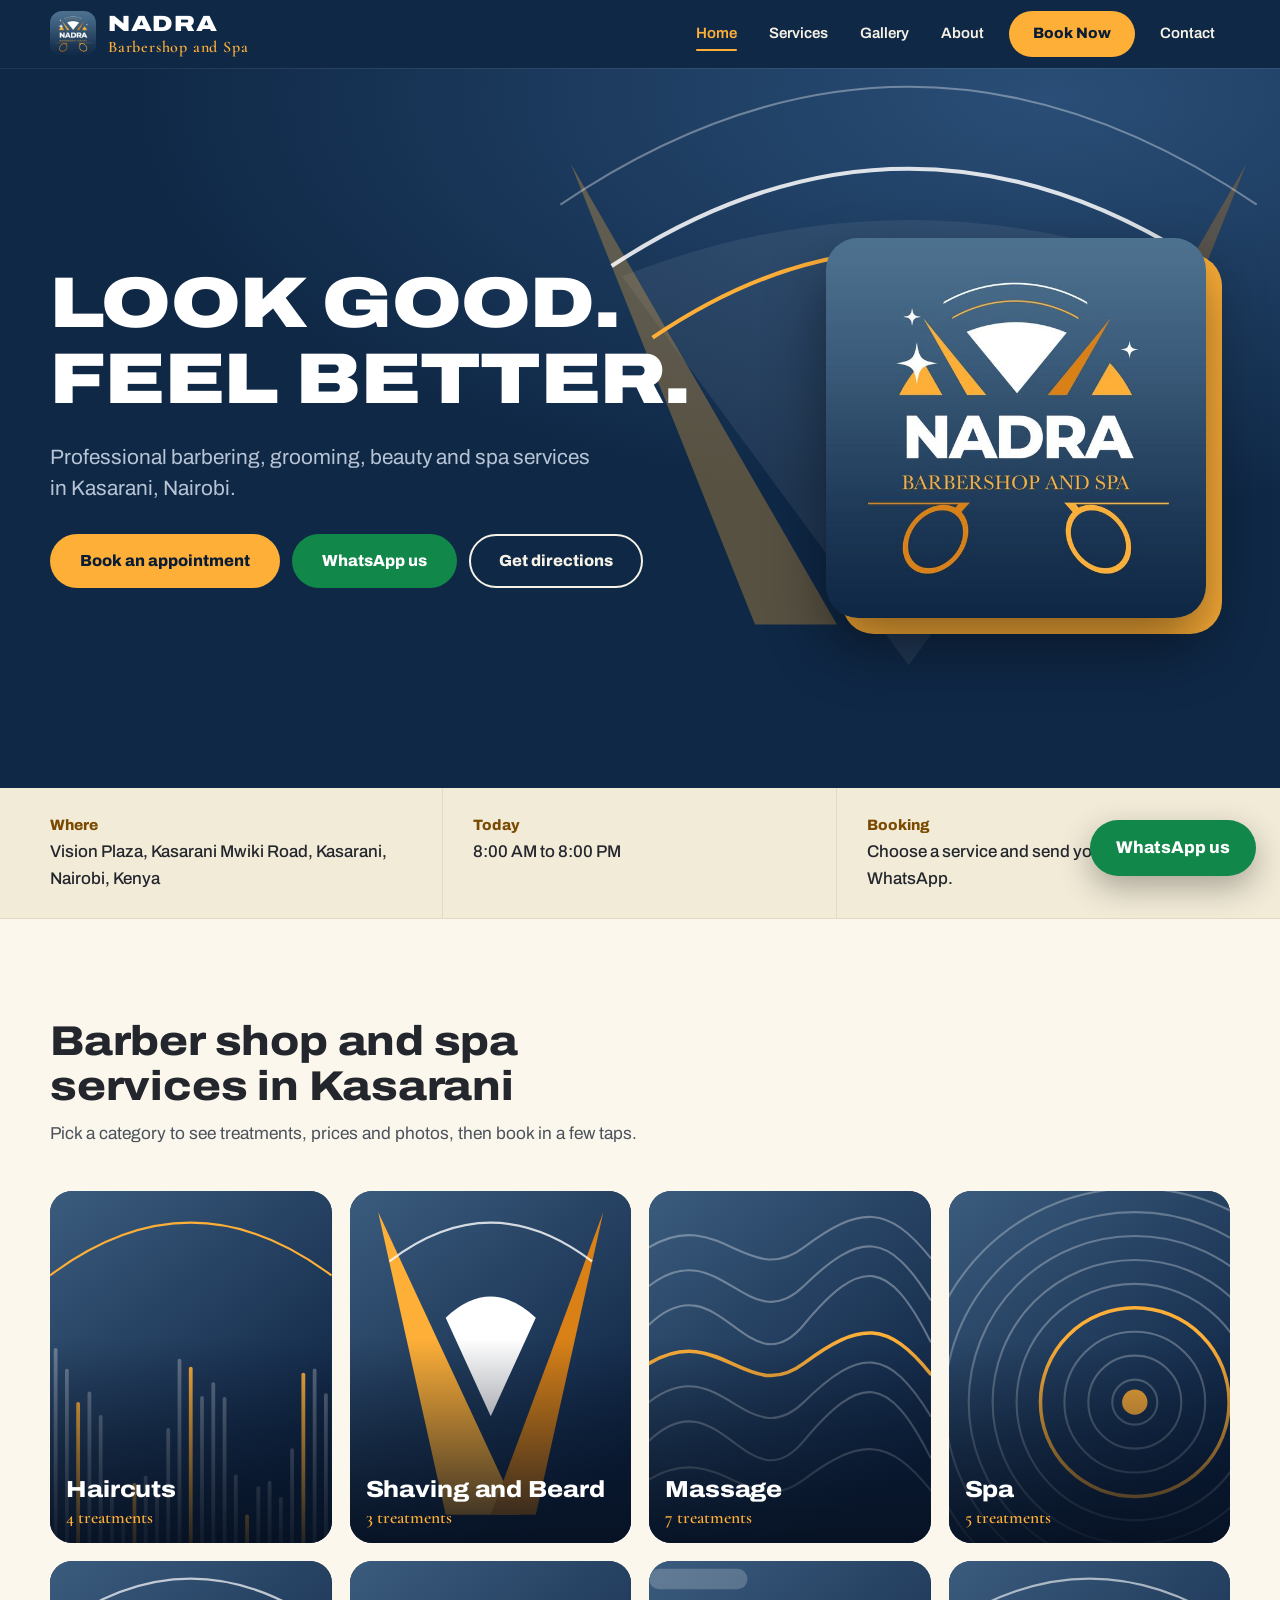
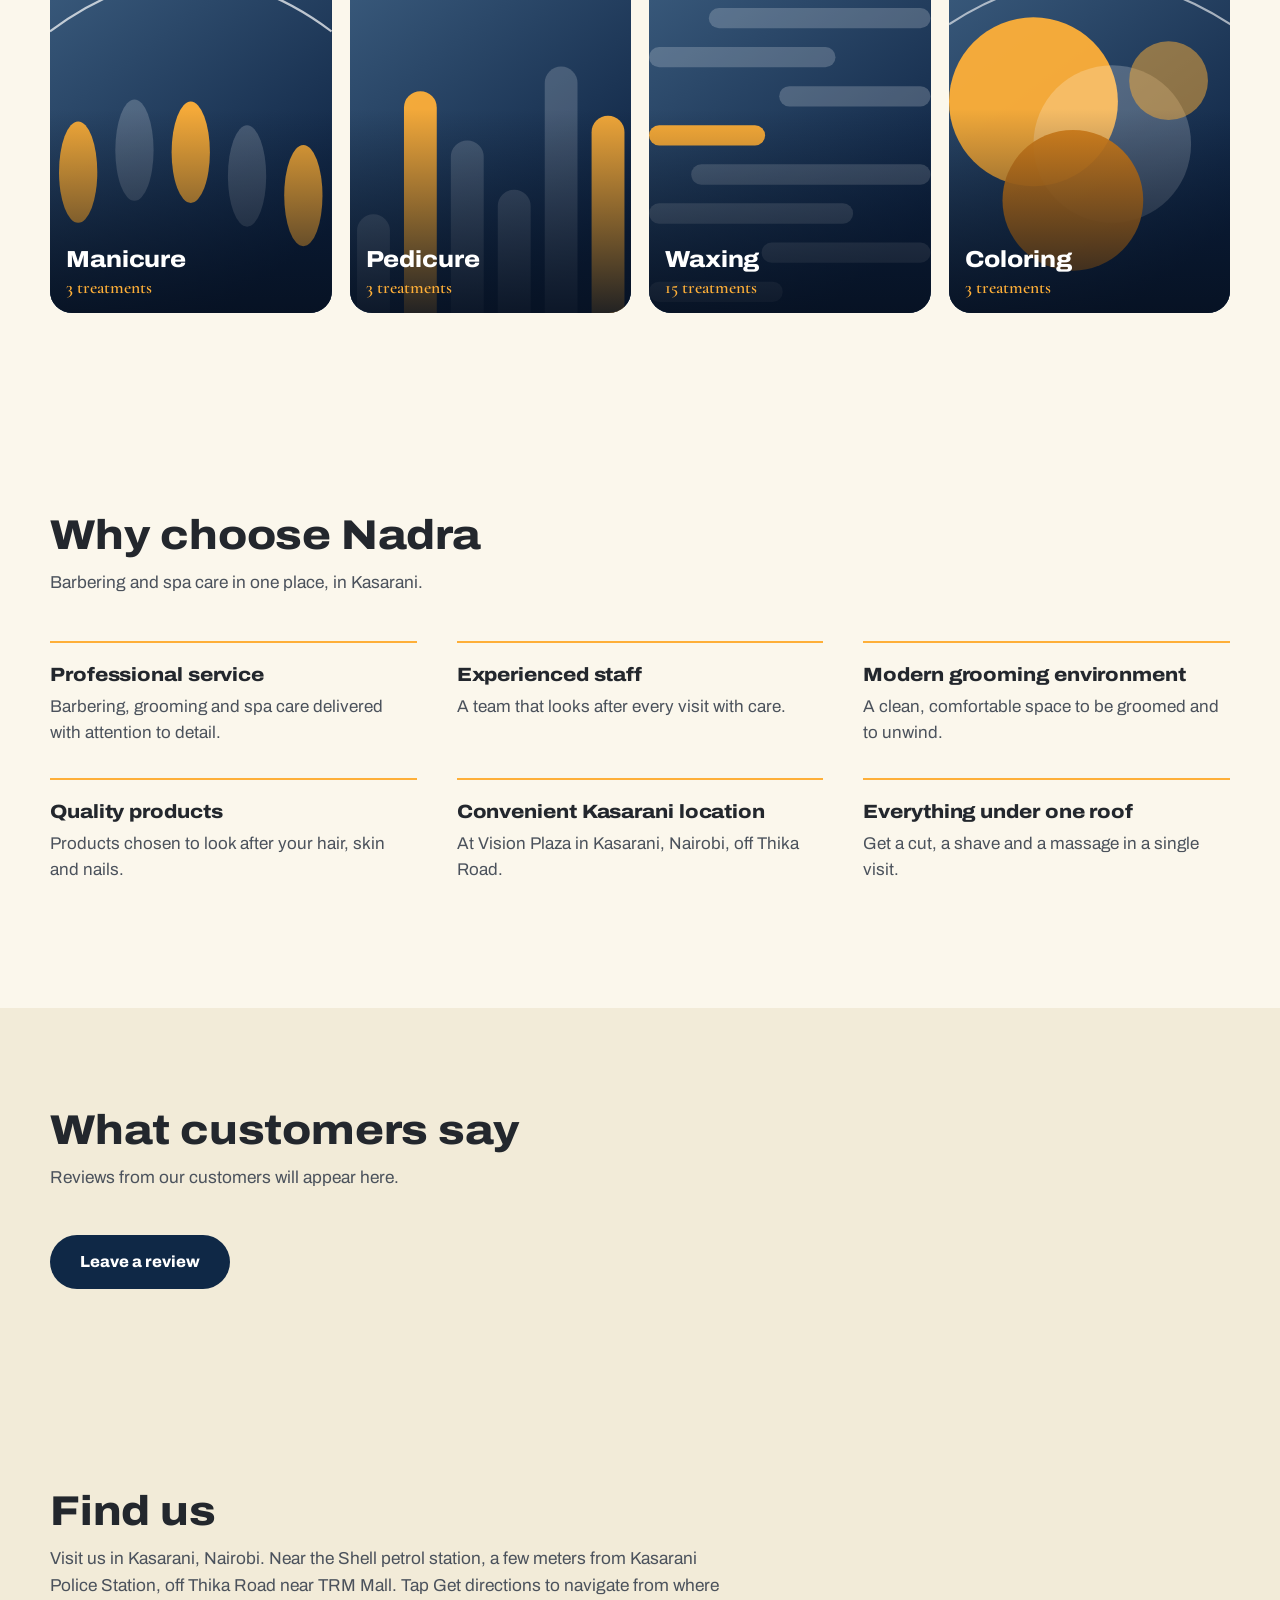
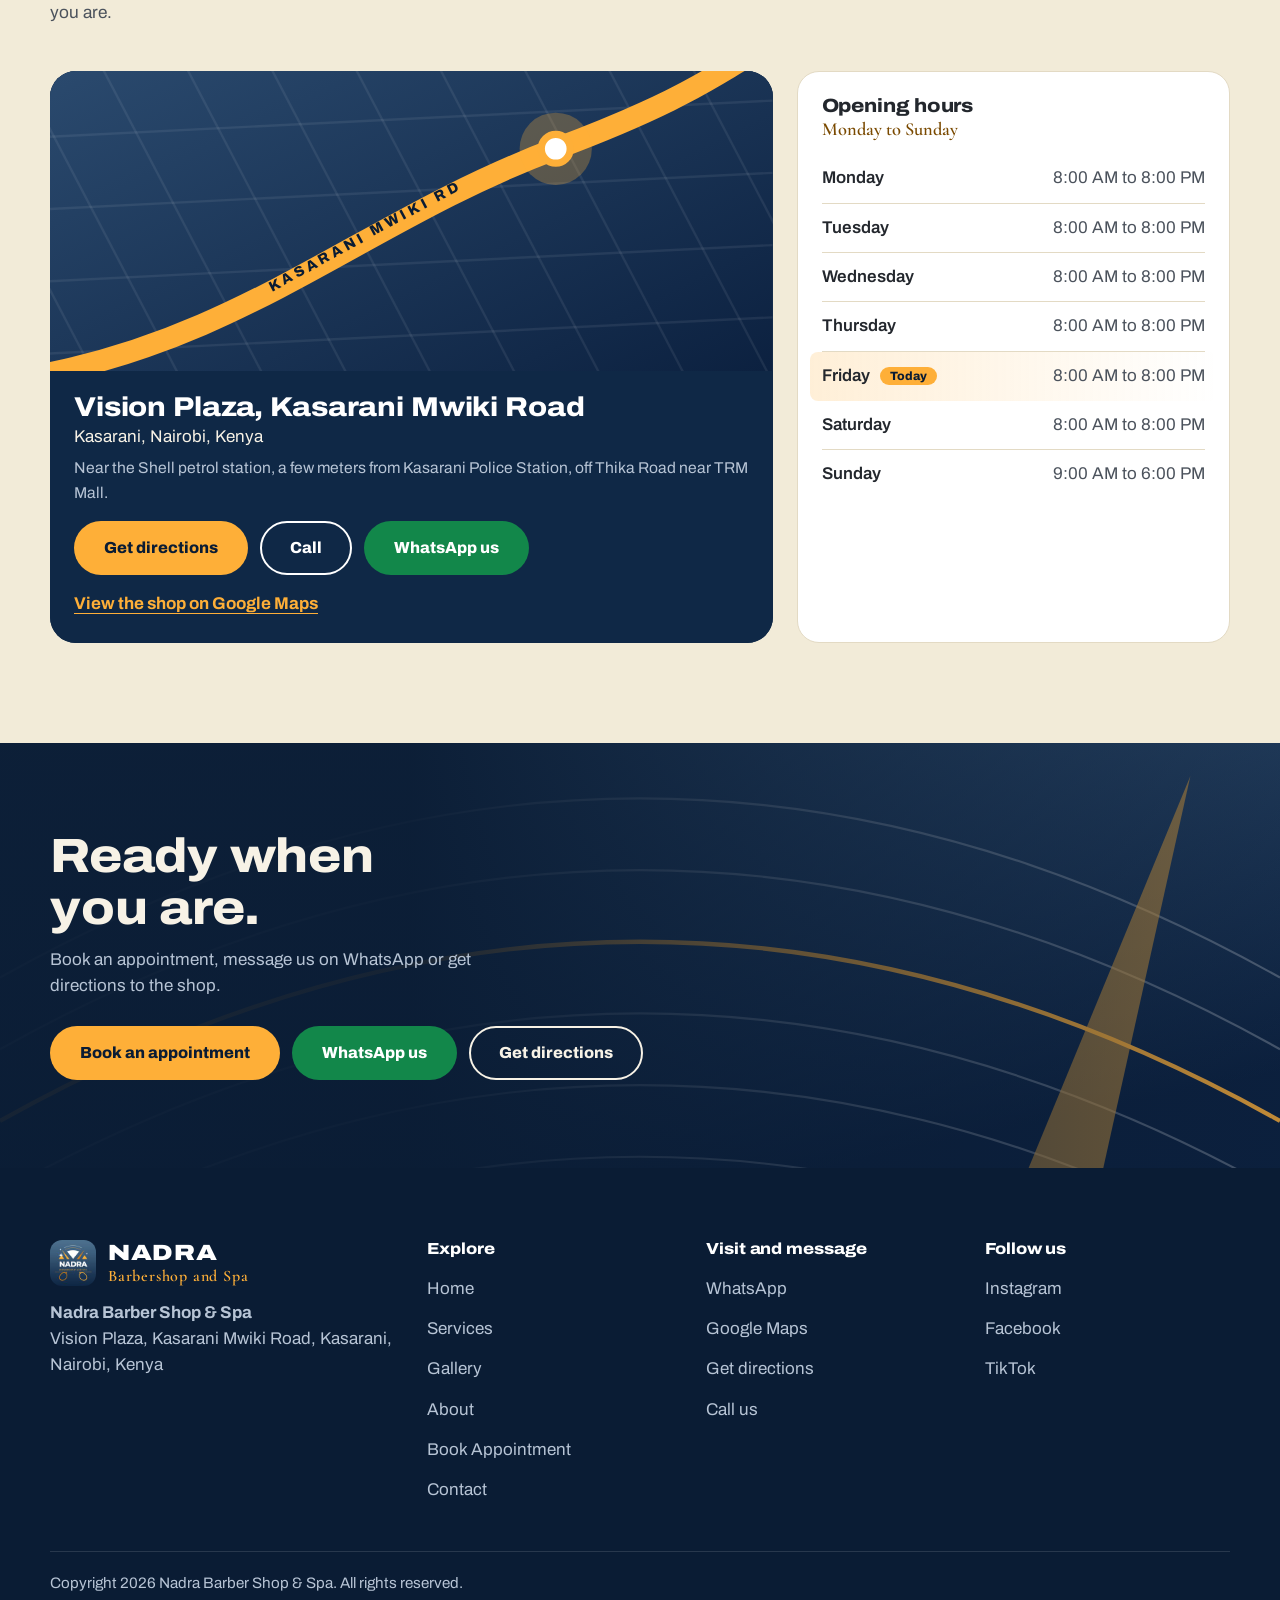
<file: index.html>
<!doctype html>
<html lang="en">
<head>
<meta charset="utf-8">
<meta name="viewport" content="width=device-width, initial-scale=1, viewport-fit=cover">
<title>Nadra Barber Shop &amp; Spa - Barbershop and Spa in Kasarani, Thika Road, Nairobi</title>
<meta name="description" content="Barbershop and spa in Kasarani, Nairobi, off Thika Road near TRM Mall. Haircuts, shaving, massage, spa, nails, waxing and coloring. Book on WhatsApp.">
<meta name="robots" content="index, follow">
<meta name="theme-color" content="#0F2846">
<meta property="og:type" content="website">
<meta property="og:title" content="Nadra Barber Shop &amp; Spa - Barbershop and Spa in Kasarani, Thika Road, Nairobi">
<meta property="og:description" content="Barbershop and spa in Kasarani, Nairobi, off Thika Road near TRM Mall. Haircuts, shaving, massage, spa, nails, waxing and coloring. Book on WhatsApp.">
<meta property="og:locale" content="en_KE">
<meta name="twitter:card" content="summary">
<link rel="canonical" href="https://nadrabarbershop.co.ke/">
<meta property="og:url" content="https://nadrabarbershop.co.ke/">
<meta property="og:image" content="https://nadrabarbershop.co.ke/logo.jpg">
<link rel="icon" href="[data-uri]">
<link rel="preconnect" href="https://fonts.googleapis.com">
<link rel="preconnect" href="https://fonts.gstatic.com" crossorigin>
<link rel="stylesheet" href="https://fonts.googleapis.com/css2?family=Archivo:wdth,wght@62..125,100..900&family=Cormorant+Garamond:wght@500;600&display=swap">
<script type="application/ld+json">{"@context":"https://schema.org","@type":"BarberShop","name":"Nadra Barber Shop & Spa","description":"Barbershop and spa in Kasarani, Nairobi, off Thika Road near TRM Mall. Haircuts, shaving, massage, spa, nails, waxing and coloring. Book on WhatsApp.","address":{"@type":"PostalAddress","streetAddress":"Vision Plaza, Kasarani Mwiki Road","addressLocality":"Kasarani","addressRegion":"Nairobi","addressCountry":"KE"},"areaServed":"Kasarani, Nairobi","geo":{"@type":"GeoCoordinates","latitude":-1.2186343,"longitude":36.8950979},"hasMap":"https://www.google.com/maps?cid=11395040506207071749","url":"https://nadrabarbershop.co.ke/","image":"https://nadrabarbershop.co.ke/logo.jpg","telephone":"0762 606 079","sameAs":["https://www.instagram.com/nadrabarbershop/","https://www.facebook.com/p/Nadra-Barbershop-100088178003343/","https://www.tiktok.com/@nadrabarbershop"],"openingHoursSpecification":[{"@type":"OpeningHoursSpecification","dayOfWeek":"Monday","opens":"08:00","closes":"20:00"},{"@type":"OpeningHoursSpecification","dayOfWeek":"Tuesday","opens":"08:00","closes":"20:00"},{"@type":"OpeningHoursSpecification","dayOfWeek":"Wednesday","opens":"08:00","closes":"20:00"},{"@type":"OpeningHoursSpecification","dayOfWeek":"Thursday","opens":"08:00","closes":"20:00"},{"@type":"OpeningHoursSpecification","dayOfWeek":"Friday","opens":"08:00","closes":"20:00"},{"@type":"OpeningHoursSpecification","dayOfWeek":"Saturday","opens":"08:00","closes":"20:00"},{"@type":"OpeningHoursSpecification","dayOfWeek":"Sunday","opens":"09:00","closes":"18:00"}],"hasOfferCatalog":{"@type":"OfferCatalog","name":"Services","itemListElement":[{"@type":"OfferCatalog","name":"Haircuts","itemListElement":[{"@type":"Offer","itemOffered":{"@type":"Service","name":"Normal barbering"}},{"@type":"Offer","itemOffered":{"@type":"Service","name":"Kids shave, below 9 years"}},{"@type":"Offer","itemOffered":{"@type":"Service","name":"Kids shave, 9 to 18 years"}},{"@type":"Offer","itemOffered":{"@type":"Service","name":"Dreadlocks retouching"}}]},{"@type":"OfferCatalog","name":"Shaving and Beard","itemListElement":[{"@type":"Offer","itemOffered":{"@type":"Service","name":"Hairline"}},{"@type":"Offer","itemOffered":{"@type":"Service","name":"Beard"}},{"@type":"Offer","itemOffered":{"@type":"Service","name":"Smooth shave"}}]},{"@type":"OfferCatalog","name":"Massage","itemListElement":[{"@type":"Offer","itemOffered":{"@type":"Service","name":"Swedish massage"}},{"@type":"Offer","itemOffered":{"@type":"Service","name":"Deep tissue massage"}},{"@type":"Offer","itemOffered":{"@type":"Service","name":"Aromatherapy massage"}},{"@type":"Offer","itemOffered":{"@type":"Service","name":"Hot stone massage"}},{"@type":"Offer","itemOffered":{"@type":"Service","name":"Head and shoulder massage"}},{"@type":"Offer","itemOffered":{"@type":"Service","name":"Back massage"}},{"@type":"Offer","itemOffered":{"@type":"Service","name":"Reflexology"}}]},{"@type":"OfferCatalog","name":"Spa","itemListElement":[{"@type":"Offer","itemOffered":{"@type":"Service","name":"Normal scrubbing"}},{"@type":"Offer","itemOffered":{"@type":"Service","name":"Mini facial"}},{"@type":"Offer","itemOffered":{"@type":"Service","name":"Deep cleansing facial"}},{"@type":"Offer","itemOffered":{"@type":"Service","name":"Basic facial"}},{"@type":"Offer","itemOffered":{"@type":"Service","name":"Body scrub"}}]},{"@type":"OfferCatalog","name":"Manicure","itemListElement":[{"@type":"Offer","itemOffered":{"@type":"Service","name":"Manicure"}},{"@type":"Offer","itemOffered":{"@type":"Service","name":"Manigel for ladies"}},{"@type":"Offer","itemOffered":{"@type":"Service","name":"Cut and file"}}]},{"@type":"OfferCatalog","name":"Pedicure","itemListElement":[{"@type":"Offer","itemOffered":{"@type":"Service","name":"Pedicure"}},{"@type":"Offer","itemOffered":{"@type":"Service","name":"Pedicure plus gel pedi"}},{"@type":"Offer","itemOffered":{"@type":"Service","name":"Nadra signature"}}]},{"@type":"OfferCatalog","name":"Waxing","itemListElement":[{"@type":"Offer","itemOffered":{"@type":"Service","name":"Brazilian"}},{"@type":"Offer","itemOffered":{"@type":"Service","name":"Underarm"}},{"@type":"Offer","itemOffered":{"@type":"Service","name":"Half leg"}},{"@type":"Offer","itemOffered":{"@type":"Service","name":"Full leg"}},{"@type":"Offer","itemOffered":{"@type":"Service","name":"Half arm"}},{"@type":"Offer","itemOffered":{"@type":"Service","name":"Full arm"}},{"@type":"Offer","itemOffered":{"@type":"Service","name":"Chest"}},{"@type":"Offer","itemOffered":{"@type":"Service","name":"Stomach"}},{"@type":"Offer","itemOffered":{"@type":"Service","name":"Stomach and chest"}},{"@type":"Offer","itemOffered":{"@type":"Service","name":"Bikini hairline"}},{"@type":"Offer","itemOffered":{"@type":"Service","name":"Hollywood"}},{"@type":"Offer","itemOffered":{"@type":"Service","name":"Upper lip"}},{"@type":"Offer","itemOffered":{"@type":"Service","name":"Lower lip"}},{"@type":"Offer","itemOffered":{"@type":"Service","name":"Eyebrows"}},{"@type":"Offer","itemOffered":{"@type":"Service","name":"Full face"}}]},{"@type":"OfferCatalog","name":"Coloring","itemListElement":[{"@type":"Offer","itemOffered":{"@type":"Service","name":"Cream of Nature"}},{"@type":"Offer","itemOffered":{"@type":"Service","name":"Black shampoo"}},{"@type":"Offer","itemOffered":{"@type":"Service","name":"Bigen"}}]}]}}</script>
<style id="app-css">:root{
  --f-d:"Archivo","Arial Black","Helvetica Neue",Arial,sans-serif;
  --f-b:"Archivo","Helvetica Neue",Arial,sans-serif;
  --f-s:"Cormorant Garamond",Georgia,"Times New Roman",serif;
  --navy:#0F2846;--navy-2:#193250;--navy-3:#2F4C6A;--deep:#0A1C34;
  --mustard:#FEAF38;--mustard-2:#D98117;--mustard-ink:#7A4A00;
  --bg:#FBF7EC;--bg-2:#F2EBD8;--card:#FFFFFF;--ink:#23272D;--ink-2:#4B525C;--line:#E3DAC4;--line-2:#C9BC9C;
  --dark:#0F2846;--on-dark:#F7F2E6;--on-dark-2:#B7C4D5;
  --wa:#12874A;--wa-2:#0E6F3C;--focus:#0F2846;--err:#B3261E;--ok:#0E6F3C;--sel-bg:#0F2846;--sel-ink:#FFFFFF;
  box-sizing:border-box;padding-top:env(safe-area-inset-top,0px);padding-bottom:env(safe-area-inset-bottom,0px);
  color-scheme:light;
}
@media (prefers-color-scheme:dark){:root:not([data-theme="light"]){
  --navy:#1F3F6E;--bg:#0B1A31;--bg-2:#0F2340;--card:#132B4D;--ink:#F1ECDD;--ink-2:#B9C5D4;--line:#25406A;--line-2:#3A5A8A;
  --dark:#08152A;--deep:#050F20;--focus:#FEAF38;--mustard-ink:#FEAF38;--err:#FF8A80;--ok:#7FDCA6;--sel-bg:#FEAF38;--sel-ink:#0A1C34;color-scheme:dark}}
:root[data-theme="dark"]{
  --navy:#1F3F6E;--bg:#0B1A31;--bg-2:#0F2340;--card:#132B4D;--ink:#F1ECDD;--ink-2:#B9C5D4;--line:#25406A;--line-2:#3A5A8A;
  --dark:#08152A;--deep:#050F20;--focus:#FEAF38;--mustard-ink:#FEAF38;--err:#FF8A80;--ok:#7FDCA6;--sel-bg:#FEAF38;--sel-ink:#0A1C34;color-scheme:dark}

*,*::before,*::after{box-sizing:inherit}
html{-webkit-text-size-adjust:100%;scroll-padding-top:calc(env(safe-area-inset-top,0px) + 84px)}
html.lock{overflow:hidden}
body{margin:0;background:var(--bg);color:var(--ink);font:400 17px/1.55 var(--f-b);-webkit-font-smoothing:antialiased;padding-bottom:0}
img,svg,video{max-width:100%;display:block}
h1,h2,h3,h4,p,ul,ol,dl,dd,dt,figure{margin:0}
ul,ol{padding:0;list-style:none}
a{color:inherit}
button,input,select,textarea{font:inherit;color:inherit}
button{cursor:pointer}
[hidden]{display:none!important}
.sr{position:absolute;width:1px;height:1px;margin:-1px;padding:0;overflow:hidden;clip:rect(0 0 0 0);white-space:nowrap;border:0}
main:focus{outline:0}
:focus-visible{outline:3px solid var(--focus);outline-offset:3px;border-radius:6px}
.dark :focus-visible,.hdr :focus-visible,.dock :focus-visible,.mnav :focus-visible,.ftr :focus-visible{outline-color:var(--mustard)}
.wrap{width:min(100% - 40px,1180px);margin-inline:auto}
.narrow{width:min(100% - 40px,760px)}
.skip{position:absolute;left:12px;top:-60px;z-index:200;background:var(--mustard);color:var(--deep);padding:12px 18px;border-radius:10px;font-weight:800;text-decoration:none}
.skip:focus{top:12px}
.ns{padding:24px;font-family:var(--f-b)}

h1,h2,h3{font-family:var(--f-d);font-weight:800;font-stretch:112%;line-height:1.08;letter-spacing:-.005em}
h1{font-size:clamp(2rem,8vw,3.4rem);font-weight:900}
h2{font-size:clamp(1.65rem,5.6vw,2.6rem)}
h3{font-size:1.2rem}
.serif{font-family:var(--f-s);font-weight:600}

/* buttons */
.btn{display:inline-flex;align-items:center;justify-content:center;min-height:54px;padding:0 28px;border-radius:999px;border:2px solid transparent;font:800 16px/1 var(--f-b);text-decoration:none;text-align:center;cursor:pointer;transition:transform .15s,background-color .15s,box-shadow .15s,border-color .15s;-webkit-tap-highlight-color:transparent}
.btn:active{transform:scale(.98)}
.btn-primary{background:var(--mustard);color:var(--deep)}
.btn-primary:hover{background:#FFC25F;box-shadow:0 8px 22px rgba(254,175,56,.32)}
.btn-wa{background:var(--wa);color:#fff}
.btn-wa:hover{background:var(--wa-2)}
.btn-line{border-color:currentColor;background:transparent}
.btn-line:hover{background:rgba(255,255,255,.1)}
.btn-dark{background:var(--navy);color:#fff}
.btn-dark:hover{background:var(--navy-3)}
.btn-ghost{background:transparent;border-color:var(--line-2);color:var(--ink)}
.btn-ghost:hover{border-color:var(--ink)}
.btn-sm{min-height:46px;padding:0 20px;font-size:15px}
.btn[disabled]{opacity:.5;cursor:not-allowed}
.btn-row{display:flex;flex-wrap:wrap;gap:12px}
.link{color:var(--mustard-ink);font-weight:700;text-underline-offset:4px}

/* header */
.hdr{position:sticky;top:env(safe-area-inset-top,0px);z-index:60;background:var(--dark);color:var(--on-dark);box-shadow:0 1px 0 rgba(255,255,255,.08)}
.hdr-in{display:flex;align-items:center;justify-content:space-between;height:68px;gap:12px}
.brand{display:flex;align-items:center;gap:12px;text-decoration:none;color:#fff}
.brand img{width:46px;height:46px;border-radius:12px}
.brand-t{display:flex;flex-direction:column}
.brand-n{font:900 22px/1 var(--f-d);font-stretch:125%;letter-spacing:.03em;color:#fff}
.brand-s{font:600 16px/1 var(--f-s);color:var(--mustard);margin-top:4px;letter-spacing:.05em}
.nav{display:none}
.menu-btn{display:inline-flex;align-items:center;gap:10px;min-height:46px;padding:0 18px;border:2px solid rgba(255,255,255,.3);border-radius:999px;background:transparent;color:#fff;font-weight:700}
.burger{width:18px;height:12px;position:relative;display:block}
.burger i{position:absolute;left:0;right:0;height:2px;background:currentColor;border-radius:2px;transition:transform .25s,top .25s}
.burger i:first-child{top:1px}.burger i:last-child{top:9px}
.menu-btn[aria-expanded="true"] .burger i:first-child{top:5px;transform:rotate(45deg)}
.menu-btn[aria-expanded="true"] .burger i:last-child{top:5px;transform:rotate(-45deg)}
.mnav{position:fixed;left:0;right:0;bottom:0;top:calc(68px + env(safe-area-inset-top,0px));background:var(--deep);padding:18px 20px calc(24px + env(safe-area-inset-bottom,0px));overflow:auto;z-index:59;display:flex;flex-direction:column}
.ml{display:block;padding:15px 2px;font:800 clamp(1.6rem,7.4vw,2.3rem)/1.1 var(--f-d);font-stretch:112%;border-bottom:1px solid rgba(255,255,255,.1);text-decoration:none;color:#fff}
.ml[aria-current="page"]{color:var(--mustard)}
.ml.mbook{color:var(--mustard)}
.mn-cta{display:grid;gap:10px;padding-top:26px;margin-top:auto}
.nav ul{display:flex;align-items:center;gap:2px}
.nav a{display:inline-flex;align-items:center;min-height:46px;padding:0 15px;border-radius:999px;font-weight:600;font-size:15px;text-decoration:none;color:var(--on-dark);position:relative}
.nav a:hover{color:var(--mustard)}
.nav a[aria-current="page"]:not(.nav-book){color:var(--mustard)}
.nav a[aria-current="page"]:not(.nav-book)::after{content:"";position:absolute;left:15px;right:15px;bottom:6px;height:2px;background:var(--mustard);border-radius:2px}
.nav .nav-book{background:var(--mustard);color:var(--deep);font-weight:800;padding:0 24px;margin:0 8px}
.nav .nav-book:hover{background:#FFC25F;color:var(--deep)}
@media(min-width:980px){.nav{display:block}.menu-btn{display:none}.mnav{display:none}}

/* dark surfaces */
.dark{background:var(--dark);color:var(--on-dark)}

/* hero */
.hero{position:relative;overflow:hidden;isolation:isolate;background:radial-gradient(120% 95% at 82% 4%,#2A4E77 0%,var(--dark) 60%)}
.hero-bg{position:absolute;inset:0;width:100%;height:100%;object-fit:cover;z-index:-3;opacity:0;transition:opacity .7s}
.hero-bg.ld{opacity:.55}
.hero.has-media::after{content:"";position:absolute;inset:0;z-index:-2;background:linear-gradient(90deg,rgba(10,28,52,.94) 8%,rgba(10,28,52,.5))}
.hero-art{position:absolute;right:-42%;top:6%;width:min(140vw,900px);height:auto;z-index:-1;pointer-events:none;opacity:.6}
.arc{stroke-dasharray:1400;stroke-dashoffset:1400;animation:draw 2.4s .25s cubic-bezier(.3,.6,.2,1) forwards}
@keyframes draw{to{stroke-dashoffset:0}}
.hero-in{display:grid;gap:40px;padding:40px 0 60px;align-items:center}
.hero-h{font-size:clamp(1.9rem,9.3vw,3.4rem);font-weight:900;font-stretch:120%;line-height:.96;letter-spacing:-.01em;text-transform:uppercase;color:#fff;overflow-wrap:break-word}
.hl{display:block;overflow:hidden;padding:.02em 0 .08em}
.hl>span{display:block;transform:translateY(110%);animation:rise .95s cubic-bezier(.2,.8,.2,1) forwards;animation-delay:var(--d,0ms)}
@keyframes rise{to{transform:none}}
.hero-p{margin-top:22px;max-width:34rem;font-size:clamp(1.08rem,4.5vw,1.3rem);line-height:1.5;color:var(--on-dark-2)}
.hero-cta{display:grid;gap:12px;margin-top:30px}
.hero-card{position:relative;isolation:isolate;width:min(62vw,290px);justify-self:center}
.hero-card::before{content:"";position:absolute;inset:16px -16px -16px 16px;border-radius:32px;background:var(--mustard);z-index:-1}
.hero-card img{width:100%;height:auto;aspect-ratio:1;border-radius:32px;box-shadow:0 28px 60px rgba(0,0,0,.45)}
@media(min-width:560px){.hero-cta{display:flex;flex-wrap:wrap}}
@media(min-width:900px){
  .hero-in{grid-template-columns:1.25fr .75fr;min-height:min(82vh,720px);padding:64px 0}
  .hero-h{font-size:clamp(2.6rem,5.6vw,4.6rem)}
  .hero-card{width:min(100%,380px)}
  .hero-art{right:-3%;top:-8%;width:min(64vw,860px);opacity:1}
}

/* strip */
.strip{background:var(--bg-2);border-bottom:1px solid var(--line)}
.strip-in>div{padding:18px 0;border-bottom:1px solid var(--line)}
.strip-in>div:last-child{border-bottom:0}
.st-k{font-weight:800;font-size:15px;color:var(--mustard-ink)}
.st-v{font-size:1.06rem;font-weight:500;margin-top:2px}
@media(min-width:800px){
  .strip-in{display:grid;grid-template-columns:repeat(3,1fr)}
  .strip-in>div{padding:26px 30px;border-bottom:0;border-right:1px solid var(--line)}
  .strip-in>div:first-child{padding-left:0}
  .strip-in>div:last-child{border-right:0}
}

/* sections */
.sec{padding:clamp(52px,9vw,100px) 0}
.sec-alt{background:var(--bg-2)}
.sec-h{max-width:42rem;margin-bottom:clamp(26px,5vw,44px)}
.sec-h p{margin-top:12px;color:var(--ink-2);font-size:1.08rem}
.more{margin-top:28px}

/* category cards */
.cats{display:grid;grid-template-columns:repeat(2,1fr);gap:12px}
@media(min-width:760px){.cats{grid-template-columns:repeat(4,1fr);gap:18px}}
.cat{position:relative;display:block;aspect-ratio:4/5;border-radius:22px;overflow:hidden;text-decoration:none;color:#fff;isolation:isolate;background:var(--navy-2)}
.cat-art{position:absolute;inset:0;transition:transform .7s cubic-bezier(.2,.7,.2,1)}
.cat-art>svg,.cat-art>img{position:absolute;inset:0;width:100%;height:100%;object-fit:cover}
.cat-art>img{opacity:0;transition:opacity .4s}.cat-art>img.ld{opacity:1}
.cat:hover .cat-art{transform:scale(1.05)}
.cat::after{content:"";position:absolute;inset:0;background:linear-gradient(180deg,transparent 42%,rgba(6,16,32,.88));z-index:1}
.cat-t{position:absolute;left:16px;right:14px;bottom:16px;z-index:2}
.cat-t h3{font-size:clamp(1.02rem,4.5vw,1.45rem);color:#fff;overflow-wrap:break-word}
.cat-t p{font:600 1.1rem/1.1 var(--f-s);color:var(--mustard);margin-top:6px}

/* why */
.why-i{padding:22px 0 24px;border-top:2px solid var(--mustard)}
.why-i p{margin-top:8px;color:var(--ink-2)}
@media(min-width:760px){.why{display:grid;grid-template-columns:repeat(3,1fr);gap:8px 40px}}

/* gallery */
.chips{display:flex;flex-wrap:wrap;gap:8px}
.chip{min-height:48px;padding:0 20px;border-radius:999px;border:2px solid var(--line-2);background:var(--card);font-weight:700;font-size:15px;transition:background-color .15s,border-color .15s,color .15s}
.chip:hover{border-color:var(--ink)}
.chip[aria-pressed="true"]{background:var(--sel-bg);border-color:var(--sel-bg);color:var(--sel-ink)}
.gal{columns:2;column-gap:12px}
#gal{margin-top:24px}
@media(min-width:760px){.gal{columns:3;column-gap:16px}}
@media(min-width:1100px){.gal{columns:4}}
.tile{position:relative;display:block;width:100%;margin:0 0 12px;padding:0;border:0;border-radius:14px;overflow:hidden;background:linear-gradient(160deg,var(--navy-3),var(--navy));break-inside:avoid;color:#fff;text-align:left}
@media(min-width:760px){.tile{margin-bottom:16px}}
.tile img{position:absolute;inset:0;width:100%;height:100%;object-fit:cover;opacity:0;transition:opacity .4s,transform .6s}
.tile img.ld{opacity:1}
.tile:hover img{transform:scale(1.04)}
.tile-play{position:absolute;left:12px;bottom:12px;padding:9px 18px;border-radius:999px;background:var(--mustard);color:var(--deep);font-weight:800;font-size:14px}
.tile-cap{position:absolute;left:0;right:0;top:0;padding:26px 14px 10px;font-size:14px;font-weight:600;background:linear-gradient(180deg,rgba(6,16,32,.7),transparent);opacity:0;transition:opacity .2s}
.tile:hover .tile-cap,.tile:focus-visible .tile-cap{opacity:1}
.empty{padding:34px 24px;border:2px dashed var(--line-2);border-radius:18px;color:var(--ink-2);text-align:center}
.empty p+p{margin-top:8px}
.empty .btn-row{justify-content:center;margin-top:18px}

/* page head */
.phead{position:relative;overflow:hidden;isolation:isolate;padding:38px 0 clamp(36px,7vw,64px)}
.phead>svg{position:absolute;inset:0;width:100%;height:100%;z-index:-1;object-fit:cover}
.phead::after{content:"";position:absolute;inset:0;z-index:-1;background:linear-gradient(90deg,rgba(10,28,52,.9) 20%,rgba(10,28,52,.35))}
.phead .back{display:inline-block;margin-bottom:18px;font-weight:700;color:var(--mustard);text-underline-offset:4px}
.phead p.lead{margin-top:14px;max-width:38rem;font-size:clamp(1.05rem,4.2vw,1.25rem);color:var(--on-dark-2)}
.phead .btn-row{margin-top:26px}

/* treatment menu */
.menu li{padding:24px 0;border-bottom:1px solid var(--line)}
.menu li:first-child{border-top:1px solid var(--line)}
.tr-top{display:flex;align-items:baseline;gap:12px}
.tr-name{font-size:clamp(1.15rem,4.6vw,1.5rem)}
.tr-lead{flex:1;min-width:14px;border-bottom:2px dotted var(--line-2);transform:translateY(-5px)}
.tr-price{font:800 1.1rem/1.1 var(--f-d);white-space:nowrap}
.tr-price.ask{font:600 1.3rem/1.1 var(--f-s);color:var(--mustard-ink)}
.tr-desc{margin-top:8px;color:var(--ink-2);max-width:44rem}
.tr-meta{margin-top:6px;font-weight:700;font-size:.95rem;color:var(--mustard-ink)}
.tr-act{display:flex;flex-wrap:wrap;gap:10px;margin-top:16px}
@media(min-width:760px){
  .menu li{display:grid;grid-template-columns:1fr auto;column-gap:32px;align-items:center;padding:18px 0}
  .menu li .tr-act{grid-column:2;grid-row:1 / span 3;margin-top:0}
}
.others{margin-top:clamp(40px,7vw,64px)}
.others h2{font-size:1.4rem;margin-bottom:14px}
.others a.chip{display:inline-flex;align-items:center;text-decoration:none}
.block-h{margin:clamp(40px,7vw,64px) 0 18px}

/* find us */
.find{display:grid;gap:18px}
@media(min-width:900px){.find{grid-template-columns:1.25fr .75fr;gap:24px}}
.mapc{position:relative;display:flex;flex-direction:column;border-radius:26px;overflow:hidden;color:#fff;background:var(--navy)}
.mapc-map{position:relative;flex:1;min-height:300px;isolation:isolate;background:var(--navy-2)}
.mapc-map>svg{position:absolute;inset:0;width:100%;height:100%}
.mapf{position:absolute;inset:0;width:100%;height:100%;border:0;opacity:0;transition:opacity .5s}
.mapf.ok{opacity:1}
.mapf.bad{display:none}
.mapc-in{padding:22px 24px 26px;background:var(--navy)}
.mapc-in h3{font-size:clamp(1.25rem,5vw,1.7rem);color:#fff}
.mapc-in p{color:var(--on-dark);margin-top:2px}
.mapc-in .lm{color:var(--on-dark-2);font-size:.98rem;margin-top:6px}
.mapc .btn-row{margin-top:16px}
.mapc .vl{display:inline-block;margin-top:16px;color:var(--mustard);font-weight:700;text-underline-offset:4px}
.hours{background:var(--card);border:1px solid var(--line);border-radius:22px;padding:24px}
.hours h3{margin-bottom:2px}
.hours .sub{font:600 1.15rem var(--f-s);color:var(--mustard-ink);margin-bottom:14px}
.hours dl{display:grid;gap:0}
.hrow{display:flex;justify-content:space-between;gap:12px;padding:11px 0;border-bottom:1px solid var(--line)}
.hrow:last-child{border-bottom:0}
.hrow dt{font-weight:600}
.hrow dd{color:var(--ink-2);text-align:right}
.hrow.today{background:linear-gradient(90deg,rgba(254,175,56,.2),transparent);margin:0 -12px;padding:11px 12px;border-radius:8px;border-bottom-color:transparent}
.tg{margin-left:10px;padding:2px 10px;border-radius:999px;background:var(--mustard);color:var(--deep);font-weight:800;font-size:.75rem;vertical-align:middle}

/* reviews */
.revs{display:grid;gap:14px}
@media(min-width:760px){.revs{grid-template-columns:repeat(3,1fr);gap:18px}}
.rev{background:var(--card);border:1px solid var(--line);border-radius:20px;padding:22px;display:flex;flex-direction:column;gap:14px}
.rev blockquote{margin:0;font-size:1.05rem}
.rev-by{display:flex;align-items:center;gap:12px;margin-top:auto;font-weight:800}
.rev-by img{width:44px;height:44px;border-radius:50%;object-fit:cover}
.rate{display:inline-flex;gap:4px}
.rate i{display:block;width:22px;height:6px;border-radius:3px;background:var(--line-2)}
.rate i.on{background:var(--mustard)}
.rate-t{font-weight:700;font-size:.9rem;color:var(--ink-2);margin-left:8px}
.rev-cta{margin-top:26px}

/* cta band */
.band{position:relative;overflow:hidden;isolation:isolate;padding:clamp(52px,9vw,88px) 0}
.band>svg{position:absolute;inset:0;width:100%;height:100%;z-index:-1}
.band::after{content:"";position:absolute;inset:0;z-index:-1;background:linear-gradient(90deg,rgba(10,28,52,.95) 32%,rgba(10,28,52,.25))}
@media(max-width:700px){.band::after{background:rgba(10,28,52,.82)}}
.band h2{max-width:26rem;font-size:clamp(1.9rem,7vw,3rem)}
.band p{margin-top:12px;max-width:30rem;color:var(--on-dark-2)}
.band .btn-row{margin-top:26px}

/* footer */
.ftr{background:var(--deep);color:var(--on-dark);padding:clamp(44px,8vw,72px) 0 112px}
.is-admin .ftr{padding-bottom:28px}
@media(min-width:980px){.ftr{padding-bottom:28px}}
.ftr-grid{display:grid;gap:34px}
@media(min-width:800px){.ftr-grid{grid-template-columns:1.4fr 1fr 1fr 1fr}}
.ftr .brand{margin-bottom:14px}
.ftr p{color:var(--on-dark-2);max-width:24rem}
.ftr .fh{font:800 1rem var(--f-d);font-stretch:112%;margin:0 0 12px;color:#fff}
.ftr li a{display:inline-block;padding:7px 0;text-decoration:none;color:var(--on-dark-2)}
.ftr li a:hover{color:var(--mustard)}
.ftr .ftr-legal{max-width:none;margin-top:40px;padding-top:20px;border-top:1px solid rgba(255,255,255,.12);font-size:.95rem;color:var(--on-dark-2)}

/* dock and float */
.dock{position:fixed;left:0;right:0;bottom:0;z-index:70;display:grid;grid-auto-flow:column;grid-auto-columns:1fr;gap:8px;padding:10px 12px calc(10px + env(safe-area-inset-bottom,0px));background:var(--deep);box-shadow:0 -10px 30px rgba(0,0,0,.28)}
.dock a{display:flex;align-items:center;justify-content:center;min-height:50px;border-radius:14px;text-decoration:none;font-weight:800;font-size:14px;text-align:center;color:#fff;border:2px solid rgba(255,255,255,.28)}
.dock a.d-book{background:var(--mustard);border-color:var(--mustard);color:var(--deep);flex:1.2}
.dock a.d-wa{background:var(--wa);border-color:var(--wa)}
.lock .dock{display:none}
.wa-float{display:none}
@media(min-width:980px){
  .dock{display:none}
  .wa-float{display:inline-flex;position:fixed;right:24px;bottom:calc(24px + env(safe-area-inset-bottom,0px));z-index:70;min-height:56px;align-items:center;padding:0 26px;border-radius:999px;background:var(--wa);color:#fff;font-weight:800;text-decoration:none;box-shadow:0 12px 32px rgba(0,0,0,.3);transition:transform .15s,background-color .15s}
  .wa-float:hover{background:var(--wa-2);transform:translateY(-2px)}
}

/* booking */
.bk-sec{border:0;padding:0;margin:0 0 34px;min-width:0}
.bk-sec legend{font:800 1.3rem var(--f-d);font-stretch:112%;padding:0;margin-bottom:14px}
.bk-sec .hint{margin:-6px 0 14px;color:var(--ink-2);font-size:.98rem}
.opts{display:grid;gap:8px;margin-top:14px}
.opt{display:flex;justify-content:space-between;align-items:center;gap:14px;text-align:left;min-height:58px;padding:12px 18px;border:2px solid var(--line-2);border-radius:16px;background:var(--card);transition:border-color .15s,background-color .15s}
.opt:hover{border-color:var(--ink)}
.opt[aria-checked="true"]{border-color:var(--sel-bg);background:var(--sel-bg);color:var(--sel-ink)}
.opt b{font-weight:700}
.opt small{display:block;font-weight:500;font-size:.9rem;opacity:.8}
.opt span.pr{font-weight:800;white-space:nowrap;font-size:.95rem}
.days{display:flex;gap:8px;overflow-x:auto;padding:2px 2px 10px;margin:0 -2px;scroll-snap-type:x proximity}
.day{flex:0 0 auto;scroll-snap-align:start;min-width:82px;min-height:70px;display:grid;place-items:center;align-content:center;gap:2px;padding:8px 12px;border:2px solid var(--line-2);border-radius:16px;background:var(--card);font-weight:700;line-height:1.2}
.day small{font-weight:500;font-size:.82rem;opacity:.85}
.day[aria-pressed="true"]{background:var(--sel-bg);border-color:var(--sel-bg);color:var(--sel-ink)}
.day[disabled]{opacity:.45;cursor:not-allowed;text-decoration:line-through}
.slots{display:grid;grid-template-columns:repeat(3,1fr);gap:8px}
@media(min-width:560px){.slots{grid-template-columns:repeat(5,1fr)}}
.slot{min-height:50px;border:2px solid var(--line-2);border-radius:12px;background:var(--card);font-weight:700;font-size:15px}
.slot[aria-pressed="true"]{background:var(--sel-bg);border-color:var(--sel-bg);color:var(--sel-ink)}
.fld{display:grid;gap:6px;margin-bottom:16px}
.fld label{font-weight:700;font-size:.98rem}
.inp{width:100%;min-height:54px;padding:0 16px;border:2px solid var(--line-2);border-radius:12px;background:var(--card);font-size:17px}
textarea.inp{padding:12px 16px;min-height:130px;resize:vertical;line-height:1.5}
select.inp{padding-right:10px}
.inp:focus{border-color:var(--navy);outline:0;box-shadow:0 0 0 4px rgba(254,175,56,.45)}
.err{color:var(--err);font-weight:700;margin:6px 0 14px}
.err:empty{display:none}
.ticket{background:var(--card);border:1px solid var(--line);border-radius:24px;padding:clamp(22px,5vw,36px)}
.ticket dl{display:grid;gap:0;margin:20px 0}
.ticket dl>div{display:flex;justify-content:space-between;gap:16px;padding:12px 0;border-bottom:2px dotted var(--line-2)}
.ticket dt{color:var(--ink-2)}
.ticket dd{font-weight:700;text-align:right}
.msg{white-space:pre-wrap;background:var(--bg-2);border-radius:14px;padding:16px;font-size:.98rem;color:var(--ink-2);margin:0 0 20px}
.note{font-size:.95rem;color:var(--ink-2);margin-top:10px}

/* contact */
.cgrid{display:grid;gap:34px}
@media(min-width:900px){.cgrid{grid-template-columns:1fr 1fr;gap:56px}}
.clist{display:grid;gap:0;margin-bottom:28px}
.clist>div{padding:14px 0;border-bottom:1px solid var(--line)}
.clist dt{font-weight:800;font-size:.95rem;color:var(--mustard-ink)}
.clist dd{font-size:1.1rem;font-weight:500}
.clist a{text-underline-offset:4px}

/* lightbox, modal, toast */
.lb{position:fixed;inset:0;z-index:100;background:rgba(5,15,32,.97);display:grid;grid-template-rows:auto 1fr auto;padding:env(safe-area-inset-top,0px) 0 env(safe-area-inset-bottom,0px);color:#fff}
.lb-top{display:flex;justify-content:space-between;align-items:center;padding:12px 16px;gap:12px}
.lb-top span{font-weight:600;overflow:hidden;text-overflow:ellipsis;white-space:nowrap}
.lb-fig{display:grid;place-items:center;min-height:0;padding:0 12px}
.lb-fig img,.lb-fig video{max-height:100%;max-width:100%;width:auto;height:auto;object-fit:contain;border-radius:10px;background:#000}
.lb-nav{display:flex;justify-content:center;gap:12px;padding:14px 16px}
.lb .btn{min-height:48px;padding:0 24px}
.modal{position:fixed;inset:0;z-index:110;background:rgba(5,15,32,.7);display:grid;place-items:end center;padding:0}
@media(min-width:640px){.modal{place-items:center;padding:24px}}
.modal-b{width:100%;max-width:520px;max-height:92vh;overflow:auto;background:var(--bg);color:var(--ink);border-radius:24px 24px 0 0;padding:26px 22px calc(26px + env(safe-area-inset-bottom,0px))}
@media(min-width:640px){.modal-b{border-radius:24px}}
.modal-b h2{font-size:1.6rem;margin-bottom:6px}
.modal-b .btn-row{margin-top:8px}
.toast{position:fixed;left:50%;top:calc(80px + env(safe-area-inset-top,0px));transform:translateX(-50%);z-index:120;background:var(--mustard);color:var(--deep);font-weight:800;padding:14px 22px;border-radius:999px;box-shadow:0 12px 30px rgba(0,0,0,.3);max-width:calc(100% - 32px);text-align:center}
.toast.bad{background:var(--err);color:#fff}

/* admin */
.adm{padding:24px 0 80px}
.adm-bar{position:sticky;top:calc(68px + env(safe-area-inset-top,0px));z-index:40;background:var(--bg);padding:12px 0 10px;border-bottom:1px solid var(--line);margin-bottom:22px}
.adm-row{display:flex;flex-wrap:wrap;align-items:center;justify-content:space-between;gap:10px}
.adm-tabs{display:flex;gap:6px;overflow-x:auto;padding:2px 0 4px}
.adm-tabs .chip{flex:0 0 auto;min-height:44px}
.adm-st{font-weight:700;font-size:.95rem;color:var(--ink-2)}
.adm-st.dirty{color:var(--mustard-ink)}
.adm h1{font-size:clamp(1.6rem,5vw,2.2rem);margin-bottom:6px}
.adm h2{font-size:1.35rem;margin-bottom:10px}
.adm h3{font-size:1.1rem}
.panel{background:var(--card);border:1px solid var(--line);border-radius:20px;padding:20px;margin-bottom:18px}
.panel>h2:first-child,.panel>h3:first-child{margin-top:0}
.g2{display:grid;gap:0 18px}
@media(min-width:720px){.g2{grid-template-columns:1fr 1fr}}
.split{display:grid;gap:18px}
@media(min-width:900px){.split{grid-template-columns:260px 1fr;align-items:start}}
.cl{display:flex;flex-direction:column;gap:6px}
.cl button{text-align:left;min-height:48px;padding:0 16px;border:2px solid var(--line);border-radius:12px;background:var(--card);font-weight:700}
.cl button[aria-current="true"]{background:var(--sel-bg);border-color:var(--sel-bg);color:var(--sel-ink)}
.it{border:1px solid var(--line);border-radius:16px;padding:16px;margin-bottom:12px;background:var(--bg)}
.it-h{display:flex;justify-content:space-between;align-items:center;gap:10px;margin-bottom:10px;flex-wrap:wrap}
.acts{display:flex;flex-wrap:wrap;gap:8px}
.acts .btn{min-height:42px;padding:0 16px;font-size:14px}
.btn-danger{background:transparent;border-color:var(--err);color:var(--err)}
.btn-danger:hover{background:var(--err);color:#fff}
.chk{display:flex;align-items:center;gap:10px;min-height:44px;font-weight:600}
.chk input{width:22px;height:22px;accent-color:var(--navy)}
.status{display:flex;justify-content:space-between;gap:12px;padding:12px 0;border-bottom:1px solid var(--line);flex-wrap:wrap}
.status:last-child{border-bottom:0}
.status b.ok{color:var(--ok)}
.status b.todo{color:var(--err)}
.thumbs{display:grid;grid-template-columns:repeat(2,1fr);gap:12px}
@media(min-width:720px){.thumbs{grid-template-columns:repeat(3,1fr)}}
.th{border:1px solid var(--line);border-radius:14px;overflow:hidden;background:var(--bg)}
.th-i{position:relative;aspect-ratio:1;background:linear-gradient(160deg,var(--navy-3),var(--navy))}
.th-i img{position:absolute;inset:0;width:100%;height:100%;object-fit:cover}
.th-i span{position:absolute;left:8px;top:8px;background:var(--mustard);color:var(--deep);font-weight:800;font-size:12px;padding:3px 10px;border-radius:999px}
.th-b{padding:10px}
.th-b .inp{min-height:44px;font-size:15px;margin-bottom:8px}
.meter{height:10px;border-radius:5px;background:var(--line);overflow:hidden;margin:8px 0}
.meter i{display:block;height:100%;background:var(--mustard)}
.hed{display:grid;grid-template-columns:1fr 1fr;gap:8px 12px;align-items:center;padding:12px 0;border-bottom:1px solid var(--line)}
.hed .inp{min-height:48px}
@media(min-width:720px){.hed{grid-template-columns:120px 110px 1fr 1fr}}
.steps{list-style:decimal;padding-left:22px;display:grid;gap:6px}
.lockmsg{max-width:36rem;margin:60px auto;text-align:center}
.lockmsg p{margin:12px 0 24px;color:var(--ink-2)}

@media (prefers-reduced-motion:reduce){
  *,*::before,*::after{animation-duration:.001ms!important;animation-delay:0ms!important;transition-duration:.001ms!important;scroll-behavior:auto!important}
  .hl>span{transform:none}.arc{stroke-dashoffset:0}
}
</style>
</head>
<body>
<div id="app"></div>
<noscript><div class="ns"><h1>Nadra Barber Shop &amp; Spa</h1><p>Professional barbering, grooming, beauty and spa services in Kasarani, Nairobi.</p><p>Vision Plaza, Kasarani Mwiki Road, Kasarani, Nairobi, Kenya</p><h2>Haircuts</h2><p>Clean cuts and sharp finishes, tailored to your style.</p><ul><li>Normal barbering</li><li>Kids shave, below 9 years</li><li>Kids shave, 9 to 18 years</li><li>Dreadlocks retouching</li></ul><h2>Shaving and Beard</h2><p>Shaves, beard work and clean hairlines.</p><ul><li>Hairline</li><li>Beard</li><li>Smooth shave</li></ul><h2>Massage</h2><p>Time to unwind. Choose the massage that suits you.</p><ul><li>Swedish massage</li><li>Deep tissue massage</li><li>Aromatherapy massage</li><li>Hot stone massage</li><li>Head and shoulder massage</li><li>Back massage</li><li>Reflexology</li></ul><h2>Spa</h2><p>Scrubs and facials to refresh your skin.</p><ul><li>Normal scrubbing</li><li>Mini facial</li><li>Deep cleansing facial</li><li>Basic facial</li><li>Body scrub</li></ul><h2>Manicure</h2><p>Neat, well cared for hands.</p><ul><li>Manicure</li><li>Manigel for ladies</li><li>Cut and file</li></ul><h2>Pedicure</h2><p>Comfortable, well finished feet.</p><ul><li>Pedicure</li><li>Pedicure plus gel pedi</li><li>Nadra signature</li></ul><h2>Waxing</h2><p>Smooth results with careful waxing services.</p><ul><li>Brazilian</li><li>Underarm</li><li>Half leg</li><li>Full leg</li><li>Half arm</li><li>Full arm</li><li>Chest</li><li>Stomach</li><li>Stomach and chest</li><li>Bikini hairline</li><li>Hollywood</li><li>Upper lip</li><li>Lower lip</li><li>Eyebrows</li><li>Full face</li></ul><h2>Coloring</h2><p>Hair coloring to refresh your look.</p><ul><li>Cream of Nature</li><li>Black shampoo</li><li>Bigen</li></ul></div></noscript>
<script type="application/json" id="site-data">{"v":1,"settings":{"name":"Nadra Barber Shop & Spa","tagline":"LOOK GOOD. FEEL BETTER.","intro":"Professional barbering, grooming, beauty and spa services in Kasarani, Nairobi.","seoDescription":"Barbershop and spa in Kasarani, Nairobi, off Thika Road near TRM Mall. Haircuts, shaving, massage, spa, nails, waxing and coloring. Book on WhatsApp.","siteUrl":"https://nadrabarbershop.co.ke/","phone":"0762 606 079","whatsapp":"0762 606 079","email":"","address":"Vision Plaza, Kasarani Mwiki Road","area":"Kasarani, Nairobi, Kenya","landmark":"Near the Shell petrol station, a few meters from Kasarani Police Station, off Thika Road near TRM Mall.","mapQuery":"Nadra barbershop and Spa, Vision Plaza, Kasarani Mwiki Rd, Nairobi","lat":"-1.2186343","lng":"36.8950979","mapUrl":"https://www.google.com/maps?cid=11395040506207071749","mapEmbed":"","instagram":"https://www.instagram.com/nadrabarbershop/","facebook":"https://www.facebook.com/p/Nadra-Barbershop-100088178003343/","tiktok":"https://www.tiktok.com/@nadrabarbershop","youtube":"","googleReviewUrl":"","about":["Nadra Barber Shop & Spa is a barbershop and spa at Vision Plaza in Kasarani, Nairobi, off Thika Road near TRM Mall.","We bring barbering, grooming, massage, spa and beauty services together in one place, so you can get a haircut, a shave and a massage in a single visit."],"highlights":[{"title":"Professional service","text":"Barbering, grooming and spa care delivered with attention to detail."},{"title":"Experienced staff","text":"A team that looks after every visit with care."},{"title":"Modern grooming environment","text":"A clean, comfortable space to be groomed and to unwind."},{"title":"Quality products","text":"Products chosen to look after your hair, skin and nails."},{"title":"Convenient Kasarani location","text":"At Vision Plaza in Kasarani, Nairobi, off Thika Road."},{"title":"Everything under one roof","text":"Get a cut, a shave and a massage in a single visit."}],"hours":[{"day":"Monday","open":"08:00","close":"20:00","closed":false},{"day":"Tuesday","open":"08:00","close":"20:00","closed":false},{"day":"Wednesday","open":"08:00","close":"20:00","closed":false},{"day":"Thursday","open":"08:00","close":"20:00","closed":false},{"day":"Friday","open":"08:00","close":"20:00","closed":false},{"day":"Saturday","open":"08:00","close":"20:00","closed":false},{"day":"Sunday","open":"09:00","close":"18:00","closed":false}],"logoSm":"[data-uri]","logoLg":"[data-uri]"},"categories":[{"id":"haircuts","name":"Haircuts","blurb":"Clean cuts and sharp finishes, tailored to your style.","phrase":"a haircut","cover":"","hidden":false},{"id":"shaving","name":"Shaving and Beard","blurb":"Shaves, beard work and clean hairlines.","phrase":"a shave or beard service","cover":"","hidden":false},{"id":"massage","name":"Massage","blurb":"Time to unwind. Choose the massage that suits you.","phrase":"a massage","cover":"","hidden":false},{"id":"spa","name":"Spa","blurb":"Scrubs and facials to refresh your skin.","phrase":"a spa treatment","cover":"","hidden":false},{"id":"manicure","name":"Manicure","blurb":"Neat, well cared for hands.","phrase":"a manicure","cover":"","hidden":false},{"id":"pedicure","name":"Pedicure","blurb":"Comfortable, well finished feet.","phrase":"a pedicure","cover":"","hidden":false},{"id":"waxing","name":"Waxing","blurb":"Smooth results with careful waxing services.","phrase":"a waxing appointment","cover":"","hidden":false},{"id":"coloring","name":"Coloring","blurb":"Hair coloring to refresh your look.","phrase":"a hair coloring service","cover":"","hidden":false}],"services":[{"id":"svc-haircuts-normal-barbering","cat":"haircuts","name":"Normal barbering","desc":"For adults.","price":"500","duration":"","hidden":false},{"id":"svc-haircuts-kids-shave-below-9-years","cat":"haircuts","name":"Kids shave, below 9 years","desc":"For kids below 9 years.","price":"200","duration":"","hidden":false},{"id":"svc-haircuts-kids-shave-9-to-18-years","cat":"haircuts","name":"Kids shave, 9 to 18 years","desc":"For ages 9 to 18 years.","price":"300","duration":"","hidden":false},{"id":"svc-haircuts-dreadlocks-retouching","cat":"haircuts","name":"Dreadlocks retouching","desc":"","price":"1500","duration":"","hidden":false},{"id":"svc-shaving-hairline","cat":"shaving","name":"Hairline","desc":"","price":"300","duration":"","hidden":false},{"id":"svc-shaving-beard","cat":"shaving","name":"Beard","desc":"","price":"300","duration":"","hidden":false},{"id":"svc-shaving-smooth-shave","cat":"shaving","name":"Smooth shave","desc":"","price":"700","duration":"","hidden":false},{"id":"svc-massage-swedish-massage","cat":"massage","name":"Swedish massage","desc":"","price":"2500","duration":"","hidden":false},{"id":"svc-massage-deep-tissue-massage","cat":"massage","name":"Deep tissue massage","desc":"","price":"3500","duration":"","hidden":false},{"id":"svc-massage-aromatherapy-massage","cat":"massage","name":"Aromatherapy massage","desc":"","price":"4000","duration":"","hidden":false},{"id":"svc-massage-hot-stone-massage","cat":"massage","name":"Hot stone massage","desc":"","price":"5000","duration":"","hidden":false},{"id":"svc-massage-head-and-shoulder-massage","cat":"massage","name":"Head and shoulder massage","desc":"","price":"1000","duration":"","hidden":false},{"id":"svc-massage-back-massage","cat":"massage","name":"Back massage","desc":"","price":"1500","duration":"","hidden":false},{"id":"svc-massage-reflexology","cat":"massage","name":"Reflexology","desc":"","price":"2000","duration":"","hidden":false},{"id":"svc-spa-normal-scrubbing","cat":"spa","name":"Normal scrubbing","desc":"","price":"700","duration":"","hidden":false},{"id":"svc-spa-mini-facial","cat":"spa","name":"Mini facial","desc":"Skin touch. No mask and no steaming.","price":"1500","duration":"","hidden":false},{"id":"svc-spa-deep-cleansing-facial","cat":"spa","name":"Deep cleansing facial","desc":"Simple product deep cleansing with exfoliating and steaming.","price":"2000","duration":"","hidden":false},{"id":"svc-spa-basic-facial","cat":"spa","name":"Basic facial","desc":"Neutrogena facial with exfoliating mask and steaming.","price":"3000","duration":"","hidden":false},{"id":"svc-spa-body-scrub","cat":"spa","name":"Body scrub","desc":"","price":"3000","duration":"","hidden":false},{"id":"svc-manicure-manicure","cat":"manicure","name":"Manicure","desc":"","price":"800","duration":"","hidden":false},{"id":"svc-manicure-manigel-for-ladies","cat":"manicure","name":"Manigel for ladies","desc":"","price":"1200","duration":"","hidden":false},{"id":"svc-manicure-cut-and-file","cat":"manicure","name":"Cut and file","desc":"","price":"500","duration":"","hidden":false},{"id":"svc-pedicure-pedicure","cat":"pedicure","name":"Pedicure","desc":"","price":"1500","duration":"","hidden":false},{"id":"svc-pedicure-pedicure-plus-gel-pedi","cat":"pedicure","name":"Pedicure plus gel pedi","desc":"","price":"2000","duration":"","hidden":false},{"id":"svc-pedicure-nadra-signature","cat":"pedicure","name":"Nadra signature","desc":"Honey, cucumber, oranges and foil.","price":"2800","duration":"","hidden":false},{"id":"svc-waxing-brazilian","cat":"waxing","name":"Brazilian","desc":"","price":"1500","duration":"","hidden":false},{"id":"svc-waxing-underarm","cat":"waxing","name":"Underarm","desc":"","price":"800","duration":"","hidden":false},{"id":"svc-waxing-half-leg","cat":"waxing","name":"Half leg","desc":"","price":"1500","duration":"","hidden":false},{"id":"svc-waxing-full-leg","cat":"waxing","name":"Full leg","desc":"","price":"2000","duration":"","hidden":false},{"id":"svc-waxing-half-arm","cat":"waxing","name":"Half arm","desc":"","price":"800","duration":"","hidden":false},{"id":"svc-waxing-full-arm","cat":"waxing","name":"Full arm","desc":"","price":"1500","duration":"","hidden":false},{"id":"svc-waxing-chest","cat":"waxing","name":"Chest","desc":"","price":"1500","duration":"","hidden":false},{"id":"svc-waxing-stomach","cat":"waxing","name":"Stomach","desc":"","price":"1500","duration":"","hidden":false},{"id":"svc-waxing-stomach-and-chest","cat":"waxing","name":"Stomach and chest","desc":"","price":"2000","duration":"","hidden":false},{"id":"svc-waxing-bikini-hairline","cat":"waxing","name":"Bikini hairline","desc":"Women only.","price":"1000","duration":"","hidden":false},{"id":"svc-waxing-hollywood","cat":"waxing","name":"Hollywood","desc":"","price":"4500","duration":"","hidden":false},{"id":"svc-waxing-upper-lip","cat":"waxing","name":"Upper lip","desc":"","price":"300","duration":"","hidden":false},{"id":"svc-waxing-lower-lip","cat":"waxing","name":"Lower lip","desc":"","price":"300","duration":"","hidden":false},{"id":"svc-waxing-eyebrows","cat":"waxing","name":"Eyebrows","desc":"","price":"500","duration":"","hidden":false},{"id":"svc-waxing-full-face","cat":"waxing","name":"Full face","desc":"","price":"1500","duration":"","hidden":false},{"id":"svc-coloring-cream-of-nature","cat":"coloring","name":"Cream of Nature","desc":"","price":"2000","duration":"","hidden":false},{"id":"svc-coloring-black-shampoo","cat":"coloring","name":"Black shampoo","desc":"","price":"1000","duration":"","hidden":false},{"id":"svc-coloring-bigen","cat":"coloring","name":"Bigen","desc":"","price":"1500","duration":"","hidden":false}],"media":[],"reviews":[]}</script>
<script id="app-js">function buildDocument(css, js, state, media) {
  var s = state.settings || {};
  var escA = function (v) {
    return String(v == null ? '' : v).replace(/&/g, '&amp;').replace(/</g, '&lt;').replace(/>/g, '&gt;').replace(/"/g, '&quot;');
  };
  var json = function (o) {
    return JSON.stringify(o).replace(/</g, '\\u003c').replace(/>/g, '\\u003e').replace(/\u2028/g, '\\u2028').replace(/\u2029/g, '\\u2029');
  };
  var cats = (state.categories || []).filter(function (c) { return !c.hidden; });
  var svcs = (state.services || []).filter(function (x) { return !x.hidden; });
  var place = [s.address, s.area].filter(Boolean).join(', ');
  var site = String(s.siteUrl || '').trim();
  if (site && !/\/$/.test(site)) site += '/';
  var areaParts = String(s.area || '').split(',').map(function (x) { return x.trim(); });
  var title = s.name + ' - Barbershop and Spa in Kasarani, Thika Road, Nairobi';
  var desc = s.seoDescription || ('Barbershop and spa in Kasarani, Nairobi, off Thika Road near TRM Mall. Haircuts, shaving, massage, spa, nails, waxing and coloring. Book on WhatsApp.');

  var ld = {
    '@context': 'https://schema.org',
    '@type': 'BarberShop',
    name: s.name,
    description: desc,
    address: {
      '@type': 'PostalAddress',
      streetAddress: s.address || '',
      addressLocality: areaParts[0] || 'Kasarani',
      addressRegion: areaParts[1] || 'Nairobi',
      addressCountry: 'KE'
    },
    areaServed: 'Kasarani, Nairobi'
  };
  if (/^-?\d+(\.\d+)?$/.test(String(s.lat || '').trim()) && /^-?\d+(\.\d+)?$/.test(String(s.lng || '').trim())) ld.geo = { '@type': 'GeoCoordinates', latitude: Number(s.lat), longitude: Number(s.lng) };
  if (s.mapUrl) ld.hasMap = s.mapUrl;
  if (site) { ld.url = site; ld.image = site + 'logo.jpg'; }
  if (s.phone) ld.telephone = s.phone;
  if (s.email) ld.email = s.email;
  var same = [s.instagram, s.facebook, s.tiktok, s.youtube].filter(function (u) { return u && !/\/search\//.test(u); });
  if (same.length) ld.sameAs = same;
  var hrs = (s.hours || []).map(function (h) {
    return h && !h.closed && h.open && h.close ? { '@type': 'OpeningHoursSpecification', dayOfWeek: h.day, opens: h.open, closes: h.close } : null;
  }).filter(Boolean);
  if (hrs.length) ld.openingHoursSpecification = hrs;
  ld.hasOfferCatalog = {
    '@type': 'OfferCatalog',
    name: 'Services',
    itemListElement: cats.map(function (c) {
      return {
        '@type': 'OfferCatalog',
        name: c.name,
        itemListElement: svcs.filter(function (x) { return x.cat === c.id; }).map(function (x) {
          return { '@type': 'Offer', itemOffered: { '@type': 'Service', name: x.name } };
        })
      };
    })
  };

  var ns = '<h1>' + escA(s.name) + '</h1><p>' + escA(s.intro || '') + '</p><p>' + escA(place) + '</p>' +
    cats.map(function (c) {
      return '<h2>' + escA(c.name) + '</h2><p>' + escA(c.blurb || '') + '</p><ul>' +
        svcs.filter(function (x) { return x.cat === c.id; }).map(function (x) { return '<li>' + escA(x.name) + '</li>'; }).join('') + '</ul>';
    }).join('');

  var fonts = 'https://fonts.googleapis.com/css2?family=Archivo:wdth,wght@62..125,100..900&family=Cormorant+Garamond:wght@500;600&display=swap';

  return '<!doctype html>\n<html lang="en">\n<head>\n<meta charset="utf-8">\n' +
    '<meta name="viewport" content="width=device-width, initial-scale=1, viewport-fit=cover">\n' +
    '<title>' + escA(title) + '</title>\n' +
    '<meta name="description" content="' + escA(desc) + '">\n' +
    '<meta name="robots" content="index, follow">\n' +
    '<meta name="theme-color" content="#0F2846">\n' +
    '<meta property="og:type" content="website">\n' +
    '<meta property="og:title" content="' + escA(title) + '">\n' +
    '<meta property="og:description" content="' + escA(desc) + '">\n' +
    '<meta property="og:locale" content="en_KE">\n' +
    '<meta name="twitter:card" content="summary">\n' +
    (site ? '<link rel="canonical" href="' + escA(site) + '">\n<meta property="og:url" content="' + escA(site) + '">\n<meta property="og:image" content="' + escA(site + 'logo.jpg') + '">\n' : '') +
    '<link rel="icon" href="' + escA(s.logoSm || '') + '">\n' +
    '<link rel="preconnect" href="https://fonts.googleapis.com">\n' +
    '<link rel="preconnect" href="https://fonts.gstatic.com" crossorigin>\n' +
    '<link rel="stylesheet" href="' + fonts + '">\n' +
    '<script type="application/ld+json">' + json(ld) + '<\/script>\n' +
    '<style id="app-css">' + css + '</style>\n</head>\n<body>\n' +
    '<div id="app"></div>\n' +
    '<noscript><div class="ns">' + ns + '</div></noscript>\n' +
    '<script type="application/json" id="site-data">' + json(state) + '<\/script>\n' +
    '<script id="app-js">' + js + '<\/script>\n' +
    '<script type="application/json" id="media-data">' + json(media || {}) + '<\/script>\n' +
    '</body>\n</html>';
}

var CRC_T = null;
function crc32(u8) {
  if (!CRC_T) {
    CRC_T = new Uint32Array(256);
    for (var n = 0; n < 256; n++) { var c = n; for (var k = 0; k < 8; k++) c = c & 1 ? 0xEDB88320 ^ (c >>> 1) : c >>> 1; CRC_T[n] = c >>> 0; }
  }
  var crc = 0xFFFFFFFF;
  for (var i = 0; i < u8.length; i++) crc = CRC_T[(crc ^ u8[i]) & 255] ^ (crc >>> 8);
  return (crc ^ 0xFFFFFFFF) >>> 0;
}
/* Minimal ZIP writer (no compression): files is [{name, data: Uint8Array}] */
function makeZip(files) {
  var enc = new TextEncoder(), now = new Date(), chunks = [], central = [], offset = 0;
  var dt = (now.getHours() << 11) | (now.getMinutes() << 5) | (now.getSeconds() >> 1);
  var dd = ((now.getFullYear() - 1980) << 9) | ((now.getMonth() + 1) << 5) | now.getDate();
  files.forEach(function (f) {
    var name = enc.encode(f.name), data = f.data, size = data.length, crc = crc32(data);
    var lh = new Uint8Array(30 + name.length), lv = new DataView(lh.buffer);
    lv.setUint32(0, 0x04034b50, true); lv.setUint16(4, 20, true); lv.setUint16(6, 0x0800, true); lv.setUint16(8, 0, true);
    lv.setUint16(10, dt, true); lv.setUint16(12, dd, true); lv.setUint32(14, crc, true); lv.setUint32(18, size, true); lv.setUint32(22, size, true);
    lv.setUint16(26, name.length, true); lv.setUint16(28, 0, true); lh.set(name, 30);
    var ch = new Uint8Array(46 + name.length), cv = new DataView(ch.buffer);
    cv.setUint32(0, 0x02014b50, true); cv.setUint16(4, 20, true); cv.setUint16(6, 20, true); cv.setUint16(8, 0x0800, true); cv.setUint16(10, 0, true);
    cv.setUint16(12, dt, true); cv.setUint16(14, dd, true); cv.setUint32(16, crc, true); cv.setUint32(20, size, true); cv.setUint32(24, size, true);
    cv.setUint16(28, name.length, true); cv.setUint32(42, offset, true); ch.set(name, 46);
    chunks.push(lh, data); central.push(ch); offset += lh.length + size;
  });
  var cdSize = 0; central.forEach(function (c) { cdSize += c.length; });
  var end = new Uint8Array(22), ev = new DataView(end.buffer);
  ev.setUint32(0, 0x06054b50, true); ev.setUint16(8, files.length, true); ev.setUint16(10, files.length, true); ev.setUint32(12, cdSize, true); ev.setUint32(16, offset, true);
  var all = chunks.concat(central, [end]), total = 0;
  all.forEach(function (c) { total += c.length; });
  var out = new Uint8Array(total), pos = 0;
  all.forEach(function (c) { out.set(c, pos); pos += c.length; });
  return out;
}
if (typeof module !== 'undefined' && module.exports) { module.exports = { buildDocument: buildDocument, makeZip: makeZip }; }

(function () {
"use strict";
/* ---------- core ---------- */
const DOC = document;
const $ = (s, r) => (r || DOC).querySelector(s);
const $$ = (s, r) => Array.from((r || DOC).querySelectorAll(s));
const ESC = { '&': '&amp;', '<': '&lt;', '>': '&gt;', '"': '&quot;', "'": '&#39;' };
const esc = v => String(v == null ? '' : v).replace(/[&<>"']/g, c => ESC[c]);
const uid = p => p + '-' + Math.random().toString(36).slice(2, 8);
const f = x => Math.round(x * 10) / 10;

const S = JSON.parse($('#site-data').textContent);
let MEDIA = {};
const STANDALONE = !(window.claude && typeof window.claude.use === 'function');
let ADMIN = STANDALONE, ART = null, DIRTY = false;
let R = { name: 'home', id: '', q: {} };
const LISTS = {};
const root = $('#app');

const cat = id => S.categories.find(c => c.id === id);
const pubCats = () => S.categories.filter(c => !c.hidden);
const pubSvcs = cid => S.services.filter(x => x.cat === cid && !x.hidden);
const mediaOf = cid => S.media.filter(m => m.cat === cid);
const galleryMedia = () => S.media.filter(m => m.cat !== '_hero' && (cat(m.cat) && !cat(m.cat).hidden));
const heroMedia = () => S.media.find(m => m.cat === '_hero');
const bn = () => S.settings.name;
const placeText = () => [S.settings.address, S.settings.area].filter(Boolean).join(', ');

/* ---------- phone, whatsapp, maps ---------- */
function normPhone(p) {
  let d = String(p || '').trim();
  if (!d) return '';
  const plus = d[0] === '+';
  d = d.replace(/\D/g, '');
  if (!d) return '';
  if (plus) return d;
  if (d.startsWith('00')) return d.slice(2);
  if (d[0] === '0') return '254' + d.slice(1);
  if (d.length === 9 && /^[17]/.test(d)) return '254' + d;
  return d;
}
const telHref = () => { const n = normPhone(S.settings.phone); return n ? 'tel:+' + n : ''; };
const waNumber = () => normPhone(S.settings.whatsapp);
const waUrl = msg => 'https://wa.me/' + waNumber() + '?text=' + encodeURIComponent(msg);
const mapsQuery = () => S.settings.mapQuery || [bn(), S.settings.address, S.settings.area].filter(Boolean).join(', ');
const hasGeo = () => /^-?\d+(\.\d+)?$/.test(String(S.settings.lat || '').trim()) && /^-?\d+(\.\d+)?$/.test(String(S.settings.lng || '').trim());
const geoText = () => String(S.settings.lat).trim() + ',' + String(S.settings.lng).trim();
const dirUrl = () => 'https://www.google.com/maps/dir/?api=1&destination=' + encodeURIComponent(hasGeo() ? geoText() : mapsQuery());
function mapEmbedSrc() {
  let u = String(S.settings.mapEmbed || '').trim();
  const m = u.match(/src\s*=\s*["']([^"']+)["']/i);
  if (m) u = m[1];
  u = u.replace(/&amp;/g, '&');
  if (/^https:\/\/(www\.)?google\.com\/maps\/embed/i.test(u)) return u;
  return 'https://www.google.com/maps?q=' + encodeURIComponent(hasGeo() ? geoText() : mapsQuery()) + (hasGeo() ? '&z=17' : '') + '&output=embed&hl=en';
}
const mapUrl = () => S.settings.mapUrl || ('https://www.google.com/maps/search/?api=1&query=' + encodeURIComponent(mapsQuery()));

const msgGeneral = () => `Hello ${bn()}, I would like to book an appointment. Please let me know the available times. Thank you.`;
const catPhrase = c => (c.phrase && c.phrase.trim()) || ('a ' + c.name.toLowerCase() + ' appointment');
const msgCat = c => `Hello ${bn()}, I would like to book ${catPhrase(c)}. Please share the available times.`;
const msgSvc = x => `Hello ${bn()}, I would like to book ${x.name}. Please share the available times.`;

/* ---------- price, duration, dates ---------- */
function fmtPrice(p) {
  p = String(p || '').trim();
  if (!p) return '';
  if (/^[\d,.\s]+$/.test(p)) {
    p = p.replace(/\s+/g, '');
    if (/^\d+$/.test(p)) p = p.replace(/\B(?=(\d{3})+(?!\d))/g, ',');
    return 'KES ' + p;
  }
  return p;
}
function fmtDur(d) {
  d = String(d || '').trim();
  if (!d) return '';
  return /^\d+$/.test(d) ? d + ' min' : d;
}
const MONTHS = ['January', 'February', 'March', 'April', 'May', 'June', 'July', 'August', 'September', 'October', 'November', 'December'];
const MON3 = MONTHS.map(m => m.slice(0, 3));
const WD = ['Sunday', 'Monday', 'Tuesday', 'Wednesday', 'Thursday', 'Friday', 'Saturday'];
const WD3 = WD.map(d => d.slice(0, 3));
const pad = n => (n < 10 ? '0' : '') + n;
const ymd = d => d.getFullYear() + '-' + pad(d.getMonth() + 1) + '-' + pad(d.getDate());
const fromYmd = s => { const p = String(s).split('-').map(Number); return new Date(p[0], p[1] - 1, p[2]); };
const hIdx = d => (d.getDay() + 6) % 7;
function t12(t) {
  if (!t) return '';
  const p = String(t).split(':').map(Number);
  return (((p[0] + 11) % 12) + 1) + ':' + pad(p[1] || 0) + ' ' + (p[0] >= 12 ? 'PM' : 'AM');
}
const dayLong = d => WD[d.getDay()] + ', ' + d.getDate() + ' ' + MONTHS[d.getMonth()];
const hoursText = h => h.closed ? 'Closed' : (h.open && h.close ? t12(h.open) + ' to ' + t12(h.close) : 'To be confirmed');
const hoursSet = () => S.settings.hours.some(h => h.closed || (h.open && h.close));

/* ---------- artwork ---------- */
const KINDS = { haircuts: 'comb', shaving: 'blade', massage: 'wave', spa: 'ripple', manicure: 'almond', pedicure: 'arch', waxing: 'strip', coloring: 'swatch', 'hair-beauty': 'fan' };
const catKind = c => KINDS[c.id] || 'fan';

function art(kind, W, H) {
  const M = '#FEAF38', D = '#D98117', gid = 'ag-' + kind + '-' + W;
  let o = '';
  const ln = (x1, y1, x2, y2, c, op, w) => `<line x1="${f(x1)}" y1="${f(y1)}" x2="${f(x2)}" y2="${f(y2)}" stroke="${c}" stroke-opacity="${op}" stroke-width="${f(w)}" stroke-linecap="round"/>`;
  const arc = (y0, y1, c, w, op) => `<path d="M0 ${f(H * y0)} Q${f(W / 2)} ${f(H * y1)} ${W} ${f(H * y0)}" fill="none" stroke="${c}" stroke-width="${w}" stroke-opacity="${op || 1}"/>`;
  if (kind === 'comb') {
    const n = Math.max(14, Math.round(W / 16)), g = W / n;
    for (let i = 0; i < n; i++) {
      const h = H * (0.3 + 0.2 * Math.sin(i * 0.55 + 1) + 0.08 * Math.cos(i * 1.7)), hot = i % 5 === 2;
      o += ln(g * (i + 0.5), H + 4, g * (i + 0.5), H - h, hot ? M : '#fff', hot ? 1 : 0.3, g * 0.34);
    }
    o += arc(0.24, -0.06, M, 3);
  } else if (kind === 'blade') {
    o += `<polygon points="${f(W * .10)},${f(H * .06)} ${f(W * .60)},${f(H * .92)} ${f(W * .34)},${f(H * .92)}" fill="${M}"/>`;
    o += `<polygon points="${f(W * .90)},${f(H * .06)} ${f(W * .50)},${f(H * .92)} ${f(W * .66)},${f(H * .92)}" fill="${D}"/>`;
    o += `<path d="M${f(W * .34)} ${f(H * .36)} Q${f(W * .5)} ${f(H * .24)} ${f(W * .66)} ${f(H * .36)} L${f(W * .5)} ${f(H * .64)} Z" fill="#fff"/>`;
    o += `<path d="M${f(W * .14)} ${f(H * .2)} Q${f(W * .5)} ${f(-H * .02)} ${f(W * .86)} ${f(H * .2)}" fill="none" stroke="#fff" stroke-width="3" stroke-opacity=".8"/>`;
  } else if (kind === 'wave') {
    for (let i = 0; i < 7; i++) {
      const y = H * (0.16 + i * 0.11), a = H * 0.06 * (1 + (i % 3) * 0.3), hot = i === 3;
      o += `<path d="M0 ${f(y)} C${f(W * .25)} ${f(y - a * 2)} ${f(W * .35)} ${f(y + a * 2)} ${f(W * .55)} ${f(y)} S${f(W * .85)} ${f(y - a * 2)} ${W} ${f(y + a * .5)}" fill="none" stroke="${hot ? M : '#fff'}" stroke-opacity="${hot ? 1 : .32}" stroke-width="${hot ? 5 : 3}" stroke-linecap="round"/>`;
    }
  } else if (kind === 'ripple') {
    const cx = W * .66, cy = H * .6, u = Math.min(W, H);
    for (let i = 0; i < 9; i++) {
      const hot = i === 3;
      o += `<circle cx="${f(cx)}" cy="${f(cy)}" r="${f(u * (0.08 + i * 0.085))}" fill="none" stroke="${hot ? M : '#fff'}" stroke-opacity="${hot ? 1 : .28}" stroke-width="${hot ? 5 : 3}"/>`;
    }
    o += `<circle cx="${f(cx)}" cy="${f(cy)}" r="${f(u * .045)}" fill="${M}"/>`;
  } else if (kind === 'almond') {
    const n = Math.max(5, Math.round(W / 78)), g = W / n;
    for (let i = 0; i < n; i++) {
      const cy = H * (0.6 - Math.sin(i * 1.1) * 0.07), rx = g * 0.34, ry = Math.min(H * .24, g * .9), hot = i % 2 === 0;
      o += `<ellipse cx="${f(g * (i + .5))}" cy="${f(cy)}" rx="${f(rx)}" ry="${f(ry)}" fill="${hot ? M : '#fff'}" fill-opacity="${hot ? .96 : .2}"/>`;
    }
    o += arc(0.2, -0.1, '#fff', 3, .7);
  } else if (kind === 'arch') {
    const n = Math.max(5, Math.round(W / 70)), g = W / n;
    for (let i = 0; i < n; i++) {
      const w = g * .7, x = g * i + g * .15, h = H * (0.28 + 0.42 * (((i * 5) % 7) / 6)), top = H - h + w / 2, hot = i % 4 === 1;
      o += `<path d="M${f(x)} ${H + 2} L${f(x)} ${f(top)} A${f(w / 2)} ${f(w / 2)} 0 0 1 ${f(x + w)} ${f(top)} L${f(x + w)} ${H + 2} Z" fill="${hot ? M : '#fff'}" fill-opacity="${hot ? .95 : .18}"/>`;
    }
  } else if (kind === 'swatch') {
    const u = Math.min(W, H);
    [[.30, .40, .30, M, .95], [.58, .52, .28, '#fff', .22], [.44, .68, .25, D, .92], [.78, .34, .14, M, .5]].forEach(a => {
      o += `<circle cx="${f(W * a[0])}" cy="${f(H * a[1])}" r="${f(u * a[2])}" fill="${a[3]}" fill-opacity="${a[4]}"/>`;
    });
    o += arc(0.18, -0.08, '#fff', 3, .6);
  } else if (kind === 'arcs') {
    for (let i = 0; i < 6; i++) {
      const hot = i === 2;
      o += arc(0.55 + i * 0.16, -0.25 + i * 0.16, hot ? M : '#fff', hot ? 4 : 2, hot ? 1 : .3);
    }
    o += `<polygon points="${f(W * .93)},${f(H * .1)} ${f(W * .8)},${f(H)} ${f(W * .86)},${f(H)}" fill="${M}" fill-opacity=".55"/>`;
  } else if (kind === 'strip') {
    const n = 9, g = H / n;
    for (let i = 0; i < n; i++) {
      const w = W * (0.35 + 0.5 * (((i * 7) % 9) / 8)), x = i % 2 ? W - w : 0, hot = i === 4;
      o += `<rect x="${f(x)}" y="${f(g * i + g * .2)}" width="${f(w)}" height="${f(g * .52)}" rx="${f(g * .26)}" fill="${hot ? M : '#fff'}" fill-opacity="${hot ? 1 : .2}"/>`;
    }
  } else {
    o += `<polygon points="${f(W * .10)},${f(H * .16)} ${f(W * .38)},${f(H * .70)} ${f(W * .25)},${f(H * .70)}" fill="${M}"/>`;
    o += `<polygon points="${f(W * .90)},${f(H * .16)} ${f(W * .62)},${f(H * .70)} ${f(W * .75)},${f(H * .70)}" fill="${D}"/>`;
    o += `<path d="M${f(W * .5)} ${f(H * .74)} L${f(W * .2)} ${f(H * .38)} Q${f(W * .5)} ${f(H * .24)} ${f(W * .8)} ${f(H * .38)} Z" fill="#fff"/>`;
    o += arc(0.2, 0.04, '#fff', 3, .85) + arc(0.27, 0.11, M, 3);
  }
  return `<svg class="art" viewBox="0 0 ${W} ${H}" preserveAspectRatio="xMidYMid slice" aria-hidden="true" focusable="false" xmlns="http://www.w3.org/2000/svg"><defs><linearGradient id="${gid}" x1="0" y1="0" x2=".6" y2="1"><stop offset="0" stop-color="#3B5C7E"/><stop offset="1" stop-color="#0C2140"/></linearGradient></defs><rect width="${W}" height="${H}" fill="url(#${gid})"/>${o}</svg>`;
}

function heroArt() {
  return `<svg class="hero-art" viewBox="0 0 800 800" aria-hidden="true" focusable="false" xmlns="http://www.w3.org/2000/svg">
<path d="M400 640 L120 260 Q400 150 680 260 Z" fill="#fff" fill-opacity=".07"/>
<polygon points="70,150 330,600 250,600" fill="#FEAF38" fill-opacity=".3"/>
<polygon points="730,150 470,600 550,600" fill="#D98117" fill-opacity=".3"/>
<path class="arc" d="M110 250 Q400 60 690 250" fill="none" stroke="#fff" stroke-width="4" stroke-opacity=".85"/>
<path class="arc" d="M150 320 Q400 150 650 320" fill="none" stroke="#FEAF38" stroke-width="4"/>
<path class="arc" d="M60 190 Q400 -40 740 190" fill="none" stroke="#fff" stroke-width="2" stroke-opacity=".35"/>
</svg>`;
}

function mapArt() {
  let g = '';
  for (let i = -2; i < 12; i++) g += `<line x1="${i * 70}" y1="0" x2="${i * 70 + 220}" y2="420" stroke="#fff" stroke-opacity=".07" stroke-width="2"/>`;
  for (let j = 0; j < 8; j++) g += `<line x1="0" y1="${j * 60 + 20}" x2="600" y2="${j * 60 - 10}" stroke="#fff" stroke-opacity=".07" stroke-width="2"/>`;
  return `<svg class="map" viewBox="0 0 600 420" preserveAspectRatio="xMidYMid slice" aria-hidden="true" focusable="false" xmlns="http://www.w3.org/2000/svg"><defs><linearGradient id="mg" x1="0" y1="0" x2=".7" y2="1"><stop offset="0" stop-color="#2F5075"/><stop offset="1" stop-color="#0C2140"/></linearGradient></defs><rect width="600" height="420" fill="url(#mg)"/>${g}<path id="road" d="M-20 340 C160 310 260 210 420 150 S560 70 640 50" fill="none" stroke="#FEAF38" stroke-width="18" stroke-linecap="round"/><text font-family="Archivo,Arial,sans-serif" font-size="12" font-weight="800" fill="#0A1C34" letter-spacing="3"><textPath href="#road" startOffset="30%">KASARANI MWIKI RD</textPath></text><circle cx="420" cy="150" r="30" fill="#FEAF38" fill-opacity=".28"/><circle cx="420" cy="150" r="12" fill="#fff" stroke="#FEAF38" stroke-width="6"/></svg>`;
}

/* ---------- small html builders ---------- */
const abtn = (cls, href, label, ext) => `<a class="btn ${cls}" href="${esc(href)}"${ext ? ' target="_blank" rel="noopener"' : ''}>${label}</a>`;
const waBtn = (msg, label, cls) => abtn('btn-wa ' + (cls || ''), waUrl(msg), label || 'WhatsApp us', true);
const dirBtn = (cls, label) => abtn(cls, dirUrl(), label || 'Get directions', true);
const callBtn = (cls, label) => telHref() ? abtn(cls, telHref(), label || 'Call us') : '';
const rating = n => `<span class="rate" role="img" aria-label="${n} out of 5">${[1, 2, 3, 4, 5].map(i => `<i class="${i <= n ? 'on' : ''}"></i>`).join('')}</span>`;

/* ---------- shell ---------- */
function header() {
  const s = S.settings;
  const L = [['home', '#/', 'Home'], ['services', '#/services', 'Services'], ['gallery', '#/gallery', 'Gallery'], ['about', '#/about', 'About'], ['book', '#/book', 'Book Now'], ['contact', '#/contact', 'Contact']];
  const cur = k => R.name === k ? ' aria-current="page"' : '';
  const word = String(s.name).split(/\s+/)[0].toUpperCase();
  return `<header class="hdr"><div class="wrap hdr-in">
<a class="brand" href="#/" aria-label="${esc(s.name)}, home"><img src="${esc(s.logoSm)}" alt="" width="46" height="46"><span class="brand-t"><span class="brand-n">${esc(word)}</span><span class="brand-s">Barbershop and Spa</span></span></a>
<nav class="nav" aria-label="Main"><ul>${L.map(l => `<li><a href="${l[1]}"${l[0] === 'book' ? ' class="nav-book"' : ''}${cur(l[0])}>${l[2]}</a></li>`).join('')}${ADMIN && !STANDALONE ? `<li><a href="#/admin"${cur('admin')}>Admin</a></li>` : ''}</ul></nav>
<button type="button" class="menu-btn" data-act="menu" aria-expanded="false" aria-controls="mnav"><span class="burger" aria-hidden="true"><i></i><i></i></span><span>Menu</span></button>
</div>
<div class="mnav" id="mnav" hidden><nav aria-label="Mobile">${L.map(l => `<a class="ml${l[0] === 'book' ? ' mbook' : ''}" href="${l[1]}"${cur(l[0])}>${l[2]}</a>`).join('')}${ADMIN && !STANDALONE ? `<a class="ml" href="#/admin">Admin</a>` : ''}</nav>
<div class="mn-cta">${waBtn(msgGeneral(), 'WhatsApp us')}${dirBtn('btn-line', 'Get directions')}${callBtn('btn-line', 'Call us')}</div></div></header>`;
}

function footer() {
  const s = S.settings, tel = telHref();
  const soc = [['Instagram', s.instagram], ['Facebook', s.facebook], ['TikTok', s.tiktok], ['YouTube', s.youtube]].filter(x => x[1]);
  return `<footer class="ftr"><div class="wrap"><div class="ftr-grid">
<div><a class="brand" href="#/" aria-label="${esc(s.name)}, home"><img src="${esc(s.logoSm)}" alt="" width="46" height="46"><span class="brand-t"><span class="brand-n">${esc(String(s.name).split(/\s+/)[0].toUpperCase())}</span><span class="brand-s">Barbershop and Spa</span></span></a><p><strong>${esc(s.name)}</strong><br>${esc(placeText())}</p></div>
<div><h2 class="fh">Explore</h2><ul><li><a href="#/">Home</a></li><li><a href="#/services">Services</a></li><li><a href="#/gallery">Gallery</a></li><li><a href="#/about">About</a></li><li><a href="#/book">Book Appointment</a></li><li><a href="#/contact">Contact</a></li></ul></div>
<div><h2 class="fh">Visit and message</h2><ul><li><a href="${esc(waUrl(msgGeneral()))}" target="_blank" rel="noopener">WhatsApp</a></li><li><a href="${esc(mapUrl())}" target="_blank" rel="noopener">Google Maps</a></li><li><a href="${esc(dirUrl())}" target="_blank" rel="noopener">Get directions</a></li>${tel ? `<li><a href="${tel}">Call us</a></li>` : ''}</ul></div>
${soc.length ? `<div><h2 class="fh">Follow us</h2><ul>${soc.map(x => `<li><a href="${esc(x[1])}" target="_blank" rel="noopener">${x[0]}</a></li>`).join('')}</ul></div>` : ''}
</div><p class="ftr-legal">Copyright ${new Date().getFullYear()} ${esc(s.name)}. All rights reserved.</p></div></footer>`;
}

function dock() {
  const tel = telHref(), c = R.name === 'services' && R.id ? cat(R.id) : null;
  const msg = c ? msgCat(c) : msgGeneral();
  return `<aside aria-label="Quick actions"><div class="dock" role="group" aria-label="Quick actions"><a class="d-book" href="#/book${c ? '?cat=' + encodeURIComponent(c.id) : ''}">Book now</a><a class="d-wa" href="${esc(waUrl(msg))}" target="_blank" rel="noopener">WhatsApp</a>${tel ? `<a href="${tel}">Call</a>` : ''}<a href="${esc(dirUrl())}" target="_blank" rel="noopener">Directions</a></div>
<a class="wa-float" href="${esc(waUrl(msg))}" target="_blank" rel="noopener">WhatsApp us</a></aside>`;
}

/* ---------- reusable sections ---------- */
function phead(kind, title, lead, extra, back) {
  return `<section class="phead dark">${art(kind, 1200, 420)}<div class="wrap">${back ? `<a class="back" href="${back[0]}">${back[1]}</a>` : ''}<h1>${esc(title)}</h1>${lead ? `<p class="lead">${esc(lead)}</p>` : ''}${extra || ''}</div></section>`;
}

function catCard(c) {
  const n = pubSvcs(c.id).length, cv = c.cover && S.media.find(m => m.id === c.cover);
  return `<a class="cat" href="#/services/${esc(c.id)}"><div class="cat-art">${art(catKind(c), 400, 500)}${cv ? `<img data-mid="${esc(cv.id)}" alt="" loading="lazy">` : ''}</div><div class="cat-t"><h3>${esc(c.name)}</h3><p>${n} ${n === 1 ? 'treatment' : 'treatments'}</p></div></a>`;
}

function tile(m, i, key) {
  const v = m.type === 'video', ar = m.w && m.h ? m.w + '/' + m.h : '4/5';
  return `<button type="button" class="tile" data-act="lb" data-l="${key}" data-i="${i}" style="aspect-ratio:${ar}" aria-label="${v ? 'Play video' : 'View photo'}${m.caption ? ': ' + esc(m.caption) : ''}"><img data-mid="${esc(v ? m.id + '_p' : m.id)}" data-alt="${esc(m.caption || '')}" alt="" decoding="async" loading="lazy">${v ? '<span class="tile-play">Play video</span>' : ''}${m.caption ? `<span class="tile-cap">${esc(m.caption)}</span>` : ''}</button>`;
}
function grid(list, key) {
  LISTS[key] = list;
  return `<div class="gal">${list.map((m, i) => tile(m, i, key)).join('')}</div>`;
}

function hoursCard() {
  const ti = hIdx(new Date());
  return `<div class="hours"><h3>Opening hours</h3><p class="sub">Monday to Sunday</p><dl>${S.settings.hours.map((h, i) => `<div class="hrow${i === ti ? ' today' : ''}"><dt>${esc(h.day)}${i === ti ? '<span class="tg">Today</span>' : ''}</dt><dd>${esc(hoursText(h))}</dd></div>`).join('')}</dl></div>`;
}

function secFind() {
  const s = S.settings;
  return `<section class="sec sec-alt" id="find"><div class="wrap"><div class="sec-h"><h2>Find us</h2><p>Visit us in Kasarani, Nairobi. ${esc(s.landmark || '')} Tap Get directions to navigate from where you are.</p></div>
<div class="find"><div class="mapc"><div class="mapc-map">${mapArt()}<iframe class="mapf" title="Google Map showing where to find ${esc(s.name)}" src="${esc(mapEmbedSrc())}" loading="lazy" referrerpolicy="no-referrer-when-downgrade"></iframe></div><div class="mapc-in"><h3>${esc(s.address || 'Kasarani')}</h3><p>${esc(s.area)}</p>${s.landmark ? `<p class="lm">${esc(s.landmark)}</p>` : ''}<div class="btn-row">${dirBtn('btn-primary', 'Get directions')}${callBtn('btn-line', 'Call')}${waBtn(msgGeneral(), 'WhatsApp us')}</div><a class="vl" href="${esc(mapUrl())}" target="_blank" rel="noopener">View the shop on Google Maps</a></div></div>${hoursCard()}</div></div></section>`;
}

function secWhy() {
  return `<section class="sec"><div class="wrap"><div class="sec-h"><h2>Why choose Nadra</h2><p>Barbering and spa care in one place, in Kasarani.</p></div><div class="why">${S.settings.highlights.map(h => `<div class="why-i"><h3>${esc(h.title)}</h3><p>${esc(h.text)}</p></div>`).join('')}</div></div></section>`;
}

function reviewCard(r) {
  return `<article class="rev">${rating(r.rating)}<blockquote>${esc(r.text)}</blockquote><div class="rev-by">${r.photo ? `<img data-mid="${esc(r.photo)}" data-alt="" alt="" width="44" height="44">` : ''}<span>${esc(r.name)}</span></div></article>`;
}
function secReviews() {
  const rs = S.reviews, g = S.settings.googleReviewUrl;
  return `<section class="sec sec-alt" id="reviews"><div class="wrap"><div class="sec-h"><h2>What customers say</h2>${rs.length ? '' : '<p>Reviews from our customers will appear here.</p>'}</div>${rs.length ? `<div class="revs">${rs.map(reviewCard).join('')}</div>` : ''}<div class="rev-cta btn-row"><button type="button" class="btn btn-dark" data-act="review">Leave a review</button>${g ? abtn('btn-ghost', g, 'Review us on Google', true) : ''}</div></div></section>`;
}

function band() {
  return `<section class="band dark">${art('arcs', 1200, 420)}<div class="wrap"><h2>Ready when you are.</h2><p>Book an appointment, message us on WhatsApp or get directions to the shop.</p><div class="btn-row">${abtn('btn-primary', '#/book', 'Book an appointment')}${waBtn(msgGeneral(), 'WhatsApp us')}${dirBtn('btn-line', 'Get directions')}</div></div></section>`;
}

function todayLine() {
  const h = S.settings.hours[hIdx(new Date())];
  return h.closed ? 'Closed today' : (h.open && h.close ? t12(h.open) + ' to ' + t12(h.close) : 'Ask us about opening hours');
}

/* ---------- home ---------- */
function hero() {
  const s = S.settings, hm = heroMedia();
  const lines = String(s.tagline || '').match(/[^.!?]+[.!?]?/g) || [s.tagline || ''];
  const bg = hm ? (hm.type === 'video'
    ? `<video class="hero-bg" data-mid="${esc(hm.id)}" data-poster="${esc(hm.id)}_p" autoplay muted loop playsinline preload="metadata" aria-hidden="true"></video>`
    : `<img class="hero-bg" data-mid="${esc(hm.id)}" alt="">`) : '';
  return `<section class="hero dark${hm ? ' has-media' : ''}" aria-labelledby="h1">${bg}${heroArt()}<div class="wrap hero-in"><div class="hero-copy">
<h1 id="h1" class="hero-h">${lines.map((l, i) => `<span class="hl"><span style="--d:${i * 130}ms">${esc(l.trim())}</span></span>`).join('')}</h1>
<p class="hero-p">${esc(s.intro)}</p>
<div class="hero-cta">${abtn('btn-primary', '#/book', 'Book an appointment')}${waBtn(msgGeneral(), 'WhatsApp us')}${dirBtn('btn-line', 'Get directions')}</div></div>
<div class="hero-card"><img src="${esc(s.logoLg)}" alt="${esc(s.name)} logo" width="640" height="640"></div></div></section>`;
}

function strip() {
  return `<section class="strip" aria-label="At a glance"><div class="wrap strip-in">
<div><p class="st-k">Where</p><p class="st-v">${esc(placeText())}</p></div>
<div><p class="st-k">Today</p><p class="st-v">${esc(todayLine())}</p></div>
<div><p class="st-k">Booking</p><p class="st-v">Choose a service and send your request on WhatsApp.</p></div></div></section>`;
}

function secServices() {
  return `<section class="sec" id="services"><div class="wrap"><div class="sec-h"><h2>Barber shop and spa services in Kasarani</h2><p>Pick a category to see treatments, prices and photos, then book in a few taps.</p></div><div class="cats">${pubCats().map(catCard).join('')}</div></div></section>`;
}

function secGalleryPrev() {
  const list = galleryMedia().slice(0, 8);
  if (!list.length) return '';
  return `<section class="sec"><div class="wrap"><div class="sec-h"><h2>Our work</h2><p>Photos and videos from the chair, the massage room and the spa.</p></div>${grid(list, 'home')}<div class="more">${abtn('btn-dark', '#/gallery', 'View the full gallery')}</div></div></section>`;
}

function viewHome() {
  return hero() + strip() + secServices() + secWhy() + secGalleryPrev() + secReviews() + secFind() + band();
}

/* ---------- services ---------- */
function viewServices() {
  return phead('arcs', 'Services', 'Barbering, grooming, massage, spa and beauty in Kasarani, Nairobi. Choose a category to see treatments and prices.') +
    `<section class="sec"><div class="wrap"><h2 class="sr">All service categories</h2><div class="cats">${pubCats().map(catCard).join('')}</div><div class="more"><p class="note">Not sure what to book? Message us and we will help you choose.</p><div class="btn-row" style="margin-top:14px">${waBtn(msgGeneral(), 'WhatsApp us')}${abtn('btn-dark', '#/book', 'Book an appointment')}</div></div></div></section>` + band();
}

function treatment(x, c) {
  const p = fmtPrice(x.price), d = fmtDur(x.duration);
  return `<li><div class="tr-top"><h3 class="tr-name">${esc(x.name)}</h3><span class="tr-lead" aria-hidden="true"></span><span class="tr-price${p ? '' : ' ask'}">${p ? esc(p) : 'Price on request'}</span></div>${x.desc ? `<p class="tr-desc">${esc(x.desc)}</p>` : ''}${d ? `<p class="tr-meta">${esc(d)}</p>` : ''}<div class="tr-act">${abtn('btn-primary btn-sm', '#/book?cat=' + encodeURIComponent(c.id) + '&svc=' + encodeURIComponent(x.id), 'Book now')}${waBtn(msgSvc(x), 'WhatsApp booking', 'btn-sm')}</div></li>`;
}

function viewCategory(id) {
  const c = cat(id);
  if (!c || c.hidden) return viewNotFound();
  const list = pubSvcs(c.id), media = mediaOf(c.id);
  const cv = c.cover && S.media.find(m => m.id === c.cover);
  const ctas = `<div class="btn-row">${abtn('btn-primary', '#/book?cat=' + encodeURIComponent(c.id), 'Book appointment')}${waBtn(msgCat(c), 'WhatsApp booking')}</div>`;
  return phead(catKind(c), c.name, c.blurb, ctas, ['#/services', 'Back to all services']) +
    `<section class="sec"><div class="wrap">
<div class="sec-h"><h2>${esc(c.name)} treatments in Kasarani</h2></div>
${list.length ? `<ul class="menu">${list.map(x => treatment(x, c)).join('')}</ul>` : `<div class="empty"><p>Treatments for this category will be listed here soon.</p><p>Message us on WhatsApp to ask what is available.</p><div class="btn-row">${waBtn(msgCat(c), 'WhatsApp booking')}</div></div>`}
${media.length ? `<h2 class="block-h">Photos and videos</h2>${grid(media, 'c-' + c.id)}` : ''}
<div class="others"><h2>More services</h2><div class="chips">${pubCats().filter(o => o.id !== c.id).map(o => `<a class="chip" href="#/services/${esc(o.id)}">${esc(o.name)}</a>`).join('')}</div></div>
</div></section>` + secFind();
}

/* ---------- gallery ---------- */
let GF = 'all';
function galleryBody() {
  const all = galleryMedia(), list = GF === 'all' ? all : all.filter(m => m.cat === GF);
  if (!list.length) {
    return `<div class="empty"><p>${all.length ? 'No photos or videos in this category yet.' : 'Our gallery is being updated.'}</p><p>Message us on WhatsApp to see recent work.</p><div class="btn-row">${waBtn(msgGeneral(), 'WhatsApp us')}${abtn('btn-dark', '#/book', 'Book an appointment')}</div></div>`;
  }
  return grid(list, 'g-' + GF);
}
function viewGallery() {
  return phead('comb', 'Gallery', 'Photos and videos of our barbering, massage, spa, nails and waxing work.') +
    `<section class="sec"><div class="wrap"><div class="chips" role="group" aria-label="Filter by category"><button type="button" class="chip" data-act="gf" data-f="all" aria-pressed="${GF === 'all'}">All</button>${pubCats().map(c => `<button type="button" class="chip" data-act="gf" data-f="${esc(c.id)}" aria-pressed="${GF === c.id}">${esc(c.name)}</button>`).join('')}</div><div id="gal">${galleryBody()}</div></div></section>` + band();
}

/* ---------- about, contact ---------- */
function viewAbout() {
  const a = S.settings.about || [];
  return phead('ripple', 'About ' + S.settings.name, '') +
    `<section class="sec"><div class="wrap narrow">${a.map(p => `<p style="font-size:1.15rem;margin-bottom:18px">${esc(p)}</p>`).join('')}<div class="btn-row" style="margin-top:26px">${abtn('btn-primary', '#/book', 'Book an appointment')}${abtn('btn-dark', '#/services', 'See our services')}</div></div></section>` +
    secWhy() + secFind() + band();
}

function viewContact() {
  const s = S.settings, tel = telHref();
  return phead('wave', 'Contact us', 'Send us a message, call, or visit us in Kasarani. WhatsApp is the fastest way to reach us.') +
    `<section class="sec"><div class="wrap cgrid"><div>
<dl class="clist">
<div><dt>WhatsApp</dt><dd><a href="${esc(waUrl(msgGeneral()))}" target="_blank" rel="noopener">${s.whatsapp ? esc(s.whatsapp) : 'Message us on WhatsApp'}</a></dd></div>
${tel ? `<div><dt>Phone</dt><dd><a href="${tel}">${esc(s.phone)}</a></dd></div>` : ''}
${s.email ? `<div><dt>Email</dt><dd><a href="mailto:${esc(s.email)}">${esc(s.email)}</a></dd></div>` : ''}
<div><dt>Location</dt><dd>${esc(placeText())}${s.landmark ? `<br><span style="font-size:.98rem;color:var(--ink-2)">${esc(s.landmark)}</span>` : ''}</dd></div>
</dl>
<div class="btn-row">${waBtn(msgGeneral(), 'WhatsApp us')}${callBtn('btn-dark', 'Call us')}${dirBtn('btn-ghost', 'Get directions')}</div></div>
<div><h2 style="margin-bottom:16px">Send a message</h2><div class="frm" data-form="contact">
<div class="fld"><label for="c-name">Your name</label><input class="inp" id="c-name" data-ct="name" autocomplete="name" value="${esc(CT.name)}"></div>
<div class="fld"><label for="c-phone">Phone number</label><input class="inp" id="c-phone" data-ct="phone" type="tel" inputmode="tel" autocomplete="tel" value="${esc(CT.phone)}"></div>
<div class="fld"><label for="c-msg">Message</label><textarea class="inp" id="c-msg" data-ct="msg">${esc(CT.msg)}</textarea></div>
<p class="err" id="ct-err" role="alert"></p>
<div class="btn-row"><button type="button" class="btn btn-wa" data-act="ct-wa">Send on WhatsApp</button>${s.email ? '<button type="button" class="btn btn-dark" data-act="ct-mail">Send by email</button>' : ''}</div>
<p class="note">Your message opens in WhatsApp, ready to send.</p></div></div></div></section>` + secFind();
}

function viewNotFound() {
  return phead('arcs', 'Page not found', 'That page does not exist. Use the menu to find what you need.', `<div class="btn-row">${abtn('btn-primary', '#/', 'Go to the home page')}</div>`);
}

/* ---------- shared UI state ---------- */
let BK = { cat: '', svc: '', date: '', time: '', name: '', phone: '', done: false };
let CT = { name: '', phone: '', msg: '' };
let RV = { rating: 5, name: '', text: '' };
let LB = null;
let LASTFOCUS = null;

/* ---------- media hydration ---------- */
function applyMedia(scope) {
  $$('[data-mid]', scope || DOC).forEach(el => {
    const src = MEDIA[el.dataset.mid];
    if (!src) return;
    if (el.tagName === 'VIDEO') {
      if (el.getAttribute('src') !== src) {
        el.src = src;
        const p = MEDIA[el.dataset.poster];
        if (p) el.poster = p;
      }
      if (el.hasAttribute('autoplay')) {
        if (window.matchMedia && window.matchMedia('(prefers-reduced-motion: reduce)').matches) el.removeAttribute('autoplay');
        else { const pr = el.play(); if (pr && pr.catch) pr.catch(() => {}); }
      }
    } else {
      if (el.getAttribute('src') !== src) el.src = src;
      if (el.dataset.alt) el.alt = el.dataset.alt;
    }
    el.classList.add('ld');
  });
}
function loadMedia() {
  const el = $('#media-data');
  if (!el || !el.textContent.trim()) return;
  try { Object.assign(MEDIA, JSON.parse(el.textContent)); } catch (e) { /* ignore */ }
  el.textContent = '';
  applyMedia(DOC);
}

/* ---------- toast and modal ---------- */
function toast(msg, bad) {
  $$('.toast').forEach(x => x.remove());
  const t = DOC.createElement('div');
  t.className = 'toast' + (bad ? ' bad' : '');
  t.setAttribute('role', 'status');
  t.textContent = msg;
  DOC.body.appendChild(t);
  setTimeout(() => t.remove(), bad ? 7000 : 3500);
}
function openModal(html) {
  closeModal();
  const m = DOC.createElement('div');
  m.className = 'modal';
  m.id = 'modal';
  m.innerHTML = `<div class="modal-b" role="dialog" aria-modal="true" aria-labelledby="mt">${html}</div>`;
  m.addEventListener('click', e => { if (e.target === m) closeModal(); });
  LASTFOCUS = DOC.activeElement;
  DOC.body.appendChild(m);
  DOC.documentElement.classList.add('lock');
  const first = $('input,button,textarea', m);
  if (first) first.focus();
}
function closeModal() {
  const m = $('#modal');
  if (!m) return;
  m.remove();
  DOC.documentElement.classList.remove('lock');
  if (LASTFOCUS && LASTFOCUS.focus) LASTFOCUS.focus({ preventScroll: true });
}

/* partial re-render that keeps keyboard focus on the same control */
function focusKey(el) { return el && el.dataset ? [el.dataset.act, el.dataset.id, el.dataset.t, el.dataset.d, el.dataset.f].join('|') : ''; }
function rerender(sel, html) {
  const box = $(sel);
  if (!box) return;
  const key = focusKey(DOC.activeElement);
  box.innerHTML = html;
  applyMedia(box);
  if (key && key !== '|||||') {
    const n = $$('[data-act]', box).find(x => focusKey(x) === key);
    if (n) n.focus({ preventScroll: true });
  }
}

/* ---------- lightbox ---------- */
function openLB(key, i) {
  const list = LISTS[key];
  if (!list || !list[i]) return;
  LB = { list, i };
  LASTFOCUS = DOC.activeElement;
  DOC.documentElement.classList.add('lock');
  let el = $('#lb');
  if (!el) {
    el = DOC.createElement('div');
    el.id = 'lb';
    el.className = 'lb';
    el.setAttribute('role', 'dialog');
    el.setAttribute('aria-modal', 'true');
    el.setAttribute('aria-label', 'Media viewer');
    DOC.body.appendChild(el);
    let sx = 0;
    el.addEventListener('touchstart', e => { sx = e.changedTouches[0].clientX; }, { passive: true });
    el.addEventListener('touchend', e => {
      const dx = e.changedTouches[0].clientX - sx;
      if (Math.abs(dx) > 60) stepLB(dx < 0 ? 1 : -1);
    }, { passive: true });
  }
  drawLB();
  const x = $('[data-act="lb-x"]', el);
  if (x) x.focus();
}
function drawLB() {
  const m = LB.list[LB.i], el = $('#lb'), v = m.type === 'video', many = LB.list.length > 1;
  el.innerHTML = `<div class="lb-top"><span>${esc(m.caption || '')}</span><button type="button" class="btn btn-primary" data-act="lb-x">Close</button></div>
<div class="lb-fig">${v ? `<video controls autoplay playsinline data-mid="${esc(m.id)}" data-poster="${esc(m.id)}_p"></video>` : `<img data-mid="${esc(m.id)}" data-alt="${esc(m.caption || 'Photo')}" alt="">`}</div>
<div class="lb-nav">${many ? '<button type="button" class="btn btn-line" data-act="lb-p">Previous</button><button type="button" class="btn btn-line" data-act="lb-n">Next</button>' : ''}</div>`;
  applyMedia(el);
}
function stepLB(d) {
  if (!LB || LB.list.length < 2) return;
  LB.i = (LB.i + d + LB.list.length) % LB.list.length;
  drawLB();
}
function closeLB() {
  const el = $('#lb');
  if (el) el.remove();
  LB = null;
  DOC.documentElement.classList.remove('lock');
  if (LASTFOCUS && LASTFOCUS.focus) LASTFOCUS.focus({ preventScroll: true });
}

/* ---------- booking ---------- */
function slotsFor(ds) {
  const d = fromYmd(ds), h = S.settings.hours[hIdx(d)];
  if (h && h.closed) return { closed: true, slots: [] };
  const a = ((h && h.open) || '08:00').split(':').map(Number), b = ((h && h.close) || '20:00').split(':').map(Number);
  const now = new Date(), isToday = ds === ymd(now), nm = now.getHours() * 60 + now.getMinutes() + 30, end = b[0] * 60 + b[1], out = [];
  for (let m = a[0] * 60 + a[1]; m <= end - 30; m += 30) {
    if (isToday && m < nm) continue;
    out.push(pad(Math.floor(m / 60)) + ':' + pad(m % 60));
  }
  return { closed: false, slots: out };
}
function bkWhat() {
  const c = cat(BK.cat), x = BK.svc && S.services.find(s => s.id === BK.svc);
  if (x) return x.name;
  return c ? catPhrase(c) : 'an appointment';
}
function msgBooking() {
  return `Hello ${bn()}. I would like to book ${bkWhat()} on ${dayLong(fromYmd(BK.date))} at ${t12(BK.time)}. My name is ${BK.name.trim()} and my phone number is ${BK.phone.trim()}. Please confirm availability.`;
}
function bkErrors() {
  const e = [];
  if (!BK.cat) e.push('Choose a service.');
  if (!BK.date) e.push('Pick a date.');
  if (!BK.time) e.push('Pick a time.');
  if (!BK.name.trim()) e.push('Enter your name.');
  if (String(BK.phone).replace(/\D/g, '').length < 9) e.push('Enter a valid phone number.');
  return e;
}

function bookDone() {
  const c = cat(BK.cat), d = fromYmd(BK.date), msg = msgBooking();
  return `<div class="ticket"><h2>Your request is ready</h2>
<p style="margin-top:10px;color:var(--ink-2)">Send it on WhatsApp so the shop can confirm your time. WhatsApp opens with the message ready. Tap Send.</p>
<dl><div><dt>Service</dt><dd>${esc(BK.svc ? bkWhat() : (c ? c.name : ''))}</dd></div><div><dt>Date</dt><dd>${esc(dayLong(d))}</dd></div><div><dt>Time</dt><dd>${esc(t12(BK.time))}</dd></div><div><dt>Name</dt><dd>${esc(BK.name)}</dd></div><div><dt>Phone</dt><dd>${esc(BK.phone)}</dd></div></dl>
<p class="msg">${esc(msg)}</p>
<div class="btn-row">${abtn('btn-wa', waUrl(msg), 'Send on WhatsApp', true)}<button type="button" class="btn btn-ghost" data-act="bk-edit">Change details</button></div>
<p class="note">Your booking is confirmed once the shop replies on WhatsApp.</p></div>`;
}

function bookForm() {
  if (BK.done) return bookDone();
  const c = cat(BK.cat), svcs = c ? pubSvcs(c.id) : [], today = ymd(new Date());
  const days = [];
  for (let i = 0; i < 14; i++) { const d = new Date(); d.setDate(d.getDate() + i); days.push(d); }
  let slots = '<p class="hint">Choose a date first.</p>';
  if (BK.date) {
    const st = slotsFor(BK.date);
    slots = st.closed ? '<p class="hint">We are closed on this day. Please choose another date.</p>'
      : st.slots.length ? `<div class="slots" role="group" aria-label="Preferred time">${st.slots.map(t => `<button type="button" class="slot" data-act="bk-time" data-t="${t}" aria-pressed="${BK.time === t}">${t12(t)}</button>`).join('')}</div>`
        : '<p class="hint">No more times are available on this day. Please choose another date.</p>';
  }
  return `<fieldset class="bk-sec"><legend>Service</legend>
<div class="chips" role="group" aria-label="Service category">${pubCats().map(x => `<button type="button" class="chip" data-act="bk-cat" data-id="${esc(x.id)}" aria-pressed="${BK.cat === x.id}">${esc(x.name)}</button>`).join('')}</div>
${c ? `<div class="opts" role="radiogroup" aria-label="Treatment"><button type="button" class="opt" role="radio" aria-checked="${!BK.svc}" data-act="bk-svc" data-id=""><span><b>Any ${esc(c.name.toLowerCase())} service</b><small>Decide at the shop</small></span></button>${svcs.map(x => { const p = fmtPrice(x.price), d = fmtDur(x.duration); return `<button type="button" class="opt" role="radio" aria-checked="${BK.svc === x.id}" data-act="bk-svc" data-id="${esc(x.id)}"><span><b>${esc(x.name)}</b>${d ? `<small>${esc(d)}</small>` : ''}</span>${p ? `<span class="pr">${esc(p)}</span>` : ''}</button>`; }).join('')}</div>` : ''}
</fieldset>
<fieldset class="bk-sec"><legend>Date</legend>
<div class="days" role="group" aria-label="Preferred date">${days.map((d, i) => { const ds = ymd(d), h = S.settings.hours[hIdx(d)], closed = h && h.closed; return `<button type="button" class="day" data-act="bk-date" data-d="${ds}" aria-pressed="${BK.date === ds}"${closed ? ' disabled' : ''} aria-label="${esc(dayLong(d))}${closed ? ', closed' : ''}"><span>${i === 0 ? 'Today' : i === 1 ? 'Tomorrow' : WD3[d.getDay()]}</span><small>${d.getDate()} ${MON3[d.getMonth()]}</small></button>`; }).join('')}</div>
<div class="fld" style="margin-top:8px"><label for="bk-date">Other date</label><input class="inp" id="bk-date" type="date" min="${today}" value="${esc(BK.date)}" data-bk="date"></div>
</fieldset>
<fieldset class="bk-sec"><legend>Time</legend>${slots}<p class="note">Times are requests. The shop confirms availability on WhatsApp.</p></fieldset>
<fieldset class="bk-sec"><legend>Your details</legend>
<div class="fld"><label for="bk-name">Name</label><input class="inp" id="bk-name" data-bk="name" autocomplete="name" value="${esc(BK.name)}"></div>
<div class="fld"><label for="bk-phone">Phone number</label><input class="inp" id="bk-phone" data-bk="phone" type="tel" inputmode="tel" autocomplete="tel" value="${esc(BK.phone)}"></div>
</fieldset>
<p class="err" id="bk-err" role="alert"></p>
<div data-form="booking"><button type="button" class="btn btn-primary" style="width:100%;min-height:60px;font-size:18px" data-act="bk-confirm">Confirm booking</button></div>
<p class="note">After you confirm, WhatsApp opens with your booking ready to send.</p>`;
}

function viewBook() {
  return `<section class="sec"><div class="wrap narrow"><h1>Book an appointment</h1><p style="margin:12px 0 30px;color:var(--ink-2);font-size:1.1rem">Choose a service, pick a day and time, then send your request on WhatsApp. The shop confirms your booking there.</p><div id="bk">${bookForm()}</div></div></section>`;
}

/* ---------- contact and reviews ---------- */
function contactMessage() {
  return `Hello ${bn()}, ${CT.msg.trim()}\n\nName: ${CT.name.trim()}${CT.phone.trim() ? '\nPhone: ' + CT.phone.trim() : ''}`;
}
function contactCheck() {
  const err = $('#ct-err');
  if (!CT.msg.trim() || !CT.name.trim()) { if (err) err.textContent = 'Enter your name and a message.'; return false; }
  if (err) err.textContent = '';
  return true;
}
function openReview() {
  RV = { rating: 5, name: '', text: '' };
  const g = S.settings.googleReviewUrl;
  openModal(`<h2 id="mt">Leave a review</h2><p class="note" style="margin:0 0 18px">Tell us about your visit. Your review opens in WhatsApp so you can send it to the shop.</p>
<div class="fld"><label for="r-name">Your name</label><input class="inp" id="r-name" data-rv="name" autocomplete="name"></div>
<div class="fld"><span style="font-weight:700;font-size:.98rem">Rating</span><div class="chips" role="group" aria-label="Rating">${[5, 4, 3, 2, 1].map(n => `<button type="button" class="chip" data-act="rv-r" data-v="${n}" aria-pressed="${RV.rating === n}">${n} out of 5</button>`).join('')}</div></div>
<div class="fld"><label for="r-text">Your review</label><textarea class="inp" id="r-text" data-rv="text"></textarea></div>
<p class="err" id="rv-err" role="alert"></p>
<div class="btn-row"><button type="button" class="btn btn-wa" data-act="rv-send">Send on WhatsApp</button>${g ? abtn('btn-dark', g, 'Review on Google', true) : ''}<button type="button" class="btn btn-ghost" data-act="modal-x">Cancel</button></div>`);
}

/* ---------- admin ---------- */
const ADM = { tab: 'overview', cat: '', gcat: 'all', upCat: '', del: '' };
const TABS = [['overview', 'Overview'], ['services', 'Services'], ['gallery', 'Gallery'], ['reviews', 'Reviews'], ['bookings', 'Bookings'], ['settings', 'Settings']];
const LIMIT = STANDALONE ? 1e9 : 15300000;
const VMAX = STANDALONE ? 25 : 6.5;
let ADM_CHECKED = false;
let DL = null;
let LED = [];
let NB = { svc: '', date: '', time: '', name: '', phone: '', notes: '' };
try { LED = JSON.parse(localStorage.getItem('nadra-ledger') || '[]'); } catch (e) { LED = []; }
function saveLed() { try { localStorage.setItem('nadra-ledger', JSON.stringify(LED)); } catch (e) { toast('Could not save the booking log on this device.', true); } }

function markDirty() {
  DIRTY = true;
  const st = $('#adm-st');
  if (st) { st.textContent = STANDALONE ? 'Changes not downloaded yet' : 'Unpublished changes'; st.classList.add('dirty'); }
}
function usedBytes() {
  let n = JSON.stringify(S).length + 120000;
  S.media.forEach(m => { n += (MEDIA[m.id] || '').length; if (m.type === 'video') n += (MEDIA[m.id + '_p'] || '').length; });
  S.reviews.forEach(r => { if (r.photo) n += (MEDIA[r.photo] || '').length; });
  return n;
}
function meter() {
  if (STANDALONE) return '';
  const u = usedBytes(), p = Math.min(100, Math.round(u / LIMIT * 100));
  return `<div class="meter" role="img" aria-label="${p} percent of site storage used"><i style="width:${p}%"></i></div><p class="note" style="margin-top:0">${(u / 1048576).toFixed(1)} MB of ${(LIMIT / 1048576).toFixed(0)} MB used. Photos and videos are stored inside the page.</p>`;
}

/* ---------- field helper ---------- */
function fld(label, k, val, o) {
  o = o || {};
  const id = 'f-' + k.replace(/[^\w]/g, '-');
  const r = o.r ? ` data-r="${o.r}"` : '';
  const input = o.area
    ? `<textarea class="inp" id="${id}" data-k="${esc(k)}"${r}>${esc(val)}</textarea>`
    : `<input class="inp" id="${id}" data-k="${esc(k)}"${r} type="${o.type || 'text'}"${o.ph ? ` placeholder="${esc(o.ph)}"` : ''}${o.mode ? ` inputmode="${o.mode}"` : ''} value="${esc(val)}">`;
  return `<div class="fld"><label for="${id}">${label}</label>${input}${o.hint ? `<p class="note" style="margin:0">${o.hint}</p>` : ''}</div>`;
}
function chk(label, k, on, r) {
  return `<label class="chk"><input type="checkbox" data-k="${esc(k)}"${r ? ` data-r="${r}"` : ''}${on ? ' checked' : ''}> ${label}</label>`;
}
function delBtn(kind, id, label) {
  const key = kind + ':' + id;
  return ADM.del === key
    ? `<button type="button" class="btn btn-danger" data-act="del-go" data-kind="${kind}" data-id="${esc(id)}">Confirm delete</button><button type="button" class="btn btn-ghost" data-act="del-x">Cancel</button>`
    : `<button type="button" class="btn btn-danger" data-act="del" data-kind="${kind}" data-id="${esc(id)}">${label || 'Delete'}</button>`;
}

/* ---------- shell ---------- */
function admBar() {
  return `<div class="adm-bar"><div class="adm-row"><div class="adm-tabs" role="group" aria-label="Admin sections">${TABS.map(t => `<button type="button" class="chip" data-act="adm-tab" data-id="${t[0]}" aria-pressed="${ADM.tab === t[0]}">${t[1]}</button>`).join('')}</div>
<div class="acts"><span class="adm-st${DIRTY ? ' dirty' : ''}" id="adm-st" role="status">${DIRTY ? (STANDALONE ? 'Changes not downloaded yet' : 'Unpublished changes') : (STANDALONE ? 'No changes' : 'No unpublished changes')}</span>${STANDALONE ? '<button type="button" class="btn btn-primary btn-sm" data-act="pkg" id="adm-pub">Download for Netlify</button>' : '<button type="button" class="btn btn-primary btn-sm" data-act="publish" id="adm-pub">Publish changes</button>'}</div></div></div>`;
}
function admBody() {
  switch (ADM.tab) {
    case 'services': return tabServices();
    case 'gallery': return tabGallery();
    case 'reviews': return tabReviews();
    case 'bookings': return tabBookings();
    case 'settings': return tabSettings();
    default: return tabOverview();
  }
}
function admRender() {
  const w = $('.adm .wrap');
  if (!w) return;
  w.innerHTML = admBar() + '<div id="adm-body">' + admBody() + '</div>';
  applyMedia(w);
}
function viewAdmin() {
  if (!ADMIN) {
    return `<section class="sec"><div class="wrap lockmsg"><h1>Owner area</h1><p>${ADM_CHECKED ? 'This area is for the site owner. Open the site from your Claude account with edit access to manage content.' : 'Checking your access.'}</p>${abtn('btn-dark', '#/', 'Back to the website')}</div></section>`;
  }
  return `<section class="adm"><div class="wrap">${admBar()}<div id="adm-body">${admBody()}</div></div></section>`;
}

/* ---------- overview ---------- */
function tabOverview() {
  const s = S.settings, noPrice = S.services.filter(x => !x.hidden && !x.price).length, nm = S.media.filter(m => m.cat !== '_hero').length;
  const rows = [
    ['WhatsApp number', !!s.whatsapp, s.whatsapp ? 'Set to ' + s.whatsapp : 'Not set yet. WhatsApp buttons open WhatsApp without a number, so customers have to pick the shop themselves.', 'settings'],
    ['Phone number for calls', !!s.phone, s.phone ? 'Set to ' + s.phone : 'Not set yet. The Call buttons stay hidden until you add it.', 'settings'],
    ['Opening hours', hoursSet(), hoursSet() ? 'Opening hours are set.' : 'Not set yet. The site shows "To be confirmed" for each day.', 'settings'],
    ['Prices', noPrice === 0, noPrice ? noPrice + ' treatments show "Price on request".' : 'Every treatment has a price.', 'services'],
    ['Photos and videos', nm > 0, nm ? nm + ' uploaded.' : 'None yet. Categories use branded artwork until you upload photos.', 'gallery'],
    ['Customer reviews', S.reviews.length > 0, S.reviews.length ? S.reviews.length + ' published.' : 'None yet. Add reviews you receive from customers.', 'reviews']
  ];
  return `<h1>Site admin</h1><p style="color:var(--ink-2);margin-bottom:20px">${STANDALONE ? 'Edit anything, then press Download for Netlify and upload the package to Netlify. Nothing changes on the live site until you redeploy.' : 'Edit anything, then press Publish changes. Your changes go live when the page reloads.'}</p>
<div class="panel"><h2>Checklist</h2>${rows.map(r => `<div class="status"><div><b>${r[0]}</b><p class="note" style="margin:2px 0 0">${esc(r[2])}</p></div><div class="acts"><b class="${r[1] ? 'ok' : 'todo'}">${r[1] ? 'Done' : 'To do'}</b><button type="button" class="btn btn-ghost btn-sm" data-act="adm-tab" data-id="${r[3]}">Open</button></div></div>`).join('')}</div>
<div class="panel"><h2>Storage</h2>${meter()}</div>
<div class="panel"><h2>Menu and prices</h2><p style="color:var(--ink-2)">The shop price list is loaded. Durations are empty because none were supplied, and no opening hours or reviews have been invented. Add them in the Services, Settings and Reviews tabs.</p></div>
<div class="panel"><h2>Redeploy on Netlify</h2><ol class="steps" style="color:var(--ink-2);margin-bottom:14px"><li>Press Download for Netlify. You get a zip with the site and all your photos and videos as files.</li><li>In Netlify, open your site and go to Deploys.</li><li>Drag the zip, or the unzipped folder, onto the deploy area. Your changes go live in a few seconds.</li></ol>${STANDALONE || DL ? '<button type="button" class="btn btn-dark btn-sm" data-act="pkg">Download for Netlify</button>' : '<p class="note">Downloading is not available in this view. Open your own website address followed by #/admin instead.</p>'}</div>
<div class="panel"><h2>How bookings work</h2><p style="color:var(--ink-2)">Customers send their booking request from the website to your WhatsApp, with the service, date, time, name and phone number already written. The Bookings tab is a private log kept on this device only. It is never published.</p></div>`;
}

/* ---------- services ---------- */
function tabServices() {
  if (!cat(ADM.cat)) ADM.cat = S.categories[0] ? S.categories[0].id : '';
  const c = cat(ADM.cat);
  return `<div class="split"><div><div class="cl" role="group" aria-label="Categories">${S.categories.map(x => `<button type="button" data-act="adm-cat" data-id="${esc(x.id)}" aria-current="${x.id === ADM.cat}">${esc(x.name)}${x.hidden ? ' (hidden)' : ''}</button>`).join('')}</div><button type="button" class="btn btn-dark btn-sm" style="margin-top:12px" data-act="cat-add">Add category</button></div>
<div>${c ? catEditor(c) : '<div class="panel"><p>No categories yet. Add one to get started.</p></div>'}</div></div>`;
}
function catEditor(c) {
  const photos = mediaOf(c.id).filter(m => m.type === 'image'), svcs = S.services.filter(x => x.cat === c.id);
  return `<div class="panel"><h2>Category</h2>
<div class="g2">${fld('Name', 'cat:' + c.id + ':name', c.name, { r: 'cat' })}${fld('Booking phrase', 'cat:' + c.id + ':phrase', c.phrase, { ph: 'a ' + c.name.toLowerCase() + ' appointment', hint: 'Used in the WhatsApp message: I would like to book (phrase).' })}</div>
${fld('Short description', 'cat:' + c.id + ':blurb', c.blurb, { area: 1 })}
<div class="fld"><label for="cv-${esc(c.id)}">Cover photo</label><select class="inp" id="cv-${esc(c.id)}" data-k="cat:${esc(c.id)}:cover"><option value="">Branded artwork (no photo)</option>${photos.map(m => `<option value="${esc(m.id)}"${c.cover === m.id ? ' selected' : ''}>${esc(m.caption || 'Photo ' + (photos.indexOf(m) + 1))}</option>`).join('')}</select><p class="note" style="margin:0">Upload photos in the Gallery tab, then choose one here.</p></div>
${chk('Hide this category from the website', 'cat:' + c.id + ':hidden', c.hidden, 'cat')}
<div class="acts" style="margin-top:10px"><button type="button" class="btn btn-ghost" data-act="cat-up" data-id="${esc(c.id)}">Move up</button><button type="button" class="btn btn-ghost" data-act="cat-down" data-id="${esc(c.id)}">Move down</button>${delBtn('cat', c.id, 'Delete category')}</div></div>
<div class="panel"><h2>Treatments</h2>${svcs.length ? svcs.map(svcEditor).join('') : '<p style="color:var(--ink-2);margin-bottom:12px">No treatments yet.</p>'}<button type="button" class="btn btn-primary btn-sm" data-act="svc-add">Add treatment</button></div>`;
}
function svcEditor(x) {
  return `<div class="it"><div class="it-h"><h3>${esc(x.name || 'New treatment')}</h3><div class="acts"><button type="button" class="btn btn-ghost" data-act="svc-up" data-id="${esc(x.id)}">Up</button><button type="button" class="btn btn-ghost" data-act="svc-down" data-id="${esc(x.id)}">Down</button>${delBtn('svc', x.id)}</div></div>
${fld('Name', 'svc:' + x.id + ':name', x.name, { r: 'title' })}
<div class="g2">${fld('Price', 'svc:' + x.id + ':price', x.price, { ph: 'For example 1500', hint: 'Numbers show as KES. Leave empty to show Price on request.' })}${fld('Duration', 'svc:' + x.id + ':duration', x.duration, { ph: 'For example 45 or 1 hour', hint: 'A number means minutes.' })}</div>
${fld('Description', 'svc:' + x.id + ':desc', x.desc, { area: 1 })}
${chk('Hide this treatment', 'svc:' + x.id + ':hidden', x.hidden)}</div>`;
}

/* ---------- gallery ---------- */
function tabGallery() {
  if (!ADM.upCat || !cat(ADM.upCat)) ADM.upCat = S.categories[0] ? S.categories[0].id : '';
  const list = S.media.filter(m => m.cat !== '_hero' && (ADM.gcat === 'all' || m.cat === ADM.gcat));
  return `<div class="panel"><h2>Upload photos and videos</h2>
<div class="g2"><div class="fld"><label for="up-cat">Add to category</label><select class="inp" id="up-cat" data-adm="upCat">${S.categories.map(c => `<option value="${esc(c.id)}"${c.id === ADM.upCat ? ' selected' : ''}>${esc(c.name)}</option>`).join('')}</select></div>
<div class="fld"><label for="up-file">Choose files</label><input class="inp" id="up-file" type="file" accept="image/*,video/*" multiple data-up="gallery" style="padding:12px 16px"></div></div>
<p class="note" id="up-st" role="status" style="margin-top:0">Photos are resized and compressed for you. Keep each video under ${Math.floor(VMAX)} MB, about 10 to 15 seconds, and record it upright for phones.</p>${meter()}</div>
<div class="chips" role="group" aria-label="Filter"><button type="button" class="chip" data-act="adm-gf" data-id="all" aria-pressed="${ADM.gcat === 'all'}">All</button>${S.categories.map(c => `<button type="button" class="chip" data-act="adm-gf" data-id="${esc(c.id)}" aria-pressed="${ADM.gcat === c.id}">${esc(c.name)}</button>`).join('')}</div>
<div class="thumbs" style="margin-top:18px">${list.length ? list.map(thumb).join('') : '<p style="color:var(--ink-2)">Nothing here yet.</p>'}</div>`;
}
function thumb(m) {
  const v = m.type === 'video', c = cat(m.cat), isCover = c && c.cover === m.id;
  return `<div class="th"><div class="th-i"><img data-mid="${esc(v ? m.id + '_p' : m.id)}" alt=""><span>${v ? 'Video' : 'Photo'}</span></div><div class="th-b">
<input class="inp" data-k="med:${esc(m.id)}:caption" placeholder="Caption (optional)" value="${esc(m.caption || '')}" aria-label="Caption">
<select class="inp" data-k="med:${esc(m.id)}:cat" data-r="all" aria-label="Category">${S.categories.map(x => `<option value="${esc(x.id)}"${x.id === m.cat ? ' selected' : ''}>${esc(x.name)}</option>`).join('')}</select>
<div class="acts">${v ? '' : `<button type="button" class="btn btn-ghost" data-act="cover" data-id="${esc(m.id)}"${isCover ? ' disabled' : ''}>${isCover ? 'Current cover' : 'Use as cover'}</button>`}${delBtn('med', m.id)}</div></div></div>`;
}

/* ---------- reviews ---------- */
function tabReviews() {
  return `<div class="panel"><h2>Customer reviews</h2><p style="color:var(--ink-2);margin-bottom:16px">Customers send reviews to your WhatsApp. Add the ones you want to show on the website.</p>
${S.reviews.length ? S.reviews.map(r => `<div class="it"><div class="it-h"><h3>${esc(r.name || 'New review')}</h3><div class="acts">${delBtn('rev', r.id)}</div></div>
<div class="g2">${fld('Customer name', 'rev:' + r.id + ':name', r.name, { r: 'title' })}<div class="fld"><label for="rt-${esc(r.id)}">Rating</label><select class="inp" id="rt-${esc(r.id)}" data-k="rev:${esc(r.id)}:rating">${[5, 4, 3, 2, 1].map(n => `<option value="${n}"${r.rating === n ? ' selected' : ''}>${n} out of 5</option>`).join('')}</select></div></div>
${fld('Review', 'rev:' + r.id + ':text', r.text, { area: 1 })}
<div class="fld"><label for="rp-${esc(r.id)}">Customer photo (optional)</label>${r.photo ? `<img data-mid="${esc(r.photo)}" alt="" width="64" height="64" style="width:64px;height:64px;border-radius:50%;object-fit:cover;margin-bottom:6px">` : ''}<input class="inp" id="rp-${esc(r.id)}" type="file" accept="image/*" data-up="review" data-id="${esc(r.id)}" style="padding:12px 16px">${r.photo ? `<div class="acts"><button type="button" class="btn btn-ghost" data-act="rev-nophoto" data-id="${esc(r.id)}">Remove photo</button></div>` : ''}</div></div>`).join('') : '<p style="color:var(--ink-2);margin-bottom:12px">No reviews yet.</p>'}
<button type="button" class="btn btn-primary btn-sm" data-act="rev-add">Add review</button></div>`;
}

/* ---------- bookings (private, stored on this device only) ---------- */
function tabBookings() {
  const list = LED.slice().sort((a, b) => (a.date + a.time).localeCompare(b.date + b.time));
  const names = S.services.map(x => x.name).concat(S.categories.map(c => c.name));
  return `<div class="panel"><h2>Booking log</h2><p style="color:var(--ink-2);margin-bottom:6px">Keep track of appointments confirmed on WhatsApp or by phone. This log is stored on this device only and is never published. Clearing your browser data removes it.</p></div>
<div class="panel"><h3 style="margin-bottom:12px">Add a booking</h3><div class="g2">
<div class="fld"><label for="nb-svc">Service</label><input class="inp" id="nb-svc" list="nb-list" data-nb="svc" value="${esc(NB.svc)}"><datalist id="nb-list">${names.map(n => `<option value="${esc(n)}"></option>`).join('')}</datalist></div>
<div class="fld"><label for="nb-name">Customer name</label><input class="inp" id="nb-name" data-nb="name" value="${esc(NB.name)}"></div>
<div class="fld"><label for="nb-date">Date</label><input class="inp" id="nb-date" type="date" data-nb="date" value="${esc(NB.date)}"></div>
<div class="fld"><label for="nb-time">Time</label><input class="inp" id="nb-time" type="time" data-nb="time" value="${esc(NB.time)}"></div>
<div class="fld"><label for="nb-phone">Phone number</label><input class="inp" id="nb-phone" type="tel" inputmode="tel" data-nb="phone" value="${esc(NB.phone)}"></div>
<div class="fld"><label for="nb-notes">Notes</label><input class="inp" id="nb-notes" data-nb="notes" value="${esc(NB.notes)}"></div></div>
<button type="button" class="btn btn-primary btn-sm" data-act="bk-add">Add booking</button></div>
${list.map(e => {
    const num = normPhone(e.phone);
    const msg = e.date && e.time ? `Hello ${e.name}, this is ${bn()}. Your appointment for ${e.svc || 'your visit'} on ${dayLong(fromYmd(e.date))} at ${t12(e.time)} is confirmed. We look forward to seeing you.` : `Hello ${e.name}, this is ${bn()}. Thank you for your booking request.`;
    return `<div class="it"><div class="it-h"><h3>${esc(e.name || 'Customer')}</h3><select class="inp" style="width:auto;min-height:44px" data-k="bk:${esc(e.id)}:status" aria-label="Status">${['Pending', 'Confirmed', 'Completed', 'Cancelled'].map(s => `<option${e.status === s ? ' selected' : ''}>${s}</option>`).join('')}</select></div>
<p><b>${esc(e.svc || 'Service not set')}</b>${e.date ? ', ' + esc(dayLong(fromYmd(e.date))) : ''}${e.time ? ' at ' + esc(t12(e.time)) : ''}</p><p class="note" style="margin:2px 0 10px">${esc(e.phone || '')}${e.notes ? '. ' + esc(e.notes) : ''}</p>
<div class="acts">${num ? abtn('btn-wa', 'https://wa.me/' + num + '?text=' + encodeURIComponent(msg), 'WhatsApp customer', true) : ''}${delBtn('bkl', e.id)}</div></div>`;
  }).join('') || '<p style="color:var(--ink-2)">No bookings logged yet.</p>'}`;
}

/* ---------- settings ---------- */
function tabSettings() {
  const s = S.settings, hm = heroMedia();
  return `<div class="panel"><h2>Business</h2>
${fld('Business name', 'set:name', s.name)}
${fld('Website address', 'set:siteUrl', s.siteUrl, { type: 'url', hint: 'Your own domain, for search engines and link previews. Example: https://nadrabarbershop.co.ke/' })}
${fld('Headline', 'set:tagline', s.tagline, { hint: 'Shown large on the home page. Each sentence gets its own line.' })}
${fld('Supporting text', 'set:intro', s.intro, { area: 1 })}
${fld('Search description', 'set:seoDescription', s.seoDescription, { area: 1, hint: 'Shown by Google under the site name. About 150 characters works best.' })}</div>
<div class="panel"><h2>Contact</h2><div class="g2">
${fld('WhatsApp number', 'set:whatsapp', s.whatsapp, { type: 'tel', mode: 'tel', ph: '0712 345 678', hint: 'The shop WhatsApp Business number. Local numbers are converted for you.' })}
${fld('Phone number for calls', 'set:phone', s.phone, { type: 'tel', mode: 'tel', ph: '0712 345 678' })}
${fld('Email', 'set:email', s.email, { type: 'email', mode: 'email' })}</div></div>
<div class="panel"><h2>Location</h2><div class="g2">
${fld('Address line', 'set:address', s.address)}
${fld('Area', 'set:area', s.area, { hint: 'Area, city, country.' })}
${fld('Landmark or directions note', 'set:landmark', s.landmark, { area: 1, hint: 'Shown under the address, for example nearby buildings.' })}
${fld('Map latitude', 'set:lat', s.lat, { mode: 'decimal', ph: '-1.2186343', hint: 'In Google Maps, right-click the shop and click the numbers to copy. First number is latitude.' })}
${fld('Map longitude', 'set:lng', s.lng, { mode: 'decimal', ph: '36.8950979', hint: 'Second number. Get directions and the map pin use these two numbers.' })}
${fld('Google Maps search text', 'set:mapQuery', s.mapQuery, { hint: 'Used only if latitude and longitude are empty.' })}
${fld('Google Maps link', 'set:mapUrl', s.mapUrl, { type: 'url', hint: 'Optional. Paste the Share link from Google Maps.' })}</div>
${fld('Google Maps embed code', 'set:mapEmbed', s.mapEmbed, { area: 1, hint: 'Optional. In Google Maps open the shop, press Share, choose Embed a map, copy the code and paste it here. This pins the exact spot on the live map.' })}</div>
<div class="panel"><h2>Opening hours</h2><p class="note" style="margin-top:0">Leave both times empty for days you have not set yet.</p>${s.hours.map((h, i) => `<div class="hed"><b>${esc(h.day)}</b>${chk('Closed', 'hr:' + i + ':closed', h.closed)}<input class="inp" type="time" data-k="hr:${i}:open" value="${esc(h.open)}" aria-label="${esc(h.day)} opens"><input class="inp" type="time" data-k="hr:${i}:close" value="${esc(h.close)}" aria-label="${esc(h.day)} closes"></div>`).join('')}</div>
<div class="panel"><h2>Home page image or video</h2><p class="note" style="margin-top:0">Optional. Shown behind the headline. Photos are resized for you. Keep videos short and under ${Math.floor(VMAX)} MB.</p>
${hm ? `<p style="margin-bottom:10px"><b>Current:</b> ${hm.type === 'video' ? 'Video' : 'Photo'}</p>` : ''}
<div class="fld"><label for="hero-file">Choose a file</label><input class="inp" id="hero-file" type="file" accept="image/*,video/*" data-up="hero" style="padding:12px 16px"></div>
<p class="note" id="up-st" role="status" style="margin-top:0"></p>${hm ? `<div class="acts"><button type="button" class="btn btn-ghost" data-act="hero-x">Remove</button></div>` : ''}</div>
<div class="panel"><h2>Social and reviews</h2><div class="g2">
${fld('Instagram link', 'set:instagram', s.instagram, { type: 'url' })}${fld('Facebook link', 'set:facebook', s.facebook, { type: 'url' })}${fld('TikTok link', 'set:tiktok', s.tiktok, { type: 'url' })}${fld('YouTube link', 'set:youtube', s.youtube, { type: 'url' })}
${fld('Google review link', 'set:googleReviewUrl', s.googleReviewUrl, { type: 'url', hint: 'Optional. Adds a Review us on Google button.' })}</div></div>
<div class="panel"><h2>About text</h2>${fld('First paragraph', 'about:0', s.about[0] || '', { area: 1 })}${fld('Second paragraph', 'about:1', s.about[1] || '', { area: 1 })}</div>
<div class="panel"><h2>Why choose us</h2>${s.highlights.map((h, i) => `<div class="it"><div class="it-h"><h3>${esc(h.title || 'New point')}</h3><div class="acts"><button type="button" class="btn btn-danger" data-act="hl-del" data-id="${i}">Delete</button></div></div>${fld('Title', 'hl:' + i + ':title', h.title, { r: 'title' })}${fld('Text', 'hl:' + i + ':text', h.text, { area: 1 })}</div>`).join('')}<button type="button" class="btn btn-primary btn-sm" data-act="hl-add">Add point</button></div>`;
}

/* ---------- binding ---------- */
function admBind(el) {
  const k = el.dataset.k;
  if (!k) return false;
  const p = k.split(':'), kind = p[0], v = el.type === 'checkbox' ? el.checked : el.value;
  if (kind === 'set') S.settings[p[1]] = v;
  else if (kind === 'hr') S.settings.hours[+p[1]][p[2]] = v;
  else if (kind === 'hl') S.settings.highlights[+p[1]][p[2]] = v;
  else if (kind === 'about') S.settings.about[+p[1]] = v;
  else if (kind === 'bk') { const e = LED.find(x => x.id === p[1]); if (e) { e[p[2]] = v; saveLed(); } return true; }
  else {
    const list = { cat: S.categories, svc: S.services, rev: S.reviews, med: S.media }[kind], o = list && list.find(x => x.id === p[1]);
    if (o) o[p[2]] = p[2] === 'rating' ? +v : v;
  }
  markDirty();
  return true;
}

/* ---------- upload pipeline ---------- */
function readDataURL(file, videoFallback) {
  return new Promise((res, rej) => {
    const r = new FileReader();
    r.onload = () => { let d = String(r.result); if (videoFallback && !/^data:video\//.test(d)) d = d.replace(/^data:[^;,]*/, 'data:video/mp4'); res(d); };
    r.onerror = () => rej(new Error('Could not read ' + file.name + '.'));
    r.readAsDataURL(file);
  });
}
function loadImg(src, name) {
  return new Promise((res, rej) => { const i = new Image(); i.onload = () => res(i); i.onerror = () => rej(new Error('Could not open ' + name + '. Use a JPG, PNG or WebP photo.')); i.src = src; });
}
async function shrink(file, maxSide, q) {
  const im = await loadImg(await readDataURL(file), file.name);
  const k = Math.min(1, maxSide / Math.max(im.naturalWidth, im.naturalHeight)), w = Math.round(im.naturalWidth * k), h = Math.round(im.naturalHeight * k);
  const c = DOC.createElement('canvas');
  c.width = w; c.height = h;
  const x = c.getContext('2d');
  x.fillStyle = '#fff'; x.fillRect(0, 0, w, h); x.drawImage(im, 0, 0, w, h);
  return { data: c.toDataURL('image/jpeg', q), w, h };
}
function videoPoster(src, name) {
  return new Promise((res, rej) => {
    const v = DOC.createElement('video');
    v.muted = true; v.playsInline = true; v.preload = 'auto';
    const t = setTimeout(() => rej(new Error('Could not read ' + name + '. Try an MP4 video.')), 20000);
    v.onloadeddata = () => { try { v.currentTime = Math.min(0.4, (v.duration || 1) / 2); } catch (e) { /* ignore */ } };
    v.onseeked = () => {
      clearTimeout(t);
      const w = v.videoWidth, h = v.videoHeight, k = Math.min(1, 480 / Math.max(w, h)), c = DOC.createElement('canvas');
      c.width = Math.round(w * k); c.height = Math.round(h * k);
      c.getContext('2d').drawImage(v, 0, 0, c.width, c.height);
      res({ poster: c.toDataURL('image/jpeg', 0.7), w, h });
    };
    v.onerror = () => { clearTimeout(t); rej(new Error('Could not read ' + name + '. Try an MP4 video.')); };
    v.src = src;
  });
}
function removeMedia(id) {
  const i = S.media.findIndex(m => m.id === id);
  if (i < 0) return;
  S.media.splice(i, 1);
  delete MEDIA[id]; delete MEDIA[id + '_p'];
  S.categories.forEach(c => { if (c.cover === id) c.cover = ''; });
}
async function addFile(file, kind, target) {
  const isVid = /^video\//.test(file.type) || /\.(mp4|mov|webm|m4v)$/i.test(file.name);
  const isImg = /^image\//.test(file.type) || /\.(jpe?g|png|webp|gif)$/i.test(file.name);
  if (!isVid && !isImg) throw new Error(file.name + ' is not a photo or video.');
  if (kind === 'review') {
    if (!isImg) throw new Error('Choose a photo for the review.');
    const r = await shrink(file, 240, 0.8), id = uid('rp'), rv = S.reviews.find(x => x.id === target);
    if (!rv) return;
    if (rv.photo) delete MEDIA[rv.photo];
    MEDIA[id] = r.data; rv.photo = id;
    markDirty();
    return;
  }
  const cid = kind === 'hero' ? '_hero' : ADM.upCat;
  if (!cid) throw new Error('Add a category first.');
  let data, poster = '', w, h;
  if (isVid) {
    if (file.size > VMAX * 1048576) throw new Error(file.name + ' is larger than ' + Math.floor(VMAX) + ' MB. Trim or compress it, then try again.');
    data = await readDataURL(file, true);
    const p = await videoPoster(data, file.name);
    poster = p.poster; w = p.w; h = p.h;
  } else {
    const r = await shrink(file, kind === 'hero' ? 1800 : 1200, 0.78);
    data = r.data; w = r.w; h = r.h;
  }
  if (usedBytes() + data.length + poster.length > LIMIT) throw new Error('There is not enough space left. Delete some media, then try again.');
  if (kind === 'hero') { const old = heroMedia(); if (old) removeMedia(old.id); }
  const id = uid('m');
  S.media.push({ id, cat: cid, type: isVid ? 'video' : 'image', caption: '', w, h });
  MEDIA[id] = data;
  if (isVid) MEDIA[id + '_p'] = poster;
  markDirty();
}
async function handleUpload(input) {
  const files = Array.from(input.files || []), kind = input.dataset.up;
  if (!files.length) return;
  const st = $('#up-st');
  let ok = 0;
  for (let i = 0; i < files.length; i++) {
    if (st) st.textContent = 'Adding ' + (i + 1) + ' of ' + files.length + ': ' + files[i].name;
    try { await addFile(files[i], kind, input.dataset.id); ok++; } catch (e) { toast(e.message || 'Could not add ' + files[i].name, true); }
  }
  input.value = '';
  admRender();
  if (ok) toast(ok === 1 ? 'Added. Press Publish changes to make it live.' : ok + ' files added. Press Publish changes to make them live.');
}

/* ---------- structure helpers ---------- */
function swap(list, id, dir, same) {
  const idx = list.map((x, i) => i).filter(i => same(list[i]));
  const pos = idx.findIndex(i => list[i].id === id), j = pos + dir;
  if (pos < 0 || j < 0 || j >= idx.length) return;
  const a = idx[pos], b = idx[j], t = list[a];
  list[a] = list[b]; list[b] = t;
}
function deleteItem(kind, id) {
  if (kind === 'cat') {
    S.media.filter(m => m.cat === id).forEach(m => removeMedia(m.id));
    S.services = S.services.filter(x => x.cat !== id);
    S.categories = S.categories.filter(c => c.id !== id);
  } else if (kind === 'svc') S.services = S.services.filter(x => x.id !== id);
  else if (kind === 'med') removeMedia(id);
  else if (kind === 'rev') { const r = S.reviews.find(x => x.id === id); if (r && r.photo) delete MEDIA[r.photo]; S.reviews = S.reviews.filter(x => x.id !== id); }
  else if (kind === 'bkl') { LED = LED.filter(x => x.id !== id); saveLed(); return; }
  markDirty();
}

/* ---------- publish and export ---------- */
const EXT = { 'image/jpeg': 'jpg', 'image/png': 'png', 'image/webp': 'webp', 'image/gif': 'gif', 'video/mp4': 'mp4', 'video/webm': 'webm', 'video/quicktime': 'mov' };
async function mediaBytes(v) {
  if (/^data:/.test(v)) {
    const i = v.indexOf(','), mime = v.slice(5, i).split(';')[0], bin = atob(v.slice(i + 1)), u8 = new Uint8Array(bin.length);
    for (let k = 0; k < bin.length; k++) u8[k] = bin.charCodeAt(k);
    return { bytes: u8, ext: EXT[mime] || 'bin' };
  }
  const r = await fetch(v);
  if (!r.ok) throw new Error('Could not read the existing file ' + v + '. Nothing was downloaded.');
  const m = String(v).match(/\.(\w+)(\?|$)/);
  return { bytes: new Uint8Array(await r.arrayBuffer()), ext: m ? m[1].toLowerCase() : (EXT[(r.headers.get('content-type') || '').split(';')[0]] || 'bin') };
}
async function packageFiles() {
  const s = S.settings, enc = new TextEncoder(), files = [], urls = {}, keys = [];
  S.media.forEach(m => { keys.push(m.id); if (m.type === 'video') keys.push(m.id + '_p'); });
  S.reviews.forEach(r => { if (r.photo) keys.push(r.photo); });
  for (const k of keys) {
    if (!MEDIA[k]) continue;
    const got = await mediaBytes(MEDIA[k]), path = 'media/' + k + '.' + got.ext;
    files.push({ name: path, data: got.bytes });
    urls[k] = path;
  }
  const html = buildDocument($('#app-css').textContent, $('#app-js').textContent, S, urls);
  let site = String(s.siteUrl || '').trim();
  if (site && !/\/$/.test(site)) site += '/';
  const out = [{ name: 'index.html', data: enc.encode(html) }, { name: 'logo.jpg', data: (await mediaBytes(s.logoLg)).bytes }];
  out.push({ name: 'robots.txt', data: enc.encode('User-agent: *\nAllow: /\n' + (site ? 'Sitemap: ' + site + 'sitemap.xml\n' : '')) });
  if (site) out.push({ name: 'sitemap.xml', data: enc.encode('<?xml version="1.0" encoding="UTF-8"?>\n<urlset xmlns="http://www.sitemaps.org/schemas/sitemap/0.9"><url><loc>' + site + '</loc><lastmod>' + ymd(new Date()) + '</lastmod></url></urlset>\n') });
  out.push({ name: '_headers', data: enc.encode('/media/*\n  Cache-Control: public, max-age=31536000, immutable\n\n/*\n  X-Content-Type-Options: nosniff\n  Referrer-Policy: strict-origin-when-cross-origin\n') });
  return out.concat(files);
}
async function exportPackage() {
  if (!STANDALONE && !DL) { toast('Downloading is not available in this view.', true); return; }
  const btns = $$('[data-act="pkg"]'), labels = btns.map(b => b.textContent);
  btns.forEach(b => { b.disabled = true; b.textContent = 'Preparing'; });
  const reset = () => btns.forEach((b, i) => { b.disabled = false; b.textContent = labels[i]; });
  try {
    const blob = new Blob([makeZip(await packageFiles())], { type: 'application/zip' });
    if (STANDALONE) {
      const a = DOC.createElement('a');
      a.href = URL.createObjectURL(blob); a.download = 'nadra-site.zip';
      DOC.body.appendChild(a); a.click();
      setTimeout(() => { URL.revokeObjectURL(a.href); a.remove(); }, 4000);
    } else {
      await DL.save({ filename: 'nadra-site.zip', data: blob });
    }
    DIRTY = false;
    const st = $('#adm-st');
    if (st) { st.textContent = STANDALONE ? 'Downloaded' : 'No unpublished changes'; st.classList.remove('dirty'); }
    toast('Package ready. Upload it to Netlify under Deploys.');
  } catch (e) {
    const c = e && e.code;
    if (c === 'declined') { reset(); return; }
    toast(c === 'extension_not_enabled' || c === 'rejected_extension' ? 'Saving zip files is not available in this view. Use your own website address followed by #/admin.'
      : c === 'rate_limited' ? 'Wait a moment, then try again.' : (e && e.message) || 'Could not create the package. Try again.', true);
  }
  reset();
}
function siteHtml() {
  const used = {};
  S.media.forEach(m => { if (MEDIA[m.id]) used[m.id] = MEDIA[m.id]; if (m.type === 'video' && MEDIA[m.id + '_p']) used[m.id + '_p'] = MEDIA[m.id + '_p']; });
  S.reviews.forEach(r => { if (r.photo && MEDIA[r.photo]) used[r.photo] = MEDIA[r.photo]; });
  return buildDocument($('#app-css').textContent, $('#app-js').textContent, S, used);
}
async function publish() {
  if (!ART) { toast('Publishing is not available in this view.', true); return; }
  const btn = $('#adm-pub');
  if (btn) { btn.disabled = true; btn.textContent = 'Publishing'; }
  const reset = () => { if (btn) { btn.disabled = false; btn.textContent = 'Publish changes'; } };
  const html = siteHtml();
  if (html.length > 15800000) { reset(); toast('The site is too large to publish. Delete some photos or videos.', true); return; }
  const was = DIRTY;
  DIRTY = false;
  try { sessionStorage.setItem('nadra-pub', '1'); } catch (e) { /* ignore */ }
  try { await ART.publish(html); } catch (e) {
    DIRTY = was; reset();
    try { sessionStorage.removeItem('nadra-pub'); } catch (x) { /* ignore */ }
    const c = e && e.code;
    toast(c === 'not_writer' || c === 'not_granted' ? 'Your account does not have permission to publish this site.'
      : c === 'too_large' ? 'The site is too large to publish. Delete some photos or videos.'
        : c === 'rate_limited' ? 'You are publishing too often. Wait a moment, then try again.'
          : c === 'conflict' ? 'Someone else published a newer version. The page will reload.'
            : 'Publishing failed. Check your connection and try again.', true);
  }
}

/* ---------- router ---------- */
function parseRoute() {
  const h = (location.hash || '').replace(/^#/, '') || '/', parts = h.split('?'), seg = parts[0].split('/').filter(Boolean), q = {};
  (parts[1] || '').split('&').forEach(kv => {
    if (!kv) return;
    const p = kv.split('=');
    try { q[decodeURIComponent(p[0])] = decodeURIComponent(p[1] || ''); } catch (e) { /* ignore */ }
  });
  return { name: seg[0] || 'home', id: seg[1] ? decodeURIComponent(seg[1]) : '', q };
}
function viewFor(r) {
  switch (r.name) {
    case 'home': return viewHome();
    case 'services': return r.id ? viewCategory(r.id) : viewServices();
    case 'gallery': return viewGallery();
    case 'about': return viewAbout();
    case 'book': return viewBook();
    case 'contact': return viewContact();
    case 'admin': return viewAdmin();
    default: return viewNotFound();
  }
}
function titleFor(r) {
  const n = S.settings.name, T = { services: 'Services', gallery: 'Gallery', about: 'About', book: 'Book an appointment', contact: 'Contact', admin: 'Admin' };
  let t = T[r.name] || '';
  if (r.name === 'services' && r.id) { const c = cat(r.id); t = c ? c.name + ' in Kasarani' : 'Services'; }
  return t ? t + ' - ' + n : n + ' - Barbershop and Spa in Kasarani, Thika Road, Nairobi';
}
function render() {
  R = parseRoute();
  DOC.body.classList.toggle('is-admin', R.name === 'admin');
  root.innerHTML = '<a class="skip" href="#main" data-act="skip">Skip to content</a>' + header() + `<main id="main" tabindex="-1">${viewFor(R)}</main>` + footer() + (R.name === 'admin' ? '' : dock());
  applyMedia(root);
  DOC.title = titleFor(R);
}
function go(first) {
  const r = parseRoute(), prev = R;
  if (r.name === 'book') {
    if (prev.name !== 'book') BK.done = false;
    if (r.q.cat !== undefined) { BK.cat = r.q.cat; BK.svc = r.q.svc || ''; BK.done = false; }
  }
  DOC.documentElement.classList.remove('lock');
  render();
  if (first !== true) {
    window.scrollTo(0, 0);
    const m = $('#main');
    if (m) m.focus({ preventScroll: true });
  }
}

/* ---------- actions ---------- */
function toggleMenu(force) {
  const m = $('#mnav'), b = $('.menu-btn');
  if (!m || !b) return;
  const open = typeof force === 'boolean' ? force : m.hidden;
  m.hidden = !open;
  b.setAttribute('aria-expanded', String(open));
  DOC.documentElement.classList.toggle('lock', open);
}
function reBook() { rerender('#bk', bookForm()); }
function liveUpdate(t) {
  const r = t.dataset.r;
  if (!r) return;
  if (r === 'title') {
    const it = t.closest('.it'), h = it && $('.it-h h3', it);
    if (h) h.textContent = t.value || 'New item';
  } else if (r === 'cat') {
    const id = t.dataset.k.split(':')[1], c = cat(id), b = $('[data-act="adm-cat"][data-id="' + id + '"]');
    if (b && c) b.textContent = c.name + (c.hidden ? ' (hidden)' : '');
  }
}

const ACT = {
  skip(t, e) { e.preventDefault(); const m = $('#main'); if (m) m.focus(); },
  menu() { toggleMenu(); },
  lb(t) { openLB(t.dataset.l, +t.dataset.i); },
  'lb-x': closeLB,
  'lb-p'() { stepLB(-1); },
  'lb-n'() { stepLB(1); },
  gf(t) {
    GF = t.dataset.f;
    rerender('#gal', galleryBody());
    $$('[data-act="gf"]').forEach(b => b.setAttribute('aria-pressed', String(b.dataset.f === GF)));
  },
  review: openReview,
  'modal-x': closeModal,
  'rv-r'(t) {
    RV.rating = +t.dataset.v;
    $$('[data-act="rv-r"]').forEach(b => b.setAttribute('aria-pressed', String(+b.dataset.v === RV.rating)));
  },
  'rv-send'() {
    const err = $('#rv-err');
    if (!RV.name.trim() || !RV.text.trim()) { if (err) err.textContent = 'Enter your name and your review.'; return; }
    window.open(waUrl(`Hello ${bn()}, I would like to leave a review.\n\nRating: ${RV.rating} out of 5\nReview: ${RV.text.trim()}\nName: ${RV.name.trim()}`), '_blank', 'noopener');
    closeModal();
    toast('Thank you. Tap Send in WhatsApp to share your review.');
  },
  'bk-cat'(t) {
    BK.cat = t.dataset.id;
    const x = S.services.find(s => s.id === BK.svc);
    if (!x || x.cat !== BK.cat) BK.svc = '';
    reBook();
  },
  'bk-svc'(t) { BK.svc = t.dataset.id; reBook(); },
  'bk-date'(t) { BK.date = t.dataset.d; BK.time = ''; reBook(); },
  'bk-time'(t) { BK.time = t.dataset.t; reBook(); },
  'bk-confirm'() {
    const errs = bkErrors(), box = $('#bk-err');
    if (errs.length) { if (box) { box.textContent = errs.join(' '); box.scrollIntoView({ block: 'center' }); } return; }
    BK.done = true;
    reBook();
    const h = $('#main h1');
    if (h) h.scrollIntoView();
    window.open(waUrl(msgBooking()), '_blank', 'noopener');
  },
  'bk-edit'() { BK.done = false; reBook(); },
  'ct-wa'() { if (contactCheck()) window.open(waUrl(contactMessage()), '_blank', 'noopener'); },
  'ct-mail'() {
    if (!contactCheck()) return;
    window.open('mailto:' + S.settings.email + '?subject=' + encodeURIComponent('Website enquiry') + '&body=' + encodeURIComponent(contactMessage().replace(/^Hello [^,]*, /, '')), '_self');
  },

  /* admin */
  'adm-tab'(t) { ADM.tab = t.dataset.id; ADM.del = ''; admRender(); window.scrollTo(0, 0); },
  'adm-cat'(t) { ADM.cat = t.dataset.id; ADM.del = ''; admRender(); },
  'adm-gf'(t) { ADM.gcat = t.dataset.id; admRender(); },
  'cat-add'() {
    const c = { id: uid('cat'), name: 'New category', blurb: '', phrase: '', cover: '', hidden: false };
    S.categories.push(c); ADM.cat = c.id; markDirty(); admRender();
  },
  'cat-up'(t) { swap(S.categories, t.dataset.id, -1, () => true); markDirty(); admRender(); },
  'cat-down'(t) { swap(S.categories, t.dataset.id, 1, () => true); markDirty(); admRender(); },
  'svc-add'() {
    S.services.push({ id: uid('svc'), cat: ADM.cat, name: 'New treatment', desc: '', price: '', duration: '', hidden: false });
    markDirty(); admRender();
  },
  'svc-up'(t) { swap(S.services, t.dataset.id, -1, x => x.cat === ADM.cat); markDirty(); admRender(); },
  'svc-down'(t) { swap(S.services, t.dataset.id, 1, x => x.cat === ADM.cat); markDirty(); admRender(); },
  del(t) { ADM.del = t.dataset.kind + ':' + t.dataset.id; admRender(); },
  'del-x'() { ADM.del = ''; admRender(); },
  'del-go'(t) { deleteItem(t.dataset.kind, t.dataset.id); ADM.del = ''; admRender(); },
  cover(t) {
    const m = S.media.find(x => x.id === t.dataset.id), c = m && cat(m.cat);
    if (c) { c.cover = m.id; markDirty(); admRender(); toast('Cover photo set.'); }
  },
  'rev-add'() { S.reviews.push({ id: uid('rev'), name: '', rating: 5, text: '', photo: '' }); markDirty(); admRender(); },
  'rev-nophoto'(t) {
    const r = S.reviews.find(x => x.id === t.dataset.id);
    if (r && r.photo) { delete MEDIA[r.photo]; r.photo = ''; markDirty(); admRender(); }
  },
  'hero-x'() { const h = heroMedia(); if (h) removeMedia(h.id); markDirty(); admRender(); },
  'hl-add'() { S.settings.highlights.push({ title: '', text: '' }); markDirty(); admRender(); },
  'hl-del'(t) { S.settings.highlights.splice(+t.dataset.id, 1); markDirty(); admRender(); },
  'bk-add'() {
    if (!NB.name.trim() && !NB.svc.trim()) { toast('Enter a customer name or a service.', true); return; }
    LED.push({ id: uid('b'), svc: NB.svc.trim(), date: NB.date, time: NB.time, name: NB.name.trim(), phone: NB.phone.trim(), notes: NB.notes.trim(), status: 'Pending' });
    NB = { svc: '', date: '', time: '', name: '', phone: '', notes: '' };
    saveLed(); admRender();
  },
  pkg: exportPackage,
  publish
};

DOC.addEventListener('click', e => {
  const t = e.target.closest('[data-act]');
  if (!t || t.disabled) return;
  const fn = ACT[t.dataset.act];
  if (fn) fn(t, e);
});
DOC.addEventListener('input', e => {
  const t = e.target, d = t.dataset;
  if (d.bk && d.bk !== 'date') BK[d.bk] = t.value;
  else if (d.ct) CT[d.ct] = t.value;
  else if (d.rv) RV[d.rv] = t.value;
  else if (d.nb) NB[d.nb] = t.value;
  else if (d.k && t.type !== 'checkbox' && t.tagName !== 'SELECT') { admBind(t); liveUpdate(t); }
});
DOC.addEventListener('change', e => {
  const t = e.target, d = t.dataset;
  if (d.bk === 'date') { BK.date = t.value; BK.time = ''; reBook(); }
  else if (d.nb) NB[d.nb] = t.value;
  else if (d.adm === 'upCat') ADM.upCat = t.value;
  else if (d.up) handleUpload(t);
  else if (d.k) { admBind(t); liveUpdate(t); if (d.r === 'all') admRender(); }
});
DOC.addEventListener('keydown', e => {
  if (e.key === 'Escape') {
    if ($('#lb')) closeLB();
    else if ($('#modal')) closeModal();
    else { const m = $('#mnav'); if (m && !m.hidden) toggleMenu(false); }
  } else if (LB && e.key === 'ArrowRight') stepLB(1);
  else if (LB && e.key === 'ArrowLeft') stepLB(-1);
  else if (e.key === 'Enter' && e.target.tagName === 'INPUT') {
    const d = e.target.dataset;
    if (d.bk) { e.preventDefault(); const b = $('[data-act="bk-confirm"]'); if (b) b.click(); }
    else if (d.ct) { e.preventDefault(); const b = $('[data-act="ct-wa"]'); if (b) b.click(); }
  } else if (e.key === 'Tab') {
    const box = $('#lb') || $('#modal');
    if (!box) return;
    const fs = $$('button,[href],input,textarea,select', box).filter(x => !x.disabled);
    if (!fs.length) return;
    const a = fs[0], z = fs[fs.length - 1];
    if (e.shiftKey && DOC.activeElement === a) { e.preventDefault(); z.focus(); }
    else if (!e.shiftKey && DOC.activeElement === z) { e.preventDefault(); a.focus(); }
  }
});
DOC.addEventListener('load', e => {
  const t = e.target;
  if (t && t.classList && t.classList.contains('mapf')) setTimeout(() => { if (!t.classList.contains('bad')) t.classList.add('ok'); }, 80);
}, true);
DOC.addEventListener('securitypolicyviolation', e => {
  if (/frame|child/.test(e.violatedDirective || '') || /google\.com\/maps/.test(e.blockedURI || '')) $$('.mapf').forEach(f => f.classList.add('bad'));
});
window.addEventListener('hashchange', () => go());
window.addEventListener('beforeunload', e => { if (DIRTY) { e.preventDefault(); e.returnValue = ''; } });

/* ---------- owner access ---------- */
async function initAdmin() {
  try {
    if (STANDALONE) { ADM_CHECKED = true; return; }
    const res = await Promise.all([window.claude.use('user'), window.claude.use('artifact'), window.claude.use('downloads')]);
    ADM_CHECKED = true;
    if (res[0] && res[1] && await res[0].canEdit()) { ART = res[1]; DL = res[2] || null; ADMIN = true; }
    if (ADMIN || R.name === 'admin') { const y = window.scrollY; render(); window.scrollTo(0, y); }
  } catch (e) { ADM_CHECKED = true; }
}

/* ---------- start ---------- */
if (DOC.readyState === 'loading') DOC.addEventListener('DOMContentLoaded', loadMedia); else loadMedia();
go(true);
initAdmin();
try { if (sessionStorage.getItem('nadra-pub')) { sessionStorage.removeItem('nadra-pub'); setTimeout(() => toast('Published. Your changes are live.'), 400); } } catch (e) { /* ignore */ }

})();
</script>
<script type="application/json" id="media-data">{}</script>
</body>
</html>
</file>
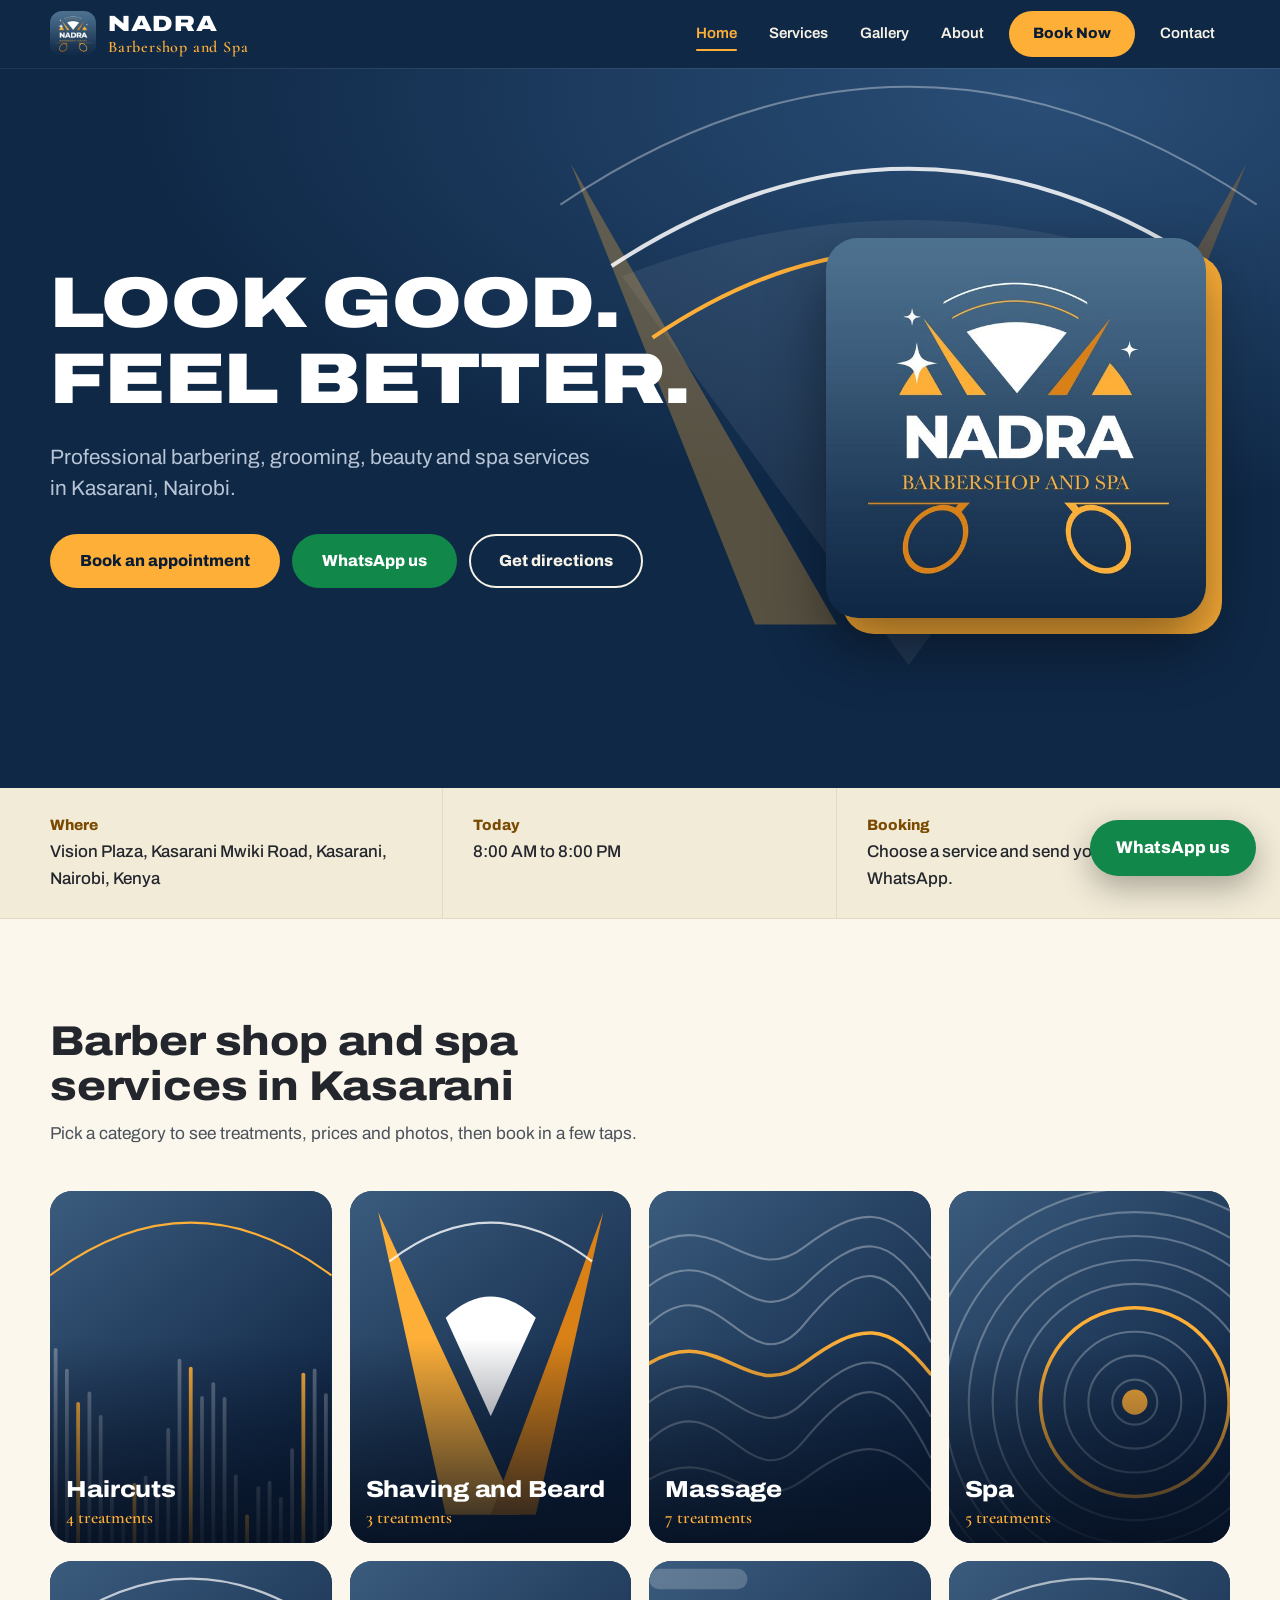
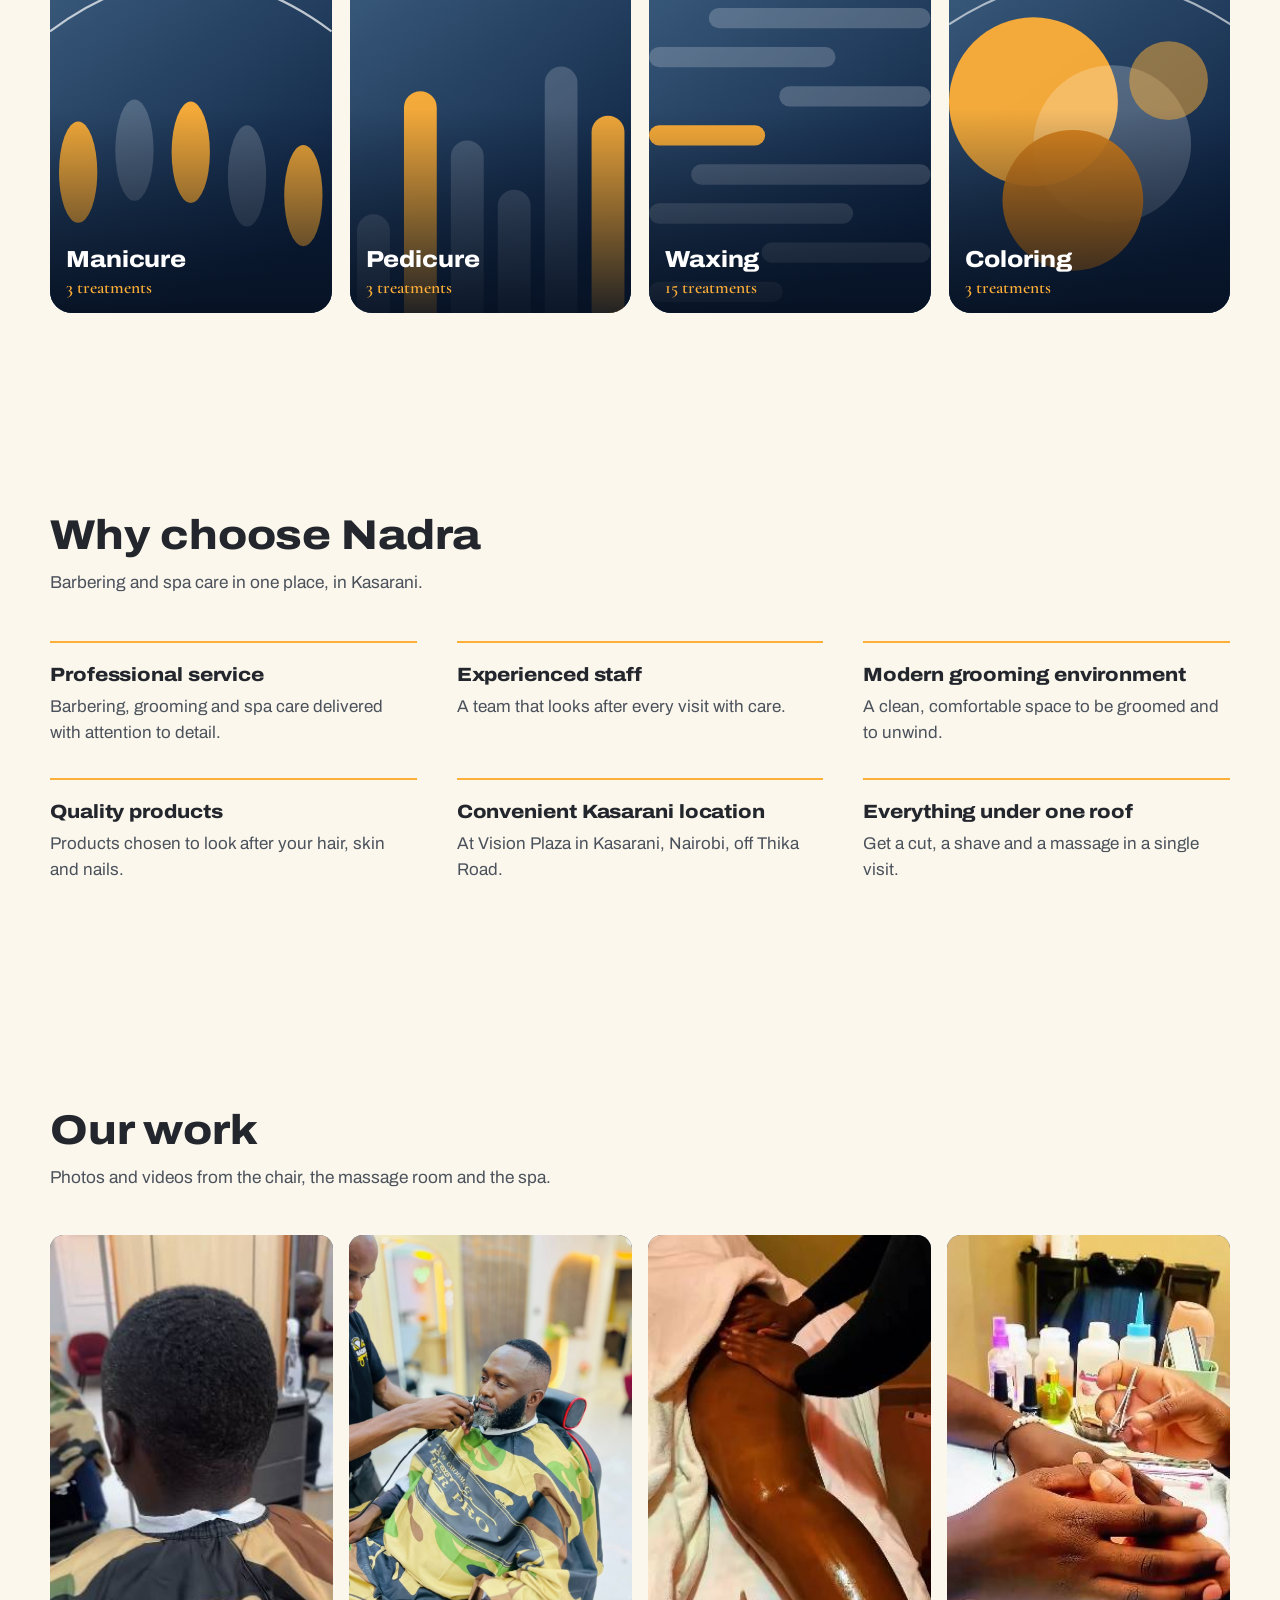
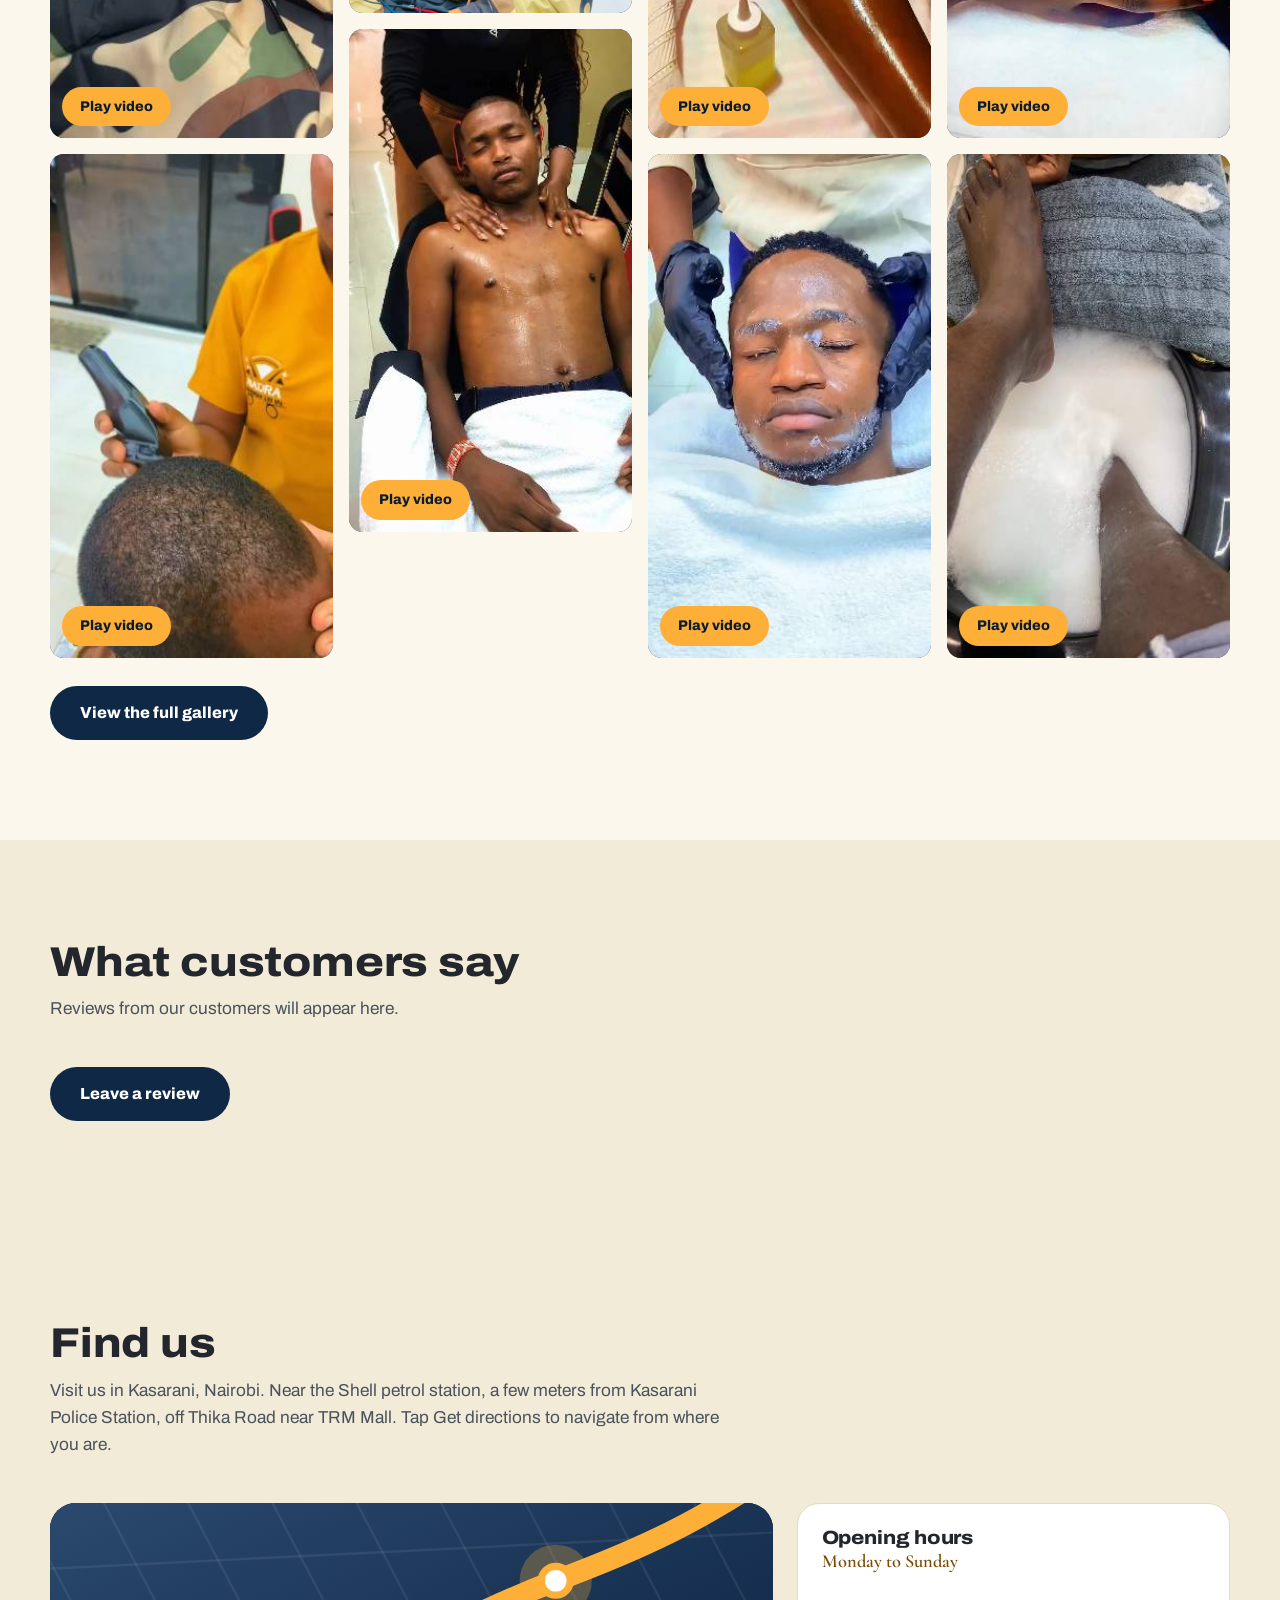
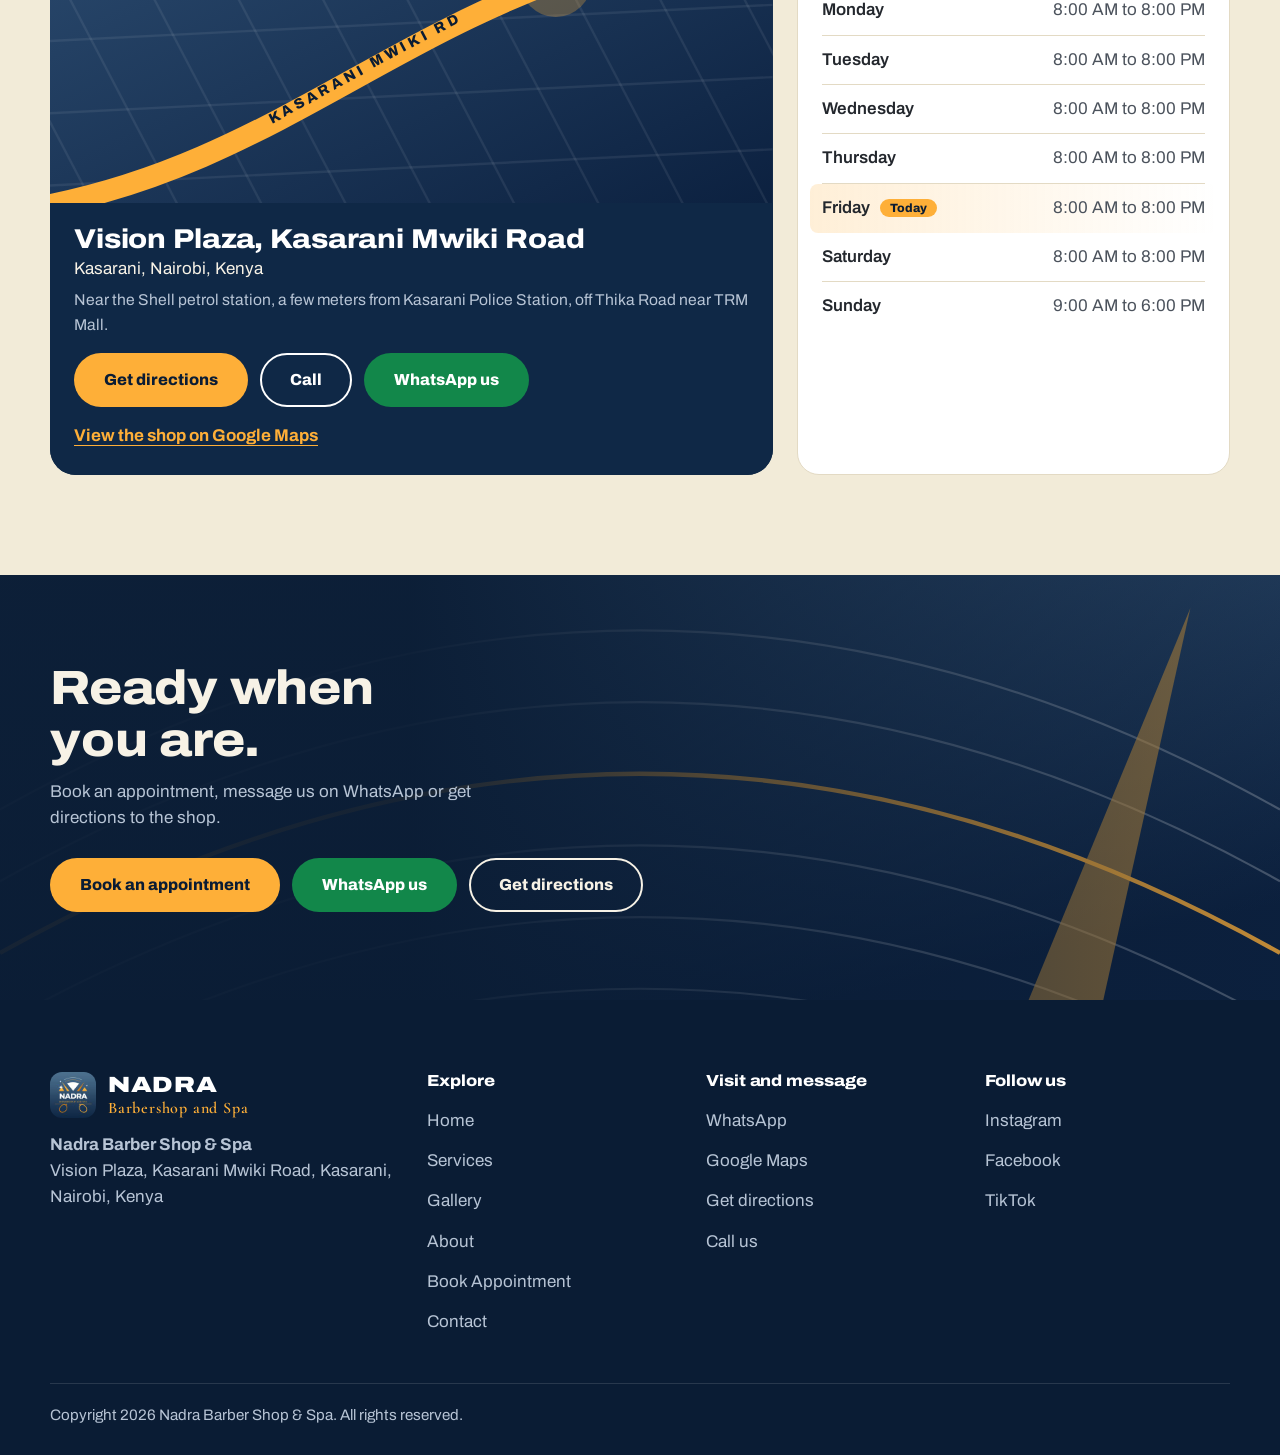
<file: nadra-barbershop/index.html>
<!doctype html>
<html lang="en">
<head>
<meta charset="utf-8">
<meta name="viewport" content="width=device-width, initial-scale=1, viewport-fit=cover">
<title>Nadra Barber Shop &amp; Spa - Barbershop and Spa in Kasarani, Thika Road, Nairobi</title>
<meta name="description" content="Barbershop and spa in Kasarani, Nairobi, off Thika Road near TRM Mall. Haircuts, shaving, massage, spa, nails, waxing and coloring. Book on WhatsApp.">
<meta name="robots" content="index, follow">
<meta name="theme-color" content="#0F2846">
<meta property="og:type" content="website">
<meta property="og:title" content="Nadra Barber Shop &amp; Spa - Barbershop and Spa in Kasarani, Thika Road, Nairobi">
<meta property="og:description" content="Barbershop and spa in Kasarani, Nairobi, off Thika Road near TRM Mall. Haircuts, shaving, massage, spa, nails, waxing and coloring. Book on WhatsApp.">
<meta property="og:locale" content="en_KE">
<meta name="twitter:card" content="summary">
<link rel="canonical" href="https://nadrabarbershop.co.ke/">
<meta property="og:url" content="https://nadrabarbershop.co.ke/">
<meta property="og:image" content="https://nadrabarbershop.co.ke/logo.jpg">
<link rel="icon" href="[data-uri]">
<link rel="preconnect" href="https://fonts.googleapis.com">
<link rel="preconnect" href="https://fonts.gstatic.com" crossorigin>
<link rel="stylesheet" href="https://fonts.googleapis.com/css2?family=Archivo:wdth,wght@62..125,100..900&family=Cormorant+Garamond:wght@500;600&display=swap">
<script type="application/ld+json">{"@context":"https://schema.org","@type":"BarberShop","name":"Nadra Barber Shop & Spa","description":"Barbershop and spa in Kasarani, Nairobi, off Thika Road near TRM Mall. Haircuts, shaving, massage, spa, nails, waxing and coloring. Book on WhatsApp.","address":{"@type":"PostalAddress","streetAddress":"Vision Plaza, Kasarani Mwiki Road","addressLocality":"Kasarani","addressRegion":"Nairobi","addressCountry":"KE"},"areaServed":"Kasarani, Nairobi","geo":{"@type":"GeoCoordinates","latitude":-1.2186343,"longitude":36.8950979},"hasMap":"https://www.google.com/maps?cid=11395040506207071749","url":"https://nadrabarbershop.co.ke/","image":"https://nadrabarbershop.co.ke/logo.jpg","telephone":"0762 606 079","sameAs":["https://www.instagram.com/nadrabarbershop/","https://www.facebook.com/p/Nadra-Barbershop-100088178003343/","https://www.tiktok.com/@nadrabarbershop"],"openingHoursSpecification":[{"@type":"OpeningHoursSpecification","dayOfWeek":"Monday","opens":"08:00","closes":"20:00"},{"@type":"OpeningHoursSpecification","dayOfWeek":"Tuesday","opens":"08:00","closes":"20:00"},{"@type":"OpeningHoursSpecification","dayOfWeek":"Wednesday","opens":"08:00","closes":"20:00"},{"@type":"OpeningHoursSpecification","dayOfWeek":"Thursday","opens":"08:00","closes":"20:00"},{"@type":"OpeningHoursSpecification","dayOfWeek":"Friday","opens":"08:00","closes":"20:00"},{"@type":"OpeningHoursSpecification","dayOfWeek":"Saturday","opens":"08:00","closes":"20:00"},{"@type":"OpeningHoursSpecification","dayOfWeek":"Sunday","opens":"09:00","closes":"18:00"}],"hasOfferCatalog":{"@type":"OfferCatalog","name":"Services","itemListElement":[{"@type":"OfferCatalog","name":"Haircuts","itemListElement":[{"@type":"Offer","itemOffered":{"@type":"Service","name":"Normal barbering"}},{"@type":"Offer","itemOffered":{"@type":"Service","name":"Kids shave, below 9 years"}},{"@type":"Offer","itemOffered":{"@type":"Service","name":"Kids shave, 9 to 18 years"}},{"@type":"Offer","itemOffered":{"@type":"Service","name":"Dreadlocks retouching"}}]},{"@type":"OfferCatalog","name":"Shaving and Beard","itemListElement":[{"@type":"Offer","itemOffered":{"@type":"Service","name":"Hairline"}},{"@type":"Offer","itemOffered":{"@type":"Service","name":"Beard"}},{"@type":"Offer","itemOffered":{"@type":"Service","name":"Smooth shave"}}]},{"@type":"OfferCatalog","name":"Massage","itemListElement":[{"@type":"Offer","itemOffered":{"@type":"Service","name":"Swedish massage"}},{"@type":"Offer","itemOffered":{"@type":"Service","name":"Deep tissue massage"}},{"@type":"Offer","itemOffered":{"@type":"Service","name":"Aromatherapy massage"}},{"@type":"Offer","itemOffered":{"@type":"Service","name":"Hot stone massage"}},{"@type":"Offer","itemOffered":{"@type":"Service","name":"Head and shoulder massage"}},{"@type":"Offer","itemOffered":{"@type":"Service","name":"Back massage"}},{"@type":"Offer","itemOffered":{"@type":"Service","name":"Reflexology"}}]},{"@type":"OfferCatalog","name":"Spa","itemListElement":[{"@type":"Offer","itemOffered":{"@type":"Service","name":"Normal scrubbing"}},{"@type":"Offer","itemOffered":{"@type":"Service","name":"Mini facial"}},{"@type":"Offer","itemOffered":{"@type":"Service","name":"Deep cleansing facial"}},{"@type":"Offer","itemOffered":{"@type":"Service","name":"Basic facial"}},{"@type":"Offer","itemOffered":{"@type":"Service","name":"Body scrub"}}]},{"@type":"OfferCatalog","name":"Manicure","itemListElement":[{"@type":"Offer","itemOffered":{"@type":"Service","name":"Manicure"}},{"@type":"Offer","itemOffered":{"@type":"Service","name":"Manigel for ladies"}},{"@type":"Offer","itemOffered":{"@type":"Service","name":"Cut and file"}}]},{"@type":"OfferCatalog","name":"Pedicure","itemListElement":[{"@type":"Offer","itemOffered":{"@type":"Service","name":"Pedicure"}},{"@type":"Offer","itemOffered":{"@type":"Service","name":"Pedicure plus gel pedi"}},{"@type":"Offer","itemOffered":{"@type":"Service","name":"Nadra signature"}}]},{"@type":"OfferCatalog","name":"Waxing","itemListElement":[{"@type":"Offer","itemOffered":{"@type":"Service","name":"Brazilian"}},{"@type":"Offer","itemOffered":{"@type":"Service","name":"Underarm"}},{"@type":"Offer","itemOffered":{"@type":"Service","name":"Half leg"}},{"@type":"Offer","itemOffered":{"@type":"Service","name":"Full leg"}},{"@type":"Offer","itemOffered":{"@type":"Service","name":"Half arm"}},{"@type":"Offer","itemOffered":{"@type":"Service","name":"Full arm"}},{"@type":"Offer","itemOffered":{"@type":"Service","name":"Chest"}},{"@type":"Offer","itemOffered":{"@type":"Service","name":"Stomach"}},{"@type":"Offer","itemOffered":{"@type":"Service","name":"Stomach and chest"}},{"@type":"Offer","itemOffered":{"@type":"Service","name":"Bikini hairline"}},{"@type":"Offer","itemOffered":{"@type":"Service","name":"Hollywood"}},{"@type":"Offer","itemOffered":{"@type":"Service","name":"Upper lip"}},{"@type":"Offer","itemOffered":{"@type":"Service","name":"Lower lip"}},{"@type":"Offer","itemOffered":{"@type":"Service","name":"Eyebrows"}},{"@type":"Offer","itemOffered":{"@type":"Service","name":"Full face"}}]},{"@type":"OfferCatalog","name":"Coloring","itemListElement":[{"@type":"Offer","itemOffered":{"@type":"Service","name":"Cream of Nature"}},{"@type":"Offer","itemOffered":{"@type":"Service","name":"Black shampoo"}},{"@type":"Offer","itemOffered":{"@type":"Service","name":"Bigen"}}]}]}}</script>
<style id="app-css">:root{
  --f-d:"Archivo","Arial Black","Helvetica Neue",Arial,sans-serif;
  --f-b:"Archivo","Helvetica Neue",Arial,sans-serif;
  --f-s:"Cormorant Garamond",Georgia,"Times New Roman",serif;
  --navy:#0F2846;--navy-2:#193250;--navy-3:#2F4C6A;--deep:#0A1C34;
  --mustard:#FEAF38;--mustard-2:#D98117;--mustard-ink:#7A4A00;
  --bg:#FBF7EC;--bg-2:#F2EBD8;--card:#FFFFFF;--ink:#23272D;--ink-2:#4B525C;--line:#E3DAC4;--line-2:#C9BC9C;
  --dark:#0F2846;--on-dark:#F7F2E6;--on-dark-2:#B7C4D5;
  --wa:#12874A;--wa-2:#0E6F3C;--focus:#0F2846;--err:#B3261E;--ok:#0E6F3C;--sel-bg:#0F2846;--sel-ink:#FFFFFF;
  box-sizing:border-box;padding-top:env(safe-area-inset-top,0px);padding-bottom:env(safe-area-inset-bottom,0px);
  color-scheme:light;
}
@media (prefers-color-scheme:dark){:root:not([data-theme="light"]){
  --navy:#1F3F6E;--bg:#0B1A31;--bg-2:#0F2340;--card:#132B4D;--ink:#F1ECDD;--ink-2:#B9C5D4;--line:#25406A;--line-2:#3A5A8A;
  --dark:#08152A;--deep:#050F20;--focus:#FEAF38;--mustard-ink:#FEAF38;--err:#FF8A80;--ok:#7FDCA6;--sel-bg:#FEAF38;--sel-ink:#0A1C34;color-scheme:dark}}
:root[data-theme="dark"]{
  --navy:#1F3F6E;--bg:#0B1A31;--bg-2:#0F2340;--card:#132B4D;--ink:#F1ECDD;--ink-2:#B9C5D4;--line:#25406A;--line-2:#3A5A8A;
  --dark:#08152A;--deep:#050F20;--focus:#FEAF38;--mustard-ink:#FEAF38;--err:#FF8A80;--ok:#7FDCA6;--sel-bg:#FEAF38;--sel-ink:#0A1C34;color-scheme:dark}

*,*::before,*::after{box-sizing:inherit}
html{-webkit-text-size-adjust:100%;scroll-padding-top:calc(env(safe-area-inset-top,0px) + 84px)}
html.lock{overflow:hidden}
body{margin:0;background:var(--bg);color:var(--ink);font:400 17px/1.55 var(--f-b);-webkit-font-smoothing:antialiased;padding-bottom:0}
img,svg,video{max-width:100%;display:block}
h1,h2,h3,h4,p,ul,ol,dl,dd,dt,figure{margin:0}
ul,ol{padding:0;list-style:none}
a{color:inherit}
button,input,select,textarea{font:inherit;color:inherit}
button{cursor:pointer}
[hidden]{display:none!important}
.sr{position:absolute;width:1px;height:1px;margin:-1px;padding:0;overflow:hidden;clip:rect(0 0 0 0);white-space:nowrap;border:0}
main:focus{outline:0}
:focus-visible{outline:3px solid var(--focus);outline-offset:3px;border-radius:6px}
.dark :focus-visible,.hdr :focus-visible,.dock :focus-visible,.mnav :focus-visible,.ftr :focus-visible{outline-color:var(--mustard)}
.wrap{width:min(100% - 40px,1180px);margin-inline:auto}
.narrow{width:min(100% - 40px,760px)}
.skip{position:absolute;left:12px;top:-60px;z-index:200;background:var(--mustard);color:var(--deep);padding:12px 18px;border-radius:10px;font-weight:800;text-decoration:none}
.skip:focus{top:12px}
.ns{padding:24px;font-family:var(--f-b)}

h1,h2,h3{font-family:var(--f-d);font-weight:800;font-stretch:112%;line-height:1.08;letter-spacing:-.005em}
h1{font-size:clamp(2rem,8vw,3.4rem);font-weight:900}
h2{font-size:clamp(1.65rem,5.6vw,2.6rem)}
h3{font-size:1.2rem}
.serif{font-family:var(--f-s);font-weight:600}

/* buttons */
.btn{display:inline-flex;align-items:center;justify-content:center;min-height:54px;padding:0 28px;border-radius:999px;border:2px solid transparent;font:800 16px/1 var(--f-b);text-decoration:none;text-align:center;cursor:pointer;transition:transform .15s,background-color .15s,box-shadow .15s,border-color .15s;-webkit-tap-highlight-color:transparent}
.btn:active{transform:scale(.98)}
.btn-primary{background:var(--mustard);color:var(--deep)}
.btn-primary:hover{background:#FFC25F;box-shadow:0 8px 22px rgba(254,175,56,.32)}
.btn-wa{background:var(--wa);color:#fff}
.btn-wa:hover{background:var(--wa-2)}
.btn-line{border-color:currentColor;background:transparent}
.btn-line:hover{background:rgba(255,255,255,.1)}
.btn-dark{background:var(--navy);color:#fff}
.btn-dark:hover{background:var(--navy-3)}
.btn-ghost{background:transparent;border-color:var(--line-2);color:var(--ink)}
.btn-ghost:hover{border-color:var(--ink)}
.btn-sm{min-height:46px;padding:0 20px;font-size:15px}
.btn[disabled]{opacity:.5;cursor:not-allowed}
.btn-row{display:flex;flex-wrap:wrap;gap:12px}
.link{color:var(--mustard-ink);font-weight:700;text-underline-offset:4px}

/* header */
.hdr{position:sticky;top:env(safe-area-inset-top,0px);z-index:60;background:var(--dark);color:var(--on-dark);box-shadow:0 1px 0 rgba(255,255,255,.08)}
.hdr-in{display:flex;align-items:center;justify-content:space-between;height:68px;gap:12px}
.brand{display:flex;align-items:center;gap:12px;text-decoration:none;color:#fff}
.brand img{width:46px;height:46px;border-radius:12px}
.brand-t{display:flex;flex-direction:column}
.brand-n{font:900 22px/1 var(--f-d);font-stretch:125%;letter-spacing:.03em;color:#fff}
.brand-s{font:600 16px/1 var(--f-s);color:var(--mustard);margin-top:4px;letter-spacing:.05em}
.nav{display:none}
.menu-btn{display:inline-flex;align-items:center;gap:10px;min-height:46px;padding:0 18px;border:2px solid rgba(255,255,255,.3);border-radius:999px;background:transparent;color:#fff;font-weight:700}
.burger{width:18px;height:12px;position:relative;display:block}
.burger i{position:absolute;left:0;right:0;height:2px;background:currentColor;border-radius:2px;transition:transform .25s,top .25s}
.burger i:first-child{top:1px}.burger i:last-child{top:9px}
.menu-btn[aria-expanded="true"] .burger i:first-child{top:5px;transform:rotate(45deg)}
.menu-btn[aria-expanded="true"] .burger i:last-child{top:5px;transform:rotate(-45deg)}
.mnav{position:fixed;left:0;right:0;bottom:0;top:calc(68px + env(safe-area-inset-top,0px));background:var(--deep);padding:18px 20px calc(24px + env(safe-area-inset-bottom,0px));overflow:auto;z-index:59;display:flex;flex-direction:column}
.ml{display:block;padding:15px 2px;font:800 clamp(1.6rem,7.4vw,2.3rem)/1.1 var(--f-d);font-stretch:112%;border-bottom:1px solid rgba(255,255,255,.1);text-decoration:none;color:#fff}
.ml[aria-current="page"]{color:var(--mustard)}
.ml.mbook{color:var(--mustard)}
.mn-cta{display:grid;gap:10px;padding-top:26px;margin-top:auto}
.nav ul{display:flex;align-items:center;gap:2px}
.nav a{display:inline-flex;align-items:center;min-height:46px;padding:0 15px;border-radius:999px;font-weight:600;font-size:15px;text-decoration:none;color:var(--on-dark);position:relative}
.nav a:hover{color:var(--mustard)}
.nav a[aria-current="page"]:not(.nav-book){color:var(--mustard)}
.nav a[aria-current="page"]:not(.nav-book)::after{content:"";position:absolute;left:15px;right:15px;bottom:6px;height:2px;background:var(--mustard);border-radius:2px}
.nav .nav-book{background:var(--mustard);color:var(--deep);font-weight:800;padding:0 24px;margin:0 8px}
.nav .nav-book:hover{background:#FFC25F;color:var(--deep)}
@media(min-width:980px){.nav{display:block}.menu-btn{display:none}.mnav{display:none}}

/* dark surfaces */
.dark{background:var(--dark);color:var(--on-dark)}

/* hero */
.hero{position:relative;overflow:hidden;isolation:isolate;background:radial-gradient(120% 95% at 82% 4%,#2A4E77 0%,var(--dark) 60%)}
.hero-bg{position:absolute;inset:0;width:100%;height:100%;object-fit:cover;z-index:-3;opacity:0;transition:opacity .7s}
.hero-bg.ld{opacity:.55}
.hero.has-media::after{content:"";position:absolute;inset:0;z-index:-2;background:linear-gradient(90deg,rgba(10,28,52,.94) 8%,rgba(10,28,52,.5))}
.hero-art{position:absolute;right:-42%;top:6%;width:min(140vw,900px);height:auto;z-index:-1;pointer-events:none;opacity:.6}
.arc{stroke-dasharray:1400;stroke-dashoffset:1400;animation:draw 2.4s .25s cubic-bezier(.3,.6,.2,1) forwards}
@keyframes draw{to{stroke-dashoffset:0}}
.hero-in{display:grid;gap:40px;padding:40px 0 60px;align-items:center}
.hero-h{font-size:clamp(1.9rem,9.3vw,3.4rem);font-weight:900;font-stretch:120%;line-height:.96;letter-spacing:-.01em;text-transform:uppercase;color:#fff;overflow-wrap:break-word}
.hl{display:block;overflow:hidden;padding:.02em 0 .08em}
.hl>span{display:block;transform:translateY(110%);animation:rise .95s cubic-bezier(.2,.8,.2,1) forwards;animation-delay:var(--d,0ms)}
@keyframes rise{to{transform:none}}
.hero-p{margin-top:22px;max-width:34rem;font-size:clamp(1.08rem,4.5vw,1.3rem);line-height:1.5;color:var(--on-dark-2)}
.hero-cta{display:grid;gap:12px;margin-top:30px}
.hero-card{position:relative;isolation:isolate;width:min(62vw,290px);justify-self:center}
.hero-card::before{content:"";position:absolute;inset:16px -16px -16px 16px;border-radius:32px;background:var(--mustard);z-index:-1}
.hero-card img{width:100%;height:auto;aspect-ratio:1;border-radius:32px;box-shadow:0 28px 60px rgba(0,0,0,.45)}
@media(min-width:560px){.hero-cta{display:flex;flex-wrap:wrap}}
@media(min-width:900px){
  .hero-in{grid-template-columns:1.25fr .75fr;min-height:min(82vh,720px);padding:64px 0}
  .hero-h{font-size:clamp(2.6rem,5.6vw,4.6rem)}
  .hero-card{width:min(100%,380px)}
  .hero-art{right:-3%;top:-8%;width:min(64vw,860px);opacity:1}
}

/* strip */
.strip{background:var(--bg-2);border-bottom:1px solid var(--line)}
.strip-in>div{padding:18px 0;border-bottom:1px solid var(--line)}
.strip-in>div:last-child{border-bottom:0}
.st-k{font-weight:800;font-size:15px;color:var(--mustard-ink)}
.st-v{font-size:1.06rem;font-weight:500;margin-top:2px}
@media(min-width:800px){
  .strip-in{display:grid;grid-template-columns:repeat(3,1fr)}
  .strip-in>div{padding:26px 30px;border-bottom:0;border-right:1px solid var(--line)}
  .strip-in>div:first-child{padding-left:0}
  .strip-in>div:last-child{border-right:0}
}

/* sections */
.sec{padding:clamp(52px,9vw,100px) 0}
.sec-alt{background:var(--bg-2)}
.sec-h{max-width:42rem;margin-bottom:clamp(26px,5vw,44px)}
.sec-h p{margin-top:12px;color:var(--ink-2);font-size:1.08rem}
.more{margin-top:28px}

/* category cards */
.cats{display:grid;grid-template-columns:repeat(2,1fr);gap:12px}
@media(min-width:760px){.cats{grid-template-columns:repeat(4,1fr);gap:18px}}
.cat{position:relative;display:block;aspect-ratio:4/5;border-radius:22px;overflow:hidden;text-decoration:none;color:#fff;isolation:isolate;background:var(--navy-2)}
.cat-art{position:absolute;inset:0;transition:transform .7s cubic-bezier(.2,.7,.2,1)}
.cat-art>svg,.cat-art>img{position:absolute;inset:0;width:100%;height:100%;object-fit:cover}
.cat-art>img{opacity:0;transition:opacity .4s}.cat-art>img.ld{opacity:1}
.cat:hover .cat-art{transform:scale(1.05)}
.cat::after{content:"";position:absolute;inset:0;background:linear-gradient(180deg,transparent 42%,rgba(6,16,32,.88));z-index:1}
.cat-t{position:absolute;left:16px;right:14px;bottom:16px;z-index:2}
.cat-t h3{font-size:clamp(1.02rem,4.5vw,1.45rem);color:#fff;overflow-wrap:break-word}
.cat-t p{font:600 1.1rem/1.1 var(--f-s);color:var(--mustard);margin-top:6px}

/* why */
.why-i{padding:22px 0 24px;border-top:2px solid var(--mustard)}
.why-i p{margin-top:8px;color:var(--ink-2)}
@media(min-width:760px){.why{display:grid;grid-template-columns:repeat(3,1fr);gap:8px 40px}}

/* gallery */
.chips{display:flex;flex-wrap:wrap;gap:8px}
.chip{min-height:48px;padding:0 20px;border-radius:999px;border:2px solid var(--line-2);background:var(--card);font-weight:700;font-size:15px;transition:background-color .15s,border-color .15s,color .15s}
.chip:hover{border-color:var(--ink)}
.chip[aria-pressed="true"]{background:var(--sel-bg);border-color:var(--sel-bg);color:var(--sel-ink)}
.gal{columns:2;column-gap:12px}
#gal{margin-top:24px}
@media(min-width:760px){.gal{columns:3;column-gap:16px}}
@media(min-width:1100px){.gal{columns:4}}
.tile{position:relative;display:block;width:100%;margin:0 0 12px;padding:0;border:0;border-radius:14px;overflow:hidden;background:linear-gradient(160deg,var(--navy-3),var(--navy));break-inside:avoid;color:#fff;text-align:left}
@media(min-width:760px){.tile{margin-bottom:16px}}
.tile img{position:absolute;inset:0;width:100%;height:100%;object-fit:cover;opacity:0;transition:opacity .4s,transform .6s}
.tile img.ld{opacity:1}
.tile:hover img{transform:scale(1.04)}
.tile-play{position:absolute;left:12px;bottom:12px;padding:9px 18px;border-radius:999px;background:var(--mustard);color:var(--deep);font-weight:800;font-size:14px}
.tile-cap{position:absolute;left:0;right:0;top:0;padding:26px 14px 10px;font-size:14px;font-weight:600;background:linear-gradient(180deg,rgba(6,16,32,.7),transparent);opacity:0;transition:opacity .2s}
.tile:hover .tile-cap,.tile:focus-visible .tile-cap{opacity:1}
.empty{padding:34px 24px;border:2px dashed var(--line-2);border-radius:18px;color:var(--ink-2);text-align:center}
.empty p+p{margin-top:8px}
.empty .btn-row{justify-content:center;margin-top:18px}

/* page head */
.phead{position:relative;overflow:hidden;isolation:isolate;padding:38px 0 clamp(36px,7vw,64px)}
.phead>svg{position:absolute;inset:0;width:100%;height:100%;z-index:-1;object-fit:cover}
.phead::after{content:"";position:absolute;inset:0;z-index:-1;background:linear-gradient(90deg,rgba(10,28,52,.9) 20%,rgba(10,28,52,.35))}
.phead .back{display:inline-block;margin-bottom:18px;font-weight:700;color:var(--mustard);text-underline-offset:4px}
.phead p.lead{margin-top:14px;max-width:38rem;font-size:clamp(1.05rem,4.2vw,1.25rem);color:var(--on-dark-2)}
.phead .btn-row{margin-top:26px}

/* treatment menu */
.menu li{padding:24px 0;border-bottom:1px solid var(--line)}
.menu li:first-child{border-top:1px solid var(--line)}
.tr-top{display:flex;align-items:baseline;gap:12px}
.tr-name{font-size:clamp(1.15rem,4.6vw,1.5rem)}
.tr-lead{flex:1;min-width:14px;border-bottom:2px dotted var(--line-2);transform:translateY(-5px)}
.tr-price{font:800 1.1rem/1.1 var(--f-d);white-space:nowrap}
.tr-price.ask{font:600 1.3rem/1.1 var(--f-s);color:var(--mustard-ink)}
.tr-desc{margin-top:8px;color:var(--ink-2);max-width:44rem}
.tr-meta{margin-top:6px;font-weight:700;font-size:.95rem;color:var(--mustard-ink)}
.tr-act{display:flex;flex-wrap:wrap;gap:10px;margin-top:16px}
@media(min-width:760px){
  .menu li{display:grid;grid-template-columns:1fr auto;column-gap:32px;align-items:center;padding:18px 0}
  .menu li .tr-act{grid-column:2;grid-row:1 / span 3;margin-top:0}
}
.others{margin-top:clamp(40px,7vw,64px)}
.others h2{font-size:1.4rem;margin-bottom:14px}
.others a.chip{display:inline-flex;align-items:center;text-decoration:none}
.block-h{margin:clamp(40px,7vw,64px) 0 18px}

/* find us */
.find{display:grid;gap:18px}
@media(min-width:900px){.find{grid-template-columns:1.25fr .75fr;gap:24px}}
.mapc{position:relative;display:flex;flex-direction:column;border-radius:26px;overflow:hidden;color:#fff;background:var(--navy)}
.mapc-map{position:relative;flex:1;min-height:300px;isolation:isolate;background:var(--navy-2)}
.mapc-map>svg{position:absolute;inset:0;width:100%;height:100%}
.mapf{position:absolute;inset:0;width:100%;height:100%;border:0;opacity:0;transition:opacity .5s}
.mapf.ok{opacity:1}
.mapf.bad{display:none}
.mapc-in{padding:22px 24px 26px;background:var(--navy)}
.mapc-in h3{font-size:clamp(1.25rem,5vw,1.7rem);color:#fff}
.mapc-in p{color:var(--on-dark);margin-top:2px}
.mapc-in .lm{color:var(--on-dark-2);font-size:.98rem;margin-top:6px}
.mapc .btn-row{margin-top:16px}
.mapc .vl{display:inline-block;margin-top:16px;color:var(--mustard);font-weight:700;text-underline-offset:4px}
.hours{background:var(--card);border:1px solid var(--line);border-radius:22px;padding:24px}
.hours h3{margin-bottom:2px}
.hours .sub{font:600 1.15rem var(--f-s);color:var(--mustard-ink);margin-bottom:14px}
.hours dl{display:grid;gap:0}
.hrow{display:flex;justify-content:space-between;gap:12px;padding:11px 0;border-bottom:1px solid var(--line)}
.hrow:last-child{border-bottom:0}
.hrow dt{font-weight:600}
.hrow dd{color:var(--ink-2);text-align:right}
.hrow.today{background:linear-gradient(90deg,rgba(254,175,56,.2),transparent);margin:0 -12px;padding:11px 12px;border-radius:8px;border-bottom-color:transparent}
.tg{margin-left:10px;padding:2px 10px;border-radius:999px;background:var(--mustard);color:var(--deep);font-weight:800;font-size:.75rem;vertical-align:middle}

/* reviews */
.revs{display:grid;gap:14px}
@media(min-width:760px){.revs{grid-template-columns:repeat(3,1fr);gap:18px}}
.rev{background:var(--card);border:1px solid var(--line);border-radius:20px;padding:22px;display:flex;flex-direction:column;gap:14px}
.rev blockquote{margin:0;font-size:1.05rem}
.rev-by{display:flex;align-items:center;gap:12px;margin-top:auto;font-weight:800}
.rev-by img{width:44px;height:44px;border-radius:50%;object-fit:cover}
.rate{display:inline-flex;gap:4px}
.rate i{display:block;width:22px;height:6px;border-radius:3px;background:var(--line-2)}
.rate i.on{background:var(--mustard)}
.rate-t{font-weight:700;font-size:.9rem;color:var(--ink-2);margin-left:8px}
.rev-cta{margin-top:26px}

/* cta band */
.band{position:relative;overflow:hidden;isolation:isolate;padding:clamp(52px,9vw,88px) 0}
.band>svg{position:absolute;inset:0;width:100%;height:100%;z-index:-1}
.band::after{content:"";position:absolute;inset:0;z-index:-1;background:linear-gradient(90deg,rgba(10,28,52,.95) 32%,rgba(10,28,52,.25))}
@media(max-width:700px){.band::after{background:rgba(10,28,52,.82)}}
.band h2{max-width:26rem;font-size:clamp(1.9rem,7vw,3rem)}
.band p{margin-top:12px;max-width:30rem;color:var(--on-dark-2)}
.band .btn-row{margin-top:26px}

/* footer */
.ftr{background:var(--deep);color:var(--on-dark);padding:clamp(44px,8vw,72px) 0 112px}
.is-admin .ftr{padding-bottom:28px}
@media(min-width:980px){.ftr{padding-bottom:28px}}
.ftr-grid{display:grid;gap:34px}
@media(min-width:800px){.ftr-grid{grid-template-columns:1.4fr 1fr 1fr 1fr}}
.ftr .brand{margin-bottom:14px}
.ftr p{color:var(--on-dark-2);max-width:24rem}
.ftr .fh{font:800 1rem var(--f-d);font-stretch:112%;margin:0 0 12px;color:#fff}
.ftr li a{display:inline-block;padding:7px 0;text-decoration:none;color:var(--on-dark-2)}
.ftr li a:hover{color:var(--mustard)}
.ftr .ftr-legal{max-width:none;margin-top:40px;padding-top:20px;border-top:1px solid rgba(255,255,255,.12);font-size:.95rem;color:var(--on-dark-2)}

/* dock and float */
.dock{position:fixed;left:0;right:0;bottom:0;z-index:70;display:grid;grid-auto-flow:column;grid-auto-columns:1fr;gap:8px;padding:10px 12px calc(10px + env(safe-area-inset-bottom,0px));background:var(--deep);box-shadow:0 -10px 30px rgba(0,0,0,.28)}
.dock a{display:flex;align-items:center;justify-content:center;min-height:50px;border-radius:14px;text-decoration:none;font-weight:800;font-size:14px;text-align:center;color:#fff;border:2px solid rgba(255,255,255,.28)}
.dock a.d-book{background:var(--mustard);border-color:var(--mustard);color:var(--deep);flex:1.2}
.dock a.d-wa{background:var(--wa);border-color:var(--wa)}
.lock .dock{display:none}
.wa-float{display:none}
@media(min-width:980px){
  .dock{display:none}
  .wa-float{display:inline-flex;position:fixed;right:24px;bottom:calc(24px + env(safe-area-inset-bottom,0px));z-index:70;min-height:56px;align-items:center;padding:0 26px;border-radius:999px;background:var(--wa);color:#fff;font-weight:800;text-decoration:none;box-shadow:0 12px 32px rgba(0,0,0,.3);transition:transform .15s,background-color .15s}
  .wa-float:hover{background:var(--wa-2);transform:translateY(-2px)}
}

/* booking */
.bk-sec{border:0;padding:0;margin:0 0 34px;min-width:0}
.bk-sec legend{font:800 1.3rem var(--f-d);font-stretch:112%;padding:0;margin-bottom:14px}
.bk-sec .hint{margin:-6px 0 14px;color:var(--ink-2);font-size:.98rem}
.opts{display:grid;gap:8px;margin-top:14px}
.opt{display:flex;justify-content:space-between;align-items:center;gap:14px;text-align:left;min-height:58px;padding:12px 18px;border:2px solid var(--line-2);border-radius:16px;background:var(--card);transition:border-color .15s,background-color .15s}
.opt:hover{border-color:var(--ink)}
.opt[aria-checked="true"]{border-color:var(--sel-bg);background:var(--sel-bg);color:var(--sel-ink)}
.opt b{font-weight:700}
.opt small{display:block;font-weight:500;font-size:.9rem;opacity:.8}
.opt span.pr{font-weight:800;white-space:nowrap;font-size:.95rem}
.days{display:flex;gap:8px;overflow-x:auto;padding:2px 2px 10px;margin:0 -2px;scroll-snap-type:x proximity}
.day{flex:0 0 auto;scroll-snap-align:start;min-width:82px;min-height:70px;display:grid;place-items:center;align-content:center;gap:2px;padding:8px 12px;border:2px solid var(--line-2);border-radius:16px;background:var(--card);font-weight:700;line-height:1.2}
.day small{font-weight:500;font-size:.82rem;opacity:.85}
.day[aria-pressed="true"]{background:var(--sel-bg);border-color:var(--sel-bg);color:var(--sel-ink)}
.day[disabled]{opacity:.45;cursor:not-allowed;text-decoration:line-through}
.slots{display:grid;grid-template-columns:repeat(3,1fr);gap:8px}
@media(min-width:560px){.slots{grid-template-columns:repeat(5,1fr)}}
.slot{min-height:50px;border:2px solid var(--line-2);border-radius:12px;background:var(--card);font-weight:700;font-size:15px}
.slot[aria-pressed="true"]{background:var(--sel-bg);border-color:var(--sel-bg);color:var(--sel-ink)}
.fld{display:grid;gap:6px;margin-bottom:16px}
.fld label{font-weight:700;font-size:.98rem}
.inp{width:100%;min-height:54px;padding:0 16px;border:2px solid var(--line-2);border-radius:12px;background:var(--card);font-size:17px}
textarea.inp{padding:12px 16px;min-height:130px;resize:vertical;line-height:1.5}
select.inp{padding-right:10px}
.inp:focus{border-color:var(--navy);outline:0;box-shadow:0 0 0 4px rgba(254,175,56,.45)}
.err{color:var(--err);font-weight:700;margin:6px 0 14px}
.err:empty{display:none}
.ticket{background:var(--card);border:1px solid var(--line);border-radius:24px;padding:clamp(22px,5vw,36px)}
.ticket dl{display:grid;gap:0;margin:20px 0}
.ticket dl>div{display:flex;justify-content:space-between;gap:16px;padding:12px 0;border-bottom:2px dotted var(--line-2)}
.ticket dt{color:var(--ink-2)}
.ticket dd{font-weight:700;text-align:right}
.msg{white-space:pre-wrap;background:var(--bg-2);border-radius:14px;padding:16px;font-size:.98rem;color:var(--ink-2);margin:0 0 20px}
.note{font-size:.95rem;color:var(--ink-2);margin-top:10px}

/* contact */
.cgrid{display:grid;gap:34px}
@media(min-width:900px){.cgrid{grid-template-columns:1fr 1fr;gap:56px}}
.clist{display:grid;gap:0;margin-bottom:28px}
.clist>div{padding:14px 0;border-bottom:1px solid var(--line)}
.clist dt{font-weight:800;font-size:.95rem;color:var(--mustard-ink)}
.clist dd{font-size:1.1rem;font-weight:500}
.clist a{text-underline-offset:4px}

/* lightbox, modal, toast */
.lb{position:fixed;inset:0;z-index:100;background:rgba(5,15,32,.97);display:grid;grid-template-rows:auto 1fr auto;padding:env(safe-area-inset-top,0px) 0 env(safe-area-inset-bottom,0px);color:#fff}
.lb-top{display:flex;justify-content:space-between;align-items:center;padding:12px 16px;gap:12px}
.lb-top span{font-weight:600;overflow:hidden;text-overflow:ellipsis;white-space:nowrap}
.lb-fig{display:grid;place-items:center;min-height:0;padding:0 12px}
.lb-fig img,.lb-fig video{max-height:100%;max-width:100%;width:auto;height:auto;object-fit:contain;border-radius:10px;background:#000}
.lb-nav{display:flex;justify-content:center;gap:12px;padding:14px 16px}
.lb .btn{min-height:48px;padding:0 24px}
.modal{position:fixed;inset:0;z-index:110;background:rgba(5,15,32,.7);display:grid;place-items:end center;padding:0}
@media(min-width:640px){.modal{place-items:center;padding:24px}}
.modal-b{width:100%;max-width:520px;max-height:92vh;overflow:auto;background:var(--bg);color:var(--ink);border-radius:24px 24px 0 0;padding:26px 22px calc(26px + env(safe-area-inset-bottom,0px))}
@media(min-width:640px){.modal-b{border-radius:24px}}
.modal-b h2{font-size:1.6rem;margin-bottom:6px}
.modal-b .btn-row{margin-top:8px}
.toast{position:fixed;left:50%;top:calc(80px + env(safe-area-inset-top,0px));transform:translateX(-50%);z-index:120;background:var(--mustard);color:var(--deep);font-weight:800;padding:14px 22px;border-radius:999px;box-shadow:0 12px 30px rgba(0,0,0,.3);max-width:calc(100% - 32px);text-align:center}
.toast.bad{background:var(--err);color:#fff}

/* admin */
.adm{padding:24px 0 80px}
.adm-bar{position:sticky;top:calc(68px + env(safe-area-inset-top,0px));z-index:40;background:var(--bg);padding:12px 0 10px;border-bottom:1px solid var(--line);margin-bottom:22px}
.adm-row{display:flex;flex-wrap:wrap;align-items:center;justify-content:space-between;gap:10px}
.adm-tabs{display:flex;gap:6px;overflow-x:auto;padding:2px 0 4px}
.adm-tabs .chip{flex:0 0 auto;min-height:44px}
.adm-st{font-weight:700;font-size:.95rem;color:var(--ink-2)}
.adm-st.dirty{color:var(--mustard-ink)}
.adm h1{font-size:clamp(1.6rem,5vw,2.2rem);margin-bottom:6px}
.adm h2{font-size:1.35rem;margin-bottom:10px}
.adm h3{font-size:1.1rem}
.panel{background:var(--card);border:1px solid var(--line);border-radius:20px;padding:20px;margin-bottom:18px}
.panel>h2:first-child,.panel>h3:first-child{margin-top:0}
.g2{display:grid;gap:0 18px}
@media(min-width:720px){.g2{grid-template-columns:1fr 1fr}}
.split{display:grid;gap:18px}
@media(min-width:900px){.split{grid-template-columns:260px 1fr;align-items:start}}
.cl{display:flex;flex-direction:column;gap:6px}
.cl button{text-align:left;min-height:48px;padding:0 16px;border:2px solid var(--line);border-radius:12px;background:var(--card);font-weight:700}
.cl button[aria-current="true"]{background:var(--sel-bg);border-color:var(--sel-bg);color:var(--sel-ink)}
.it{border:1px solid var(--line);border-radius:16px;padding:16px;margin-bottom:12px;background:var(--bg)}
.it-h{display:flex;justify-content:space-between;align-items:center;gap:10px;margin-bottom:10px;flex-wrap:wrap}
.acts{display:flex;flex-wrap:wrap;gap:8px}
.acts .btn{min-height:42px;padding:0 16px;font-size:14px}
.btn-danger{background:transparent;border-color:var(--err);color:var(--err)}
.btn-danger:hover{background:var(--err);color:#fff}
.chk{display:flex;align-items:center;gap:10px;min-height:44px;font-weight:600}
.chk input{width:22px;height:22px;accent-color:var(--navy)}
.status{display:flex;justify-content:space-between;gap:12px;padding:12px 0;border-bottom:1px solid var(--line);flex-wrap:wrap}
.status:last-child{border-bottom:0}
.status b.ok{color:var(--ok)}
.status b.todo{color:var(--err)}
.thumbs{display:grid;grid-template-columns:repeat(2,1fr);gap:12px}
@media(min-width:720px){.thumbs{grid-template-columns:repeat(3,1fr)}}
.th{border:1px solid var(--line);border-radius:14px;overflow:hidden;background:var(--bg)}
.th-i{position:relative;aspect-ratio:1;background:linear-gradient(160deg,var(--navy-3),var(--navy))}
.th-i img{position:absolute;inset:0;width:100%;height:100%;object-fit:cover}
.th-i span{position:absolute;left:8px;top:8px;background:var(--mustard);color:var(--deep);font-weight:800;font-size:12px;padding:3px 10px;border-radius:999px}
.th-b{padding:10px}
.th-b .inp{min-height:44px;font-size:15px;margin-bottom:8px}
.meter{height:10px;border-radius:5px;background:var(--line);overflow:hidden;margin:8px 0}
.meter i{display:block;height:100%;background:var(--mustard)}
.hed{display:grid;grid-template-columns:1fr 1fr;gap:8px 12px;align-items:center;padding:12px 0;border-bottom:1px solid var(--line)}
.hed .inp{min-height:48px}
@media(min-width:720px){.hed{grid-template-columns:120px 110px 1fr 1fr}}
.steps{list-style:decimal;padding-left:22px;display:grid;gap:6px}
.lockmsg{max-width:36rem;margin:60px auto;text-align:center}
.lockmsg p{margin:12px 0 24px;color:var(--ink-2)}

@media (prefers-reduced-motion:reduce){
  *,*::before,*::after{animation-duration:.001ms!important;animation-delay:0ms!important;transition-duration:.001ms!important;scroll-behavior:auto!important}
  .hl>span{transform:none}.arc{stroke-dashoffset:0}
}
</style>
</head>
<body>
<div id="app"></div>
<noscript><div class="ns"><h1>Nadra Barber Shop &amp; Spa</h1><p>Professional barbering, grooming, beauty and spa services in Kasarani, Nairobi.</p><p>Vision Plaza, Kasarani Mwiki Road, Kasarani, Nairobi, Kenya</p><h2>Haircuts</h2><p>Clean cuts and sharp finishes, tailored to your style.</p><ul><li>Normal barbering</li><li>Kids shave, below 9 years</li><li>Kids shave, 9 to 18 years</li><li>Dreadlocks retouching</li></ul><h2>Shaving and Beard</h2><p>Shaves, beard work and clean hairlines.</p><ul><li>Hairline</li><li>Beard</li><li>Smooth shave</li></ul><h2>Massage</h2><p>Time to unwind. Choose the massage that suits you.</p><ul><li>Swedish massage</li><li>Deep tissue massage</li><li>Aromatherapy massage</li><li>Hot stone massage</li><li>Head and shoulder massage</li><li>Back massage</li><li>Reflexology</li></ul><h2>Spa</h2><p>Scrubs and facials to refresh your skin.</p><ul><li>Normal scrubbing</li><li>Mini facial</li><li>Deep cleansing facial</li><li>Basic facial</li><li>Body scrub</li></ul><h2>Manicure</h2><p>Neat, well cared for hands.</p><ul><li>Manicure</li><li>Manigel for ladies</li><li>Cut and file</li></ul><h2>Pedicure</h2><p>Comfortable, well finished feet.</p><ul><li>Pedicure</li><li>Pedicure plus gel pedi</li><li>Nadra signature</li></ul><h2>Waxing</h2><p>Smooth results with careful waxing services.</p><ul><li>Brazilian</li><li>Underarm</li><li>Half leg</li><li>Full leg</li><li>Half arm</li><li>Full arm</li><li>Chest</li><li>Stomach</li><li>Stomach and chest</li><li>Bikini hairline</li><li>Hollywood</li><li>Upper lip</li><li>Lower lip</li><li>Eyebrows</li><li>Full face</li></ul><h2>Coloring</h2><p>Hair coloring to refresh your look.</p><ul><li>Cream of Nature</li><li>Black shampoo</li><li>Bigen</li></ul></div></noscript>
<script type="application/json" id="site-data">{"v":1,"settings":{"name":"Nadra Barber Shop & Spa","tagline":"LOOK GOOD. FEEL BETTER.","intro":"Professional barbering, grooming, beauty and spa services in Kasarani, Nairobi.","seoDescription":"Barbershop and spa in Kasarani, Nairobi, off Thika Road near TRM Mall. Haircuts, shaving, massage, spa, nails, waxing and coloring. Book on WhatsApp.","siteUrl":"https://nadrabarbershop.co.ke/","phone":"0762 606 079","whatsapp":"0762 606 079","email":"","address":"Vision Plaza, Kasarani Mwiki Road","area":"Kasarani, Nairobi, Kenya","landmark":"Near the Shell petrol station, a few meters from Kasarani Police Station, off Thika Road near TRM Mall.","mapQuery":"Nadra barbershop and Spa, Vision Plaza, Kasarani Mwiki Rd, Nairobi","lat":"-1.2186343","lng":"36.8950979","mapUrl":"https://www.google.com/maps?cid=11395040506207071749","mapEmbed":"","instagram":"https://www.instagram.com/nadrabarbershop/","facebook":"https://www.facebook.com/p/Nadra-Barbershop-100088178003343/","tiktok":"https://www.tiktok.com/@nadrabarbershop","youtube":"","googleReviewUrl":"","about":["Nadra Barber Shop & Spa is a barbershop and spa at Vision Plaza in Kasarani, Nairobi, off Thika Road near TRM Mall.","We bring barbering, grooming, massage, spa and beauty services together in one place, so you can get a haircut, a shave and a massage in a single visit."],"highlights":[{"title":"Professional service","text":"Barbering, grooming and spa care delivered with attention to detail."},{"title":"Experienced staff","text":"A team that looks after every visit with care."},{"title":"Modern grooming environment","text":"A clean, comfortable space to be groomed and to unwind."},{"title":"Quality products","text":"Products chosen to look after your hair, skin and nails."},{"title":"Convenient Kasarani location","text":"At Vision Plaza in Kasarani, Nairobi, off Thika Road."},{"title":"Everything under one roof","text":"Get a cut, a shave and a massage in a single visit."}],"hours":[{"day":"Monday","open":"08:00","close":"20:00","closed":false},{"day":"Tuesday","open":"08:00","close":"20:00","closed":false},{"day":"Wednesday","open":"08:00","close":"20:00","closed":false},{"day":"Thursday","open":"08:00","close":"20:00","closed":false},{"day":"Friday","open":"08:00","close":"20:00","closed":false},{"day":"Saturday","open":"08:00","close":"20:00","closed":false},{"day":"Sunday","open":"09:00","close":"18:00","closed":false}],"logoSm":"[data-uri]","logoLg":"[data-uri]"},"categories":[{"id":"haircuts","name":"Haircuts","blurb":"Clean cuts and sharp finishes, tailored to your style.","phrase":"a haircut","cover":"","hidden":false},{"id":"shaving","name":"Shaving and Beard","blurb":"Shaves, beard work and clean hairlines.","phrase":"a shave or beard service","cover":"","hidden":false},{"id":"massage","name":"Massage","blurb":"Time to unwind. Choose the massage that suits you.","phrase":"a massage","cover":"","hidden":false},{"id":"spa","name":"Spa","blurb":"Scrubs and facials to refresh your skin.","phrase":"a spa treatment","cover":"","hidden":false},{"id":"manicure","name":"Manicure","blurb":"Neat, well cared for hands.","phrase":"a manicure","cover":"","hidden":false},{"id":"pedicure","name":"Pedicure","blurb":"Comfortable, well finished feet.","phrase":"a pedicure","cover":"","hidden":false},{"id":"waxing","name":"Waxing","blurb":"Smooth results with careful waxing services.","phrase":"a waxing appointment","cover":"","hidden":false},{"id":"coloring","name":"Coloring","blurb":"Hair coloring to refresh your look.","phrase":"a hair coloring service","cover":"","hidden":false}],"services":[{"id":"svc-haircuts-normal-barbering","cat":"haircuts","name":"Normal barbering","desc":"For adults.","price":"500","duration":"","hidden":false},{"id":"svc-haircuts-kids-shave-below-9-years","cat":"haircuts","name":"Kids shave, below 9 years","desc":"For kids below 9 years.","price":"200","duration":"","hidden":false},{"id":"svc-haircuts-kids-shave-9-to-18-years","cat":"haircuts","name":"Kids shave, 9 to 18 years","desc":"For ages 9 to 18 years.","price":"300","duration":"","hidden":false},{"id":"svc-haircuts-dreadlocks-retouching","cat":"haircuts","name":"Dreadlocks retouching","desc":"","price":"1500","duration":"","hidden":false},{"id":"svc-shaving-hairline","cat":"shaving","name":"Hairline","desc":"","price":"300","duration":"","hidden":false},{"id":"svc-shaving-beard","cat":"shaving","name":"Beard","desc":"","price":"300","duration":"","hidden":false},{"id":"svc-shaving-smooth-shave","cat":"shaving","name":"Smooth shave","desc":"","price":"700","duration":"","hidden":false},{"id":"svc-massage-swedish-massage","cat":"massage","name":"Swedish massage","desc":"","price":"2500","duration":"","hidden":false},{"id":"svc-massage-deep-tissue-massage","cat":"massage","name":"Deep tissue massage","desc":"","price":"3500","duration":"","hidden":false},{"id":"svc-massage-aromatherapy-massage","cat":"massage","name":"Aromatherapy massage","desc":"","price":"4000","duration":"","hidden":false},{"id":"svc-massage-hot-stone-massage","cat":"massage","name":"Hot stone massage","desc":"","price":"5000","duration":"","hidden":false},{"id":"svc-massage-head-and-shoulder-massage","cat":"massage","name":"Head and shoulder massage","desc":"","price":"1000","duration":"","hidden":false},{"id":"svc-massage-back-massage","cat":"massage","name":"Back massage","desc":"","price":"1500","duration":"","hidden":false},{"id":"svc-massage-reflexology","cat":"massage","name":"Reflexology","desc":"","price":"2000","duration":"","hidden":false},{"id":"svc-spa-normal-scrubbing","cat":"spa","name":"Normal scrubbing","desc":"","price":"700","duration":"","hidden":false},{"id":"svc-spa-mini-facial","cat":"spa","name":"Mini facial","desc":"Skin touch. No mask and no steaming.","price":"1500","duration":"","hidden":false},{"id":"svc-spa-deep-cleansing-facial","cat":"spa","name":"Deep cleansing facial","desc":"Simple product deep cleansing with exfoliating and steaming.","price":"2000","duration":"","hidden":false},{"id":"svc-spa-basic-facial","cat":"spa","name":"Basic facial","desc":"Neutrogena facial with exfoliating mask and steaming.","price":"3000","duration":"","hidden":false},{"id":"svc-spa-body-scrub","cat":"spa","name":"Body scrub","desc":"","price":"3000","duration":"","hidden":false},{"id":"svc-manicure-manicure","cat":"manicure","name":"Manicure","desc":"","price":"800","duration":"","hidden":false},{"id":"svc-manicure-manigel-for-ladies","cat":"manicure","name":"Manigel for ladies","desc":"","price":"1200","duration":"","hidden":false},{"id":"svc-manicure-cut-and-file","cat":"manicure","name":"Cut and file","desc":"","price":"500","duration":"","hidden":false},{"id":"svc-pedicure-pedicure","cat":"pedicure","name":"Pedicure","desc":"","price":"1500","duration":"","hidden":false},{"id":"svc-pedicure-pedicure-plus-gel-pedi","cat":"pedicure","name":"Pedicure plus gel pedi","desc":"","price":"2000","duration":"","hidden":false},{"id":"svc-pedicure-nadra-signature","cat":"pedicure","name":"Nadra signature","desc":"Honey, cucumber, oranges and foil.","price":"2800","duration":"","hidden":false},{"id":"svc-waxing-brazilian","cat":"waxing","name":"Brazilian","desc":"","price":"1500","duration":"","hidden":false},{"id":"svc-waxing-underarm","cat":"waxing","name":"Underarm","desc":"","price":"800","duration":"","hidden":false},{"id":"svc-waxing-half-leg","cat":"waxing","name":"Half leg","desc":"","price":"1500","duration":"","hidden":false},{"id":"svc-waxing-full-leg","cat":"waxing","name":"Full leg","desc":"","price":"2000","duration":"","hidden":false},{"id":"svc-waxing-half-arm","cat":"waxing","name":"Half arm","desc":"","price":"800","duration":"","hidden":false},{"id":"svc-waxing-full-arm","cat":"waxing","name":"Full arm","desc":"","price":"1500","duration":"","hidden":false},{"id":"svc-waxing-chest","cat":"waxing","name":"Chest","desc":"","price":"1500","duration":"","hidden":false},{"id":"svc-waxing-stomach","cat":"waxing","name":"Stomach","desc":"","price":"1500","duration":"","hidden":false},{"id":"svc-waxing-stomach-and-chest","cat":"waxing","name":"Stomach and chest","desc":"","price":"2000","duration":"","hidden":false},{"id":"svc-waxing-bikini-hairline","cat":"waxing","name":"Bikini hairline","desc":"Women only.","price":"1000","duration":"","hidden":false},{"id":"svc-waxing-hollywood","cat":"waxing","name":"Hollywood","desc":"","price":"4500","duration":"","hidden":false},{"id":"svc-waxing-upper-lip","cat":"waxing","name":"Upper lip","desc":"","price":"300","duration":"","hidden":false},{"id":"svc-waxing-lower-lip","cat":"waxing","name":"Lower lip","desc":"","price":"300","duration":"","hidden":false},{"id":"svc-waxing-eyebrows","cat":"waxing","name":"Eyebrows","desc":"","price":"500","duration":"","hidden":false},{"id":"svc-waxing-full-face","cat":"waxing","name":"Full face","desc":"","price":"1500","duration":"","hidden":false},{"id":"svc-coloring-cream-of-nature","cat":"coloring","name":"Cream of Nature","desc":"","price":"2000","duration":"","hidden":false},{"id":"svc-coloring-black-shampoo","cat":"coloring","name":"Black shampoo","desc":"","price":"1000","duration":"","hidden":false},{"id":"svc-coloring-bigen","cat":"coloring","name":"Bigen","desc":"","price":"1500","duration":"","hidden":false}],"media":[{"id":"m-1vn3fq","cat":"haircuts","type":"video","caption":"","w":720,"h":1280},{"id":"m-kefp8u","cat":"haircuts","type":"video","caption":"","w":720,"h":1280},{"id":"m-yja42n","cat":"shaving","type":"image","caption":"","w":900,"h":1200},{"id":"m-but9eo","cat":"massage","type":"video","caption":"","w":720,"h":1280},{"id":"m-ogqbro","cat":"massage","type":"video","caption":"","w":720,"h":1280},{"id":"m-hxchga","cat":"spa","type":"video","caption":"","w":720,"h":1280},{"id":"m-vi5wfo","cat":"manicure","type":"video","caption":"","w":720,"h":1280},{"id":"m-sauxxo","cat":"pedicure","type":"video","caption":"","w":720,"h":1280},{"id":"m-tra2lf","cat":"waxing","type":"video","caption":"","w":720,"h":1280},{"id":"m-lazkvn","cat":"waxing","type":"video","caption":"","w":720,"h":1280},{"id":"m-94h5yc","cat":"coloring","type":"image","caption":"","w":900,"h":1200},{"id":"m-ryufs4","cat":"coloring","type":"image","caption":"","w":900,"h":1200},{"id":"m-292awv","cat":"shaving","type":"image","caption":"","w":900,"h":1200},{"id":"m-mn71z3","cat":"spa","type":"video","caption":"","w":720,"h":1280},{"id":"m-3bl42b","cat":"manicure","type":"video","caption":"","w":720,"h":1280},{"id":"m-tmhm0u","cat":"pedicure","type":"video","caption":"","w":720,"h":1280}],"reviews":[]}</script>
<script id="app-js">function buildDocument(css, js, state, media) {
  var s = state.settings || {};
  var escA = function (v) {
    return String(v == null ? '' : v).replace(/&/g, '&amp;').replace(/</g, '&lt;').replace(/>/g, '&gt;').replace(/"/g, '&quot;');
  };
  var json = function (o) {
    return JSON.stringify(o).replace(/</g, '\\u003c').replace(/>/g, '\\u003e').replace(/\u2028/g, '\\u2028').replace(/\u2029/g, '\\u2029');
  };
  var cats = (state.categories || []).filter(function (c) { return !c.hidden; });
  var svcs = (state.services || []).filter(function (x) { return !x.hidden; });
  var place = [s.address, s.area].filter(Boolean).join(', ');
  var site = String(s.siteUrl || '').trim();
  if (site && !/\/$/.test(site)) site += '/';
  var areaParts = String(s.area || '').split(',').map(function (x) { return x.trim(); });
  var title = s.name + ' - Barbershop and Spa in Kasarani, Thika Road, Nairobi';
  var desc = s.seoDescription || ('Barbershop and spa in Kasarani, Nairobi, off Thika Road near TRM Mall. Haircuts, shaving, massage, spa, nails, waxing and coloring. Book on WhatsApp.');

  var ld = {
    '@context': 'https://schema.org',
    '@type': 'BarberShop',
    name: s.name,
    description: desc,
    address: {
      '@type': 'PostalAddress',
      streetAddress: s.address || '',
      addressLocality: areaParts[0] || 'Kasarani',
      addressRegion: areaParts[1] || 'Nairobi',
      addressCountry: 'KE'
    },
    areaServed: 'Kasarani, Nairobi'
  };
  if (/^-?\d+(\.\d+)?$/.test(String(s.lat || '').trim()) && /^-?\d+(\.\d+)?$/.test(String(s.lng || '').trim())) ld.geo = { '@type': 'GeoCoordinates', latitude: Number(s.lat), longitude: Number(s.lng) };
  if (s.mapUrl) ld.hasMap = s.mapUrl;
  if (site) { ld.url = site; ld.image = site + 'logo.jpg'; }
  if (s.phone) ld.telephone = s.phone;
  if (s.email) ld.email = s.email;
  var same = [s.instagram, s.facebook, s.tiktok, s.youtube].filter(function (u) { return u && !/\/search\//.test(u); });
  if (same.length) ld.sameAs = same;
  var hrs = (s.hours || []).map(function (h) {
    return h && !h.closed && h.open && h.close ? { '@type': 'OpeningHoursSpecification', dayOfWeek: h.day, opens: h.open, closes: h.close } : null;
  }).filter(Boolean);
  if (hrs.length) ld.openingHoursSpecification = hrs;
  ld.hasOfferCatalog = {
    '@type': 'OfferCatalog',
    name: 'Services',
    itemListElement: cats.map(function (c) {
      return {
        '@type': 'OfferCatalog',
        name: c.name,
        itemListElement: svcs.filter(function (x) { return x.cat === c.id; }).map(function (x) {
          return { '@type': 'Offer', itemOffered: { '@type': 'Service', name: x.name } };
        })
      };
    })
  };

  var ns = '<h1>' + escA(s.name) + '</h1><p>' + escA(s.intro || '') + '</p><p>' + escA(place) + '</p>' +
    cats.map(function (c) {
      return '<h2>' + escA(c.name) + '</h2><p>' + escA(c.blurb || '') + '</p><ul>' +
        svcs.filter(function (x) { return x.cat === c.id; }).map(function (x) { return '<li>' + escA(x.name) + '</li>'; }).join('') + '</ul>';
    }).join('');

  var fonts = 'https://fonts.googleapis.com/css2?family=Archivo:wdth,wght@62..125,100..900&family=Cormorant+Garamond:wght@500;600&display=swap';

  return '<!doctype html>\n<html lang="en">\n<head>\n<meta charset="utf-8">\n' +
    '<meta name="viewport" content="width=device-width, initial-scale=1, viewport-fit=cover">\n' +
    '<title>' + escA(title) + '</title>\n' +
    '<meta name="description" content="' + escA(desc) + '">\n' +
    '<meta name="robots" content="index, follow">\n' +
    '<meta name="theme-color" content="#0F2846">\n' +
    '<meta property="og:type" content="website">\n' +
    '<meta property="og:title" content="' + escA(title) + '">\n' +
    '<meta property="og:description" content="' + escA(desc) + '">\n' +
    '<meta property="og:locale" content="en_KE">\n' +
    '<meta name="twitter:card" content="summary">\n' +
    (site ? '<link rel="canonical" href="' + escA(site) + '">\n<meta property="og:url" content="' + escA(site) + '">\n<meta property="og:image" content="' + escA(site + 'logo.jpg') + '">\n' : '') +
    '<link rel="icon" href="' + escA(s.logoSm || '') + '">\n' +
    '<link rel="preconnect" href="https://fonts.googleapis.com">\n' +
    '<link rel="preconnect" href="https://fonts.gstatic.com" crossorigin>\n' +
    '<link rel="stylesheet" href="' + fonts + '">\n' +
    '<script type="application/ld+json">' + json(ld) + '<\/script>\n' +
    '<style id="app-css">' + css + '</style>\n</head>\n<body>\n' +
    '<div id="app"></div>\n' +
    '<noscript><div class="ns">' + ns + '</div></noscript>\n' +
    '<script type="application/json" id="site-data">' + json(state) + '<\/script>\n' +
    '<script id="app-js">' + js + '<\/script>\n' +
    '<script type="application/json" id="media-data">' + json(media || {}) + '<\/script>\n' +
    '</body>\n</html>';
}

var CRC_T = null;
function crc32(u8) {
  if (!CRC_T) {
    CRC_T = new Uint32Array(256);
    for (var n = 0; n < 256; n++) { var c = n; for (var k = 0; k < 8; k++) c = c & 1 ? 0xEDB88320 ^ (c >>> 1) : c >>> 1; CRC_T[n] = c >>> 0; }
  }
  var crc = 0xFFFFFFFF;
  for (var i = 0; i < u8.length; i++) crc = CRC_T[(crc ^ u8[i]) & 255] ^ (crc >>> 8);
  return (crc ^ 0xFFFFFFFF) >>> 0;
}
/* Minimal ZIP writer (no compression): files is [{name, data: Uint8Array}] */
function makeZip(files) {
  var enc = new TextEncoder(), now = new Date(), chunks = [], central = [], offset = 0;
  var dt = (now.getHours() << 11) | (now.getMinutes() << 5) | (now.getSeconds() >> 1);
  var dd = ((now.getFullYear() - 1980) << 9) | ((now.getMonth() + 1) << 5) | now.getDate();
  files.forEach(function (f) {
    var name = enc.encode(f.name), data = f.data, size = data.length, crc = crc32(data);
    var lh = new Uint8Array(30 + name.length), lv = new DataView(lh.buffer);
    lv.setUint32(0, 0x04034b50, true); lv.setUint16(4, 20, true); lv.setUint16(6, 0x0800, true); lv.setUint16(8, 0, true);
    lv.setUint16(10, dt, true); lv.setUint16(12, dd, true); lv.setUint32(14, crc, true); lv.setUint32(18, size, true); lv.setUint32(22, size, true);
    lv.setUint16(26, name.length, true); lv.setUint16(28, 0, true); lh.set(name, 30);
    var ch = new Uint8Array(46 + name.length), cv = new DataView(ch.buffer);
    cv.setUint32(0, 0x02014b50, true); cv.setUint16(4, 20, true); cv.setUint16(6, 20, true); cv.setUint16(8, 0x0800, true); cv.setUint16(10, 0, true);
    cv.setUint16(12, dt, true); cv.setUint16(14, dd, true); cv.setUint32(16, crc, true); cv.setUint32(20, size, true); cv.setUint32(24, size, true);
    cv.setUint16(28, name.length, true); cv.setUint32(42, offset, true); ch.set(name, 46);
    chunks.push(lh, data); central.push(ch); offset += lh.length + size;
  });
  var cdSize = 0; central.forEach(function (c) { cdSize += c.length; });
  var end = new Uint8Array(22), ev = new DataView(end.buffer);
  ev.setUint32(0, 0x06054b50, true); ev.setUint16(8, files.length, true); ev.setUint16(10, files.length, true); ev.setUint32(12, cdSize, true); ev.setUint32(16, offset, true);
  var all = chunks.concat(central, [end]), total = 0;
  all.forEach(function (c) { total += c.length; });
  var out = new Uint8Array(total), pos = 0;
  all.forEach(function (c) { out.set(c, pos); pos += c.length; });
  return out;
}
if (typeof module !== 'undefined' && module.exports) { module.exports = { buildDocument: buildDocument, makeZip: makeZip }; }

(function () {
"use strict";
/* ---------- core ---------- */
const DOC = document;
const $ = (s, r) => (r || DOC).querySelector(s);
const $$ = (s, r) => Array.from((r || DOC).querySelectorAll(s));
const ESC = { '&': '&amp;', '<': '&lt;', '>': '&gt;', '"': '&quot;', "'": '&#39;' };
const esc = v => String(v == null ? '' : v).replace(/[&<>"']/g, c => ESC[c]);
const uid = p => p + '-' + Math.random().toString(36).slice(2, 8);
const f = x => Math.round(x * 10) / 10;

const S = JSON.parse($('#site-data').textContent);
let MEDIA = {};
const STANDALONE = !(window.claude && typeof window.claude.use === 'function');
let ADMIN = STANDALONE, ART = null, DIRTY = false;
let R = { name: 'home', id: '', q: {} };
const LISTS = {};
const root = $('#app');

const cat = id => S.categories.find(c => c.id === id);
const pubCats = () => S.categories.filter(c => !c.hidden);
const pubSvcs = cid => S.services.filter(x => x.cat === cid && !x.hidden);
const mediaOf = cid => S.media.filter(m => m.cat === cid);
const galleryMedia = () => S.media.filter(m => m.cat !== '_hero' && (cat(m.cat) && !cat(m.cat).hidden));
const heroMedia = () => S.media.find(m => m.cat === '_hero');
const bn = () => S.settings.name;
const placeText = () => [S.settings.address, S.settings.area].filter(Boolean).join(', ');

/* ---------- phone, whatsapp, maps ---------- */
function normPhone(p) {
  let d = String(p || '').trim();
  if (!d) return '';
  const plus = d[0] === '+';
  d = d.replace(/\D/g, '');
  if (!d) return '';
  if (plus) return d;
  if (d.startsWith('00')) return d.slice(2);
  if (d[0] === '0') return '254' + d.slice(1);
  if (d.length === 9 && /^[17]/.test(d)) return '254' + d;
  return d;
}
const telHref = () => { const n = normPhone(S.settings.phone); return n ? 'tel:+' + n : ''; };
const waNumber = () => normPhone(S.settings.whatsapp);
const waUrl = msg => 'https://wa.me/' + waNumber() + '?text=' + encodeURIComponent(msg);
const mapsQuery = () => S.settings.mapQuery || [bn(), S.settings.address, S.settings.area].filter(Boolean).join(', ');
const hasGeo = () => /^-?\d+(\.\d+)?$/.test(String(S.settings.lat || '').trim()) && /^-?\d+(\.\d+)?$/.test(String(S.settings.lng || '').trim());
const geoText = () => String(S.settings.lat).trim() + ',' + String(S.settings.lng).trim();
const dirUrl = () => 'https://www.google.com/maps/dir/?api=1&destination=' + encodeURIComponent(hasGeo() ? geoText() : mapsQuery());
function mapEmbedSrc() {
  let u = String(S.settings.mapEmbed || '').trim();
  const m = u.match(/src\s*=\s*["']([^"']+)["']/i);
  if (m) u = m[1];
  u = u.replace(/&amp;/g, '&');
  if (/^https:\/\/(www\.)?google\.com\/maps\/embed/i.test(u)) return u;
  return 'https://www.google.com/maps?q=' + encodeURIComponent(hasGeo() ? geoText() : mapsQuery()) + (hasGeo() ? '&z=17' : '') + '&output=embed&hl=en';
}
const mapUrl = () => S.settings.mapUrl || ('https://www.google.com/maps/search/?api=1&query=' + encodeURIComponent(mapsQuery()));

const msgGeneral = () => `Hello ${bn()}, I would like to book an appointment. Please let me know the available times. Thank you.`;
const catPhrase = c => (c.phrase && c.phrase.trim()) || ('a ' + c.name.toLowerCase() + ' appointment');
const msgCat = c => `Hello ${bn()}, I would like to book ${catPhrase(c)}. Please share the available times.`;
const msgSvc = x => `Hello ${bn()}, I would like to book ${x.name}. Please share the available times.`;

/* ---------- price, duration, dates ---------- */
function fmtPrice(p) {
  p = String(p || '').trim();
  if (!p) return '';
  if (/^[\d,.\s]+$/.test(p)) {
    p = p.replace(/\s+/g, '');
    if (/^\d+$/.test(p)) p = p.replace(/\B(?=(\d{3})+(?!\d))/g, ',');
    return 'KES ' + p;
  }
  return p;
}
function fmtDur(d) {
  d = String(d || '').trim();
  if (!d) return '';
  return /^\d+$/.test(d) ? d + ' min' : d;
}
const MONTHS = ['January', 'February', 'March', 'April', 'May', 'June', 'July', 'August', 'September', 'October', 'November', 'December'];
const MON3 = MONTHS.map(m => m.slice(0, 3));
const WD = ['Sunday', 'Monday', 'Tuesday', 'Wednesday', 'Thursday', 'Friday', 'Saturday'];
const WD3 = WD.map(d => d.slice(0, 3));
const pad = n => (n < 10 ? '0' : '') + n;
const ymd = d => d.getFullYear() + '-' + pad(d.getMonth() + 1) + '-' + pad(d.getDate());
const fromYmd = s => { const p = String(s).split('-').map(Number); return new Date(p[0], p[1] - 1, p[2]); };
const hIdx = d => (d.getDay() + 6) % 7;
function t12(t) {
  if (!t) return '';
  const p = String(t).split(':').map(Number);
  return (((p[0] + 11) % 12) + 1) + ':' + pad(p[1] || 0) + ' ' + (p[0] >= 12 ? 'PM' : 'AM');
}
const dayLong = d => WD[d.getDay()] + ', ' + d.getDate() + ' ' + MONTHS[d.getMonth()];
const hoursText = h => h.closed ? 'Closed' : (h.open && h.close ? t12(h.open) + ' to ' + t12(h.close) : 'To be confirmed');
const hoursSet = () => S.settings.hours.some(h => h.closed || (h.open && h.close));

/* ---------- artwork ---------- */
const KINDS = { haircuts: 'comb', shaving: 'blade', massage: 'wave', spa: 'ripple', manicure: 'almond', pedicure: 'arch', waxing: 'strip', coloring: 'swatch', 'hair-beauty': 'fan' };
const catKind = c => KINDS[c.id] || 'fan';

function art(kind, W, H) {
  const M = '#FEAF38', D = '#D98117', gid = 'ag-' + kind + '-' + W;
  let o = '';
  const ln = (x1, y1, x2, y2, c, op, w) => `<line x1="${f(x1)}" y1="${f(y1)}" x2="${f(x2)}" y2="${f(y2)}" stroke="${c}" stroke-opacity="${op}" stroke-width="${f(w)}" stroke-linecap="round"/>`;
  const arc = (y0, y1, c, w, op) => `<path d="M0 ${f(H * y0)} Q${f(W / 2)} ${f(H * y1)} ${W} ${f(H * y0)}" fill="none" stroke="${c}" stroke-width="${w}" stroke-opacity="${op || 1}"/>`;
  if (kind === 'comb') {
    const n = Math.max(14, Math.round(W / 16)), g = W / n;
    for (let i = 0; i < n; i++) {
      const h = H * (0.3 + 0.2 * Math.sin(i * 0.55 + 1) + 0.08 * Math.cos(i * 1.7)), hot = i % 5 === 2;
      o += ln(g * (i + 0.5), H + 4, g * (i + 0.5), H - h, hot ? M : '#fff', hot ? 1 : 0.3, g * 0.34);
    }
    o += arc(0.24, -0.06, M, 3);
  } else if (kind === 'blade') {
    o += `<polygon points="${f(W * .10)},${f(H * .06)} ${f(W * .60)},${f(H * .92)} ${f(W * .34)},${f(H * .92)}" fill="${M}"/>`;
    o += `<polygon points="${f(W * .90)},${f(H * .06)} ${f(W * .50)},${f(H * .92)} ${f(W * .66)},${f(H * .92)}" fill="${D}"/>`;
    o += `<path d="M${f(W * .34)} ${f(H * .36)} Q${f(W * .5)} ${f(H * .24)} ${f(W * .66)} ${f(H * .36)} L${f(W * .5)} ${f(H * .64)} Z" fill="#fff"/>`;
    o += `<path d="M${f(W * .14)} ${f(H * .2)} Q${f(W * .5)} ${f(-H * .02)} ${f(W * .86)} ${f(H * .2)}" fill="none" stroke="#fff" stroke-width="3" stroke-opacity=".8"/>`;
  } else if (kind === 'wave') {
    for (let i = 0; i < 7; i++) {
      const y = H * (0.16 + i * 0.11), a = H * 0.06 * (1 + (i % 3) * 0.3), hot = i === 3;
      o += `<path d="M0 ${f(y)} C${f(W * .25)} ${f(y - a * 2)} ${f(W * .35)} ${f(y + a * 2)} ${f(W * .55)} ${f(y)} S${f(W * .85)} ${f(y - a * 2)} ${W} ${f(y + a * .5)}" fill="none" stroke="${hot ? M : '#fff'}" stroke-opacity="${hot ? 1 : .32}" stroke-width="${hot ? 5 : 3}" stroke-linecap="round"/>`;
    }
  } else if (kind === 'ripple') {
    const cx = W * .66, cy = H * .6, u = Math.min(W, H);
    for (let i = 0; i < 9; i++) {
      const hot = i === 3;
      o += `<circle cx="${f(cx)}" cy="${f(cy)}" r="${f(u * (0.08 + i * 0.085))}" fill="none" stroke="${hot ? M : '#fff'}" stroke-opacity="${hot ? 1 : .28}" stroke-width="${hot ? 5 : 3}"/>`;
    }
    o += `<circle cx="${f(cx)}" cy="${f(cy)}" r="${f(u * .045)}" fill="${M}"/>`;
  } else if (kind === 'almond') {
    const n = Math.max(5, Math.round(W / 78)), g = W / n;
    for (let i = 0; i < n; i++) {
      const cy = H * (0.6 - Math.sin(i * 1.1) * 0.07), rx = g * 0.34, ry = Math.min(H * .24, g * .9), hot = i % 2 === 0;
      o += `<ellipse cx="${f(g * (i + .5))}" cy="${f(cy)}" rx="${f(rx)}" ry="${f(ry)}" fill="${hot ? M : '#fff'}" fill-opacity="${hot ? .96 : .2}"/>`;
    }
    o += arc(0.2, -0.1, '#fff', 3, .7);
  } else if (kind === 'arch') {
    const n = Math.max(5, Math.round(W / 70)), g = W / n;
    for (let i = 0; i < n; i++) {
      const w = g * .7, x = g * i + g * .15, h = H * (0.28 + 0.42 * (((i * 5) % 7) / 6)), top = H - h + w / 2, hot = i % 4 === 1;
      o += `<path d="M${f(x)} ${H + 2} L${f(x)} ${f(top)} A${f(w / 2)} ${f(w / 2)} 0 0 1 ${f(x + w)} ${f(top)} L${f(x + w)} ${H + 2} Z" fill="${hot ? M : '#fff'}" fill-opacity="${hot ? .95 : .18}"/>`;
    }
  } else if (kind === 'swatch') {
    const u = Math.min(W, H);
    [[.30, .40, .30, M, .95], [.58, .52, .28, '#fff', .22], [.44, .68, .25, D, .92], [.78, .34, .14, M, .5]].forEach(a => {
      o += `<circle cx="${f(W * a[0])}" cy="${f(H * a[1])}" r="${f(u * a[2])}" fill="${a[3]}" fill-opacity="${a[4]}"/>`;
    });
    o += arc(0.18, -0.08, '#fff', 3, .6);
  } else if (kind === 'arcs') {
    for (let i = 0; i < 6; i++) {
      const hot = i === 2;
      o += arc(0.55 + i * 0.16, -0.25 + i * 0.16, hot ? M : '#fff', hot ? 4 : 2, hot ? 1 : .3);
    }
    o += `<polygon points="${f(W * .93)},${f(H * .1)} ${f(W * .8)},${f(H)} ${f(W * .86)},${f(H)}" fill="${M}" fill-opacity=".55"/>`;
  } else if (kind === 'strip') {
    const n = 9, g = H / n;
    for (let i = 0; i < n; i++) {
      const w = W * (0.35 + 0.5 * (((i * 7) % 9) / 8)), x = i % 2 ? W - w : 0, hot = i === 4;
      o += `<rect x="${f(x)}" y="${f(g * i + g * .2)}" width="${f(w)}" height="${f(g * .52)}" rx="${f(g * .26)}" fill="${hot ? M : '#fff'}" fill-opacity="${hot ? 1 : .2}"/>`;
    }
  } else {
    o += `<polygon points="${f(W * .10)},${f(H * .16)} ${f(W * .38)},${f(H * .70)} ${f(W * .25)},${f(H * .70)}" fill="${M}"/>`;
    o += `<polygon points="${f(W * .90)},${f(H * .16)} ${f(W * .62)},${f(H * .70)} ${f(W * .75)},${f(H * .70)}" fill="${D}"/>`;
    o += `<path d="M${f(W * .5)} ${f(H * .74)} L${f(W * .2)} ${f(H * .38)} Q${f(W * .5)} ${f(H * .24)} ${f(W * .8)} ${f(H * .38)} Z" fill="#fff"/>`;
    o += arc(0.2, 0.04, '#fff', 3, .85) + arc(0.27, 0.11, M, 3);
  }
  return `<svg class="art" viewBox="0 0 ${W} ${H}" preserveAspectRatio="xMidYMid slice" aria-hidden="true" focusable="false" xmlns="http://www.w3.org/2000/svg"><defs><linearGradient id="${gid}" x1="0" y1="0" x2=".6" y2="1"><stop offset="0" stop-color="#3B5C7E"/><stop offset="1" stop-color="#0C2140"/></linearGradient></defs><rect width="${W}" height="${H}" fill="url(#${gid})"/>${o}</svg>`;
}

function heroArt() {
  return `<svg class="hero-art" viewBox="0 0 800 800" aria-hidden="true" focusable="false" xmlns="http://www.w3.org/2000/svg">
<path d="M400 640 L120 260 Q400 150 680 260 Z" fill="#fff" fill-opacity=".07"/>
<polygon points="70,150 330,600 250,600" fill="#FEAF38" fill-opacity=".3"/>
<polygon points="730,150 470,600 550,600" fill="#D98117" fill-opacity=".3"/>
<path class="arc" d="M110 250 Q400 60 690 250" fill="none" stroke="#fff" stroke-width="4" stroke-opacity=".85"/>
<path class="arc" d="M150 320 Q400 150 650 320" fill="none" stroke="#FEAF38" stroke-width="4"/>
<path class="arc" d="M60 190 Q400 -40 740 190" fill="none" stroke="#fff" stroke-width="2" stroke-opacity=".35"/>
</svg>`;
}

function mapArt() {
  let g = '';
  for (let i = -2; i < 12; i++) g += `<line x1="${i * 70}" y1="0" x2="${i * 70 + 220}" y2="420" stroke="#fff" stroke-opacity=".07" stroke-width="2"/>`;
  for (let j = 0; j < 8; j++) g += `<line x1="0" y1="${j * 60 + 20}" x2="600" y2="${j * 60 - 10}" stroke="#fff" stroke-opacity=".07" stroke-width="2"/>`;
  return `<svg class="map" viewBox="0 0 600 420" preserveAspectRatio="xMidYMid slice" aria-hidden="true" focusable="false" xmlns="http://www.w3.org/2000/svg"><defs><linearGradient id="mg" x1="0" y1="0" x2=".7" y2="1"><stop offset="0" stop-color="#2F5075"/><stop offset="1" stop-color="#0C2140"/></linearGradient></defs><rect width="600" height="420" fill="url(#mg)"/>${g}<path id="road" d="M-20 340 C160 310 260 210 420 150 S560 70 640 50" fill="none" stroke="#FEAF38" stroke-width="18" stroke-linecap="round"/><text font-family="Archivo,Arial,sans-serif" font-size="12" font-weight="800" fill="#0A1C34" letter-spacing="3"><textPath href="#road" startOffset="30%">KASARANI MWIKI RD</textPath></text><circle cx="420" cy="150" r="30" fill="#FEAF38" fill-opacity=".28"/><circle cx="420" cy="150" r="12" fill="#fff" stroke="#FEAF38" stroke-width="6"/></svg>`;
}

/* ---------- small html builders ---------- */
const abtn = (cls, href, label, ext) => `<a class="btn ${cls}" href="${esc(href)}"${ext ? ' target="_blank" rel="noopener"' : ''}>${label}</a>`;
const waBtn = (msg, label, cls) => abtn('btn-wa ' + (cls || ''), waUrl(msg), label || 'WhatsApp us', true);
const dirBtn = (cls, label) => abtn(cls, dirUrl(), label || 'Get directions', true);
const callBtn = (cls, label) => telHref() ? abtn(cls, telHref(), label || 'Call us') : '';
const rating = n => `<span class="rate" role="img" aria-label="${n} out of 5">${[1, 2, 3, 4, 5].map(i => `<i class="${i <= n ? 'on' : ''}"></i>`).join('')}</span>`;

/* ---------- shell ---------- */
function header() {
  const s = S.settings;
  const L = [['home', '#/', 'Home'], ['services', '#/services', 'Services'], ['gallery', '#/gallery', 'Gallery'], ['about', '#/about', 'About'], ['book', '#/book', 'Book Now'], ['contact', '#/contact', 'Contact']];
  const cur = k => R.name === k ? ' aria-current="page"' : '';
  const word = String(s.name).split(/\s+/)[0].toUpperCase();
  return `<header class="hdr"><div class="wrap hdr-in">
<a class="brand" href="#/" aria-label="${esc(s.name)}, home"><img src="${esc(s.logoSm)}" alt="" width="46" height="46"><span class="brand-t"><span class="brand-n">${esc(word)}</span><span class="brand-s">Barbershop and Spa</span></span></a>
<nav class="nav" aria-label="Main"><ul>${L.map(l => `<li><a href="${l[1]}"${l[0] === 'book' ? ' class="nav-book"' : ''}${cur(l[0])}>${l[2]}</a></li>`).join('')}${ADMIN && !STANDALONE ? `<li><a href="#/admin"${cur('admin')}>Admin</a></li>` : ''}</ul></nav>
<button type="button" class="menu-btn" data-act="menu" aria-expanded="false" aria-controls="mnav"><span class="burger" aria-hidden="true"><i></i><i></i></span><span>Menu</span></button>
</div>
<div class="mnav" id="mnav" hidden><nav aria-label="Mobile">${L.map(l => `<a class="ml${l[0] === 'book' ? ' mbook' : ''}" href="${l[1]}"${cur(l[0])}>${l[2]}</a>`).join('')}${ADMIN && !STANDALONE ? `<a class="ml" href="#/admin">Admin</a>` : ''}</nav>
<div class="mn-cta">${waBtn(msgGeneral(), 'WhatsApp us')}${dirBtn('btn-line', 'Get directions')}${callBtn('btn-line', 'Call us')}</div></div></header>`;
}

function footer() {
  const s = S.settings, tel = telHref();
  const soc = [['Instagram', s.instagram], ['Facebook', s.facebook], ['TikTok', s.tiktok], ['YouTube', s.youtube]].filter(x => x[1]);
  return `<footer class="ftr"><div class="wrap"><div class="ftr-grid">
<div><a class="brand" href="#/" aria-label="${esc(s.name)}, home"><img src="${esc(s.logoSm)}" alt="" width="46" height="46"><span class="brand-t"><span class="brand-n">${esc(String(s.name).split(/\s+/)[0].toUpperCase())}</span><span class="brand-s">Barbershop and Spa</span></span></a><p><strong>${esc(s.name)}</strong><br>${esc(placeText())}</p></div>
<div><h2 class="fh">Explore</h2><ul><li><a href="#/">Home</a></li><li><a href="#/services">Services</a></li><li><a href="#/gallery">Gallery</a></li><li><a href="#/about">About</a></li><li><a href="#/book">Book Appointment</a></li><li><a href="#/contact">Contact</a></li></ul></div>
<div><h2 class="fh">Visit and message</h2><ul><li><a href="${esc(waUrl(msgGeneral()))}" target="_blank" rel="noopener">WhatsApp</a></li><li><a href="${esc(mapUrl())}" target="_blank" rel="noopener">Google Maps</a></li><li><a href="${esc(dirUrl())}" target="_blank" rel="noopener">Get directions</a></li>${tel ? `<li><a href="${tel}">Call us</a></li>` : ''}</ul></div>
${soc.length ? `<div><h2 class="fh">Follow us</h2><ul>${soc.map(x => `<li><a href="${esc(x[1])}" target="_blank" rel="noopener">${x[0]}</a></li>`).join('')}</ul></div>` : ''}
</div><p class="ftr-legal">Copyright ${new Date().getFullYear()} ${esc(s.name)}. All rights reserved.</p></div></footer>`;
}

function dock() {
  const tel = telHref(), c = R.name === 'services' && R.id ? cat(R.id) : null;
  const msg = c ? msgCat(c) : msgGeneral();
  return `<aside aria-label="Quick actions"><div class="dock" role="group" aria-label="Quick actions"><a class="d-book" href="#/book${c ? '?cat=' + encodeURIComponent(c.id) : ''}">Book now</a><a class="d-wa" href="${esc(waUrl(msg))}" target="_blank" rel="noopener">WhatsApp</a>${tel ? `<a href="${tel}">Call</a>` : ''}<a href="${esc(dirUrl())}" target="_blank" rel="noopener">Directions</a></div>
<a class="wa-float" href="${esc(waUrl(msg))}" target="_blank" rel="noopener">WhatsApp us</a></aside>`;
}

/* ---------- reusable sections ---------- */
function phead(kind, title, lead, extra, back) {
  return `<section class="phead dark">${art(kind, 1200, 420)}<div class="wrap">${back ? `<a class="back" href="${back[0]}">${back[1]}</a>` : ''}<h1>${esc(title)}</h1>${lead ? `<p class="lead">${esc(lead)}</p>` : ''}${extra || ''}</div></section>`;
}

function catCard(c) {
  const n = pubSvcs(c.id).length, cv = c.cover && S.media.find(m => m.id === c.cover);
  return `<a class="cat" href="#/services/${esc(c.id)}"><div class="cat-art">${art(catKind(c), 400, 500)}${cv ? `<img data-mid="${esc(cv.id)}" alt="" loading="lazy">` : ''}</div><div class="cat-t"><h3>${esc(c.name)}</h3><p>${n} ${n === 1 ? 'treatment' : 'treatments'}</p></div></a>`;
}

function tile(m, i, key) {
  const v = m.type === 'video', ar = m.w && m.h ? m.w + '/' + m.h : '4/5';
  return `<button type="button" class="tile" data-act="lb" data-l="${key}" data-i="${i}" style="aspect-ratio:${ar}" aria-label="${v ? 'Play video' : 'View photo'}${m.caption ? ': ' + esc(m.caption) : ''}"><img data-mid="${esc(v ? m.id + '_p' : m.id)}" data-alt="${esc(m.caption || '')}" alt="" decoding="async" loading="lazy">${v ? '<span class="tile-play">Play video</span>' : ''}${m.caption ? `<span class="tile-cap">${esc(m.caption)}</span>` : ''}</button>`;
}
function grid(list, key) {
  LISTS[key] = list;
  return `<div class="gal">${list.map((m, i) => tile(m, i, key)).join('')}</div>`;
}

function hoursCard() {
  const ti = hIdx(new Date());
  return `<div class="hours"><h3>Opening hours</h3><p class="sub">Monday to Sunday</p><dl>${S.settings.hours.map((h, i) => `<div class="hrow${i === ti ? ' today' : ''}"><dt>${esc(h.day)}${i === ti ? '<span class="tg">Today</span>' : ''}</dt><dd>${esc(hoursText(h))}</dd></div>`).join('')}</dl></div>`;
}

function secFind() {
  const s = S.settings;
  return `<section class="sec sec-alt" id="find"><div class="wrap"><div class="sec-h"><h2>Find us</h2><p>Visit us in Kasarani, Nairobi. ${esc(s.landmark || '')} Tap Get directions to navigate from where you are.</p></div>
<div class="find"><div class="mapc"><div class="mapc-map">${mapArt()}<iframe class="mapf" title="Google Map showing where to find ${esc(s.name)}" src="${esc(mapEmbedSrc())}" loading="lazy" referrerpolicy="no-referrer-when-downgrade"></iframe></div><div class="mapc-in"><h3>${esc(s.address || 'Kasarani')}</h3><p>${esc(s.area)}</p>${s.landmark ? `<p class="lm">${esc(s.landmark)}</p>` : ''}<div class="btn-row">${dirBtn('btn-primary', 'Get directions')}${callBtn('btn-line', 'Call')}${waBtn(msgGeneral(), 'WhatsApp us')}</div><a class="vl" href="${esc(mapUrl())}" target="_blank" rel="noopener">View the shop on Google Maps</a></div></div>${hoursCard()}</div></div></section>`;
}

function secWhy() {
  return `<section class="sec"><div class="wrap"><div class="sec-h"><h2>Why choose Nadra</h2><p>Barbering and spa care in one place, in Kasarani.</p></div><div class="why">${S.settings.highlights.map(h => `<div class="why-i"><h3>${esc(h.title)}</h3><p>${esc(h.text)}</p></div>`).join('')}</div></div></section>`;
}

function reviewCard(r) {
  return `<article class="rev">${rating(r.rating)}<blockquote>${esc(r.text)}</blockquote><div class="rev-by">${r.photo ? `<img data-mid="${esc(r.photo)}" data-alt="" alt="" width="44" height="44">` : ''}<span>${esc(r.name)}</span></div></article>`;
}
function secReviews() {
  const rs = S.reviews, g = S.settings.googleReviewUrl;
  return `<section class="sec sec-alt" id="reviews"><div class="wrap"><div class="sec-h"><h2>What customers say</h2>${rs.length ? '' : '<p>Reviews from our customers will appear here.</p>'}</div>${rs.length ? `<div class="revs">${rs.map(reviewCard).join('')}</div>` : ''}<div class="rev-cta btn-row"><button type="button" class="btn btn-dark" data-act="review">Leave a review</button>${g ? abtn('btn-ghost', g, 'Review us on Google', true) : ''}</div></div></section>`;
}

function band() {
  return `<section class="band dark">${art('arcs', 1200, 420)}<div class="wrap"><h2>Ready when you are.</h2><p>Book an appointment, message us on WhatsApp or get directions to the shop.</p><div class="btn-row">${abtn('btn-primary', '#/book', 'Book an appointment')}${waBtn(msgGeneral(), 'WhatsApp us')}${dirBtn('btn-line', 'Get directions')}</div></div></section>`;
}

function todayLine() {
  const h = S.settings.hours[hIdx(new Date())];
  return h.closed ? 'Closed today' : (h.open && h.close ? t12(h.open) + ' to ' + t12(h.close) : 'Ask us about opening hours');
}

/* ---------- home ---------- */
function hero() {
  const s = S.settings, hm = heroMedia();
  const lines = String(s.tagline || '').match(/[^.!?]+[.!?]?/g) || [s.tagline || ''];
  const bg = hm ? (hm.type === 'video'
    ? `<video class="hero-bg" data-mid="${esc(hm.id)}" data-poster="${esc(hm.id)}_p" autoplay muted loop playsinline preload="metadata" aria-hidden="true"></video>`
    : `<img class="hero-bg" data-mid="${esc(hm.id)}" alt="">`) : '';
  return `<section class="hero dark${hm ? ' has-media' : ''}" aria-labelledby="h1">${bg}${heroArt()}<div class="wrap hero-in"><div class="hero-copy">
<h1 id="h1" class="hero-h">${lines.map((l, i) => `<span class="hl"><span style="--d:${i * 130}ms">${esc(l.trim())}</span></span>`).join('')}</h1>
<p class="hero-p">${esc(s.intro)}</p>
<div class="hero-cta">${abtn('btn-primary', '#/book', 'Book an appointment')}${waBtn(msgGeneral(), 'WhatsApp us')}${dirBtn('btn-line', 'Get directions')}</div></div>
<div class="hero-card"><img src="${esc(s.logoLg)}" alt="${esc(s.name)} logo" width="640" height="640"></div></div></section>`;
}

function strip() {
  return `<section class="strip" aria-label="At a glance"><div class="wrap strip-in">
<div><p class="st-k">Where</p><p class="st-v">${esc(placeText())}</p></div>
<div><p class="st-k">Today</p><p class="st-v">${esc(todayLine())}</p></div>
<div><p class="st-k">Booking</p><p class="st-v">Choose a service and send your request on WhatsApp.</p></div></div></section>`;
}

function secServices() {
  return `<section class="sec" id="services"><div class="wrap"><div class="sec-h"><h2>Barber shop and spa services in Kasarani</h2><p>Pick a category to see treatments, prices and photos, then book in a few taps.</p></div><div class="cats">${pubCats().map(catCard).join('')}</div></div></section>`;
}

function secGalleryPrev() {
  const list = galleryMedia().slice(0, 8);
  if (!list.length) return '';
  return `<section class="sec"><div class="wrap"><div class="sec-h"><h2>Our work</h2><p>Photos and videos from the chair, the massage room and the spa.</p></div>${grid(list, 'home')}<div class="more">${abtn('btn-dark', '#/gallery', 'View the full gallery')}</div></div></section>`;
}

function viewHome() {
  return hero() + strip() + secServices() + secWhy() + secGalleryPrev() + secReviews() + secFind() + band();
}

/* ---------- services ---------- */
function viewServices() {
  return phead('arcs', 'Services', 'Barbering, grooming, massage, spa and beauty in Kasarani, Nairobi. Choose a category to see treatments and prices.') +
    `<section class="sec"><div class="wrap"><h2 class="sr">All service categories</h2><div class="cats">${pubCats().map(catCard).join('')}</div><div class="more"><p class="note">Not sure what to book? Message us and we will help you choose.</p><div class="btn-row" style="margin-top:14px">${waBtn(msgGeneral(), 'WhatsApp us')}${abtn('btn-dark', '#/book', 'Book an appointment')}</div></div></div></section>` + band();
}

function treatment(x, c) {
  const p = fmtPrice(x.price), d = fmtDur(x.duration);
  return `<li><div class="tr-top"><h3 class="tr-name">${esc(x.name)}</h3><span class="tr-lead" aria-hidden="true"></span><span class="tr-price${p ? '' : ' ask'}">${p ? esc(p) : 'Price on request'}</span></div>${x.desc ? `<p class="tr-desc">${esc(x.desc)}</p>` : ''}${d ? `<p class="tr-meta">${esc(d)}</p>` : ''}<div class="tr-act">${abtn('btn-primary btn-sm', '#/book?cat=' + encodeURIComponent(c.id) + '&svc=' + encodeURIComponent(x.id), 'Book now')}${waBtn(msgSvc(x), 'WhatsApp booking', 'btn-sm')}</div></li>`;
}

function viewCategory(id) {
  const c = cat(id);
  if (!c || c.hidden) return viewNotFound();
  const list = pubSvcs(c.id), media = mediaOf(c.id);
  const cv = c.cover && S.media.find(m => m.id === c.cover);
  const ctas = `<div class="btn-row">${abtn('btn-primary', '#/book?cat=' + encodeURIComponent(c.id), 'Book appointment')}${waBtn(msgCat(c), 'WhatsApp booking')}</div>`;
  return phead(catKind(c), c.name, c.blurb, ctas, ['#/services', 'Back to all services']) +
    `<section class="sec"><div class="wrap">
<div class="sec-h"><h2>${esc(c.name)} treatments in Kasarani</h2></div>
${list.length ? `<ul class="menu">${list.map(x => treatment(x, c)).join('')}</ul>` : `<div class="empty"><p>Treatments for this category will be listed here soon.</p><p>Message us on WhatsApp to ask what is available.</p><div class="btn-row">${waBtn(msgCat(c), 'WhatsApp booking')}</div></div>`}
${media.length ? `<h2 class="block-h">Photos and videos</h2>${grid(media, 'c-' + c.id)}` : ''}
<div class="others"><h2>More services</h2><div class="chips">${pubCats().filter(o => o.id !== c.id).map(o => `<a class="chip" href="#/services/${esc(o.id)}">${esc(o.name)}</a>`).join('')}</div></div>
</div></section>` + secFind();
}

/* ---------- gallery ---------- */
let GF = 'all';
function galleryBody() {
  const all = galleryMedia(), list = GF === 'all' ? all : all.filter(m => m.cat === GF);
  if (!list.length) {
    return `<div class="empty"><p>${all.length ? 'No photos or videos in this category yet.' : 'Our gallery is being updated.'}</p><p>Message us on WhatsApp to see recent work.</p><div class="btn-row">${waBtn(msgGeneral(), 'WhatsApp us')}${abtn('btn-dark', '#/book', 'Book an appointment')}</div></div>`;
  }
  return grid(list, 'g-' + GF);
}
function viewGallery() {
  return phead('comb', 'Gallery', 'Photos and videos of our barbering, massage, spa, nails and waxing work.') +
    `<section class="sec"><div class="wrap"><div class="chips" role="group" aria-label="Filter by category"><button type="button" class="chip" data-act="gf" data-f="all" aria-pressed="${GF === 'all'}">All</button>${pubCats().map(c => `<button type="button" class="chip" data-act="gf" data-f="${esc(c.id)}" aria-pressed="${GF === c.id}">${esc(c.name)}</button>`).join('')}</div><div id="gal">${galleryBody()}</div></div></section>` + band();
}

/* ---------- about, contact ---------- */
function viewAbout() {
  const a = S.settings.about || [];
  return phead('ripple', 'About ' + S.settings.name, '') +
    `<section class="sec"><div class="wrap narrow">${a.map(p => `<p style="font-size:1.15rem;margin-bottom:18px">${esc(p)}</p>`).join('')}<div class="btn-row" style="margin-top:26px">${abtn('btn-primary', '#/book', 'Book an appointment')}${abtn('btn-dark', '#/services', 'See our services')}</div></div></section>` +
    secWhy() + secFind() + band();
}

function viewContact() {
  const s = S.settings, tel = telHref();
  return phead('wave', 'Contact us', 'Send us a message, call, or visit us in Kasarani. WhatsApp is the fastest way to reach us.') +
    `<section class="sec"><div class="wrap cgrid"><div>
<dl class="clist">
<div><dt>WhatsApp</dt><dd><a href="${esc(waUrl(msgGeneral()))}" target="_blank" rel="noopener">${s.whatsapp ? esc(s.whatsapp) : 'Message us on WhatsApp'}</a></dd></div>
${tel ? `<div><dt>Phone</dt><dd><a href="${tel}">${esc(s.phone)}</a></dd></div>` : ''}
${s.email ? `<div><dt>Email</dt><dd><a href="mailto:${esc(s.email)}">${esc(s.email)}</a></dd></div>` : ''}
<div><dt>Location</dt><dd>${esc(placeText())}${s.landmark ? `<br><span style="font-size:.98rem;color:var(--ink-2)">${esc(s.landmark)}</span>` : ''}</dd></div>
</dl>
<div class="btn-row">${waBtn(msgGeneral(), 'WhatsApp us')}${callBtn('btn-dark', 'Call us')}${dirBtn('btn-ghost', 'Get directions')}</div></div>
<div><h2 style="margin-bottom:16px">Send a message</h2><div class="frm" data-form="contact">
<div class="fld"><label for="c-name">Your name</label><input class="inp" id="c-name" data-ct="name" autocomplete="name" value="${esc(CT.name)}"></div>
<div class="fld"><label for="c-phone">Phone number</label><input class="inp" id="c-phone" data-ct="phone" type="tel" inputmode="tel" autocomplete="tel" value="${esc(CT.phone)}"></div>
<div class="fld"><label for="c-msg">Message</label><textarea class="inp" id="c-msg" data-ct="msg">${esc(CT.msg)}</textarea></div>
<p class="err" id="ct-err" role="alert"></p>
<div class="btn-row"><button type="button" class="btn btn-wa" data-act="ct-wa">Send on WhatsApp</button>${s.email ? '<button type="button" class="btn btn-dark" data-act="ct-mail">Send by email</button>' : ''}</div>
<p class="note">Your message opens in WhatsApp, ready to send.</p></div></div></div></section>` + secFind();
}

function viewNotFound() {
  return phead('arcs', 'Page not found', 'That page does not exist. Use the menu to find what you need.', `<div class="btn-row">${abtn('btn-primary', '#/', 'Go to the home page')}</div>`);
}

/* ---------- shared UI state ---------- */
let BK = { cat: '', svc: '', date: '', time: '', name: '', phone: '', done: false };
let CT = { name: '', phone: '', msg: '' };
let RV = { rating: 5, name: '', text: '' };
let LB = null;
let LASTFOCUS = null;

/* ---------- media hydration ---------- */
function applyMedia(scope) {
  $$('[data-mid]', scope || DOC).forEach(el => {
    const src = MEDIA[el.dataset.mid];
    if (!src) return;
    if (el.tagName === 'VIDEO') {
      if (el.getAttribute('src') !== src) {
        el.src = src;
        const p = MEDIA[el.dataset.poster];
        if (p) el.poster = p;
      }
      if (el.hasAttribute('autoplay')) {
        if (window.matchMedia && window.matchMedia('(prefers-reduced-motion: reduce)').matches) el.removeAttribute('autoplay');
        else { const pr = el.play(); if (pr && pr.catch) pr.catch(() => {}); }
      }
    } else {
      if (el.getAttribute('src') !== src) el.src = src;
      if (el.dataset.alt) el.alt = el.dataset.alt;
    }
    el.classList.add('ld');
  });
}
function loadMedia() {
  const el = $('#media-data');
  if (!el || !el.textContent.trim()) return;
  try { Object.assign(MEDIA, JSON.parse(el.textContent)); } catch (e) { /* ignore */ }
  el.textContent = '';
  applyMedia(DOC);
}

/* ---------- toast and modal ---------- */
function toast(msg, bad) {
  $$('.toast').forEach(x => x.remove());
  const t = DOC.createElement('div');
  t.className = 'toast' + (bad ? ' bad' : '');
  t.setAttribute('role', 'status');
  t.textContent = msg;
  DOC.body.appendChild(t);
  setTimeout(() => t.remove(), bad ? 7000 : 3500);
}
function openModal(html) {
  closeModal();
  const m = DOC.createElement('div');
  m.className = 'modal';
  m.id = 'modal';
  m.innerHTML = `<div class="modal-b" role="dialog" aria-modal="true" aria-labelledby="mt">${html}</div>`;
  m.addEventListener('click', e => { if (e.target === m) closeModal(); });
  LASTFOCUS = DOC.activeElement;
  DOC.body.appendChild(m);
  DOC.documentElement.classList.add('lock');
  const first = $('input,button,textarea', m);
  if (first) first.focus();
}
function closeModal() {
  const m = $('#modal');
  if (!m) return;
  m.remove();
  DOC.documentElement.classList.remove('lock');
  if (LASTFOCUS && LASTFOCUS.focus) LASTFOCUS.focus({ preventScroll: true });
}

/* partial re-render that keeps keyboard focus on the same control */
function focusKey(el) { return el && el.dataset ? [el.dataset.act, el.dataset.id, el.dataset.t, el.dataset.d, el.dataset.f].join('|') : ''; }
function rerender(sel, html) {
  const box = $(sel);
  if (!box) return;
  const key = focusKey(DOC.activeElement);
  box.innerHTML = html;
  applyMedia(box);
  if (key && key !== '|||||') {
    const n = $$('[data-act]', box).find(x => focusKey(x) === key);
    if (n) n.focus({ preventScroll: true });
  }
}

/* ---------- lightbox ---------- */
function openLB(key, i) {
  const list = LISTS[key];
  if (!list || !list[i]) return;
  LB = { list, i };
  LASTFOCUS = DOC.activeElement;
  DOC.documentElement.classList.add('lock');
  let el = $('#lb');
  if (!el) {
    el = DOC.createElement('div');
    el.id = 'lb';
    el.className = 'lb';
    el.setAttribute('role', 'dialog');
    el.setAttribute('aria-modal', 'true');
    el.setAttribute('aria-label', 'Media viewer');
    DOC.body.appendChild(el);
    let sx = 0;
    el.addEventListener('touchstart', e => { sx = e.changedTouches[0].clientX; }, { passive: true });
    el.addEventListener('touchend', e => {
      const dx = e.changedTouches[0].clientX - sx;
      if (Math.abs(dx) > 60) stepLB(dx < 0 ? 1 : -1);
    }, { passive: true });
  }
  drawLB();
  const x = $('[data-act="lb-x"]', el);
  if (x) x.focus();
}
function drawLB() {
  const m = LB.list[LB.i], el = $('#lb'), v = m.type === 'video', many = LB.list.length > 1;
  el.innerHTML = `<div class="lb-top"><span>${esc(m.caption || '')}</span><button type="button" class="btn btn-primary" data-act="lb-x">Close</button></div>
<div class="lb-fig">${v ? `<video controls autoplay playsinline data-mid="${esc(m.id)}" data-poster="${esc(m.id)}_p"></video>` : `<img data-mid="${esc(m.id)}" data-alt="${esc(m.caption || 'Photo')}" alt="">`}</div>
<div class="lb-nav">${many ? '<button type="button" class="btn btn-line" data-act="lb-p">Previous</button><button type="button" class="btn btn-line" data-act="lb-n">Next</button>' : ''}</div>`;
  applyMedia(el);
}
function stepLB(d) {
  if (!LB || LB.list.length < 2) return;
  LB.i = (LB.i + d + LB.list.length) % LB.list.length;
  drawLB();
}
function closeLB() {
  const el = $('#lb');
  if (el) el.remove();
  LB = null;
  DOC.documentElement.classList.remove('lock');
  if (LASTFOCUS && LASTFOCUS.focus) LASTFOCUS.focus({ preventScroll: true });
}

/* ---------- booking ---------- */
function slotsFor(ds) {
  const d = fromYmd(ds), h = S.settings.hours[hIdx(d)];
  if (h && h.closed) return { closed: true, slots: [] };
  const a = ((h && h.open) || '08:00').split(':').map(Number), b = ((h && h.close) || '20:00').split(':').map(Number);
  const now = new Date(), isToday = ds === ymd(now), nm = now.getHours() * 60 + now.getMinutes() + 30, end = b[0] * 60 + b[1], out = [];
  for (let m = a[0] * 60 + a[1]; m <= end - 30; m += 30) {
    if (isToday && m < nm) continue;
    out.push(pad(Math.floor(m / 60)) + ':' + pad(m % 60));
  }
  return { closed: false, slots: out };
}
function bkWhat() {
  const c = cat(BK.cat), x = BK.svc && S.services.find(s => s.id === BK.svc);
  if (x) return x.name;
  return c ? catPhrase(c) : 'an appointment';
}
function msgBooking() {
  return `Hello ${bn()}. I would like to book ${bkWhat()} on ${dayLong(fromYmd(BK.date))} at ${t12(BK.time)}. My name is ${BK.name.trim()} and my phone number is ${BK.phone.trim()}. Please confirm availability.`;
}
function bkErrors() {
  const e = [];
  if (!BK.cat) e.push('Choose a service.');
  if (!BK.date) e.push('Pick a date.');
  if (!BK.time) e.push('Pick a time.');
  if (!BK.name.trim()) e.push('Enter your name.');
  if (String(BK.phone).replace(/\D/g, '').length < 9) e.push('Enter a valid phone number.');
  return e;
}

function bookDone() {
  const c = cat(BK.cat), d = fromYmd(BK.date), msg = msgBooking();
  return `<div class="ticket"><h2>Your request is ready</h2>
<p style="margin-top:10px;color:var(--ink-2)">Send it on WhatsApp so the shop can confirm your time. WhatsApp opens with the message ready. Tap Send.</p>
<dl><div><dt>Service</dt><dd>${esc(BK.svc ? bkWhat() : (c ? c.name : ''))}</dd></div><div><dt>Date</dt><dd>${esc(dayLong(d))}</dd></div><div><dt>Time</dt><dd>${esc(t12(BK.time))}</dd></div><div><dt>Name</dt><dd>${esc(BK.name)}</dd></div><div><dt>Phone</dt><dd>${esc(BK.phone)}</dd></div></dl>
<p class="msg">${esc(msg)}</p>
<div class="btn-row">${abtn('btn-wa', waUrl(msg), 'Send on WhatsApp', true)}<button type="button" class="btn btn-ghost" data-act="bk-edit">Change details</button></div>
<p class="note">Your booking is confirmed once the shop replies on WhatsApp.</p></div>`;
}

function bookForm() {
  if (BK.done) return bookDone();
  const c = cat(BK.cat), svcs = c ? pubSvcs(c.id) : [], today = ymd(new Date());
  const days = [];
  for (let i = 0; i < 14; i++) { const d = new Date(); d.setDate(d.getDate() + i); days.push(d); }
  let slots = '<p class="hint">Choose a date first.</p>';
  if (BK.date) {
    const st = slotsFor(BK.date);
    slots = st.closed ? '<p class="hint">We are closed on this day. Please choose another date.</p>'
      : st.slots.length ? `<div class="slots" role="group" aria-label="Preferred time">${st.slots.map(t => `<button type="button" class="slot" data-act="bk-time" data-t="${t}" aria-pressed="${BK.time === t}">${t12(t)}</button>`).join('')}</div>`
        : '<p class="hint">No more times are available on this day. Please choose another date.</p>';
  }
  return `<fieldset class="bk-sec"><legend>Service</legend>
<div class="chips" role="group" aria-label="Service category">${pubCats().map(x => `<button type="button" class="chip" data-act="bk-cat" data-id="${esc(x.id)}" aria-pressed="${BK.cat === x.id}">${esc(x.name)}</button>`).join('')}</div>
${c ? `<div class="opts" role="radiogroup" aria-label="Treatment"><button type="button" class="opt" role="radio" aria-checked="${!BK.svc}" data-act="bk-svc" data-id=""><span><b>Any ${esc(c.name.toLowerCase())} service</b><small>Decide at the shop</small></span></button>${svcs.map(x => { const p = fmtPrice(x.price), d = fmtDur(x.duration); return `<button type="button" class="opt" role="radio" aria-checked="${BK.svc === x.id}" data-act="bk-svc" data-id="${esc(x.id)}"><span><b>${esc(x.name)}</b>${d ? `<small>${esc(d)}</small>` : ''}</span>${p ? `<span class="pr">${esc(p)}</span>` : ''}</button>`; }).join('')}</div>` : ''}
</fieldset>
<fieldset class="bk-sec"><legend>Date</legend>
<div class="days" role="group" aria-label="Preferred date">${days.map((d, i) => { const ds = ymd(d), h = S.settings.hours[hIdx(d)], closed = h && h.closed; return `<button type="button" class="day" data-act="bk-date" data-d="${ds}" aria-pressed="${BK.date === ds}"${closed ? ' disabled' : ''} aria-label="${esc(dayLong(d))}${closed ? ', closed' : ''}"><span>${i === 0 ? 'Today' : i === 1 ? 'Tomorrow' : WD3[d.getDay()]}</span><small>${d.getDate()} ${MON3[d.getMonth()]}</small></button>`; }).join('')}</div>
<div class="fld" style="margin-top:8px"><label for="bk-date">Other date</label><input class="inp" id="bk-date" type="date" min="${today}" value="${esc(BK.date)}" data-bk="date"></div>
</fieldset>
<fieldset class="bk-sec"><legend>Time</legend>${slots}<p class="note">Times are requests. The shop confirms availability on WhatsApp.</p></fieldset>
<fieldset class="bk-sec"><legend>Your details</legend>
<div class="fld"><label for="bk-name">Name</label><input class="inp" id="bk-name" data-bk="name" autocomplete="name" value="${esc(BK.name)}"></div>
<div class="fld"><label for="bk-phone">Phone number</label><input class="inp" id="bk-phone" data-bk="phone" type="tel" inputmode="tel" autocomplete="tel" value="${esc(BK.phone)}"></div>
</fieldset>
<p class="err" id="bk-err" role="alert"></p>
<div data-form="booking"><button type="button" class="btn btn-primary" style="width:100%;min-height:60px;font-size:18px" data-act="bk-confirm">Confirm booking</button></div>
<p class="note">After you confirm, WhatsApp opens with your booking ready to send.</p>`;
}

function viewBook() {
  return `<section class="sec"><div class="wrap narrow"><h1>Book an appointment</h1><p style="margin:12px 0 30px;color:var(--ink-2);font-size:1.1rem">Choose a service, pick a day and time, then send your request on WhatsApp. The shop confirms your booking there.</p><div id="bk">${bookForm()}</div></div></section>`;
}

/* ---------- contact and reviews ---------- */
function contactMessage() {
  return `Hello ${bn()}, ${CT.msg.trim()}\n\nName: ${CT.name.trim()}${CT.phone.trim() ? '\nPhone: ' + CT.phone.trim() : ''}`;
}
function contactCheck() {
  const err = $('#ct-err');
  if (!CT.msg.trim() || !CT.name.trim()) { if (err) err.textContent = 'Enter your name and a message.'; return false; }
  if (err) err.textContent = '';
  return true;
}
function openReview() {
  RV = { rating: 5, name: '', text: '' };
  const g = S.settings.googleReviewUrl;
  openModal(`<h2 id="mt">Leave a review</h2><p class="note" style="margin:0 0 18px">Tell us about your visit. Your review opens in WhatsApp so you can send it to the shop.</p>
<div class="fld"><label for="r-name">Your name</label><input class="inp" id="r-name" data-rv="name" autocomplete="name"></div>
<div class="fld"><span style="font-weight:700;font-size:.98rem">Rating</span><div class="chips" role="group" aria-label="Rating">${[5, 4, 3, 2, 1].map(n => `<button type="button" class="chip" data-act="rv-r" data-v="${n}" aria-pressed="${RV.rating === n}">${n} out of 5</button>`).join('')}</div></div>
<div class="fld"><label for="r-text">Your review</label><textarea class="inp" id="r-text" data-rv="text"></textarea></div>
<p class="err" id="rv-err" role="alert"></p>
<div class="btn-row"><button type="button" class="btn btn-wa" data-act="rv-send">Send on WhatsApp</button>${g ? abtn('btn-dark', g, 'Review on Google', true) : ''}<button type="button" class="btn btn-ghost" data-act="modal-x">Cancel</button></div>`);
}

/* ---------- admin ---------- */
const ADM = { tab: 'overview', cat: '', gcat: 'all', upCat: '', del: '' };
const TABS = [['overview', 'Overview'], ['services', 'Services'], ['gallery', 'Gallery'], ['reviews', 'Reviews'], ['bookings', 'Bookings'], ['settings', 'Settings']];
const LIMIT = STANDALONE ? 1e9 : 15300000;
const VMAX = STANDALONE ? 25 : 6.5;
let ADM_CHECKED = false;
let DL = null;
let LED = [];
let NB = { svc: '', date: '', time: '', name: '', phone: '', notes: '' };
try { LED = JSON.parse(localStorage.getItem('nadra-ledger') || '[]'); } catch (e) { LED = []; }
function saveLed() { try { localStorage.setItem('nadra-ledger', JSON.stringify(LED)); } catch (e) { toast('Could not save the booking log on this device.', true); } }

function markDirty() {
  DIRTY = true;
  const st = $('#adm-st');
  if (st) { st.textContent = STANDALONE ? 'Changes not downloaded yet' : 'Unpublished changes'; st.classList.add('dirty'); }
}
function usedBytes() {
  let n = JSON.stringify(S).length + 120000;
  S.media.forEach(m => { n += (MEDIA[m.id] || '').length; if (m.type === 'video') n += (MEDIA[m.id + '_p'] || '').length; });
  S.reviews.forEach(r => { if (r.photo) n += (MEDIA[r.photo] || '').length; });
  return n;
}
function meter() {
  if (STANDALONE) return '';
  const u = usedBytes(), p = Math.min(100, Math.round(u / LIMIT * 100));
  return `<div class="meter" role="img" aria-label="${p} percent of site storage used"><i style="width:${p}%"></i></div><p class="note" style="margin-top:0">${(u / 1048576).toFixed(1)} MB of ${(LIMIT / 1048576).toFixed(0)} MB used. Photos and videos are stored inside the page.</p>`;
}

/* ---------- field helper ---------- */
function fld(label, k, val, o) {
  o = o || {};
  const id = 'f-' + k.replace(/[^\w]/g, '-');
  const r = o.r ? ` data-r="${o.r}"` : '';
  const input = o.area
    ? `<textarea class="inp" id="${id}" data-k="${esc(k)}"${r}>${esc(val)}</textarea>`
    : `<input class="inp" id="${id}" data-k="${esc(k)}"${r} type="${o.type || 'text'}"${o.ph ? ` placeholder="${esc(o.ph)}"` : ''}${o.mode ? ` inputmode="${o.mode}"` : ''} value="${esc(val)}">`;
  return `<div class="fld"><label for="${id}">${label}</label>${input}${o.hint ? `<p class="note" style="margin:0">${o.hint}</p>` : ''}</div>`;
}
function chk(label, k, on, r) {
  return `<label class="chk"><input type="checkbox" data-k="${esc(k)}"${r ? ` data-r="${r}"` : ''}${on ? ' checked' : ''}> ${label}</label>`;
}
function delBtn(kind, id, label) {
  const key = kind + ':' + id;
  return ADM.del === key
    ? `<button type="button" class="btn btn-danger" data-act="del-go" data-kind="${kind}" data-id="${esc(id)}">Confirm delete</button><button type="button" class="btn btn-ghost" data-act="del-x">Cancel</button>`
    : `<button type="button" class="btn btn-danger" data-act="del" data-kind="${kind}" data-id="${esc(id)}">${label || 'Delete'}</button>`;
}

/* ---------- shell ---------- */
function admBar() {
  return `<div class="adm-bar"><div class="adm-row"><div class="adm-tabs" role="group" aria-label="Admin sections">${TABS.map(t => `<button type="button" class="chip" data-act="adm-tab" data-id="${t[0]}" aria-pressed="${ADM.tab === t[0]}">${t[1]}</button>`).join('')}</div>
<div class="acts"><span class="adm-st${DIRTY ? ' dirty' : ''}" id="adm-st" role="status">${DIRTY ? (STANDALONE ? 'Changes not downloaded yet' : 'Unpublished changes') : (STANDALONE ? 'No changes' : 'No unpublished changes')}</span>${STANDALONE ? '<button type="button" class="btn btn-primary btn-sm" data-act="pkg" id="adm-pub">Download for Netlify</button>' : '<button type="button" class="btn btn-primary btn-sm" data-act="publish" id="adm-pub">Publish changes</button>'}</div></div></div>`;
}
function admBody() {
  switch (ADM.tab) {
    case 'services': return tabServices();
    case 'gallery': return tabGallery();
    case 'reviews': return tabReviews();
    case 'bookings': return tabBookings();
    case 'settings': return tabSettings();
    default: return tabOverview();
  }
}
function admRender() {
  const w = $('.adm .wrap');
  if (!w) return;
  w.innerHTML = admBar() + '<div id="adm-body">' + admBody() + '</div>';
  applyMedia(w);
}
function viewAdmin() {
  if (!ADMIN) {
    return `<section class="sec"><div class="wrap lockmsg"><h1>Owner area</h1><p>${ADM_CHECKED ? 'This area is for the site owner. Open the site from your Claude account with edit access to manage content.' : 'Checking your access.'}</p>${abtn('btn-dark', '#/', 'Back to the website')}</div></section>`;
  }
  return `<section class="adm"><div class="wrap">${admBar()}<div id="adm-body">${admBody()}</div></div></section>`;
}

/* ---------- overview ---------- */
function tabOverview() {
  const s = S.settings, noPrice = S.services.filter(x => !x.hidden && !x.price).length, nm = S.media.filter(m => m.cat !== '_hero').length;
  const rows = [
    ['WhatsApp number', !!s.whatsapp, s.whatsapp ? 'Set to ' + s.whatsapp : 'Not set yet. WhatsApp buttons open WhatsApp without a number, so customers have to pick the shop themselves.', 'settings'],
    ['Phone number for calls', !!s.phone, s.phone ? 'Set to ' + s.phone : 'Not set yet. The Call buttons stay hidden until you add it.', 'settings'],
    ['Opening hours', hoursSet(), hoursSet() ? 'Opening hours are set.' : 'Not set yet. The site shows "To be confirmed" for each day.', 'settings'],
    ['Prices', noPrice === 0, noPrice ? noPrice + ' treatments show "Price on request".' : 'Every treatment has a price.', 'services'],
    ['Photos and videos', nm > 0, nm ? nm + ' uploaded.' : 'None yet. Categories use branded artwork until you upload photos.', 'gallery'],
    ['Customer reviews', S.reviews.length > 0, S.reviews.length ? S.reviews.length + ' published.' : 'None yet. Add reviews you receive from customers.', 'reviews']
  ];
  return `<h1>Site admin</h1><p style="color:var(--ink-2);margin-bottom:20px">${STANDALONE ? 'Edit anything, then press Download for Netlify and upload the package to Netlify. Nothing changes on the live site until you redeploy.' : 'Edit anything, then press Publish changes. Your changes go live when the page reloads.'}</p>
<div class="panel"><h2>Checklist</h2>${rows.map(r => `<div class="status"><div><b>${r[0]}</b><p class="note" style="margin:2px 0 0">${esc(r[2])}</p></div><div class="acts"><b class="${r[1] ? 'ok' : 'todo'}">${r[1] ? 'Done' : 'To do'}</b><button type="button" class="btn btn-ghost btn-sm" data-act="adm-tab" data-id="${r[3]}">Open</button></div></div>`).join('')}</div>
<div class="panel"><h2>Storage</h2>${meter()}</div>
<div class="panel"><h2>Menu and prices</h2><p style="color:var(--ink-2)">The shop price list is loaded. Durations are empty because none were supplied, and no opening hours or reviews have been invented. Add them in the Services, Settings and Reviews tabs.</p></div>
<div class="panel"><h2>Redeploy on Netlify</h2><ol class="steps" style="color:var(--ink-2);margin-bottom:14px"><li>Press Download for Netlify. You get a zip with the site and all your photos and videos as files.</li><li>In Netlify, open your site and go to Deploys.</li><li>Drag the zip, or the unzipped folder, onto the deploy area. Your changes go live in a few seconds.</li></ol>${STANDALONE || DL ? '<button type="button" class="btn btn-dark btn-sm" data-act="pkg">Download for Netlify</button>' : '<p class="note">Downloading is not available in this view. Open your own website address followed by #/admin instead.</p>'}</div>
<div class="panel"><h2>How bookings work</h2><p style="color:var(--ink-2)">Customers send their booking request from the website to your WhatsApp, with the service, date, time, name and phone number already written. The Bookings tab is a private log kept on this device only. It is never published.</p></div>`;
}

/* ---------- services ---------- */
function tabServices() {
  if (!cat(ADM.cat)) ADM.cat = S.categories[0] ? S.categories[0].id : '';
  const c = cat(ADM.cat);
  return `<div class="split"><div><div class="cl" role="group" aria-label="Categories">${S.categories.map(x => `<button type="button" data-act="adm-cat" data-id="${esc(x.id)}" aria-current="${x.id === ADM.cat}">${esc(x.name)}${x.hidden ? ' (hidden)' : ''}</button>`).join('')}</div><button type="button" class="btn btn-dark btn-sm" style="margin-top:12px" data-act="cat-add">Add category</button></div>
<div>${c ? catEditor(c) : '<div class="panel"><p>No categories yet. Add one to get started.</p></div>'}</div></div>`;
}
function catEditor(c) {
  const photos = mediaOf(c.id).filter(m => m.type === 'image'), svcs = S.services.filter(x => x.cat === c.id);
  return `<div class="panel"><h2>Category</h2>
<div class="g2">${fld('Name', 'cat:' + c.id + ':name', c.name, { r: 'cat' })}${fld('Booking phrase', 'cat:' + c.id + ':phrase', c.phrase, { ph: 'a ' + c.name.toLowerCase() + ' appointment', hint: 'Used in the WhatsApp message: I would like to book (phrase).' })}</div>
${fld('Short description', 'cat:' + c.id + ':blurb', c.blurb, { area: 1 })}
<div class="fld"><label for="cv-${esc(c.id)}">Cover photo</label><select class="inp" id="cv-${esc(c.id)}" data-k="cat:${esc(c.id)}:cover"><option value="">Branded artwork (no photo)</option>${photos.map(m => `<option value="${esc(m.id)}"${c.cover === m.id ? ' selected' : ''}>${esc(m.caption || 'Photo ' + (photos.indexOf(m) + 1))}</option>`).join('')}</select><p class="note" style="margin:0">Upload photos in the Gallery tab, then choose one here.</p></div>
${chk('Hide this category from the website', 'cat:' + c.id + ':hidden', c.hidden, 'cat')}
<div class="acts" style="margin-top:10px"><button type="button" class="btn btn-ghost" data-act="cat-up" data-id="${esc(c.id)}">Move up</button><button type="button" class="btn btn-ghost" data-act="cat-down" data-id="${esc(c.id)}">Move down</button>${delBtn('cat', c.id, 'Delete category')}</div></div>
<div class="panel"><h2>Treatments</h2>${svcs.length ? svcs.map(svcEditor).join('') : '<p style="color:var(--ink-2);margin-bottom:12px">No treatments yet.</p>'}<button type="button" class="btn btn-primary btn-sm" data-act="svc-add">Add treatment</button></div>`;
}
function svcEditor(x) {
  return `<div class="it"><div class="it-h"><h3>${esc(x.name || 'New treatment')}</h3><div class="acts"><button type="button" class="btn btn-ghost" data-act="svc-up" data-id="${esc(x.id)}">Up</button><button type="button" class="btn btn-ghost" data-act="svc-down" data-id="${esc(x.id)}">Down</button>${delBtn('svc', x.id)}</div></div>
${fld('Name', 'svc:' + x.id + ':name', x.name, { r: 'title' })}
<div class="g2">${fld('Price', 'svc:' + x.id + ':price', x.price, { ph: 'For example 1500', hint: 'Numbers show as KES. Leave empty to show Price on request.' })}${fld('Duration', 'svc:' + x.id + ':duration', x.duration, { ph: 'For example 45 or 1 hour', hint: 'A number means minutes.' })}</div>
${fld('Description', 'svc:' + x.id + ':desc', x.desc, { area: 1 })}
${chk('Hide this treatment', 'svc:' + x.id + ':hidden', x.hidden)}</div>`;
}

/* ---------- gallery ---------- */
function tabGallery() {
  if (!ADM.upCat || !cat(ADM.upCat)) ADM.upCat = S.categories[0] ? S.categories[0].id : '';
  const list = S.media.filter(m => m.cat !== '_hero' && (ADM.gcat === 'all' || m.cat === ADM.gcat));
  return `<div class="panel"><h2>Upload photos and videos</h2>
<div class="g2"><div class="fld"><label for="up-cat">Add to category</label><select class="inp" id="up-cat" data-adm="upCat">${S.categories.map(c => `<option value="${esc(c.id)}"${c.id === ADM.upCat ? ' selected' : ''}>${esc(c.name)}</option>`).join('')}</select></div>
<div class="fld"><label for="up-file">Choose files</label><input class="inp" id="up-file" type="file" accept="image/*,video/*" multiple data-up="gallery" style="padding:12px 16px"></div></div>
<p class="note" id="up-st" role="status" style="margin-top:0">Photos are resized and compressed for you. Keep each video under ${Math.floor(VMAX)} MB, about 10 to 15 seconds, and record it upright for phones.</p>${meter()}</div>
<div class="chips" role="group" aria-label="Filter"><button type="button" class="chip" data-act="adm-gf" data-id="all" aria-pressed="${ADM.gcat === 'all'}">All</button>${S.categories.map(c => `<button type="button" class="chip" data-act="adm-gf" data-id="${esc(c.id)}" aria-pressed="${ADM.gcat === c.id}">${esc(c.name)}</button>`).join('')}</div>
<div class="thumbs" style="margin-top:18px">${list.length ? list.map(thumb).join('') : '<p style="color:var(--ink-2)">Nothing here yet.</p>'}</div>`;
}
function thumb(m) {
  const v = m.type === 'video', c = cat(m.cat), isCover = c && c.cover === m.id;
  return `<div class="th"><div class="th-i"><img data-mid="${esc(v ? m.id + '_p' : m.id)}" alt=""><span>${v ? 'Video' : 'Photo'}</span></div><div class="th-b">
<input class="inp" data-k="med:${esc(m.id)}:caption" placeholder="Caption (optional)" value="${esc(m.caption || '')}" aria-label="Caption">
<select class="inp" data-k="med:${esc(m.id)}:cat" data-r="all" aria-label="Category">${S.categories.map(x => `<option value="${esc(x.id)}"${x.id === m.cat ? ' selected' : ''}>${esc(x.name)}</option>`).join('')}</select>
<div class="acts">${v ? '' : `<button type="button" class="btn btn-ghost" data-act="cover" data-id="${esc(m.id)}"${isCover ? ' disabled' : ''}>${isCover ? 'Current cover' : 'Use as cover'}</button>`}${delBtn('med', m.id)}</div></div></div>`;
}

/* ---------- reviews ---------- */
function tabReviews() {
  return `<div class="panel"><h2>Customer reviews</h2><p style="color:var(--ink-2);margin-bottom:16px">Customers send reviews to your WhatsApp. Add the ones you want to show on the website.</p>
${S.reviews.length ? S.reviews.map(r => `<div class="it"><div class="it-h"><h3>${esc(r.name || 'New review')}</h3><div class="acts">${delBtn('rev', r.id)}</div></div>
<div class="g2">${fld('Customer name', 'rev:' + r.id + ':name', r.name, { r: 'title' })}<div class="fld"><label for="rt-${esc(r.id)}">Rating</label><select class="inp" id="rt-${esc(r.id)}" data-k="rev:${esc(r.id)}:rating">${[5, 4, 3, 2, 1].map(n => `<option value="${n}"${r.rating === n ? ' selected' : ''}>${n} out of 5</option>`).join('')}</select></div></div>
${fld('Review', 'rev:' + r.id + ':text', r.text, { area: 1 })}
<div class="fld"><label for="rp-${esc(r.id)}">Customer photo (optional)</label>${r.photo ? `<img data-mid="${esc(r.photo)}" alt="" width="64" height="64" style="width:64px;height:64px;border-radius:50%;object-fit:cover;margin-bottom:6px">` : ''}<input class="inp" id="rp-${esc(r.id)}" type="file" accept="image/*" data-up="review" data-id="${esc(r.id)}" style="padding:12px 16px">${r.photo ? `<div class="acts"><button type="button" class="btn btn-ghost" data-act="rev-nophoto" data-id="${esc(r.id)}">Remove photo</button></div>` : ''}</div></div>`).join('') : '<p style="color:var(--ink-2);margin-bottom:12px">No reviews yet.</p>'}
<button type="button" class="btn btn-primary btn-sm" data-act="rev-add">Add review</button></div>`;
}

/* ---------- bookings (private, stored on this device only) ---------- */
function tabBookings() {
  const list = LED.slice().sort((a, b) => (a.date + a.time).localeCompare(b.date + b.time));
  const names = S.services.map(x => x.name).concat(S.categories.map(c => c.name));
  return `<div class="panel"><h2>Booking log</h2><p style="color:var(--ink-2);margin-bottom:6px">Keep track of appointments confirmed on WhatsApp or by phone. This log is stored on this device only and is never published. Clearing your browser data removes it.</p></div>
<div class="panel"><h3 style="margin-bottom:12px">Add a booking</h3><div class="g2">
<div class="fld"><label for="nb-svc">Service</label><input class="inp" id="nb-svc" list="nb-list" data-nb="svc" value="${esc(NB.svc)}"><datalist id="nb-list">${names.map(n => `<option value="${esc(n)}"></option>`).join('')}</datalist></div>
<div class="fld"><label for="nb-name">Customer name</label><input class="inp" id="nb-name" data-nb="name" value="${esc(NB.name)}"></div>
<div class="fld"><label for="nb-date">Date</label><input class="inp" id="nb-date" type="date" data-nb="date" value="${esc(NB.date)}"></div>
<div class="fld"><label for="nb-time">Time</label><input class="inp" id="nb-time" type="time" data-nb="time" value="${esc(NB.time)}"></div>
<div class="fld"><label for="nb-phone">Phone number</label><input class="inp" id="nb-phone" type="tel" inputmode="tel" data-nb="phone" value="${esc(NB.phone)}"></div>
<div class="fld"><label for="nb-notes">Notes</label><input class="inp" id="nb-notes" data-nb="notes" value="${esc(NB.notes)}"></div></div>
<button type="button" class="btn btn-primary btn-sm" data-act="bk-add">Add booking</button></div>
${list.map(e => {
    const num = normPhone(e.phone);
    const msg = e.date && e.time ? `Hello ${e.name}, this is ${bn()}. Your appointment for ${e.svc || 'your visit'} on ${dayLong(fromYmd(e.date))} at ${t12(e.time)} is confirmed. We look forward to seeing you.` : `Hello ${e.name}, this is ${bn()}. Thank you for your booking request.`;
    return `<div class="it"><div class="it-h"><h3>${esc(e.name || 'Customer')}</h3><select class="inp" style="width:auto;min-height:44px" data-k="bk:${esc(e.id)}:status" aria-label="Status">${['Pending', 'Confirmed', 'Completed', 'Cancelled'].map(s => `<option${e.status === s ? ' selected' : ''}>${s}</option>`).join('')}</select></div>
<p><b>${esc(e.svc || 'Service not set')}</b>${e.date ? ', ' + esc(dayLong(fromYmd(e.date))) : ''}${e.time ? ' at ' + esc(t12(e.time)) : ''}</p><p class="note" style="margin:2px 0 10px">${esc(e.phone || '')}${e.notes ? '. ' + esc(e.notes) : ''}</p>
<div class="acts">${num ? abtn('btn-wa', 'https://wa.me/' + num + '?text=' + encodeURIComponent(msg), 'WhatsApp customer', true) : ''}${delBtn('bkl', e.id)}</div></div>`;
  }).join('') || '<p style="color:var(--ink-2)">No bookings logged yet.</p>'}`;
}

/* ---------- settings ---------- */
function tabSettings() {
  const s = S.settings, hm = heroMedia();
  return `<div class="panel"><h2>Business</h2>
${fld('Business name', 'set:name', s.name)}
${fld('Website address', 'set:siteUrl', s.siteUrl, { type: 'url', hint: 'Your own domain, for search engines and link previews. Example: https://nadrabarbershop.co.ke/' })}
${fld('Headline', 'set:tagline', s.tagline, { hint: 'Shown large on the home page. Each sentence gets its own line.' })}
${fld('Supporting text', 'set:intro', s.intro, { area: 1 })}
${fld('Search description', 'set:seoDescription', s.seoDescription, { area: 1, hint: 'Shown by Google under the site name. About 150 characters works best.' })}</div>
<div class="panel"><h2>Contact</h2><div class="g2">
${fld('WhatsApp number', 'set:whatsapp', s.whatsapp, { type: 'tel', mode: 'tel', ph: '0712 345 678', hint: 'The shop WhatsApp Business number. Local numbers are converted for you.' })}
${fld('Phone number for calls', 'set:phone', s.phone, { type: 'tel', mode: 'tel', ph: '0712 345 678' })}
${fld('Email', 'set:email', s.email, { type: 'email', mode: 'email' })}</div></div>
<div class="panel"><h2>Location</h2><div class="g2">
${fld('Address line', 'set:address', s.address)}
${fld('Area', 'set:area', s.area, { hint: 'Area, city, country.' })}
${fld('Landmark or directions note', 'set:landmark', s.landmark, { area: 1, hint: 'Shown under the address, for example nearby buildings.' })}
${fld('Map latitude', 'set:lat', s.lat, { mode: 'decimal', ph: '-1.2186343', hint: 'In Google Maps, right-click the shop and click the numbers to copy. First number is latitude.' })}
${fld('Map longitude', 'set:lng', s.lng, { mode: 'decimal', ph: '36.8950979', hint: 'Second number. Get directions and the map pin use these two numbers.' })}
${fld('Google Maps search text', 'set:mapQuery', s.mapQuery, { hint: 'Used only if latitude and longitude are empty.' })}
${fld('Google Maps link', 'set:mapUrl', s.mapUrl, { type: 'url', hint: 'Optional. Paste the Share link from Google Maps.' })}</div>
${fld('Google Maps embed code', 'set:mapEmbed', s.mapEmbed, { area: 1, hint: 'Optional. In Google Maps open the shop, press Share, choose Embed a map, copy the code and paste it here. This pins the exact spot on the live map.' })}</div>
<div class="panel"><h2>Opening hours</h2><p class="note" style="margin-top:0">Leave both times empty for days you have not set yet.</p>${s.hours.map((h, i) => `<div class="hed"><b>${esc(h.day)}</b>${chk('Closed', 'hr:' + i + ':closed', h.closed)}<input class="inp" type="time" data-k="hr:${i}:open" value="${esc(h.open)}" aria-label="${esc(h.day)} opens"><input class="inp" type="time" data-k="hr:${i}:close" value="${esc(h.close)}" aria-label="${esc(h.day)} closes"></div>`).join('')}</div>
<div class="panel"><h2>Home page image or video</h2><p class="note" style="margin-top:0">Optional. Shown behind the headline. Photos are resized for you. Keep videos short and under ${Math.floor(VMAX)} MB.</p>
${hm ? `<p style="margin-bottom:10px"><b>Current:</b> ${hm.type === 'video' ? 'Video' : 'Photo'}</p>` : ''}
<div class="fld"><label for="hero-file">Choose a file</label><input class="inp" id="hero-file" type="file" accept="image/*,video/*" data-up="hero" style="padding:12px 16px"></div>
<p class="note" id="up-st" role="status" style="margin-top:0"></p>${hm ? `<div class="acts"><button type="button" class="btn btn-ghost" data-act="hero-x">Remove</button></div>` : ''}</div>
<div class="panel"><h2>Social and reviews</h2><div class="g2">
${fld('Instagram link', 'set:instagram', s.instagram, { type: 'url' })}${fld('Facebook link', 'set:facebook', s.facebook, { type: 'url' })}${fld('TikTok link', 'set:tiktok', s.tiktok, { type: 'url' })}${fld('YouTube link', 'set:youtube', s.youtube, { type: 'url' })}
${fld('Google review link', 'set:googleReviewUrl', s.googleReviewUrl, { type: 'url', hint: 'Optional. Adds a Review us on Google button.' })}</div></div>
<div class="panel"><h2>About text</h2>${fld('First paragraph', 'about:0', s.about[0] || '', { area: 1 })}${fld('Second paragraph', 'about:1', s.about[1] || '', { area: 1 })}</div>
<div class="panel"><h2>Why choose us</h2>${s.highlights.map((h, i) => `<div class="it"><div class="it-h"><h3>${esc(h.title || 'New point')}</h3><div class="acts"><button type="button" class="btn btn-danger" data-act="hl-del" data-id="${i}">Delete</button></div></div>${fld('Title', 'hl:' + i + ':title', h.title, { r: 'title' })}${fld('Text', 'hl:' + i + ':text', h.text, { area: 1 })}</div>`).join('')}<button type="button" class="btn btn-primary btn-sm" data-act="hl-add">Add point</button></div>`;
}

/* ---------- binding ---------- */
function admBind(el) {
  const k = el.dataset.k;
  if (!k) return false;
  const p = k.split(':'), kind = p[0], v = el.type === 'checkbox' ? el.checked : el.value;
  if (kind === 'set') S.settings[p[1]] = v;
  else if (kind === 'hr') S.settings.hours[+p[1]][p[2]] = v;
  else if (kind === 'hl') S.settings.highlights[+p[1]][p[2]] = v;
  else if (kind === 'about') S.settings.about[+p[1]] = v;
  else if (kind === 'bk') { const e = LED.find(x => x.id === p[1]); if (e) { e[p[2]] = v; saveLed(); } return true; }
  else {
    const list = { cat: S.categories, svc: S.services, rev: S.reviews, med: S.media }[kind], o = list && list.find(x => x.id === p[1]);
    if (o) o[p[2]] = p[2] === 'rating' ? +v : v;
  }
  markDirty();
  return true;
}

/* ---------- upload pipeline ---------- */
function readDataURL(file, videoFallback) {
  return new Promise((res, rej) => {
    const r = new FileReader();
    r.onload = () => { let d = String(r.result); if (videoFallback && !/^data:video\//.test(d)) d = d.replace(/^data:[^;,]*/, 'data:video/mp4'); res(d); };
    r.onerror = () => rej(new Error('Could not read ' + file.name + '.'));
    r.readAsDataURL(file);
  });
}
function loadImg(src, name) {
  return new Promise((res, rej) => { const i = new Image(); i.onload = () => res(i); i.onerror = () => rej(new Error('Could not open ' + name + '. Use a JPG, PNG or WebP photo.')); i.src = src; });
}
async function shrink(file, maxSide, q) {
  const im = await loadImg(await readDataURL(file), file.name);
  const k = Math.min(1, maxSide / Math.max(im.naturalWidth, im.naturalHeight)), w = Math.round(im.naturalWidth * k), h = Math.round(im.naturalHeight * k);
  const c = DOC.createElement('canvas');
  c.width = w; c.height = h;
  const x = c.getContext('2d');
  x.fillStyle = '#fff'; x.fillRect(0, 0, w, h); x.drawImage(im, 0, 0, w, h);
  return { data: c.toDataURL('image/jpeg', q), w, h };
}
function videoPoster(src, name) {
  return new Promise((res, rej) => {
    const v = DOC.createElement('video');
    v.muted = true; v.playsInline = true; v.preload = 'auto';
    const t = setTimeout(() => rej(new Error('Could not read ' + name + '. Try an MP4 video.')), 20000);
    v.onloadeddata = () => { try { v.currentTime = Math.min(0.4, (v.duration || 1) / 2); } catch (e) { /* ignore */ } };
    v.onseeked = () => {
      clearTimeout(t);
      const w = v.videoWidth, h = v.videoHeight, k = Math.min(1, 480 / Math.max(w, h)), c = DOC.createElement('canvas');
      c.width = Math.round(w * k); c.height = Math.round(h * k);
      c.getContext('2d').drawImage(v, 0, 0, c.width, c.height);
      res({ poster: c.toDataURL('image/jpeg', 0.7), w, h });
    };
    v.onerror = () => { clearTimeout(t); rej(new Error('Could not read ' + name + '. Try an MP4 video.')); };
    v.src = src;
  });
}
function removeMedia(id) {
  const i = S.media.findIndex(m => m.id === id);
  if (i < 0) return;
  S.media.splice(i, 1);
  delete MEDIA[id]; delete MEDIA[id + '_p'];
  S.categories.forEach(c => { if (c.cover === id) c.cover = ''; });
}
async function addFile(file, kind, target) {
  const isVid = /^video\//.test(file.type) || /\.(mp4|mov|webm|m4v)$/i.test(file.name);
  const isImg = /^image\//.test(file.type) || /\.(jpe?g|png|webp|gif)$/i.test(file.name);
  if (!isVid && !isImg) throw new Error(file.name + ' is not a photo or video.');
  if (kind === 'review') {
    if (!isImg) throw new Error('Choose a photo for the review.');
    const r = await shrink(file, 240, 0.8), id = uid('rp'), rv = S.reviews.find(x => x.id === target);
    if (!rv) return;
    if (rv.photo) delete MEDIA[rv.photo];
    MEDIA[id] = r.data; rv.photo = id;
    markDirty();
    return;
  }
  const cid = kind === 'hero' ? '_hero' : ADM.upCat;
  if (!cid) throw new Error('Add a category first.');
  let data, poster = '', w, h;
  if (isVid) {
    if (file.size > VMAX * 1048576) throw new Error(file.name + ' is larger than ' + Math.floor(VMAX) + ' MB. Trim or compress it, then try again.');
    data = await readDataURL(file, true);
    const p = await videoPoster(data, file.name);
    poster = p.poster; w = p.w; h = p.h;
  } else {
    const r = await shrink(file, kind === 'hero' ? 1800 : 1200, 0.78);
    data = r.data; w = r.w; h = r.h;
  }
  if (usedBytes() + data.length + poster.length > LIMIT) throw new Error('There is not enough space left. Delete some media, then try again.');
  if (kind === 'hero') { const old = heroMedia(); if (old) removeMedia(old.id); }
  const id = uid('m');
  S.media.push({ id, cat: cid, type: isVid ? 'video' : 'image', caption: '', w, h });
  MEDIA[id] = data;
  if (isVid) MEDIA[id + '_p'] = poster;
  markDirty();
}
async function handleUpload(input) {
  const files = Array.from(input.files || []), kind = input.dataset.up;
  if (!files.length) return;
  const st = $('#up-st');
  let ok = 0;
  for (let i = 0; i < files.length; i++) {
    if (st) st.textContent = 'Adding ' + (i + 1) + ' of ' + files.length + ': ' + files[i].name;
    try { await addFile(files[i], kind, input.dataset.id); ok++; } catch (e) { toast(e.message || 'Could not add ' + files[i].name, true); }
  }
  input.value = '';
  admRender();
  if (ok) toast(ok === 1 ? 'Added. Press Publish changes to make it live.' : ok + ' files added. Press Publish changes to make them live.');
}

/* ---------- structure helpers ---------- */
function swap(list, id, dir, same) {
  const idx = list.map((x, i) => i).filter(i => same(list[i]));
  const pos = idx.findIndex(i => list[i].id === id), j = pos + dir;
  if (pos < 0 || j < 0 || j >= idx.length) return;
  const a = idx[pos], b = idx[j], t = list[a];
  list[a] = list[b]; list[b] = t;
}
function deleteItem(kind, id) {
  if (kind === 'cat') {
    S.media.filter(m => m.cat === id).forEach(m => removeMedia(m.id));
    S.services = S.services.filter(x => x.cat !== id);
    S.categories = S.categories.filter(c => c.id !== id);
  } else if (kind === 'svc') S.services = S.services.filter(x => x.id !== id);
  else if (kind === 'med') removeMedia(id);
  else if (kind === 'rev') { const r = S.reviews.find(x => x.id === id); if (r && r.photo) delete MEDIA[r.photo]; S.reviews = S.reviews.filter(x => x.id !== id); }
  else if (kind === 'bkl') { LED = LED.filter(x => x.id !== id); saveLed(); return; }
  markDirty();
}

/* ---------- publish and export ---------- */
const EXT = { 'image/jpeg': 'jpg', 'image/png': 'png', 'image/webp': 'webp', 'image/gif': 'gif', 'video/mp4': 'mp4', 'video/webm': 'webm', 'video/quicktime': 'mov' };
async function mediaBytes(v) {
  if (/^data:/.test(v)) {
    const i = v.indexOf(','), mime = v.slice(5, i).split(';')[0], bin = atob(v.slice(i + 1)), u8 = new Uint8Array(bin.length);
    for (let k = 0; k < bin.length; k++) u8[k] = bin.charCodeAt(k);
    return { bytes: u8, ext: EXT[mime] || 'bin' };
  }
  const r = await fetch(v);
  if (!r.ok) throw new Error('Could not read the existing file ' + v + '. Nothing was downloaded.');
  const m = String(v).match(/\.(\w+)(\?|$)/);
  return { bytes: new Uint8Array(await r.arrayBuffer()), ext: m ? m[1].toLowerCase() : (EXT[(r.headers.get('content-type') || '').split(';')[0]] || 'bin') };
}
async function packageFiles() {
  const s = S.settings, enc = new TextEncoder(), files = [], urls = {}, keys = [];
  S.media.forEach(m => { keys.push(m.id); if (m.type === 'video') keys.push(m.id + '_p'); });
  S.reviews.forEach(r => { if (r.photo) keys.push(r.photo); });
  for (const k of keys) {
    if (!MEDIA[k]) continue;
    const got = await mediaBytes(MEDIA[k]), path = 'media/' + k + '.' + got.ext;
    files.push({ name: path, data: got.bytes });
    urls[k] = path;
  }
  const html = buildDocument($('#app-css').textContent, $('#app-js').textContent, S, urls);
  let site = String(s.siteUrl || '').trim();
  if (site && !/\/$/.test(site)) site += '/';
  const out = [{ name: 'index.html', data: enc.encode(html) }, { name: 'logo.jpg', data: (await mediaBytes(s.logoLg)).bytes }];
  out.push({ name: 'robots.txt', data: enc.encode('User-agent: *\nAllow: /\n' + (site ? 'Sitemap: ' + site + 'sitemap.xml\n' : '')) });
  if (site) out.push({ name: 'sitemap.xml', data: enc.encode('<?xml version="1.0" encoding="UTF-8"?>\n<urlset xmlns="http://www.sitemaps.org/schemas/sitemap/0.9"><url><loc>' + site + '</loc><lastmod>' + ymd(new Date()) + '</lastmod></url></urlset>\n') });
  out.push({ name: '_headers', data: enc.encode('/media/*\n  Cache-Control: public, max-age=31536000, immutable\n\n/*\n  X-Content-Type-Options: nosniff\n  Referrer-Policy: strict-origin-when-cross-origin\n') });
  return out.concat(files);
}
async function exportPackage() {
  if (!STANDALONE && !DL) { toast('Downloading is not available in this view.', true); return; }
  const btns = $$('[data-act="pkg"]'), labels = btns.map(b => b.textContent);
  btns.forEach(b => { b.disabled = true; b.textContent = 'Preparing'; });
  const reset = () => btns.forEach((b, i) => { b.disabled = false; b.textContent = labels[i]; });
  try {
    const blob = new Blob([makeZip(await packageFiles())], { type: 'application/zip' });
    if (STANDALONE) {
      const a = DOC.createElement('a');
      a.href = URL.createObjectURL(blob); a.download = 'nadra-site.zip';
      DOC.body.appendChild(a); a.click();
      setTimeout(() => { URL.revokeObjectURL(a.href); a.remove(); }, 4000);
    } else {
      await DL.save({ filename: 'nadra-site.zip', data: blob });
    }
    DIRTY = false;
    const st = $('#adm-st');
    if (st) { st.textContent = STANDALONE ? 'Downloaded' : 'No unpublished changes'; st.classList.remove('dirty'); }
    toast('Package ready. Upload it to Netlify under Deploys.');
  } catch (e) {
    const c = e && e.code;
    if (c === 'declined') { reset(); return; }
    toast(c === 'extension_not_enabled' || c === 'rejected_extension' ? 'Saving zip files is not available in this view. Use your own website address followed by #/admin.'
      : c === 'rate_limited' ? 'Wait a moment, then try again.' : (e && e.message) || 'Could not create the package. Try again.', true);
  }
  reset();
}
function siteHtml() {
  const used = {};
  S.media.forEach(m => { if (MEDIA[m.id]) used[m.id] = MEDIA[m.id]; if (m.type === 'video' && MEDIA[m.id + '_p']) used[m.id + '_p'] = MEDIA[m.id + '_p']; });
  S.reviews.forEach(r => { if (r.photo && MEDIA[r.photo]) used[r.photo] = MEDIA[r.photo]; });
  return buildDocument($('#app-css').textContent, $('#app-js').textContent, S, used);
}
async function publish() {
  if (!ART) { toast('Publishing is not available in this view.', true); return; }
  const btn = $('#adm-pub');
  if (btn) { btn.disabled = true; btn.textContent = 'Publishing'; }
  const reset = () => { if (btn) { btn.disabled = false; btn.textContent = 'Publish changes'; } };
  const html = siteHtml();
  if (html.length > 15800000) { reset(); toast('The site is too large to publish. Delete some photos or videos.', true); return; }
  const was = DIRTY;
  DIRTY = false;
  try { sessionStorage.setItem('nadra-pub', '1'); } catch (e) { /* ignore */ }
  try { await ART.publish(html); } catch (e) {
    DIRTY = was; reset();
    try { sessionStorage.removeItem('nadra-pub'); } catch (x) { /* ignore */ }
    const c = e && e.code;
    toast(c === 'not_writer' || c === 'not_granted' ? 'Your account does not have permission to publish this site.'
      : c === 'too_large' ? 'The site is too large to publish. Delete some photos or videos.'
        : c === 'rate_limited' ? 'You are publishing too often. Wait a moment, then try again.'
          : c === 'conflict' ? 'Someone else published a newer version. The page will reload.'
            : 'Publishing failed. Check your connection and try again.', true);
  }
}

/* ---------- router ---------- */
function parseRoute() {
  const h = (location.hash || '').replace(/^#/, '') || '/', parts = h.split('?'), seg = parts[0].split('/').filter(Boolean), q = {};
  (parts[1] || '').split('&').forEach(kv => {
    if (!kv) return;
    const p = kv.split('=');
    try { q[decodeURIComponent(p[0])] = decodeURIComponent(p[1] || ''); } catch (e) { /* ignore */ }
  });
  return { name: seg[0] || 'home', id: seg[1] ? decodeURIComponent(seg[1]) : '', q };
}
function viewFor(r) {
  switch (r.name) {
    case 'home': return viewHome();
    case 'services': return r.id ? viewCategory(r.id) : viewServices();
    case 'gallery': return viewGallery();
    case 'about': return viewAbout();
    case 'book': return viewBook();
    case 'contact': return viewContact();
    case 'admin': return viewAdmin();
    default: return viewNotFound();
  }
}
function titleFor(r) {
  const n = S.settings.name, T = { services: 'Services', gallery: 'Gallery', about: 'About', book: 'Book an appointment', contact: 'Contact', admin: 'Admin' };
  let t = T[r.name] || '';
  if (r.name === 'services' && r.id) { const c = cat(r.id); t = c ? c.name + ' in Kasarani' : 'Services'; }
  return t ? t + ' - ' + n : n + ' - Barbershop and Spa in Kasarani, Thika Road, Nairobi';
}
function render() {
  R = parseRoute();
  DOC.body.classList.toggle('is-admin', R.name === 'admin');
  root.innerHTML = '<a class="skip" href="#main" data-act="skip">Skip to content</a>' + header() + `<main id="main" tabindex="-1">${viewFor(R)}</main>` + footer() + (R.name === 'admin' ? '' : dock());
  applyMedia(root);
  DOC.title = titleFor(R);
}
function go(first) {
  const r = parseRoute(), prev = R;
  if (r.name === 'book') {
    if (prev.name !== 'book') BK.done = false;
    if (r.q.cat !== undefined) { BK.cat = r.q.cat; BK.svc = r.q.svc || ''; BK.done = false; }
  }
  DOC.documentElement.classList.remove('lock');
  render();
  if (first !== true) {
    window.scrollTo(0, 0);
    const m = $('#main');
    if (m) m.focus({ preventScroll: true });
  }
}

/* ---------- actions ---------- */
function toggleMenu(force) {
  const m = $('#mnav'), b = $('.menu-btn');
  if (!m || !b) return;
  const open = typeof force === 'boolean' ? force : m.hidden;
  m.hidden = !open;
  b.setAttribute('aria-expanded', String(open));
  DOC.documentElement.classList.toggle('lock', open);
}
function reBook() { rerender('#bk', bookForm()); }
function liveUpdate(t) {
  const r = t.dataset.r;
  if (!r) return;
  if (r === 'title') {
    const it = t.closest('.it'), h = it && $('.it-h h3', it);
    if (h) h.textContent = t.value || 'New item';
  } else if (r === 'cat') {
    const id = t.dataset.k.split(':')[1], c = cat(id), b = $('[data-act="adm-cat"][data-id="' + id + '"]');
    if (b && c) b.textContent = c.name + (c.hidden ? ' (hidden)' : '');
  }
}

const ACT = {
  skip(t, e) { e.preventDefault(); const m = $('#main'); if (m) m.focus(); },
  menu() { toggleMenu(); },
  lb(t) { openLB(t.dataset.l, +t.dataset.i); },
  'lb-x': closeLB,
  'lb-p'() { stepLB(-1); },
  'lb-n'() { stepLB(1); },
  gf(t) {
    GF = t.dataset.f;
    rerender('#gal', galleryBody());
    $$('[data-act="gf"]').forEach(b => b.setAttribute('aria-pressed', String(b.dataset.f === GF)));
  },
  review: openReview,
  'modal-x': closeModal,
  'rv-r'(t) {
    RV.rating = +t.dataset.v;
    $$('[data-act="rv-r"]').forEach(b => b.setAttribute('aria-pressed', String(+b.dataset.v === RV.rating)));
  },
  'rv-send'() {
    const err = $('#rv-err');
    if (!RV.name.trim() || !RV.text.trim()) { if (err) err.textContent = 'Enter your name and your review.'; return; }
    window.open(waUrl(`Hello ${bn()}, I would like to leave a review.\n\nRating: ${RV.rating} out of 5\nReview: ${RV.text.trim()}\nName: ${RV.name.trim()}`), '_blank', 'noopener');
    closeModal();
    toast('Thank you. Tap Send in WhatsApp to share your review.');
  },
  'bk-cat'(t) {
    BK.cat = t.dataset.id;
    const x = S.services.find(s => s.id === BK.svc);
    if (!x || x.cat !== BK.cat) BK.svc = '';
    reBook();
  },
  'bk-svc'(t) { BK.svc = t.dataset.id; reBook(); },
  'bk-date'(t) { BK.date = t.dataset.d; BK.time = ''; reBook(); },
  'bk-time'(t) { BK.time = t.dataset.t; reBook(); },
  'bk-confirm'() {
    const errs = bkErrors(), box = $('#bk-err');
    if (errs.length) { if (box) { box.textContent = errs.join(' '); box.scrollIntoView({ block: 'center' }); } return; }
    BK.done = true;
    reBook();
    const h = $('#main h1');
    if (h) h.scrollIntoView();
    window.open(waUrl(msgBooking()), '_blank', 'noopener');
  },
  'bk-edit'() { BK.done = false; reBook(); },
  'ct-wa'() { if (contactCheck()) window.open(waUrl(contactMessage()), '_blank', 'noopener'); },
  'ct-mail'() {
    if (!contactCheck()) return;
    window.open('mailto:' + S.settings.email + '?subject=' + encodeURIComponent('Website enquiry') + '&body=' + encodeURIComponent(contactMessage().replace(/^Hello [^,]*, /, '')), '_self');
  },

  /* admin */
  'adm-tab'(t) { ADM.tab = t.dataset.id; ADM.del = ''; admRender(); window.scrollTo(0, 0); },
  'adm-cat'(t) { ADM.cat = t.dataset.id; ADM.del = ''; admRender(); },
  'adm-gf'(t) { ADM.gcat = t.dataset.id; admRender(); },
  'cat-add'() {
    const c = { id: uid('cat'), name: 'New category', blurb: '', phrase: '', cover: '', hidden: false };
    S.categories.push(c); ADM.cat = c.id; markDirty(); admRender();
  },
  'cat-up'(t) { swap(S.categories, t.dataset.id, -1, () => true); markDirty(); admRender(); },
  'cat-down'(t) { swap(S.categories, t.dataset.id, 1, () => true); markDirty(); admRender(); },
  'svc-add'() {
    S.services.push({ id: uid('svc'), cat: ADM.cat, name: 'New treatment', desc: '', price: '', duration: '', hidden: false });
    markDirty(); admRender();
  },
  'svc-up'(t) { swap(S.services, t.dataset.id, -1, x => x.cat === ADM.cat); markDirty(); admRender(); },
  'svc-down'(t) { swap(S.services, t.dataset.id, 1, x => x.cat === ADM.cat); markDirty(); admRender(); },
  del(t) { ADM.del = t.dataset.kind + ':' + t.dataset.id; admRender(); },
  'del-x'() { ADM.del = ''; admRender(); },
  'del-go'(t) { deleteItem(t.dataset.kind, t.dataset.id); ADM.del = ''; admRender(); },
  cover(t) {
    const m = S.media.find(x => x.id === t.dataset.id), c = m && cat(m.cat);
    if (c) { c.cover = m.id; markDirty(); admRender(); toast('Cover photo set.'); }
  },
  'rev-add'() { S.reviews.push({ id: uid('rev'), name: '', rating: 5, text: '', photo: '' }); markDirty(); admRender(); },
  'rev-nophoto'(t) {
    const r = S.reviews.find(x => x.id === t.dataset.id);
    if (r && r.photo) { delete MEDIA[r.photo]; r.photo = ''; markDirty(); admRender(); }
  },
  'hero-x'() { const h = heroMedia(); if (h) removeMedia(h.id); markDirty(); admRender(); },
  'hl-add'() { S.settings.highlights.push({ title: '', text: '' }); markDirty(); admRender(); },
  'hl-del'(t) { S.settings.highlights.splice(+t.dataset.id, 1); markDirty(); admRender(); },
  'bk-add'() {
    if (!NB.name.trim() && !NB.svc.trim()) { toast('Enter a customer name or a service.', true); return; }
    LED.push({ id: uid('b'), svc: NB.svc.trim(), date: NB.date, time: NB.time, name: NB.name.trim(), phone: NB.phone.trim(), notes: NB.notes.trim(), status: 'Pending' });
    NB = { svc: '', date: '', time: '', name: '', phone: '', notes: '' };
    saveLed(); admRender();
  },
  pkg: exportPackage,
  publish
};

DOC.addEventListener('click', e => {
  const t = e.target.closest('[data-act]');
  if (!t || t.disabled) return;
  const fn = ACT[t.dataset.act];
  if (fn) fn(t, e);
});
DOC.addEventListener('input', e => {
  const t = e.target, d = t.dataset;
  if (d.bk && d.bk !== 'date') BK[d.bk] = t.value;
  else if (d.ct) CT[d.ct] = t.value;
  else if (d.rv) RV[d.rv] = t.value;
  else if (d.nb) NB[d.nb] = t.value;
  else if (d.k && t.type !== 'checkbox' && t.tagName !== 'SELECT') { admBind(t); liveUpdate(t); }
});
DOC.addEventListener('change', e => {
  const t = e.target, d = t.dataset;
  if (d.bk === 'date') { BK.date = t.value; BK.time = ''; reBook(); }
  else if (d.nb) NB[d.nb] = t.value;
  else if (d.adm === 'upCat') ADM.upCat = t.value;
  else if (d.up) handleUpload(t);
  else if (d.k) { admBind(t); liveUpdate(t); if (d.r === 'all') admRender(); }
});
DOC.addEventListener('keydown', e => {
  if (e.key === 'Escape') {
    if ($('#lb')) closeLB();
    else if ($('#modal')) closeModal();
    else { const m = $('#mnav'); if (m && !m.hidden) toggleMenu(false); }
  } else if (LB && e.key === 'ArrowRight') stepLB(1);
  else if (LB && e.key === 'ArrowLeft') stepLB(-1);
  else if (e.key === 'Enter' && e.target.tagName === 'INPUT') {
    const d = e.target.dataset;
    if (d.bk) { e.preventDefault(); const b = $('[data-act="bk-confirm"]'); if (b) b.click(); }
    else if (d.ct) { e.preventDefault(); const b = $('[data-act="ct-wa"]'); if (b) b.click(); }
  } else if (e.key === 'Tab') {
    const box = $('#lb') || $('#modal');
    if (!box) return;
    const fs = $$('button,[href],input,textarea,select', box).filter(x => !x.disabled);
    if (!fs.length) return;
    const a = fs[0], z = fs[fs.length - 1];
    if (e.shiftKey && DOC.activeElement === a) { e.preventDefault(); z.focus(); }
    else if (!e.shiftKey && DOC.activeElement === z) { e.preventDefault(); a.focus(); }
  }
});
DOC.addEventListener('load', e => {
  const t = e.target;
  if (t && t.classList && t.classList.contains('mapf')) setTimeout(() => { if (!t.classList.contains('bad')) t.classList.add('ok'); }, 80);
}, true);
DOC.addEventListener('securitypolicyviolation', e => {
  if (/frame|child/.test(e.violatedDirective || '') || /google\.com\/maps/.test(e.blockedURI || '')) $$('.mapf').forEach(f => f.classList.add('bad'));
});
window.addEventListener('hashchange', () => go());
window.addEventListener('beforeunload', e => { if (DIRTY) { e.preventDefault(); e.returnValue = ''; } });

/* ---------- owner access ---------- */
async function initAdmin() {
  try {
    if (STANDALONE) { ADM_CHECKED = true; return; }
    const res = await Promise.all([window.claude.use('user'), window.claude.use('artifact'), window.claude.use('downloads')]);
    ADM_CHECKED = true;
    if (res[0] && res[1] && await res[0].canEdit()) { ART = res[1]; DL = res[2] || null; ADMIN = true; }
    if (ADMIN || R.name === 'admin') { const y = window.scrollY; render(); window.scrollTo(0, y); }
  } catch (e) { ADM_CHECKED = true; }
}

/* ---------- start ---------- */
if (DOC.readyState === 'loading') DOC.addEventListener('DOMContentLoaded', loadMedia); else loadMedia();
go(true);
initAdmin();
try { if (sessionStorage.getItem('nadra-pub')) { sessionStorage.removeItem('nadra-pub'); setTimeout(() => toast('Published. Your changes are live.'), 400); } } catch (e) { /* ignore */ }

})();
</script>
<script type="application/json" id="media-data">{"m-1vn3fq":"media/m-1vn3fq.mp4","m-1vn3fq_p":"media/m-1vn3fq_p.jpg","m-kefp8u":"media/m-kefp8u.mp4","m-kefp8u_p":"media/m-kefp8u_p.jpg","m-yja42n":"media/m-yja42n.jpg","m-but9eo":"media/m-but9eo.mp4","m-but9eo_p":"media/m-but9eo_p.jpg","m-ogqbro":"media/m-ogqbro.mp4","m-ogqbro_p":"media/m-ogqbro_p.jpg","m-hxchga":"media/m-hxchga.mp4","m-hxchga_p":"media/m-hxchga_p.jpg","m-vi5wfo":"media/m-vi5wfo.mp4","m-vi5wfo_p":"media/m-vi5wfo_p.jpg","m-sauxxo":"media/m-sauxxo.mp4","m-sauxxo_p":"media/m-sauxxo_p.jpg","m-tra2lf":"media/m-tra2lf.mp4","m-tra2lf_p":"media/m-tra2lf_p.jpg","m-lazkvn":"media/m-lazkvn.mp4","m-lazkvn_p":"media/m-lazkvn_p.jpg","m-94h5yc":"media/m-94h5yc.jpg","m-ryufs4":"media/m-ryufs4.jpg","m-292awv":"media/m-292awv.jpg","m-mn71z3":"media/m-mn71z3.mp4","m-mn71z3_p":"media/m-mn71z3_p.jpg","m-3bl42b":"media/m-3bl42b.mp4","m-3bl42b_p":"media/m-3bl42b_p.jpg","m-tmhm0u":"media/m-tmhm0u.mp4","m-tmhm0u_p":"media/m-tmhm0u_p.jpg"}</script>
</body>
</html>
</file>
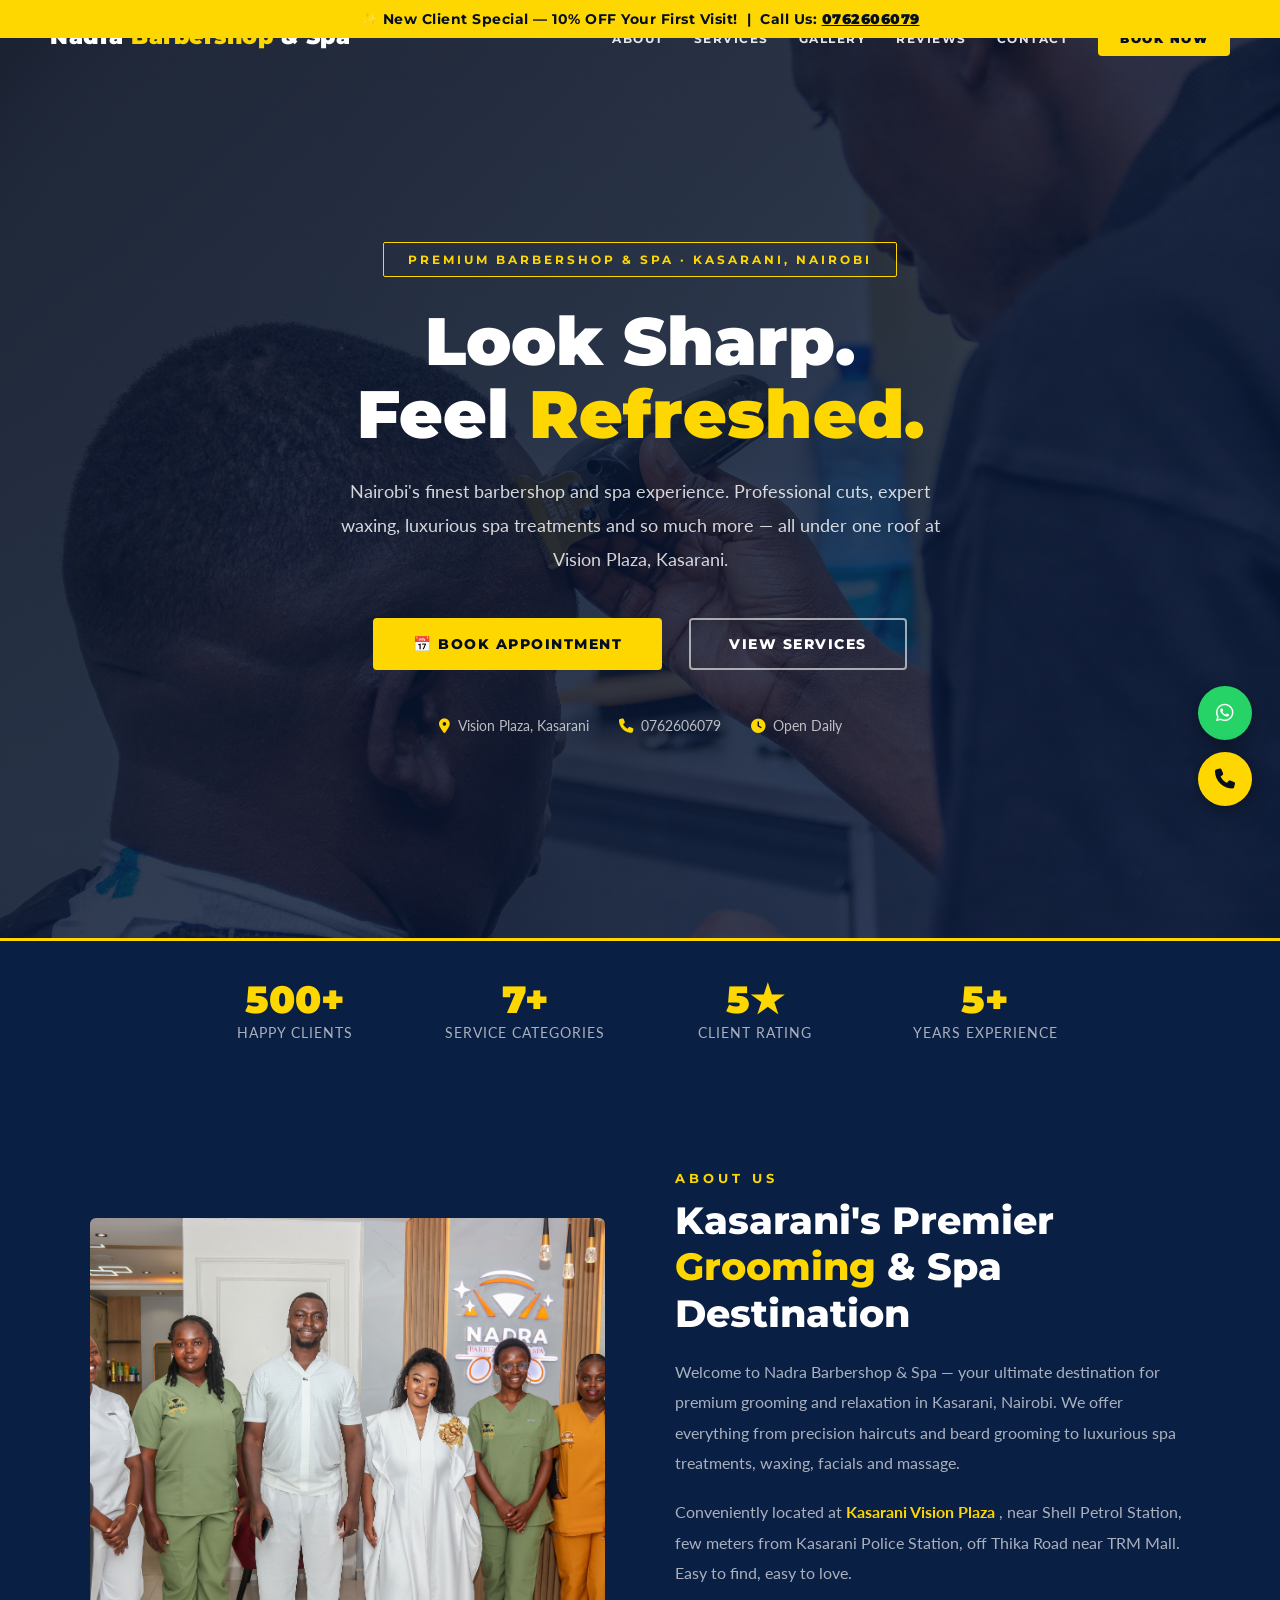
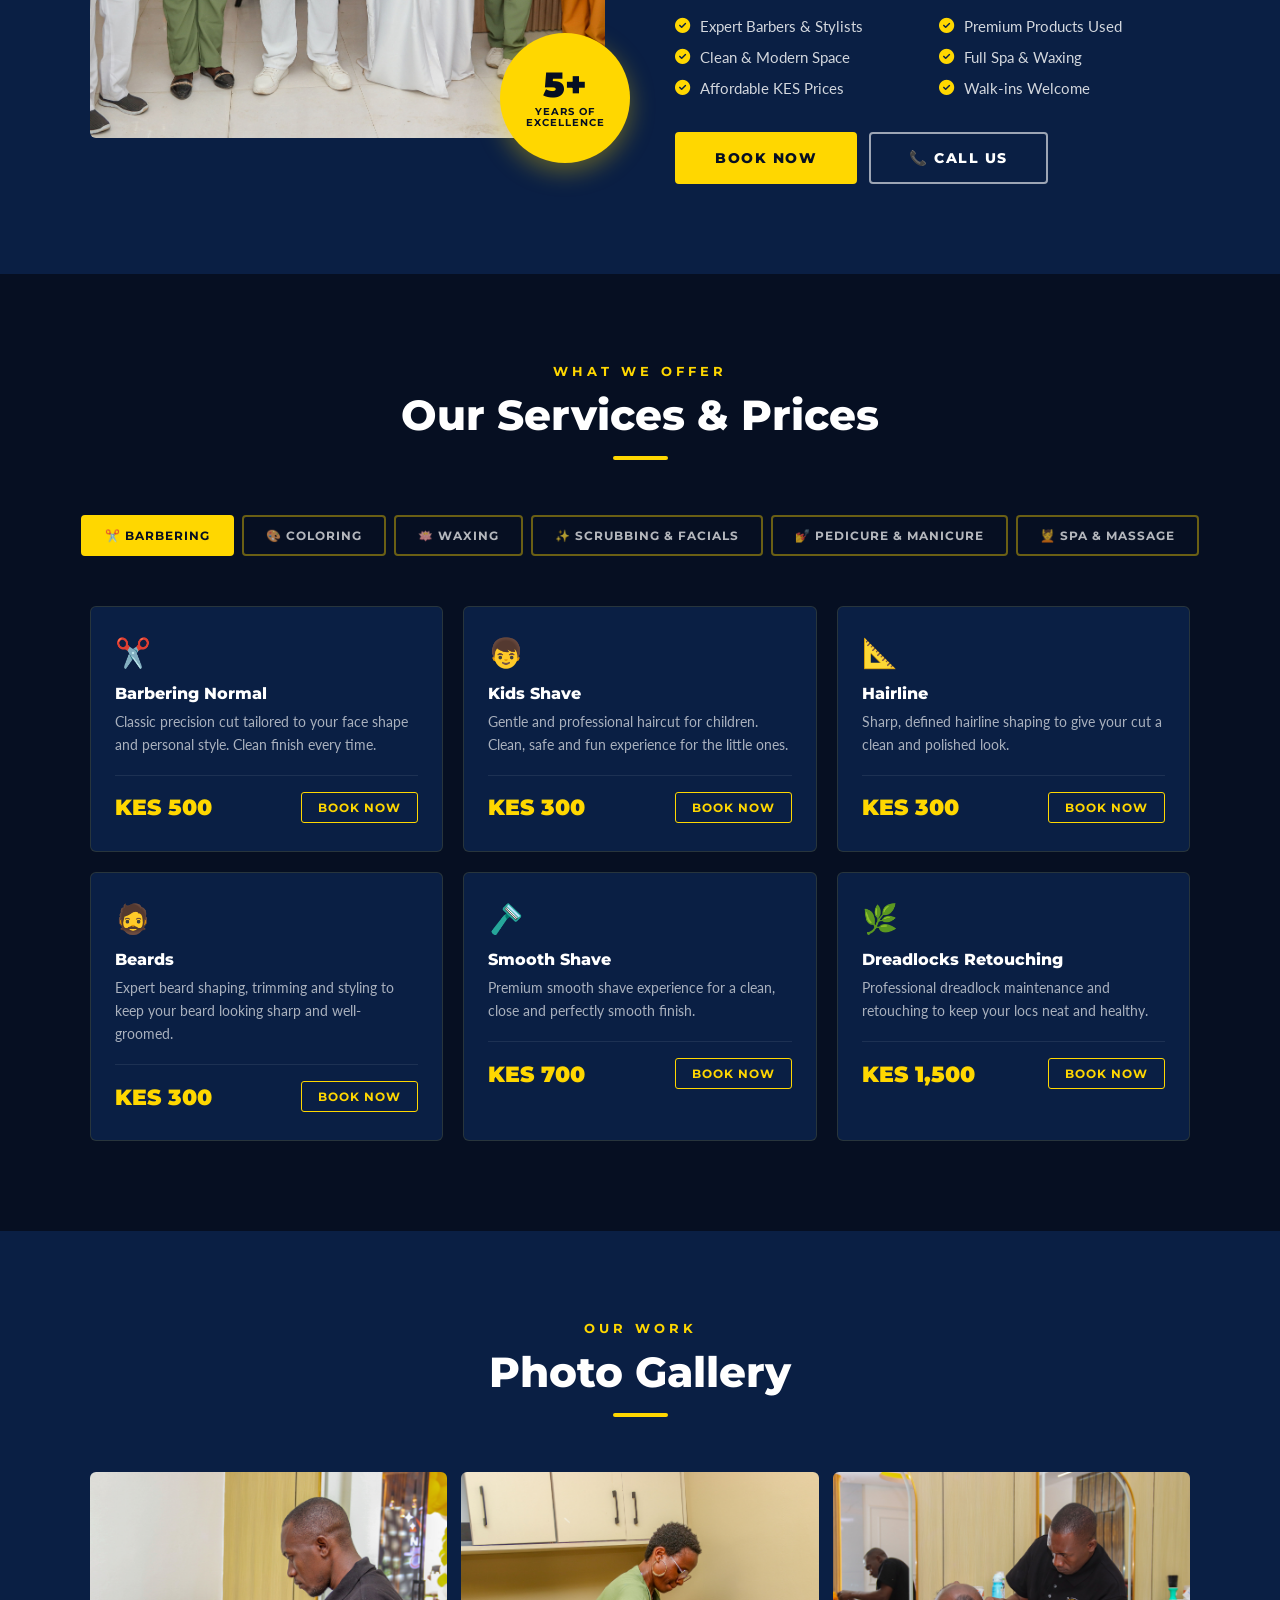
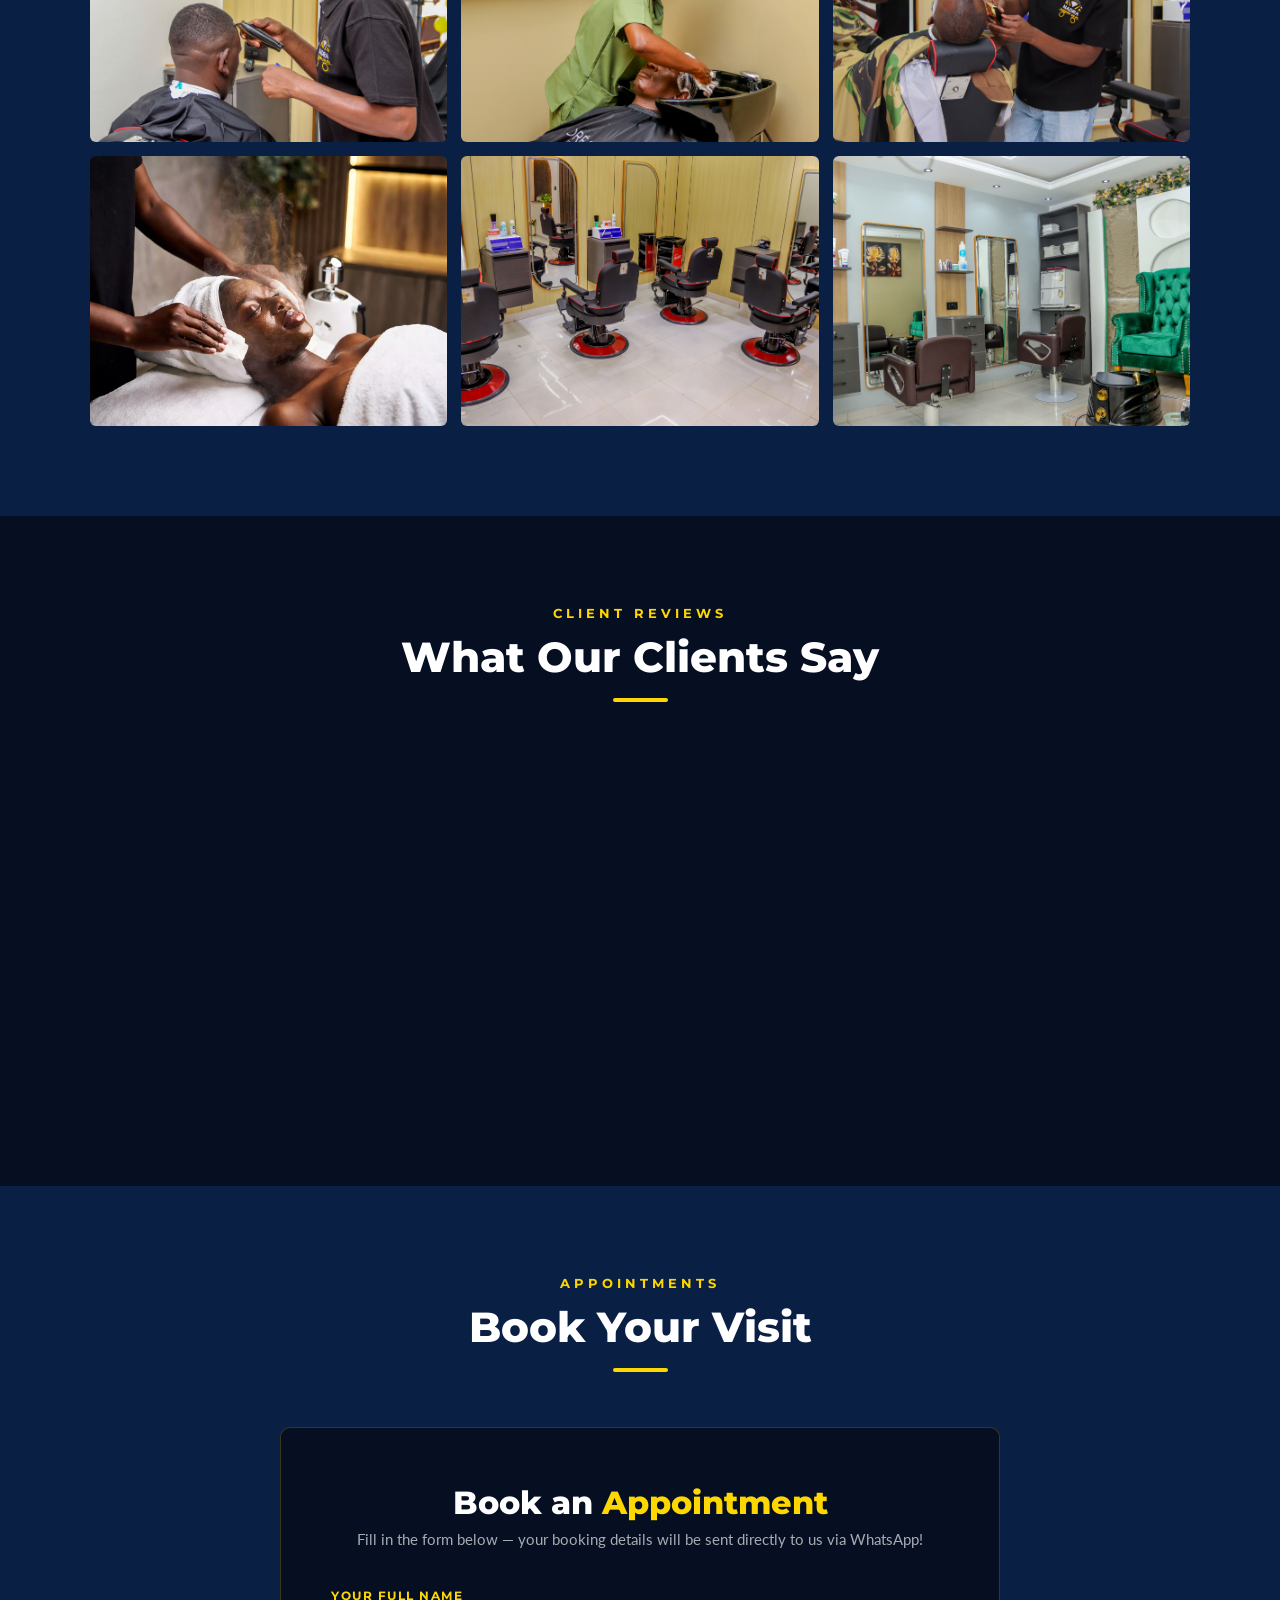
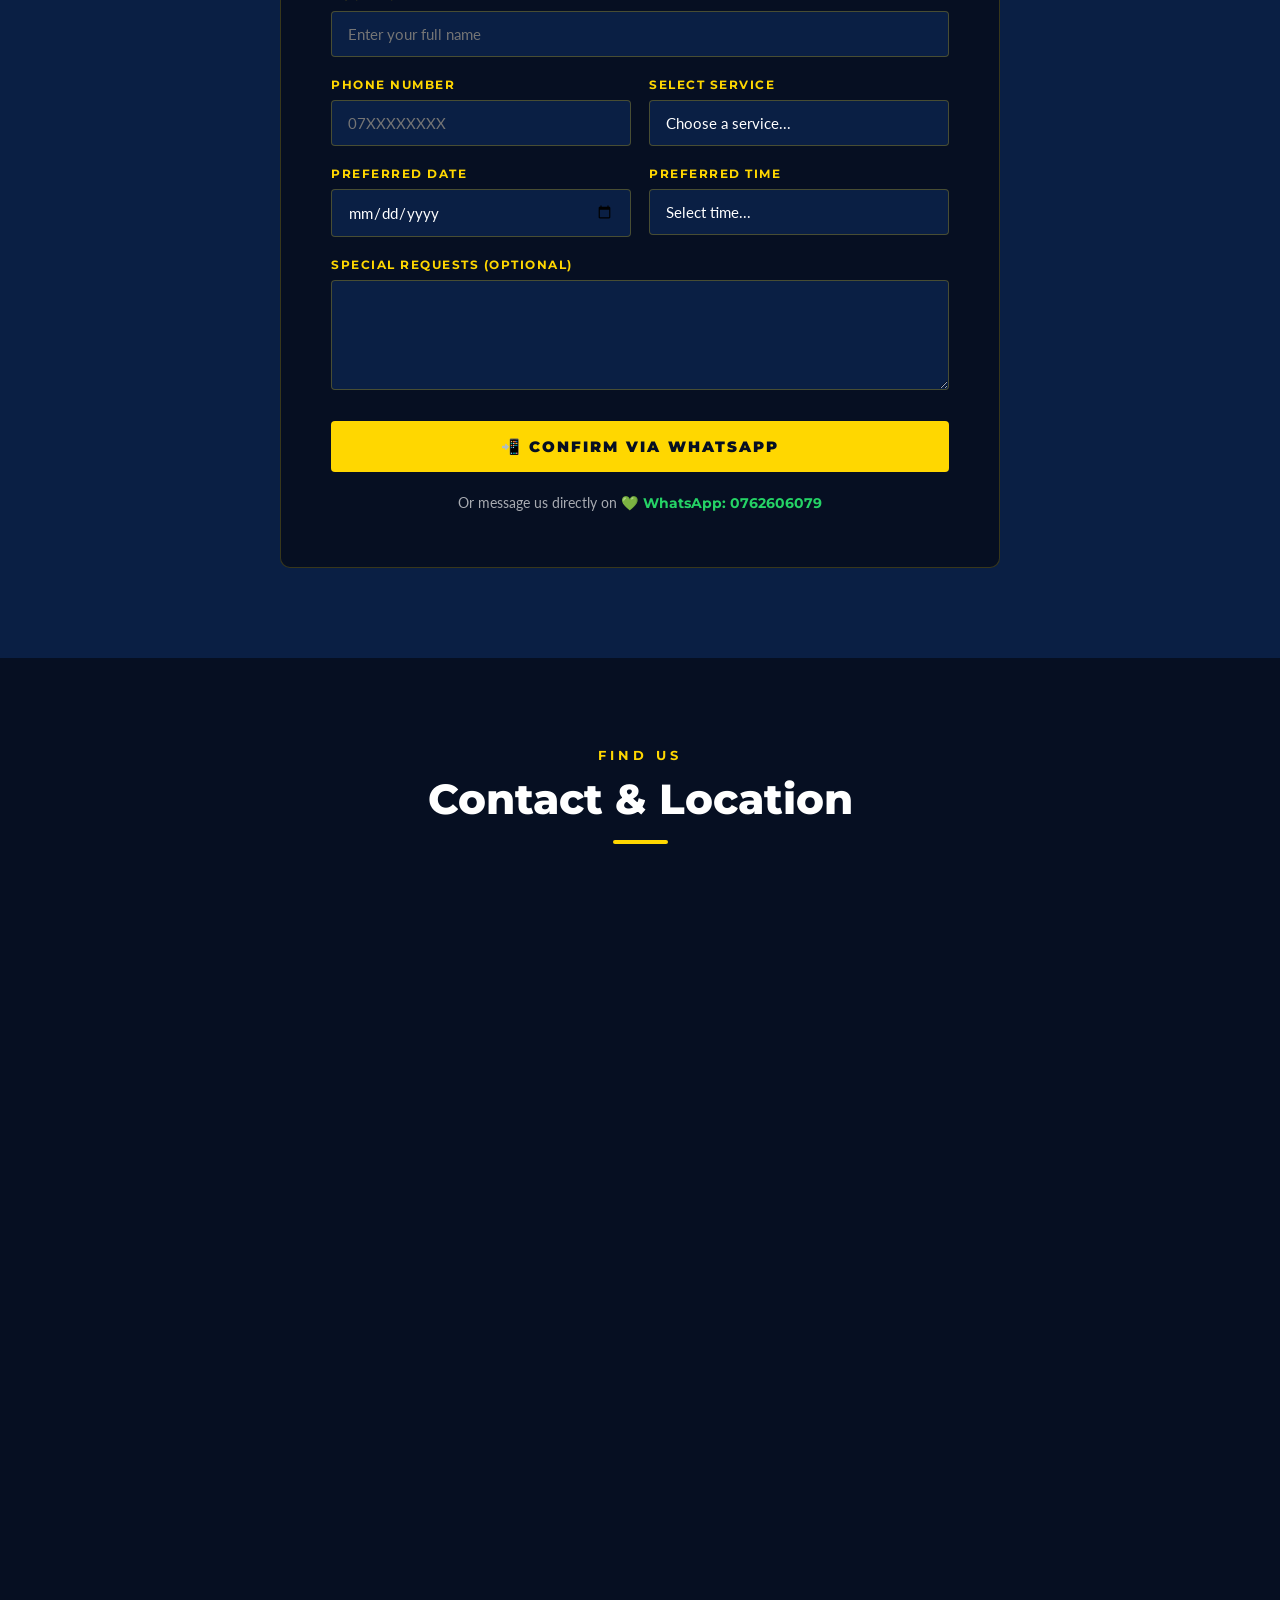
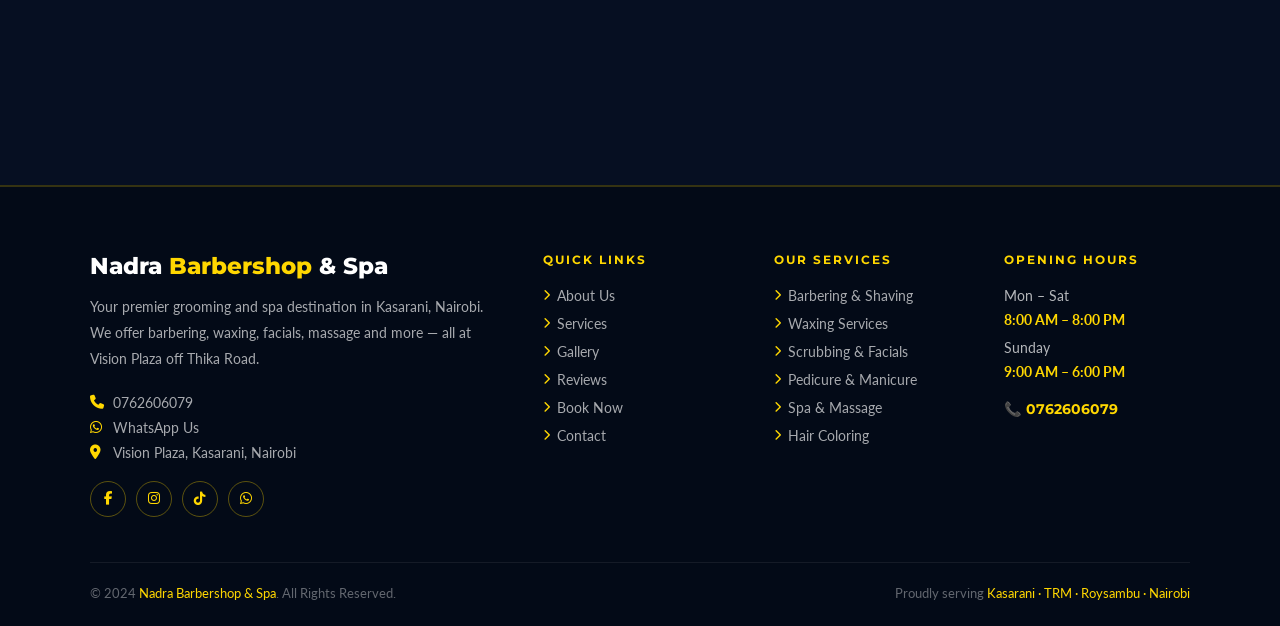
<file: nadra-barbershop/📄 index.html>
<!DOCTYPE html>
<html lang="en">
<head>
    <meta charset="UTF-8">
    <meta name="viewport" 
          content="width=device-width, initial-scale=1.0">
    <title>Nadra Barbershop & Spa - Kasarani, Nairobi</title>
    <meta name="description" 
          content="Nadra Barbershop & Spa - Premium grooming 
          and spa services in Kasarani, Nairobi. Located at 
          Vision Plaza near Shell Petrol Station, off Thika 
          Road near TRM Mall. Call 0762606079">
    <meta name="keywords" 
          content="barbershop kasarani, spa kasarani nairobi,
          waxing kasarani, massage kasarani, facial kasarani,
          haircut near TRM, barber thika road, nadra barbershop,
          pedicure manicure kasarani nairobi">

    <!-- Font Awesome Icons -->
    <link rel="stylesheet"
          href="https://cdnjs.cloudflare.com/ajax/libs/font-awesome/6.4.0/css/all.min.css">

    <!-- Google Fonts -->
    <link href="https://fonts.googleapis.com/css2?family=Montserrat:wght@400;700;800;900&family=Lato:wght@300;400;700&display=swap"
          rel="stylesheet">

    <style>

        /* ================================
           ROOT VARIABLES & RESET
        ================================ */
        * {
            margin: 0;
            padding: 0;
            box-sizing: border-box;
        }

        :root {
            --navy: #0a1f44;
            --navy-dark: #060f22;
            --navy-mid: #112255;
            --navy-light: #1a3166;
            --gold: #FFD700;
            --gold-dark: #B8860B;
            --gold-light: #ffe44d;
            --white: #ffffff;
            --off-white: #f8f9fa;
            --grey: #cccccc;
            --text-muted: rgba(255,255,255,0.65);
        }

        html {
            scroll-behavior: smooth;
        }

        body {
            font-family: 'Lato', sans-serif;
            background-color: var(--navy-dark);
            color: var(--white);
            overflow-x: hidden;
        }

        h1, h2, h3, h4 {
            font-family: 'Montserrat', sans-serif;
            font-weight: 800;
        }

        a {
            text-decoration: none;
        }

        .gold {
            color: var(--gold);
        }

        .section-tag {
            display: block;
            text-align: center;
            color: var(--gold);
            font-family: 'Montserrat', sans-serif;
            font-weight: 700;
            font-size: 0.8rem;
            letter-spacing: 4px;
            text-transform: uppercase;
            margin-bottom: 12px;
        }

        .section-title {
            text-align: center;
            font-size: 2.6rem;
            color: var(--white);
            margin-bottom: 15px;
            line-height: 1.2;
        }

        .section-line {
            width: 55px;
            height: 4px;
            background: var(--gold);
            margin: 0 auto 55px;
            border-radius: 2px;
        }

        section {
            padding: 90px 20px;
        }

        /* BUTTONS */
        .btn-primary {
            display: inline-block;
            background: var(--gold);
            color: var(--navy-dark);
            padding: 15px 38px;
            border-radius: 4px;
            font-family: 'Montserrat', sans-serif;
            font-weight: 800;
            font-size: 0.9rem;
            letter-spacing: 1.5px;
            text-transform: uppercase;
            transition: all 0.3s ease;
            border: 2px solid var(--gold);
            cursor: pointer;
        }

        .btn-primary:hover {
            background: transparent;
            color: var(--gold);
        }

        .btn-secondary {
            display: inline-block;
            background: transparent;
            color: var(--white);
            padding: 15px 38px;
            border-radius: 4px;
            font-family: 'Montserrat', sans-serif;
            font-weight: 800;
            font-size: 0.9rem;
            letter-spacing: 1.5px;
            text-transform: uppercase;
            transition: all 0.3s ease;
            border: 2px solid rgba(255,255,255,0.6);
            margin-left: 12px;
        }

        .btn-secondary:hover {
            border-color: var(--gold);
            color: var(--gold);
        }

        /* ================================
           ANNOUNCEMENT BAR
        ================================ */
        .announcement-bar {
            background: var(--gold);
            color: var(--navy-dark);
            text-align: center;
            padding: 11px 20px;
            font-family: 'Montserrat', sans-serif;
            font-weight: 700;
            font-size: 0.85rem;
            letter-spacing: 0.5px;
            position: relative;
            z-index: 1001;
        }

        .announcement-bar a {
            color: var(--navy-dark);
            font-weight: 900;
            text-decoration: underline;
        }

        /* ================================
           NAVIGATION
        ================================ */
        #navbar {
            position: fixed;
            top: 0;
            width: 100%;
            z-index: 1000;
            padding: 22px 50px;
            display: flex;
            justify-content: space-between;
            align-items: center;
            transition: all 0.4s ease;
            background: transparent;
        }

        #navbar.scrolled {
            background: rgba(6, 15, 34, 0.97);
            padding: 14px 50px;
            box-shadow: 0 2px 30px rgba(0,0,0,0.5);
            backdrop-filter: blur(10px);
        }

        .nav-logo {
            font-family: 'Montserrat', sans-serif;
            font-weight: 900;
            font-size: 1.4rem;
            color: var(--white);
            letter-spacing: 0.5px;
        }

        .nav-logo span {
            color: var(--gold);
        }

        .nav-links {
            display: flex;
            list-style: none;
            gap: 30px;
            align-items: center;
        }

        .nav-links a {
            color: rgba(255,255,255,0.88);
            font-family: 'Montserrat', sans-serif;
            font-weight: 700;
            font-size: 0.78rem;
            letter-spacing: 1.5px;
            text-transform: uppercase;
            transition: color 0.3s;
            position: relative;
        }

        .nav-links a::after {
            content: '';
            position: absolute;
            bottom: -4px;
            left: 0;
            width: 0;
            height: 2px;
            background: var(--gold);
            transition: width 0.3s;
        }

        .nav-links a:hover::after {
            width: 100%;
        }

        .nav-links a:hover {
            color: var(--gold);
        }

        .nav-book-btn {
            background: var(--gold) !important;
            color: var(--navy-dark) !important;
            padding: 10px 22px !important;
            border-radius: 4px;
            font-weight: 900 !important;
        }

        .nav-book-btn::after {
            display: none !important;
        }

        .nav-book-btn:hover {
            background: var(--gold-dark) !important;
            color: var(--white) !important;
        }

        /* Hamburger */
        .hamburger {
            display: none;
            flex-direction: column;
            cursor: pointer;
            gap: 6px;
            padding: 5px;
        }

        .hamburger span {
            width: 26px;
            height: 2px;
            background: var(--white);
            border-radius: 2px;
            transition: all 0.3s;
            display: block;
        }

        .hamburger.active span:nth-child(1) {
            transform: rotate(45deg) translate(6px, 6px);
        }

        .hamburger.active span:nth-child(2) {
            opacity: 0;
        }

        .hamburger.active span:nth-child(3) {
            transform: rotate(-45deg) translate(6px, -6px);
        }

        /* Mobile Nav */
        .mobile-nav {
            display: none;
            position: fixed;
            top: 0;
            left: 0;
            width: 100%;
            height: 100vh;
            background: var(--navy-dark);
            z-index: 999;
            flex-direction: column;
            align-items: center;
            justify-content: center;
            gap: 35px;
        }

        .mobile-nav.open {
            display: flex;
        }

        .mobile-nav a {
            color: var(--white);
            font-family: 'Montserrat', sans-serif;
            font-weight: 800;
            font-size: 1.5rem;
            letter-spacing: 2px;
            text-transform: uppercase;
            transition: color 0.3s;
        }

        .mobile-nav a:hover {
            color: var(--gold);
        }

        .mobile-nav .close-btn {
            position: absolute;
            top: 25px;
            right: 30px;
            font-size: 2rem;
            cursor: pointer;
            color: var(--gold);
        }

        /* ================================
           HERO SECTION
        ================================ */
        #hero {
            height: 100vh;
            min-height: 650px;
            position: relative;
            display: flex;
            align-items: center;
            justify-content: center;
            text-align: center;
            overflow: hidden;
            padding: 0 20px;
        }

        .hero-bg {
            position: absolute;
            inset: 0;
            width: 100%;
            height: 100%;
            object-fit: cover;
            z-index: 0;
        }

        .hero-overlay {
            position: absolute;
            inset: 0;
            background: linear-gradient(
                135deg,
                rgba(6,15,34,0.88) 0%,
                rgba(10,31,68,0.75) 100%
            );
            z-index: 1;
        }

        .hero-content {
            position: relative;
            z-index: 2;
            max-width: 820px;
        }

        .hero-badge {
            display: inline-block;
            border: 1px solid var(--gold);
            color: var(--gold);
            padding: 9px 24px;
            font-family: 'Montserrat', sans-serif;
            font-weight: 700;
            font-size: 0.75rem;
            letter-spacing: 3px;
            text-transform: uppercase;
            margin-bottom: 28px;
            border-radius: 2px;
        }

        .hero-content h1 {
            font-size: 4.2rem;
            line-height: 1.1;
            margin-bottom: 22px;
            color: var(--white);
            font-weight: 900;
        }

        .hero-content h1 span {
            color: var(--gold);
        }

        .hero-content p {
            font-size: 1.15rem;
            color: rgba(255,255,255,0.82);
            margin-bottom: 42px;
            line-height: 1.85;
            max-width: 620px;
            margin-left: auto;
            margin-right: auto;
        }

        .hero-buttons {
            display: flex;
            justify-content: center;
            flex-wrap: wrap;
            gap: 15px;
        }

        .hero-meta {
            margin-top: 48px;
            display: flex;
            justify-content: center;
            flex-wrap: wrap;
            gap: 30px;
        }

        .hero-meta-item {
            display: flex;
            align-items: center;
            gap: 8px;
            color: rgba(255,255,255,0.7);
            font-size: 0.85rem;
        }

        .hero-meta-item i {
            color: var(--gold);
            font-size: 0.9rem;
        }

        /* ================================
           STATS BAR
        ================================ */
        .stats-bar {
            background: var(--navy);
            border-top: 3px solid var(--gold);
            padding: 40px 20px;
        }

        .stats-grid {
            max-width: 900px;
            margin: 0 auto;
            display: grid;
            grid-template-columns: repeat(4, 1fr);
            gap: 20px;
            text-align: center;
        }

        .stat-item h3 {
            font-size: 2.4rem;
            color: var(--gold);
            font-weight: 900;
            line-height: 1;
            margin-bottom: 6px;
        }

        .stat-item p {
            color: var(--text-muted);
            font-size: 0.85rem;
            letter-spacing: 1px;
            text-transform: uppercase;
        }

        /* ================================
           ABOUT SECTION
        ================================ */
        #about {
            background: var(--navy);
        }

        .about-wrap {
            max-width: 1100px;
            margin: 0 auto;
            display: grid;
            grid-template-columns: 1fr 1fr;
            gap: 70px;
            align-items: center;
        }

        .about-img-wrap {
            position: relative;
        }

        .about-img-wrap img {
            width: 100%;
            height: 520px;
            object-fit: cover;
            border-radius: 6px;
            display: block;
        }

        .about-badge {
            position: absolute;
            bottom: -25px;
            right: -25px;
            background: var(--gold);
            color: var(--navy-dark);
            width: 130px;
            height: 130px;
            border-radius: 50%;
            display: flex;
            flex-direction: column;
            align-items: center;
            justify-content: center;
            text-align: center;
            font-family: 'Montserrat', sans-serif;
            box-shadow: 0 8px 25px rgba(255,215,0,0.35);
        }

        .about-badge .big {
            font-size: 2.2rem;
            font-weight: 900;
            line-height: 1;
        }

        .about-badge .small {
            font-size: 0.6rem;
            font-weight: 700;
            letter-spacing: 1px;
            text-transform: uppercase;
            margin-top: 3px;
        }

        .about-text h2 {
            font-size: 2.4rem;
            line-height: 1.2;
            margin-bottom: 20px;
            color: var(--white);
        }

        .about-text p {
            color: var(--text-muted);
            line-height: 1.95;
            margin-bottom: 18px;
            font-size: 0.98rem;
        }

        .about-checks {
            display: grid;
            grid-template-columns: 1fr 1fr;
            gap: 13px;
            margin: 28px 0 35px;
        }

        .check-item {
            display: flex;
            align-items: center;
            gap: 10px;
            color: rgba(255,255,255,0.82);
            font-size: 0.92rem;
        }

        .check-item i {
            color: var(--gold);
            font-size: 0.95rem;
            flex-shrink: 0;
        }

        /* ================================
           SERVICES SECTION
        ================================ */
        #services {
            background: var(--navy-dark);
        }

        /* Tab Buttons */
        .service-tabs {
            display: flex;
            flex-wrap: wrap;
            justify-content: center;
            gap: 8px;
            margin-bottom: 50px;
        }

        .stab {
            padding: 11px 22px;
            background: transparent;
            border: 2px solid rgba(255,215,0,0.4);
            color: rgba(255,255,255,0.7);
            cursor: pointer;
            font-family: 'Montserrat', sans-serif;
            font-weight: 700;
            font-size: 0.75rem;
            letter-spacing: 1px;
            text-transform: uppercase;
            border-radius: 4px;
            transition: all 0.3s;
        }

        .stab:hover,
        .stab.active {
            background: var(--gold);
            border-color: var(--gold);
            color: var(--navy-dark);
        }

        /* Service Panel */
        .service-panel {
            display: none;
            max-width: 1100px;
            margin: 0 auto;
        }

        .service-panel.active {
            display: block;
        }

        /* Service Grid */
        .service-grid {
            display: grid;
            grid-template-columns: repeat(3, 1fr);
            gap: 20px;
        }

        .service-card {
            background: var(--navy);
            border: 1px solid rgba(255,215,0,0.12);
            border-radius: 6px;
            padding: 28px 24px;
            transition: all 0.3s ease;
            position: relative;
            overflow: hidden;
        }

        .service-card::before {
            content: '';
            position: absolute;
            top: 0;
            left: 0;
            width: 4px;
            height: 100%;
            background: var(--gold);
            transform: scaleY(0);
            transition: transform 0.3s ease;
            transform-origin: bottom;
        }

        .service-card:hover {
            border-color: rgba(255,215,0,0.4);
            transform: translateY(-4px);
            box-shadow: 0 12px 35px rgba(0,0,0,0.3);
        }

        .service-card:hover::before {
            transform: scaleY(1);
        }

        .service-icon {
            font-size: 1.8rem;
            margin-bottom: 14px;
            display: block;
        }

        .service-card h3 {
            font-size: 1rem;
            color: var(--white);
            margin-bottom: 8px;
            font-weight: 800;
        }

        .service-card p {
            color: var(--text-muted);
            font-size: 0.85rem;
            line-height: 1.7;
            margin-bottom: 18px;
        }

        .service-bottom {
            display: flex;
            justify-content: space-between;
            align-items: center;
            padding-top: 16px;
            border-top: 1px solid rgba(255,255,255,0.08);
        }

        .service-price {
            font-family: 'Montserrat', sans-serif;
            font-weight: 900;
            font-size: 1.35rem;
            color: var(--gold);
        }

        .book-now-btn {
            background: transparent;
            border: 1px solid var(--gold);
            color: var(--gold);
            padding: 7px 16px;
            border-radius: 3px;
            font-family: 'Montserrat', sans-serif;
            font-weight: 700;
            font-size: 0.75rem;
            letter-spacing: 1px;
            text-transform: uppercase;
            cursor: pointer;
            transition: all 0.3s;
            text-decoration: none;
            display: inline-block;
        }

        .book-now-btn:hover {
            background: var(--gold);
            color: var(--navy-dark);
        }

        /* Price List Style (for longer lists) */
        .price-list {
            max-width: 1100px;
            margin: 0 auto;
        }

        .price-list-grid {
            display: grid;
            grid-template-columns: repeat(2, 1fr);
            gap: 12px;
        }

        .price-item {
            background: var(--navy);
            border: 1px solid rgba(255,215,0,0.1);
            border-radius: 5px;
            padding: 16px 20px;
            display: flex;
            justify-content: space-between;
            align-items: center;
            transition: all 0.3s;
        }

        .price-item:hover {
            border-color: var(--gold);
            background: var(--navy-mid);
        }

        .price-item-name {
            color: rgba(255,255,255,0.88);
            font-size: 0.92rem;
            font-weight: 400;
        }

        .price-item-price {
            color: var(--gold);
            font-family: 'Montserrat', sans-serif;
            font-weight: 800;
            font-size: 1rem;
            white-space: nowrap;
            margin-left: 15px;
        }

        /* ================================
           GALLERY SECTION
        ================================ */
        #gallery {
            background: var(--navy);
        }

        .gallery-grid {
            max-width: 1100px;
            margin: 0 auto;
            display: grid;
            grid-template-columns: repeat(3, 1fr);
            gap: 14px;
        }

        .gallery-item {
            position: relative;
            overflow: hidden;
            border-radius: 6px;
            cursor: pointer;
        }

        .gallery-item img {
            width: 100%;
            height: 270px;
            object-fit: cover;
            display: block;
            transition: transform 0.5s ease;
        }

        .gallery-item:hover img {
            transform: scale(1.08);
        }

        .gallery-hover {
            position: absolute;
            inset: 0;
            background: rgba(10,31,68,0.7);
            display: flex;
            flex-direction: column;
            align-items: center;
            justify-content: center;
            opacity: 0;
            transition: opacity 0.3s;
            gap: 8px;
        }

        .gallery-item:hover .gallery-hover {
            opacity: 1;
        }

        .gallery-hover i {
            color: var(--gold);
            font-size: 1.8rem;
        }

        .gallery-hover span {
            color: var(--white);
            font-family: 'Montserrat', sans-serif;
            font-weight: 700;
            font-size: 0.8rem;
            letter-spacing: 2px;
            text-transform: uppercase;
        }

        /* ================================
           TESTIMONIALS SECTION
        ================================ */
        #testimonials {
            background: var(--navy-dark);
        }

        .testimonials-grid {
            max-width: 1050px;
            margin: 0 auto;
            display: grid;
            grid-template-columns: repeat(3, 1fr);
            gap: 22px;
        }

        .tcard {
            background: var(--navy);
            border: 1px solid rgba(255,215,0,0.13);
            border-radius: 8px;
            padding: 30px;
            transition: all 0.3s;
            position: relative;
        }

        .tcard:hover {
            border-color: rgba(255,215,0,0.4);
            transform: translateY(-5px);
            box-shadow: 0 15px 40px rgba(0,0,0,0.3);
        }

        .quote-icon {
            font-size: 3rem;
            color: var(--gold);
            opacity: 0.25;
            line-height: 1;
            font-family: Georgia, serif;
            margin-bottom: -10px;
        }

        .tcard-stars {
            color: var(--gold);
            font-size: 0.95rem;
            margin-bottom: 14px;
            letter-spacing: 2px;
        }

        .tcard p {
            color: var(--text-muted);
            font-size: 0.92rem;
            line-height: 1.85;
            font-style: italic;
            margin-bottom: 24px;
        }

        .tcard-author {
            display: flex;
            align-items: center;
            gap: 13px;
        }

        .author-initials {
            width: 46px;
            height: 46px;
            border-radius: 50%;
            background: linear-gradient(
                135deg, var(--gold), var(--gold-dark)
            );
            color: var(--navy-dark);
            display: flex;
            align-items: center;
            justify-content: center;
            font-family: 'Montserrat', sans-serif;
            font-weight: 900;
            font-size: 1rem;
            flex-shrink: 0;
        }

        .author-details h4 {
            color: var(--white);
            font-size: 0.95rem;
            font-family: 'Montserrat', sans-serif;
            font-weight: 700;
            margin-bottom: 2px;
        }

        .author-details span {
            color: var(--gold);
            font-size: 0.78rem;
        }

        /* ================================
           BOOKING SECTION
        ================================ */
        #booking {
            background: var(--navy);
        }

        .booking-wrap {
            max-width: 720px;
            margin: 0 auto;
            background: var(--navy-dark);
            border: 1px solid rgba(255,215,0,0.2);
            border-radius: 10px;
            padding: 55px 50px;
        }

        .booking-wrap h2 {
            text-align: center;
            font-size: 2rem;
            margin-bottom: 8px;
        }

        .booking-sub {
            text-align: center;
            color: var(--text-muted);
            font-size: 0.92rem;
            margin-bottom: 40px;
        }

        .form-group {
            margin-bottom: 20px;
        }

        .form-row {
            display: grid;
            grid-template-columns: 1fr 1fr;
            gap: 18px;
        }

        label {
            display: block;
            color: var(--gold);
            font-family: 'Montserrat', sans-serif;
            font-weight: 700;
            font-size: 0.75rem;
            letter-spacing: 1.5px;
            text-transform: uppercase;
            margin-bottom: 8px;
        }

        input, select, textarea {
            width: 100%;
            padding: 13px 16px;
            background: var(--navy);
            border: 1px solid rgba(255,215,0,0.25);
            color: var(--white);
            font-family: 'Lato', sans-serif;
            font-size: 0.95rem;
            border-radius: 4px;
            transition: border-color 0.3s;
            appearance: none;
        }

        input:focus,
        select:focus,
        textarea:focus {
            outline: none;
            border-color: var(--gold);
            background: var(--navy-mid);
        }

        select option {
            background: var(--navy-dark);
            color: var(--white);
        }

        textarea {
            height: 110px;
            resize: vertical;
        }

        .submit-btn {
            width: 100%;
            padding: 16px;
            background: var(--gold);
            color: var(--navy-dark);
            border: none;
            border-radius: 4px;
            font-family: 'Montserrat', sans-serif;
            font-weight: 900;
            font-size: 0.95rem;
            letter-spacing: 2px;
            text-transform: uppercase;
            cursor: pointer;
            transition: all 0.3s;
            margin-top: 8px;
        }

        .submit-btn:hover {
            background: var(--gold-dark);
            color: var(--white);
        }

        .or-whatsapp {
            text-align: center;
            margin-top: 22px;
            color: var(--text-muted);
            font-size: 0.88rem;
        }

        .or-whatsapp a {
            color: #25D366;
            font-family: 'Montserrat', sans-serif;
            font-weight: 700;
        }

        /* ================================
           CONTACT SECTION
        ================================ */
        #contact {
            background: var(--navy-dark);
        }

        .contact-wrap {
            max-width: 1100px;
            margin: 0 auto;
            display: grid;
            grid-template-columns: 1fr 1fr;
            gap: 65px;
            align-items: start;
        }

        .contact-left h2 {
            font-size: 2.2rem;
            margin-bottom: 15px;
            line-height: 1.2;
        }

        .contact-left > p {
            color: var(--text-muted);
            line-height: 1.85;
            margin-bottom: 38px;
            font-size: 0.97rem;
        }

        .cinfo-item {
            display: flex;
            gap: 18px;
            margin-bottom: 28px;
            align-items: flex-start;
        }

        .cinfo-icon {
            width: 48px;
            height: 48px;
            border-radius: 50%;
            background: rgba(255,215,0,0.1);
            border: 1px solid rgba(255,215,0,0.35);
            display: flex;
            align-items: center;
            justify-content: center;
            flex-shrink: 0;
        }

        .cinfo-icon i {
            color: var(--gold);
            font-size: 1rem;
        }

        .cinfo-text h4 {
            color: var(--gold);
            font-family: 'Montserrat', sans-serif;
            font-weight: 700;
            font-size: 0.78rem;
            letter-spacing: 1.5px;
            text-transform: uppercase;
            margin-bottom: 6px;
        }

        .cinfo-text p,
        .cinfo-text a {
            color: rgba(255,255,255,0.82);
            font-size: 0.97rem;
            line-height: 1.7;
            text-decoration: none;
            transition: color 0.3s;
        }

        .cinfo-text a:hover {
            color: var(--gold);
        }

        .hours-table {
            width: 100%;
            border-collapse: collapse;
        }

        .hours-table td {
            padding: 5px 0;
            font-size: 0.9rem;
        }

        .hours-table td:first-child {
            color: rgba(255,255,255,0.7);
            padding-right: 20px;
        }

        .hours-table td:last-child {
            color: var(--gold);
            font-family: 'Montserrat', sans-serif;
            font-weight: 700;
        }

        .contact-map {
            border-radius: 8px;
            overflow: hidden;
            border: 2px solid rgba(255,215,0,0.25);
            box-shadow: 0 10px 40px rgba(0,0,0,0.3);
        }

        .contact-map iframe {
            width: 100%;
            height: 430px;
            border: none;
            display: block;
        }

        .directions-box {
            background: var(--navy);
            border: 1px solid rgba(255,215,0,0.2);
            border-radius: 6px;
            padding: 20px;
            margin-top: 15px;
        }

        .directions-box h4 {
            color: var(--gold);
            font-family: 'Montserrat', sans-serif;
            font-weight: 700;
            font-size: 0.8rem;
            letter-spacing: 1.5px;
            text-transform: uppercase;
            margin-bottom: 12px;
        }

        .directions-box p {
            color: var(--text-muted);
            font-size: 0.87rem;
            line-height: 1.7;
            margin-bottom: 8px;
        }

        .directions-box p:last-child {
            margin-bottom: 0;
        }

        .directions-box i {
            color: var(--gold);
            margin-right: 6px;
        }

        /* ================================
           FOOTER
        ================================ */
        footer {
            background: #030a17;
            padding: 65px 20px 25px;
            border-top: 2px solid rgba(255,215,0,0.2);
        }

        .footer-grid {
            max-width: 1100px;
            margin: 0 auto 45px;
            display: grid;
            grid-template-columns: 2.2fr 1fr 1fr 1fr;
            gap: 45px;
        }

        .footer-brand h3 {
            font-size: 1.45rem;
            margin-bottom: 14px;
            color: var(--white);
        }

        .footer-brand h3 span {
            color: var(--gold);
        }

        .footer-brand p {
            color: var(--text-muted);
            font-size: 0.88rem;
            line-height: 1.85;
            margin-bottom: 22px;
        }

        .footer-brand .contact-quick a {
            display: flex;
            align-items: center;
            gap: 8px;
            color: var(--text-muted);
            font-size: 0.88rem;
            margin-bottom: 8px;
            transition: color 0.3s;
        }

        .footer-brand .contact-quick a:hover {
            color: var(--gold);
        }

        .footer-brand .contact-quick i {
            color: var(--gold);
            width: 15px;
        }

        .social-row {
            display: flex;
            gap: 10px;
            margin-top: 20px;
        }

        .social-row a {
            width: 36px;
            height: 36px;
            border: 1px solid rgba(255,215,0,0.35);
            border-radius: 50%;
            display: flex;
            align-items: center;
            justify-content: center;
            color: var(--gold);
            font-size: 0.85rem;
            transition: all 0.3s;
        }

        .social-row a:hover {
            background: var(--gold);
            color: var(--navy-dark);
            border-color: var(--gold);
        }

        .footer-col h4 {
            color: var(--gold);
            font-family: 'Montserrat', sans-serif;
            font-weight: 700;
            font-size: 0.78rem;
            letter-spacing: 2px;
            text-transform: uppercase;
            margin-bottom: 20px;
        }

        .footer-col ul {
            list-style: none;
        }

        .footer-col ul li {
            margin-bottom: 11px;
        }

        .footer-col ul li a {
            color: var(--text-muted);
            font-size: 0.88rem;
            transition: color 0.3s;
            display: flex;
            align-items: center;
            gap: 7px;
        }

        .footer-col ul li a:hover {
            color: var(--gold);
        }

        .footer-col ul li a i {
            font-size: 0.7rem;
            color: var(--gold);
        }

        .footer-bottom {
            max-width: 1100px;
            margin: 0 auto;
            padding-top: 22px;
            border-top: 1px solid rgba(255,255,255,0.07);
            display: flex;
            justify-content: space-between;
            align-items: center;
            flex-wrap: wrap;
            gap: 10px;
        }

        .footer-bottom p {
            color: rgba(255,255,255,0.38);
            font-size: 0.82rem;
        }

        .footer-bottom span {
            color: var(--gold);
        }

        /* ================================
           FLOATING BUTTONS
        ================================ */
        .floats {
            position: fixed;
            bottom: 28px;
            right: 28px;
            z-index: 998;
            display: flex;
            flex-direction: column;
            gap: 12px;
        }

        .float-btn {
            width: 54px;
            height: 54px;
            border-radius: 50%;
            display: flex;
            align-items: center;
            justify-content: center;
            font-size: 1.25rem;
            box-shadow: 0 5px 20px rgba(0,0,0,0.35);
            transition: transform 0.3s, box-shadow 0.3s;
            text-decoration: none;
        }

        .float-btn:hover {
            transform: scale(1.12);
            box-shadow: 0 8px 28px rgba(0,0,0,0.45);
        }

        .wa-float {
            background: #25D366;
            color: #fff;
        }

        .call-float {
            background: var(--gold);
            color: var(--navy-dark);
        }

        .top-float {
            background: var(--navy-light);
            color: var(--gold);
            border: 1px solid rgba(255,215,0,0.3);
            opacity: 0;
            pointer-events: none;
            transition: all 0.3s;
        }

        .top-float.show {
            opacity: 1;
            pointer-events: all;
        }

        /* Pulse animation for WhatsApp */
        @keyframes pulse {
            0% { box-shadow: 0 0 0 0 rgba(37,211,102,0.5); }
            70% { box-shadow: 0 0 0 12px rgba(37,211,102,0); }
            100% { box-shadow: 0 0 0 0 rgba(37,211,102,0); }
        }

        .wa-float {
            animation: pulse 2s infinite;
        }

        /* ================================
           ANIMATIONS
        ================================ */
        .fade-up {
            opacity: 0;
            transform: translateY(35px);
            transition: opacity 0.7s ease, transform 0.7s ease;
        }

        .fade-up.visible {
            opacity: 1;
            transform: translateY(0);
        }

        .fade-up-delay-1 { transition-delay: 0.1s; }
        .fade-up-delay-2 { transition-delay: 0.2s; }
        .fade-up-delay-3 { transition-delay: 0.3s; }

        /* ================================
           MOBILE RESPONSIVE
        ================================ */
        @media (max-width: 992px) {
            #navbar {
                padding: 18px 25px;
            }

            #navbar.scrolled {
                padding: 12px 25px;
            }

            .nav-links {
                display: none;
            }

            .hamburger {
                display: flex;
            }

            .hero-content h1 {
                font-size: 2.8rem;
            }

            .stats-grid {
                grid-template-columns: repeat(2, 1fr);
            }

            .about-wrap {
                grid-template-columns: 1fr;
                gap: 50px;
            }

            .about-badge {
                right: 10px;
                bottom: 10px;
            }

            .service-grid {
                grid-template-columns: repeat(2, 1fr);
            }

            .price-list-grid {
                grid-template-columns: 1fr;
            }

            .gallery-grid {
                grid-template-columns: repeat(2, 1fr);
            }

            .testimonials-grid {
                grid-template-columns: 1fr 1fr;
            }

            .contact-wrap {
                grid-template-columns: 1fr;
                gap: 40px;
            }

            .footer-grid {
                grid-template-columns: 1fr 1fr;
                gap: 30px;
            }
        }

        @media (max-width: 600px) {
            .hero-content h1 {
                font-size: 2rem;
            }

            .hero-content p {
                font-size: 1rem;
            }

            .section-title {
                font-size: 1.9rem;
            }

            .btn-secondary {
                margin-left: 0;
                margin-top: 5px;
            }

            .service-grid {
                grid-template-columns: 1fr;
            }

            .gallery-grid {
                grid-template-columns: 1fr;
            }

            .testimonials-grid {
                grid-template-columns: 1fr;
            }

            .booking-wrap {
                padding: 30px 22px;
            }

            .form-row {
                grid-template-columns: 1fr;
            }

            .footer-grid {
                grid-template-columns: 1fr;
            }

            .footer-bottom {
                flex-direction: column;
                text-align: center;
            }

            .service-tabs {
                gap: 6px;
            }

            .stab {
                padding: 9px 14px;
                font-size: 0.7rem;
            }

            .stats-grid {
                grid-template-columns: repeat(2, 1fr);
            }
        }

    </style>
</head>

<body>

    <!-- ================================
         ANNOUNCEMENT BAR
    ================================ -->
    <div class="announcement-bar">
        ✨ New Client Special — 10% OFF Your First Visit! &nbsp;|&nbsp;
        Call Us: <a href="tel:+254762606079">0762606079</a>
    </div>

    <!-- ================================
         NAVIGATION
    ================================ -->
    <nav id="navbar">
        <a href="#hero" class="nav-logo">
            Nadra <span>Barbershop</span> & Spa
        </a>

        <ul class="nav-links">
            <li><a href="#about">About</a></li>
            <li><a href="#services">Services</a></li>
            <li><a href="#gallery">Gallery</a></li>
            <li><a href="#testimonials">Reviews</a></li>
            <li><a href="#contact">Contact</a></li>
            <li>
                <a href="#booking" class="nav-book-btn">
                    Book Now
                </a>
            </li>
        </ul>

        <div class="hamburger"
             id="hamburger"
             onclick="toggleMobileNav()">
            <span></span>
            <span></span>
            <span></span>
        </div>
    </nav>

    <!-- Mobile Navigation -->
    <div class="mobile-nav" id="mobileNav">
        <span class="close-btn"
              onclick="toggleMobileNav()">
            &times;
        </span>
        <a href="#about" onclick="toggleMobileNav()">About</a>
        <a href="#services" onclick="toggleMobileNav()">Services</a>
        <a href="#gallery" onclick="toggleMobileNav()">Gallery</a>
        <a href="#testimonials" onclick="toggleMobileNav()">Reviews</a>
        <a href="#booking" onclick="toggleMobileNav()">Book Now</a>
        <a href="#contact" onclick="toggleMobileNav()">Contact</a>
        <a href="tel:+254762606079"
           style="color: var(--gold);">
            📞 0762606079
        </a>
    </div>

    <!-- ================================
         HERO SECTION
    ================================ -->
    <section id="hero">
        <!--
            SAVE YOUR BEST SHOP PHOTO AS: hero.jpg
            PUT IT IN YOUR images FOLDER
        -->
        <img src="images/hero.jpg"
             alt="Nadra Barbershop and Spa Kasarani Nairobi"
             class="hero-bg">

        <div class="hero-overlay"></div>

        <div class="hero-content">
            <div class="hero-badge">
                Premium Barbershop & Spa · Kasarani, Nairobi
            </div>

            <h1>
                Look Sharp.<br>
                Feel <span>Refreshed.</span>
            </h1>

            <p>
                Nairobi's finest barbershop and spa experience.
                Professional cuts, expert waxing, luxurious spa
                treatments and so much more — all under one roof
                at Vision Plaza, Kasarani.
            </p>

            <div class="hero-buttons">
                <a href="#booking" class="btn-primary">
                    📅 Book Appointment
                </a>
                <a href="#services" class="btn-secondary">
                    View Services
                </a>
            </div>

            <div class="hero-meta">
                <div class="hero-meta-item">
                    <i class="fas fa-map-marker-alt"></i>
                    <span>Vision Plaza, Kasarani</span>
                </div>
                <div class="hero-meta-item">
                    <i class="fas fa-phone"></i>
                    <span>0762606079</span>
                </div>
                <div class="hero-meta-item">
                    <i class="fas fa-clock"></i>
                    <span>Open Daily</span>
                </div>
            </div>
        </div>
    </section>

    <!-- ================================
         STATS BAR
    ================================ -->
    <div class="stats-bar">
        <div class="stats-grid">
            <div class="stat-item fade-up">
                <h3>500+</h3>
                <p>Happy Clients</p>
            </div>
            <div class="stat-item fade-up fade-up-delay-1">
                <h3>7+</h3>
                <p>Service Categories</p>
            </div>
            <div class="stat-item fade-up fade-up-delay-2">
                <h3>5★</h3>
                <p>Client Rating</p>
            </div>
            <div class="stat-item fade-up fade-up-delay-3">
                <h3>5+</h3>
                <p>Years Experience</p>
            </div>
        </div>
    </div>

    <!-- ================================
         ABOUT SECTION
    ================================ -->
    <section id="about">
        <div class="about-wrap">

            <div class="about-img-wrap fade-up">
                <!--
                    SAVE YOUR SHOP/TEAM PHOTO AS: about.jpg
                    PUT IT IN YOUR images FOLDER
                -->
                <img src="images/about.jpg"
                     alt="Nadra Barbershop Interior Kasarani">

                <div class="about-badge">
                    <span class="big">5+</span>
                    <span class="small">Years of Excellence</span>
                </div>
            </div>

            <div class="about-text fade-up">
                <span class="section-tag"
                      style="text-align:left;">
                    About Us
                </span>

                <h2>
                    Kasarani's Premier
                    <span class="gold">Grooming</span>
                    & Spa Destination
                </h2>

                <p>
                    Welcome to Nadra Barbershop & Spa — your
                    ultimate destination for premium grooming
                    and relaxation in Kasarani, Nairobi. We
                    offer everything from precision haircuts
                    and beard grooming to luxurious spa
                    treatments, waxing, facials and massage.
                </p>

                <p>
                    Conveniently located at
                    <strong style="color:var(--gold);">
                        Kasarani Vision Plaza
                    </strong>,
                    near Shell Petrol Station, few meters
                    from Kasarani Police Station, off Thika
                    Road near TRM Mall. Easy to find, easy
                    to love.
                </p>

                <div class="about-checks">
                    <div class="check-item">
                        <i class="fas fa-check-circle"></i>
                        <span>Expert Barbers & Stylists</span>
                    </div>
                    <div class="check-item">
                        <i class="fas fa-check-circle"></i>
                        <span>Premium Products Used</span>
                    </div>
                    <div class="check-item">
                        <i class="fas fa-check-circle"></i>
                        <span>Clean & Modern Space</span>
                    </div>
                    <div class="check-item">
                        <i class="fas fa-check-circle"></i>
                        <span>Full Spa & Waxing</span>
                    </div>
                    <div class="check-item">
                        <i class="fas fa-check-circle"></i>
                        <span>Affordable KES Prices</span>
                    </div>
                    <div class="check-item">
                        <i class="fas fa-check-circle"></i>
                        <span>Walk-ins Welcome</span>
                    </div>
                </div>

                <div style="display:flex; gap:12px; flex-wrap:wrap;">
                    <a href="#booking" class="btn-primary">
                        Book Now
                    </a>
                    <a href="tel:+254762606079"
                       class="btn-secondary"
                       style="margin-left:0;">
                        📞 Call Us
                    </a>
                </div>
            </div>

        </div>
    </section>

    <!-- ================================
         SERVICES SECTION
    ================================ -->
    <section id="services">
        <span class="section-tag">What We Offer</span>
        <h2 class="section-title">Our Services & Prices</h2>
        <div class="section-line"></div>

        <!-- TAB BUTTONS -->
        <div class="service-tabs">
            <button class="stab active"
                    onclick="switchTab(event,'tab-barbering')">
                ✂️ Barbering
            </button>
            <button class="stab"
                    onclick="switchTab(event,'tab-coloring')">
                🎨 Coloring
            </button>
            <button class="stab"
                    onclick="switchTab(event,'tab-waxing')">
                🪷 Waxing
            </button>
            <button class="stab"
                    onclick="switchTab(event,'tab-facials')">
                ✨ Scrubbing & Facials
            </button>
            <button class="stab"
                    onclick="switchTab(event,'tab-nails')">
                💅 Pedicure & Manicure
            </button>
            <button class="stab"
                    onclick="switchTab(event,'tab-spa')">
                💆 Spa & Massage
            </button>
        </div>

        <!-- ===== BARBERING & SHAVING ===== -->
        <div id="tab-barbering" class="service-panel active">
            <div class="service-grid">

                <div class="service-card fade-up">
                    <span class="service-icon">✂️</span>
                    <h3>Barbering Normal</h3>
                    <p>Classic precision cut tailored to
                       your face shape and personal style.
                       Clean finish every time.</p>
                    <div class="service-bottom">
                        <span class="service-price">
                            KES 500
                        </span>
                        <a href="https://wa.me/254762606079?text=Hi%20Nadra%20Barbershop%2C%20I'd%20like%20to%20book%20a%20Barbering%20Normal%20-%20KES%20500"
                           class="book-now-btn"
                           target="_blank">
                            Book Now
                        </a>
                    </div>
                </div>

                <div class="service-card fade-up fade-up-delay-1">
                    <span class="service-icon">👦</span>
                    <h3>Kids Shave</h3>
                    <p>Gentle and professional haircut
                       for children. Clean, safe and
                       fun experience for the little ones.</p>
                    <div class="service-bottom">
                        <span class="service-price">
                            KES 300
                        </span>
                        <a href="https://wa.me/254762606079?text=Hi%20Nadra%20Barbershop%2C%20I'd%20like%20to%20book%20a%20Kids%20Shave%20-%20KES%20300"
                           class="book-now-btn"
                           target="_blank">
                            Book Now
                        </a>
                    </div>
                </div>

                <div class="service-card fade-up fade-up-delay-2">
                    <span class="service-icon">📐</span>
                    <h3>Hairline</h3>
                    <p>Sharp, defined hairline shaping
                       to give your cut a clean and
                       polished look.</p>
                    <div class="service-bottom">
                        <span class="service-price">
                            KES 300
                        </span>
                        <a href="https://wa.me/254762606079?text=Hi%20Nadra%20Barbershop%2C%20I'd%20like%20to%20book%20a%20Hairline%20-%20KES%20300"
                           class="book-now-btn"
                           target="_blank">
                            Book Now
                        </a>
                    </div>
                </div>

                <div class="service-card fade-up">
                    <span class="service-icon">🧔</span>
                    <h3>Beards</h3>
                    <p>Expert beard shaping, trimming
                       and styling to keep your beard
                       looking sharp and well-groomed.</p>
                    <div class="service-bottom">
                        <span class="service-price">
                            KES 300
                        </span>
                        <a href="https://wa.me/254762606079?text=Hi%20Nadra%20Barbershop%2C%20I'd%20like%20to%20book%20a%20Beard%20Trim%20-%20KES%20300"
                           class="book-now-btn"
                           target="_blank">
                            Book Now
                        </a>
                    </div>
                </div>

                <div class="service-card fade-up fade-up-delay-1">
                    <span class="service-icon">🪒</span>
                    <h3>Smooth Shave</h3>
                    <p>Premium smooth shave experience
                       for a clean, close and
                       perfectly smooth finish.</p>
                    <div class="service-bottom">
                        <span class="service-price">
                            KES 700
                        </span>
                        <a href="https://wa.me/254762606079?text=Hi%20Nadra%20Barbershop%2C%20I'd%20like%20to%20book%20a%20Smooth%20Shave%20-%20KES%20700"
                           class="book-now-btn"
                           target="_blank">
                            Book Now
                        </a>
                    </div>
                </div>

                <div class="service-card fade-up fade-up-delay-2">
                    <span class="service-icon">🌿</span>
                    <h3>Dreadlocks Retouching</h3>
                    <p>Professional dreadlock maintenance
                       and retouching to keep your
                       locs neat and healthy.</p>
                    <div class="service-bottom">
                        <span class="service-price">
                            KES 1,500
                        </span>
                        <a href="https://wa.me/254762606079?text=Hi%20Nadra%20Barbershop%2C%20I'd%20like%20to%20book%20Dreadlocks%20Retouching%20-%20KES%201500"
                           class="book-now-btn"
                           target="_blank">
                            Book Now
                        </a>
                    </div>
                </div>

            </div>
        </div>

        <!-- ===== COLORING SERVICES ===== -->
        <div id="tab-coloring" class="service-panel">
            <div class="price-list">
                <div class="price-list-grid">

                    <div class="price-item fade-up">
                        <span class="price-item-name">
                            🎨 Cream of Nature
                        </span>
                        <span class="price-item-price">
                            KES 2,000
                        </span>
                    </div>

                    <div class="price-item fade-up fade-up-delay-1">
                        <span class="price-item-name">
                            🖤 Black Shampoo
                        </span>
                        <span class="price-item-price">
                            KES 1,000
                        </span>
                    </div>

                    <div class="price-item fade-up fade-up-delay-2">
                        <span class="price-item-name">
                            💜 Bigen
                        </span>
                        <span class="price-item-price">
                            KES 1,500
                        </span>
                    </div>

                </div>

                <div style="text-align:center; margin-top:35px;">
                    <a href="https://wa.me/254762606079?text=Hi%20Nadra%20Barbershop%2C%20I'd%20like%20to%20inquire%20about%20Coloring%20Services"
                       class="btn-primary"
                       target="_blank">
                        💬 WhatsApp to Book
                    </a>
                </div>
            </div>
        </div>

        <!-- ===== WAXING SERVICES ===== -->
        <div id="tab-waxing" class="service-panel">
            <div class="price-list">
                <div class="price-list-grid">

                    <div class="price-item fade-up">
                        <span class="price-item-name">
                            🌿 Brazilian
                        </span>
                        <span class="price-item-price">
                            KES 1,500
                        </span>
                    </div>

                    <div class="price-item fade-up fade-up-delay-1">
                        <span class="price-item-name">
                            💫 Underarm
                        </span>
                        <span class="price-item-price">
                            KES 800
                        </span>
                    </div>

                    <div class="price-item fade-up">
                        <span class="price-item-name">
                            🦵 Half Leg
                        </span>
                        <span class="price-item-price">
                            KES 1,500
                        </span>
                    </div>

                    <div class="price-item fade-up fade-up-delay-1">
                        <span class="price-item-name">
                            🦵 Full Leg
                        </span>
                        <span class="price-item-price">
                            KES 2,000
                        </span>
                    </div>

                    <div class="price-item fade-up">
                        <span class="price-item-name">
                            💪 Half Arm
                        </span>
                        <span class="price-item-price">
                            KES 800
                        </span>
                    </div>

                    <div class="price-item fade-up fade-up-delay-1">
                        <span class="price-item-name">
                            💪 Full Arm
                        </span>
                        <span class="price-item-price">
                            KES 1,500
                        </span>
                    </div>

                    <div class="price-item fade-up">
                        <span class="price-item-name">
                            🫁 Chest
                        </span>
                        <span class="price-item-price">
                            KES 1,500
                        </span>
                    </div>

                    <div class="price-item fade-up fade-up-delay-1">
                        <span class="price-item-name">
                            🫃 Stomach
                        </span>
                        <span class="price-item-price">
                            KES 1,500
                        </span>
                    </div>

                    <div class="price-item fade-up">
                        <span class="price-item-name">
                            ✨ Stomach / Chest Combo
                        </span>
                        <span class="price-item-price">
                            KES 2,000
                        </span>
                    </div>

                    <div class="price-item fade-up fade-up-delay-1">
                        <span class="price-item-name">
                            🌸 Bikini Hairline (Women)
                        </span>
                        <span class="price-item-price">
                            KES 1,000
                        </span>
                    </div>

                    <div class="price-item fade-up">
                        <span class="price-item-name">
                            ⭐ Hollywood
                        </span>
                        <span class="price-item-price">
                            KES 4,500
                        </span>
                    </div>

                    <div class="price-item fade-up fade-up-delay-1">
                        <span class="price-item-name">
                            👄 Upper Lip
                        </span>
                        <span class="price-item-price">
                            KES 300
                        </span>
                    </div>

                    <div class="price-item fade-up">
                        <span class="price-item-name">
                            👄 Lower Lip
                        </span>
                        <span class="price-item-price">
                            KES 300
                        </span>
                    </div>

                    <div class="price-item fade-up fade-up-delay-1">
                        <span class="price-item-name">
                            🌟 Eyebrows
                        </span>
                        <span class="price-item-price">
                            KES 500
                        </span>
                    </div>

                    <div class="price-item fade-up">
                        <span class="price-item-name">
                            😊 Full Face
                        </span>
                        <span class="price-item-price">
                            KES 1,500
                        </span>
                    </div>

                </div>

                <div style="text-align:center; margin-top:35px;">
                    <a href="https://wa.me/254762606079?text=Hi%20Nadra%20Barbershop%2C%20I'd%20like%20to%20inquire%20about%20Waxing%20Services"
                       class="btn-primary"
                       target="_blank">
                        💬 WhatsApp to Book
                    </a>
                </div>
            </div>
        </div>

        <!-- ===== SCRUBBING & FACIALS ===== -->
        <div id="tab-facials" class="service-panel">
            <div class="service-grid">

                <div class="service-card fade-up">
                    <span class="service-icon">🫧</span>
                    <h3>Normal Scrubbing</h3>
                    <p>A refreshing body scrub to remove
                       dead skin cells and leave your
                       skin smooth and glowing.</p>
                    <div class="service-bottom">
                        <span class="service-price">
                            KES 700
                        </span>
                        <a href="https://wa.me/254762606079?text=Hi%20Nadra%20Barbershop%2C%20I'd%20like%20to%20book%20Normal%20Scrubbing%20-%20KES%20700"
                           class="book-now-btn"
                           target="_blank">
                            Book Now
                        </a>
                    </div>
                </div>

                <div class="service-card fade-up fade-up-delay-1">
                    <span class="service-icon">✨</span>
                    <h3>Mini Facial / Skin Touch</h3>
                    <p>A quick skin refresh with no mask
                       and no steaming. Perfect for a
                       fast skin pick-me-up.</p>
                    <div class="service-bottom">
                        <span class="service-price">
                            KES 1,500
                        </span>
                        <a href="https://wa.me/254762606079?text=Hi%20Nadra%20Barbershop%2C%20I'd%20like%20to%20book%20Mini%20Facial%20-%20KES%201500"
                           class="book-now-btn"
                           target="_blank">
                            Book Now
                        </a>
                    </div>
                </div>

                <div class="service-card fade-up fade-up-delay-2">
                    <span class="service-icon">💨</span>
                    <h3>Deep Cleansing with Steaming</h3>
                    <p>Simple product deep cleansing with
                       exfoliating and steaming for
                       clear, healthy skin.</p>
                    <div class="service-bottom">
                        <span class="service-price">
                            KES 2,000
                        </span>
                        <a href="https://wa.me/254762606079?text=Hi%20Nadra%20Barbershop%2C%20I'd%20like%20to%20book%20Deep%20Cleansing%20-%20KES%202000"
                           class="book-now-btn"
                           target="_blank">
                            Book Now
                        </a>
                    </div>
                </div>

                <div class="service-card fade-up">
                    <span class="service-icon">🌿</span>
                    <h3>Basic Facial — Neutrogena</h3>
                    <p>Full facial with Neutrogena products,
                       exfoliating mask and steaming for
                       deep skin rejuvenation.</p>
                    <div class="service-bottom">
                        <span class="service-price">
                            KES 3,000
                        </span>
                        <a href="https://wa.me/254762606079?text=Hi%20Nadra%20Barbershop%2C%20I'd%20like%20to%20book%20Basic%20Facial%20Neutrogena%20-%20KES%203000"
                           class="book-now-btn"
                           target="_blank">
                            Book Now
                        </a>
                    </div>
                </div>

            </div>
        </div>

        <!-- ===== PEDICURES & MANICURES ===== -->
        <div id="tab-nails" class="service-panel">
            <div class="service-grid">

                <div class="service-card fade-up">
                    <span class="service-icon">💅</span>
                    <h3>Manicure</h3>
                    <p>Full hand care treatment including
                       nail shaping, cuticle care and
                       a beautiful finish.</p>
                    <div class="service-bottom">
                        <span class="service-price">
                            KES 800
                        </span>
                        <a href="https://wa.me/254762606079?text=Hi%20Nadra%20Barbershop%2C%20I'd%20like%20to%20book%20a%20Manicure%20-%20KES%20800"
                           class="book-now-btn"
                           target="_blank">
                            Book Now
                        </a>
                    </div>
                </div>

                <div class="service-card fade-up fade-up-delay-1">
                    <span class="service-icon">💎</span>
                    <h3>Manigel for Ladies</h3>
                    <p>Gel manicure for ladies with a
                       long-lasting glossy finish that
                       stays chip-free.</p>
                    <div class="service-bottom">
                        <span class="service-price">
                            KES 1,200
                        </span>
                        <a href="https://wa.me/254762606079?text=Hi%20Nadra%20Barbershop%2C%20I'd%20like%20to%20book%20Manigel%20-%20KES%201200"
                           class="book-now-btn"
                           target="_blank">
                            Book Now
                        </a>
                    </div>
                </div>

                <div class="service-card fade-up fade-up-delay-2">
                    <span class="service-icon">🦶</span>
                    <h3>Pedicure</h3>
                    <p>Complete foot treatment including
                       soak, scrub, nail care and
                       moisturizing massage.</p>
                    <div class="service-bottom">
                        <span class="service-price">
                            KES 1,500
                        </span>
                        <a href="https://wa.me/254762606079?text=Hi%20Nadra%20Barbershop%2C%20I'd%20like%20to%20book%20a%20Pedicure%20-%20KES%201500"
                           class="book-now-btn"
                           target="_blank">
                            Book Now
                        </a>
                    </div>
                </div>

                <div class="service-card fade-up">
                    <span class="service-icon">🌟</span>
                    <h3>Pedicure Plus Gel Pedi</h3>
                    <p>Premium pedicure experience combined
                       with a beautiful long-lasting
                       gel finish.</p>
                    <div class="service-bottom">
                        <span class="service-price">
                            KES 2,000
                        </span>
                        <a href="https://wa.me/254762606079?text=Hi%20Nadra%20Barbershop%2C%20I'd%20like%20to%20book%20Pedicure%20Plus%20Gel%20-%20KES%202000"
                           class="book-now-btn"
                           target="_blank">
                            Book Now
                        </a>
                    </div>
                </div>

                <div class="service-card fade-up fade-up-delay-1">
                    <span class="service-icon">🍯</span>
                    <h3>Nadra Signature</h3>
                    <p>Our signature pedi with honey,
                       cucumber, oranges and foil wrap.
                       The ultimate luxury treatment!</p>
                    <div class="service-bottom">
                        <span class="service-price">
                            KES 2,800
                        </span>
                        <a href="https://wa.me/254762606079?text=Hi%20Nadra%20Barbershop%2C%20I'd%20like%20to%20book%20the%20Nadra%20Signature%20-%20KES%202800"
                           class="book-now-btn"
                           target="_blank">
                            Book Now
                        </a>
                    </div>
                </div>

                <div class="service-card fade-up fade-up-delay-2">
                    <span class="service-icon">✂️</span>
                    <h3>Cut and File</h3>
                    <p>Quick nail cutting and filing
                       for a neat, clean look on
                       both hands or feet.</p>
                    <div class="service-bottom">
                        <span class="service-price">
                            KES 500
                        </span>
                        <a href="https://wa.me/254762606079?text=Hi%20Nadra%20Barbershop%2C%20I'd%20like%20to%20book%20Cut%20and%20File%20-%20KES%20500"
                           class="book-now-btn"
                           target="_blank">
                            Book Now
                        </a>
                    </div>
                </div>

            </div>
        </div>

        <!-- ===== SPA & MASSAGE ===== -->
        <div id="tab-spa" class="service-panel">
            <div class="service-grid">

                <div class="service-card fade-up">
                    <span class="service-icon">🛁</span>
                    <h3>Body Scrub</h3>
                    <p>Full body exfoliation treatment to
                       remove dead skin and leave your
                       skin soft and radiant.</p>
                    <div class="service-bottom">
                        <span class="service-price">
                            KES 3,000
                        </span>
                        <a href="https://wa.me/254762606079?text=Hi%20Nadra%20Barbershop%2C%20I'd%20like%20to%20book%20Body%20Scrub%20-%20KES%203000"
                           class="book-now-btn"
                           target="_blank">
                            Book Now
                        </a>
                    </div>
                </div>

                <div class="service-card fade-up fade-up-delay-1">
                    <span class="service-icon">🤲</span>
                    <h3>Swedish Massage</h3>
                    <p>Classic full body massage with long
                       smooth strokes to relax muscles
                       and ease tension.</p>
                    <div class="service-bottom">
                        <span class="service-price">
                            KES 2,500
                        </span>
                        <a href="https://wa.me/254762606079?text=Hi%20Nadra%20Barbershop%2C%20I'd%20like%20to%20book%20Swedish%20Massage%20-%20KES%202500"
                           class="book-now-btn"
                           target="_blank">
                            Book Now
                        </a>
                    </div>
                </div>

                <div class="service-card fade-up fade-up-delay-2">
                    <span class="service-icon">💪</span>
                    <h3>Deep Tissue Massage</h3>
                    <p>Targets deep muscle layers to
                       relieve chronic pain, stiffness
                       and muscle tension.</p>
                    <div class="service-bottom">
                        <span class="service-price">
                            KES 3,500
                        </span>
                        <a href="https://wa.me/254762606079?text=Hi%20Nadra%20Barbershop%2C%20I'd%20like%20to%20book%20Deep%20Tissue%20Massage%20-%20KES%203500"
                           class="book-now-btn"
                           target="_blank">
                            Book Now
                        </a>
                    </div>
                </div>

                <div class="service-card fade-up">
                    <span class="service-icon">🌸</span>
                    <h3>Aroma Therapy</h3>
                    <p>Relaxing massage using essential
                       oils to calm the mind, body
                       and spirit completely.</p>
                    <div class="service-bottom">
                        <span class="service-price">
                            KES 4,000
                        </span>
                        <a href="https://wa.me/254762606079?text=Hi%20Nadra%20Barbershop%2C%20I'd%20like%20to%20book%20Aroma%20Therapy%20-%20KES%204000"
                           class="book-now-btn"
                           target="_blank">
                            Book Now
                        </a>
                    </div>
                </div>

                <div class="service-card fade-up fade-up-delay-1">
                    <span class="service-icon">🪨</span>
                    <h3>Hot Stone Massage</h3>
                    <p>Heated stones placed on key points
                       to deeply relax muscles and
                       improve circulation.</p>
                    <div class="service-bottom">
                        <span class="service-price">
                            KES 5,000
                        </span>
                        <a href="https://wa.me/254762606079?text=Hi%20Nadra%20Barbershop%2C%20I'd%20like%20to%20book%20Hot%20Stone%20Massage%20-%20KES%205000"
                           class="book-now-btn"
                           target="_blank">
                            Book Now
                        </a>
                    </div>
                </div>

                <div class="service-card fade-up fade-up-delay-2">
                    <span class="service-icon">🧠</span>
                    <h3>Head & Shoulder Massage</h3>
                    <p>Focused massage on head and
                       shoulders to relieve stress
                       and headaches quickly.</p>
                    <div class="service-bottom">
                        <span class="service-price">
                            KES 1,000
                        </span>
                        <a href="https://wa.me/254762606079?text=Hi%20Nadra%20Barbershop%2C%20I'd%20like%20to%20book%20Head%20and%20Shoulder%20Massage%20-%20KES%201000"
                           class="book-now-btn"
                           target="_blank">
                            Book Now
                        </a>
                    </div>
                </div>

                <div class="service-card fade-up">
                    <span class="service-icon">🔙</span>
                    <h3>Back Massage</h3>
                    <p>Targeted back massage to relieve
                       back pain, tension and stress
                       from your upper and lower back.</p>
                    <div class="service-bottom">
                        <span class="service-price">
                            KES 1,500
                        </span>
                        <a href="https://wa.me/254762606079?text=Hi%20Nadra%20Barbershop%2C%20I'd%20like%20to%20book%20Back%20Massage%20-%20KES%201500"
                           class="book-now-btn"
                           target="_blank">
                            Book Now
                        </a>
                    </div>
                </div>

                <div class="service-card fade-up fade-up-delay-1">
                    <span class="service-icon">🦶</span>
                    <h3>Reflexology</h3>
                    <p>Pressure point therapy on the
                       feet to promote healing,
                       balance and total relaxation.</p>
                    <div class="service-bottom">
                        <span class="service-price">
                            KES 2,000
                        </span>
                        <a href="https://wa.me/254762606079?text=Hi%20Nadra%20Barbershop%2C%20I'd%20like%20to%20book%20Reflexology%20-%20KES%202000"
                           class="book-now-btn"
                           target="_blank">
                            Book Now
                        </a>
                    </div>
                </div>

            </div>
        </div>

    </section>

    <!-- ================================
         GALLERY SECTION
    ================================ -->
    <section id="gallery">
        <span class="section-tag">Our Work</span>
        <h2 class="section-title">Photo Gallery</h2>
        <div class="section-line"></div>

        <div class="gallery-grid">

            <div class="gallery-item fade-up">
                <!--
                    SAVE PHOTOS AS: gallery1.jpg to gallery6.jpg
                    PUT THEM IN YOUR images FOLDER
                -->
                <img src="images/gallery1.jpg"
                     alt="Haircut at Nadra Barbershop Kasarani">
                <div class="gallery-hover">
                    <i class="fas fa-search-plus"></i>
                    <span>View</span>
                </div>
            </div>

            <div class="gallery-item fade-up fade-up-delay-1">
                <img src="images/gallery2.jpg"
                     alt="Beard Grooming Nadra Barbershop">
                <div class="gallery-hover">
                    <i class="fas fa-search-plus"></i>
                    <span>View</span>
                </div>
            </div>

            <div class="gallery-item fade-up fade-up-delay-2">
                <img src="images/gallery3.jpg"
                     alt="Spa Treatment Nadra Kasarani">
                <div class="gallery-hover">
                    <i class="fas fa-search-plus"></i>
                    <span>View</span>
                </div>
            </div>

            <div class="gallery-item fade-up">
                <img src="images/gallery4.jpg"
                     alt="Waxing Service Nadra Barbershop">
                <div class="gallery-hover">
                    <i class="fas fa-search-plus"></i>
                    <span>View</span>
                </div>
            </div>

            <div class="gallery-item fade-up fade-up-delay-1">
                <img src="images/gallery5.jpg"
                     alt="Pedicure Manicure Nadra Spa">
                <div class="gallery-hover">
                    <i class="fas fa-search-plus"></i>
                    <span>View</span>
                </div>
            </div>

            <div class="gallery-item fade-up fade-up-delay-2">
                <img src="images/gallery6.jpg"
                     alt="Massage Nadra Spa Kasarani">
                <div class="gallery-hover">
                    <i class="fas fa-search-plus"></i>
                    <span>View</span>
                </div>
            </div>

        </div>
    </section>

    <!-- ================================
         TESTIMONIALS SECTION
    ================================ -->
    <section id="testimonials">
        <span class="section-tag">Client Reviews</span>
        <h2 class="section-title">What Our Clients Say</h2>
        <div class="section-line"></div>

        <div class="testimonials-grid">

            <div class="tcard fade-up">
                <div class="quote-icon">"</div>
                <div class="tcard-stars">★★★★★</div>
                <p>
                    "Best barbershop in Kasarani! Clean,
                    professional and very affordable. My fade
                    was on point and the staff are super
                    friendly. Found them near Shell Petrol
                    Station — very easy to locate!"
                </p>
                <div class="tcard-author">
                    <div class="author-initials">JM</div>
                    <div class="author-details">
                        <h4>James M.</h4>
                        <span>Kasarani Client ✓</span>
                    </div>
                </div>
            </div>

            <div class="tcard fade-up fade-up-delay-1">
                <div class="quote-icon">"</div>
                <div class="tcard-stars">★★★★★</div>
                <p>
                    "The Nadra Signature pedicure is
                    absolutely amazing! Honey, cucumber and
                    oranges — I felt like royalty. The spa
                    area is clean and relaxing. Highly
                    recommended to all ladies in Nairobi!"
                </p>
                <div class="tcard-author">
                    <div class="author-initials">SW</div>
                    <div class="author-details">
                        <h4>Sarah W.</h4>
                        <span>TRM Area Client ✓</span>
                    </div>
                </div>
            </div>

            <div class="tcard fade-up fade-up-delay-2">
                <div class="quote-icon">"</div>
                <div class="tcard-stars">★★★★★</div>
                <p>
                    "I got the hot stone massage and it was
                    the best decision ever! Completely
                    relaxed after a stressful week. Nadra
                    Barbershop & Spa at Vision Plaza is
                    a hidden gem off Thika Road!"
                </p>
                <div class="tcard-author">
                    <div class="author-initials">BO</div>
                    <div class="author-details">
                        <h4>Brian O.</h4>
                        <span>Thika Road Client ✓</span>
                    </div>
                </div>
            </div>

        </div>
    </section>

    <!-- ================================
         BOOKING SECTION
    ================================ -->
    <section id="booking">
        <span class="section-tag">Appointments</span>
        <h2 class="section-title">Book Your Visit</h2>
        <div class="section-line"></div>

        <div class="booking-wrap">
            <h2>
                Book an
                <span class="gold">Appointment</span>
            </h2>
            <p class="booking-sub">
                Fill in the form below — your booking details
                will be sent directly to us via WhatsApp!
            </p>

            <form onsubmit="sendToWhatsApp(event)">

                <div class="form-group">
                    <label for="fname">Your Full Name</label>
                    <input type="text"
                           id="fname"
                           placeholder="Enter your full name"
                           required>
                </div>

                <div class="form-row">
                    <div class="form-group">
                        <label for="fphone">Phone Number</label>
                        <input type="tel"
                               id="fphone"
                               placeholder="07XXXXXXXX"
                               required>
                    </div>
                    <div class="form-group">
                        <label for="fservice">Select Service</label>
                        <select id="fservice" required>
                            <option value="">
                                Choose a service...
                            </option>
                            <optgroup label="✂️ Barbering & Shaving">
                                <option>Barbering Normal — KES 500</option>
                                <option>Kids Shave — KES 300</option>
                                <option>Hairline — KES 300</option>
                                <option>Beards — KES 300</option>
                                <option>Smooth Shave — KES 700</option>
                                <option>Dreadlocks Retouching — KES 1,500</option>
                            </optgroup>
                            <optgroup label="🎨 Coloring">
                                <option>Cream of Nature — KES 2,000</option>
                                <option>Black Shampoo — KES 1,000</option>
                                <option>Bigen — KES 1,500</option>
                            </optgroup>
                            <optgroup label="🪷 Waxing">
                                <option>Brazilian — KES 1,500</option>
                                <option>Underarm — KES 800</option>
                                <option>Half Leg — KES 1,500</option>
                                <option>Full Leg — KES 2,000</option>
                                <option>Half Arm — KES 800</option>
                                <option>Full Arm — KES 1,500</option>
                                <option>Chest — KES 1,500</option>
                                <option>Stomach — KES 1,500</option>
                                <option>Stomach/Chest — KES 2,000</option>
                                <option>Bikini Hairline — KES 1,000</option>
                                <option>Hollywood — KES 4,500</option>
                                <option>Upper Lip — KES 300</option>
                                <option>Lower Lip — KES 300</option>
                                <option>Eyebrows — KES 500</option>
                                <option>Full Face — KES 1,500</option>
                            </optgroup>
                            <optgroup label="✨ Scrubbing & Facials">
                                <option>Normal Scrubbing — KES 700</option>
                                <option>Mini Facial — KES 1,500</option>
                                <option>Deep Cleansing + Steaming — KES 2,000</option>
                                <option>Basic Facial Neutrogena — KES 3,000</option>
                            </optgroup>
                            <optgroup label="💅 Pedicure & Manicure">
                                <option>Manicure — KES 800</option>
                                <option>Manigel for Ladies — KES 1,200</option>
                                <option>Pedicure — KES 1,500</option>
                                <option>Pedicure Plus Gel — KES 2,000</option>
                                <option>Nadra Signature — KES 2,800</option>
                                <option>Cut and File — KES 500</option>
                            </optgroup>
                            <optgroup label="💆 Spa & Massage">
                                <option>Body Scrub — KES 3,000</option>
                                <option>Swedish Massage — KES 2,500</option>
                                <option>Deep Tissue Massage — KES 3,500</option>
                                <option>Aroma Therapy — KES 4,000</option>
                                <option>Hot Stone Massage — KES 5,000</option>
                                <option>Head & Shoulder Massage — KES 1,000</option>
                                <option>Back Massage — KES 1,500</option>
                                <option>Reflexology — KES 2,000</option>
                            </optgroup>
                        </select>
                    </div>
                </div>

                <div class="form-row">
                    <div class="form-group">
                        <label for="fdate">Preferred Date</label>
                        <input type="date"
                               id="fdate"
                               required>
                    </div>
                    <div class="form-group">
                        <label for="ftime">Preferred Time</label>
                        <select id="ftime" required>
                            <option value="">Select time...</option>
                            <option>8:00 AM</option>
                            <option>9:00 AM</option>
                            <option>10:00 AM</option>
                            <option>11:00 AM</option>
                            <option>12:00 PM</option>
                            <option>1:00 PM</option>
                            <option>2:00 PM</option>
                            <option>3:00 PM</option>
                            <option>4:00 PM</option>
                            <option>5:00 PM</option>
                            <option>6:00 PM</option>
                            <option>7:00 PM</option>
                        </select>
                    </div>
                </div>

                <div class="form-group">
                    <label for="fnotes">
                        Special Requests (Optional)
                    </label>
                    <textarea
                        id="fnotes"
                        placeholder="Any special notes or requests...">
                    </textarea>
                </div>

                <button type="submit" class="submit-btn">
                    📲 Confirm via WhatsApp
                </button>

            </form>

            <p class="or-whatsapp">
                Or message us directly on
                <a href="https://wa.me/254762606079?text=Hello%20Nadra%20Barbershop%2C%20I%20would%20like%20to%20book%20an%20appointment"
                   target="_blank">
                    💚 WhatsApp: 0762606079
                </a>
            </p>
        </div>
    </section>

    <!-- ================================
         CONTACT SECTION
    ================================ -->
    <section id="contact">
        <span class="section-tag">Find Us</span>
        <h2 class="section-title">Contact & Location</h2>
        <div class="section-line"></div>

        <div class="contact-wrap">

            <div class="contact-left fade-up">
                <h2>
                    Visit Us at
                    <span class="gold">Vision Plaza</span>
                </h2>
                <p>
                    We are conveniently located at Kasarani
                    Vision Plaza, Nairobi. Easily accessible
                    from Thika Road, TRM Mall, Kasarani Stage
                    and all parts of Nairobi. Walk-ins welcome!
                </p>

                <div class="cinfo-item">
                    <div class="cinfo-icon">
                        <i class="fas fa-map-marker-alt"></i>
                    </div>
                    <div class="cinfo-text">
                        <h4>Our Address</h4>
                        <p>
                            Kasarani Vision Plaza<br>
                            Near Shell Petrol Station<br>
                            Few Meters from Kasarani Police Station<br>
                            Off Thika Road, Near TRM Mall<br>
                            Kasarani, Nairobi, Kenya
                        </p>
                    </div>
                </div>

                <div class="cinfo-item">
                    <div class="cinfo-icon">
                        <i class="fas fa-phone"></i>
                    </div>
                    <div class="cinfo-text">
                        <h4>Call or WhatsApp</h4>
                        <a href="tel:+254762606079">
                            0762606079
                        </a><br>
                        <a href="https://wa.me/254762606079"
                           target="_blank"
                           style="color:#25D366;">
                            💚 Chat on WhatsApp
                        </a>
                    </div>
                </div>

                <div class="cinfo-item">
                    <div class="cinfo-icon">
                        <i class="fas fa-clock"></i>
                    </div>
                    <div class="cinfo-text">
                        <h4>Business Hours</h4>
                        <table class="hours-table">
                            <tr>
                                <td>Monday – Saturday</td>
                                <td>8:00 AM – 8:00 PM</td>
                            </tr>
                            <tr>
                                <td>Sunday</td>
                                <td>9:00 AM – 6:00 PM</td>
                            </tr>
                        </table>
                    </div>
                </div>

                <div class="directions-box">
                    <h4>
                        <i class="fas fa-directions"></i>
                        How to Find Us
                    </h4>
                    <p>
                        <i class="fas fa-circle"
                           style="font-size:0.5rem;">
                        </i>
                        <strong>From TRM Mall:</strong>
                        Head towards Kasarani along Thika Road,
                        turn into Vision Plaza near Shell
                        Petrol Station.
                    </p>
                    <p>
                        <i class="fas fa-circle"
                           style="font-size:0.5rem;">
                        </i>
                        <strong>From CBD Nairobi:</strong>
                        Take Thika Road, exit at Kasarani,
                        Vision Plaza is near Shell Petrol
                        Station on your right.
                    </p>
                    <p>
                        <i class="fas fa-circle"
                           style="font-size:0.5rem;">
                        </i>
                        <strong>Near Kasarani Police:</strong>
                        We are just a few meters from
                        Kasarani Police Station inside
                        Vision Plaza.
                    </p>
                </div>
            </div>

            <div class="fade-up fade-up-delay-1">
                <div class="contact-map">
                    <iframe
                        src="https://www.google.com/maps/embed?pb=!1m18!1m12!1m3!1d3988.819533495053!2d36.89844!3d-1.2273!2m3!1f0!2f0!3f0!3m2!1i1024!2i768!4f13.1!3m3!1m2!1s0x182f3f9bad3c0001%3A0x0!2sKasarani%2C%20Nairobi!5e0!3m2!1sen!2ske!4v1700000000000"
                        allowfullscreen=""
                        loading="lazy"
                        title="Nadra Barbershop Location - Kasarani Vision Plaza">
                    </iframe>
                </div>

                <div style="margin-top:20px;
                            display:flex;
                            gap:12px;
                            flex-wrap:wrap;">
                    <a href="tel:+254762606079"
                       class="btn-primary"
                       style="flex:1; text-align:center;">
                        📞 Call Now
                    </a>
                    <a href="https://wa.me/254762606079?text=Hello%20Nadra%20Barbershop%2C%20I%20would%20like%20to%20book%20an%20appointment"
                       class="btn-secondary"
                       style="flex:1;
                              text-align:center;
                              margin-left:0;
                              border-color:#25D366;
                              color:#25D366;"
                       target="_blank">
                        💚 WhatsApp
                    </a>
                </div>
            </div>

        </div>
    </section>

    <!-- ================================
         FOOTER
    ================================ -->
    <footer>
        <div class="footer-grid">

            <div class="footer-brand">
                <h3>
                    Nadra
                    <span>Barbershop</span>
                    & Spa
                </h3>
                <p>
                    Your premier grooming and spa destination
                    in Kasarani, Nairobi. We offer barbering,
                    waxing, facials, massage and more — all
                    at Vision Plaza off Thika Road.
                </p>
                <div class="contact-quick">
                    <a href="tel:+254762606079">
                        <i class="fas fa-phone"></i>
                        0762606079
                    </a>
                    <a href="https://wa.me/254762606079"
                       target="_blank">
                        <i class="fab fa-whatsapp"></i>
                        WhatsApp Us
                    </a>
                    <a href="#contact">
                        <i class="fas fa-map-marker-alt"></i>
                        Vision Plaza, Kasarani, Nairobi
                    </a>
                </div>
                <div class="social-row">
                    <a href="#" title="Facebook">
                        <i class="fab fa-facebook-f"></i>
                    </a>
                    <a href="#" title="Instagram">
                        <i class="fab fa-instagram"></i>
                    </a>
                    <a href="#" title="TikTok">
                        <i class="fab fa-tiktok"></i>
                    </a>
                    <a href="https://wa.me/254762606079"
                       target="_blank"
                       title="WhatsApp">
                        <i class="fab fa-whatsapp"></i>
                    </a>
                </div>
            </div>

            <div class="footer-col">
                <h4>Quick Links</h4>
                <ul>
                    <li>
                        <a href="#about">
                            <i class="fas fa-chevron-right"></i>
                            About Us
                        </a>
                    </li>
                    <li>
                        <a href="#services">
                            <i class="fas fa-chevron-right"></i>
                            Services
                        </a>
                    </li>
                    <li>
                        <a href="#gallery">
                            <i class="fas fa-chevron-right"></i>
                            Gallery
                        </a>
                    </li>
                    <li>
                        <a href="#testimonials">
                            <i class="fas fa-chevron-right"></i>
                            Reviews
                        </a>
                    </li>
                    <li>
                        <a href="#booking">
                            <i class="fas fa-chevron-right"></i>
                            Book Now
                        </a>
                    </li>
                    <li>
                        <a href="#contact">
                            <i class="fas fa-chevron-right"></i>
                            Contact
                        </a>
                    </li>
                </ul>
            </div>

            <div class="footer-col">
                <h4>Our Services</h4>
                <ul>
                    <li>
                        <a href="#services">
                            <i class="fas fa-chevron-right"></i>
                            Barbering & Shaving
                        </a>
                    </li>
                    <li>
                        <a href="#services">
                            <i class="fas fa-chevron-right"></i>
                            Waxing Services
                        </a>
                    </li>
                    <li>
                        <a href="#services">
                            <i class="fas fa-chevron-right"></i>
                            Scrubbing & Facials
                        </a>
                    </li>
                    <li>
                        <a href="#services">
                            <i class="fas fa-chevron-right"></i>
                            Pedicure & Manicure
                        </a>
                    </li>
                    <li>
                        <a href="#services">
                            <i class="fas fa-chevron-right"></i>
                            Spa & Massage
                        </a>
                    </li>
                    <li>
                        <a href="#services">
                            <i class="fas fa-chevron-right"></i>
                            Hair Coloring
                        </a>
                    </li>
                </ul>
            </div>

            <div class="footer-col">
                <h4>Opening Hours</h4>
                <ul>
                    <li>
                        <a href="#contact"
                           style="flex-direction:column;
                                  align-items:flex-start;">
                            <span style="color:rgba(255,255,255,0.7)">
                                Mon – Sat
                            </span>
                            <span class="gold"
                                  style="font-weight:700;">
                                8:00 AM – 8:00 PM
                            </span>
                        </a>
                    </li>
                    <li style="margin-top:8px;">
                        <a href="#contact"
                           style="flex-direction:column;
                                  align-items:flex-start;">
                            <span style="color:rgba(255,255,255,0.7)">
                                Sunday
                            </span>
                            <span class="gold"
                                  style="font-weight:700;">
                                9:00 AM – 6:00 PM
                            </span>
                        </a>
                    </li>
                    <li style="margin-top:20px;">
                        <a href="tel:+254762606079"
                           style="color:var(--gold);
                                  font-weight:700;
                                  font-family:'Montserrat',sans-serif;">
                            📞 0762606079
                        </a>
                    </li>
                </ul>
            </div>

        </div>

        <div class="footer-bottom">
            <p>
                © 2024
                <span>Nadra Barbershop & Spa</span>.
                All Rights Reserved.
            </p>
            <p>
                Proudly serving
                <span>Kasarani · TRM · Roysambu · Nairobi</span>
            </p>
        </div>
    </footer>

    <!-- ================================
         FLOATING BUTTONS
    ================================ -->
    <div class="floats">
        <!-- WhatsApp -->
        <a href="https://wa.me/254762606079?text=Hello%20Nadra%20Barbershop%2C%20I%20would%20like%20to%20book%20an%20appointment"
           class="float-btn wa-float"
           target="_blank"
           title="Chat on WhatsApp">
            <i class="fab fa-whatsapp"></i>
        </a>

        <!-- Call -->
        <a href="tel:+254762606079"
           class="float-btn call-float"
           title="Call Us Now">
            <i class="fas fa-phone"></i>
        </a>

        <!-- Back to Top -->
        <a href="#hero"
           class="float-btn top-float"
           id="backToTop"
           title="Back to Top">
            <i class="fas fa-arrow-up"></i>
        </a>
    </div>

    <!-- ================================
         JAVASCRIPT
    ================================ -->
    <script>

        // ----- Navbar Scroll Effect -----
        window.addEventListener('scroll', function () {
            const nav = document.getElementById('navbar');
            const topBtn = document.getElementById('backToTop');

            if (window.scrollY > 60) {
                nav.classList.add('scrolled');
            } else {
                nav.classList.remove('scrolled');
            }

            if (window.scrollY > 350) {
                topBtn.classList.add('show');
            } else {
                topBtn.classList.remove('show');
            }
        });

        // ----- Mobile Nav Toggle -----
        function toggleMobileNav() {
            const nav = document.getElementById('mobileNav');
            const ham = document.getElementById('hamburger');
            nav.classList.toggle('open');
            ham.classList.toggle('active');
            document.body.style.overflow =
                nav.classList.contains('open') ? 'hidden' : '';
        }

        // ----- Services Tab Switcher -----
        function switchTab(event, panelId) {
            // Hide all panels
            document.querySelectorAll('.service-panel')
                .forEach(p => p.classList.remove('active'));

            // Remove active from all tab buttons
            document.querySelectorAll('.stab')
                .forEach(b => b.classList.remove('active'));

            // Show selected panel
            document.getElementById(panelId)
                .classList.add('active');

            // Set clicked button as active
            event.target.classList.add('active');

            // Re-trigger animations
            document.querySelectorAll(
                '#' + panelId + ' .fade-up'
            ).forEach(el => {
                el.classList.remove('visible');
                setTimeout(() => {
                    el.classList.add('visible');
                }, 50);
            });
        }

        // ----- Booking Form → WhatsApp -----
        function sendToWhatsApp(e) {
            e.preventDefault();

            const name =
                document.getElementById('fname').value;
            const phone =
                document.getElementById('fphone').value;
            const service =
                document.getElementById('fservice').value;
            const date =
                document.getElementById('fdate').value;
            const time =
                document.getElementById('ftime').value;
            const notes =
                document.getElementById('fnotes').value;

            const msg =
                `Hello Nadra Barbershop & Spa! 👋%0A%0A` +
                `I'd like to book an appointment:%0A%0A` +
                `👤 *Name:* ${name}%0A` +
                `📞 *Phone:* ${phone}%0A` +
                `✂️ *Service:* ${service}%0A` +
                `📅 *Date:* ${date}%0A` +
                `⏰ *Time:* ${time}%0A` +
                `📝 *Notes:* ${notes || 'None'}%0A%0A` +
                `📍 Vision Plaza, Kasarani, Nairobi`;

            window.open(
                'https://wa.me/254762606079?text=' + msg,
                '_blank'
            );
        }

        // ----- Scroll Animations -----
        const scrollObserver = new IntersectionObserver(
            (entries) => {
                entries.forEach(entry => {
                    if (entry.isIntersecting) {
                        entry.target.classList.add('visible');
                    }
                });
            },
            { threshold: 0.12 }
        );

        document.querySelectorAll('.fade-up').forEach(el => {
            scrollObserver.observe(el);
        });

        // ----- Set minimum date to today -----
        const dateInput = document.getElementById('fdate');
        if (dateInput) {
            const today = new Date()
                .toISOString()
                .split('T')[0];
            dateInput.setAttribute('min', today);
        }

    </script>

</body>
</html>
</file>
